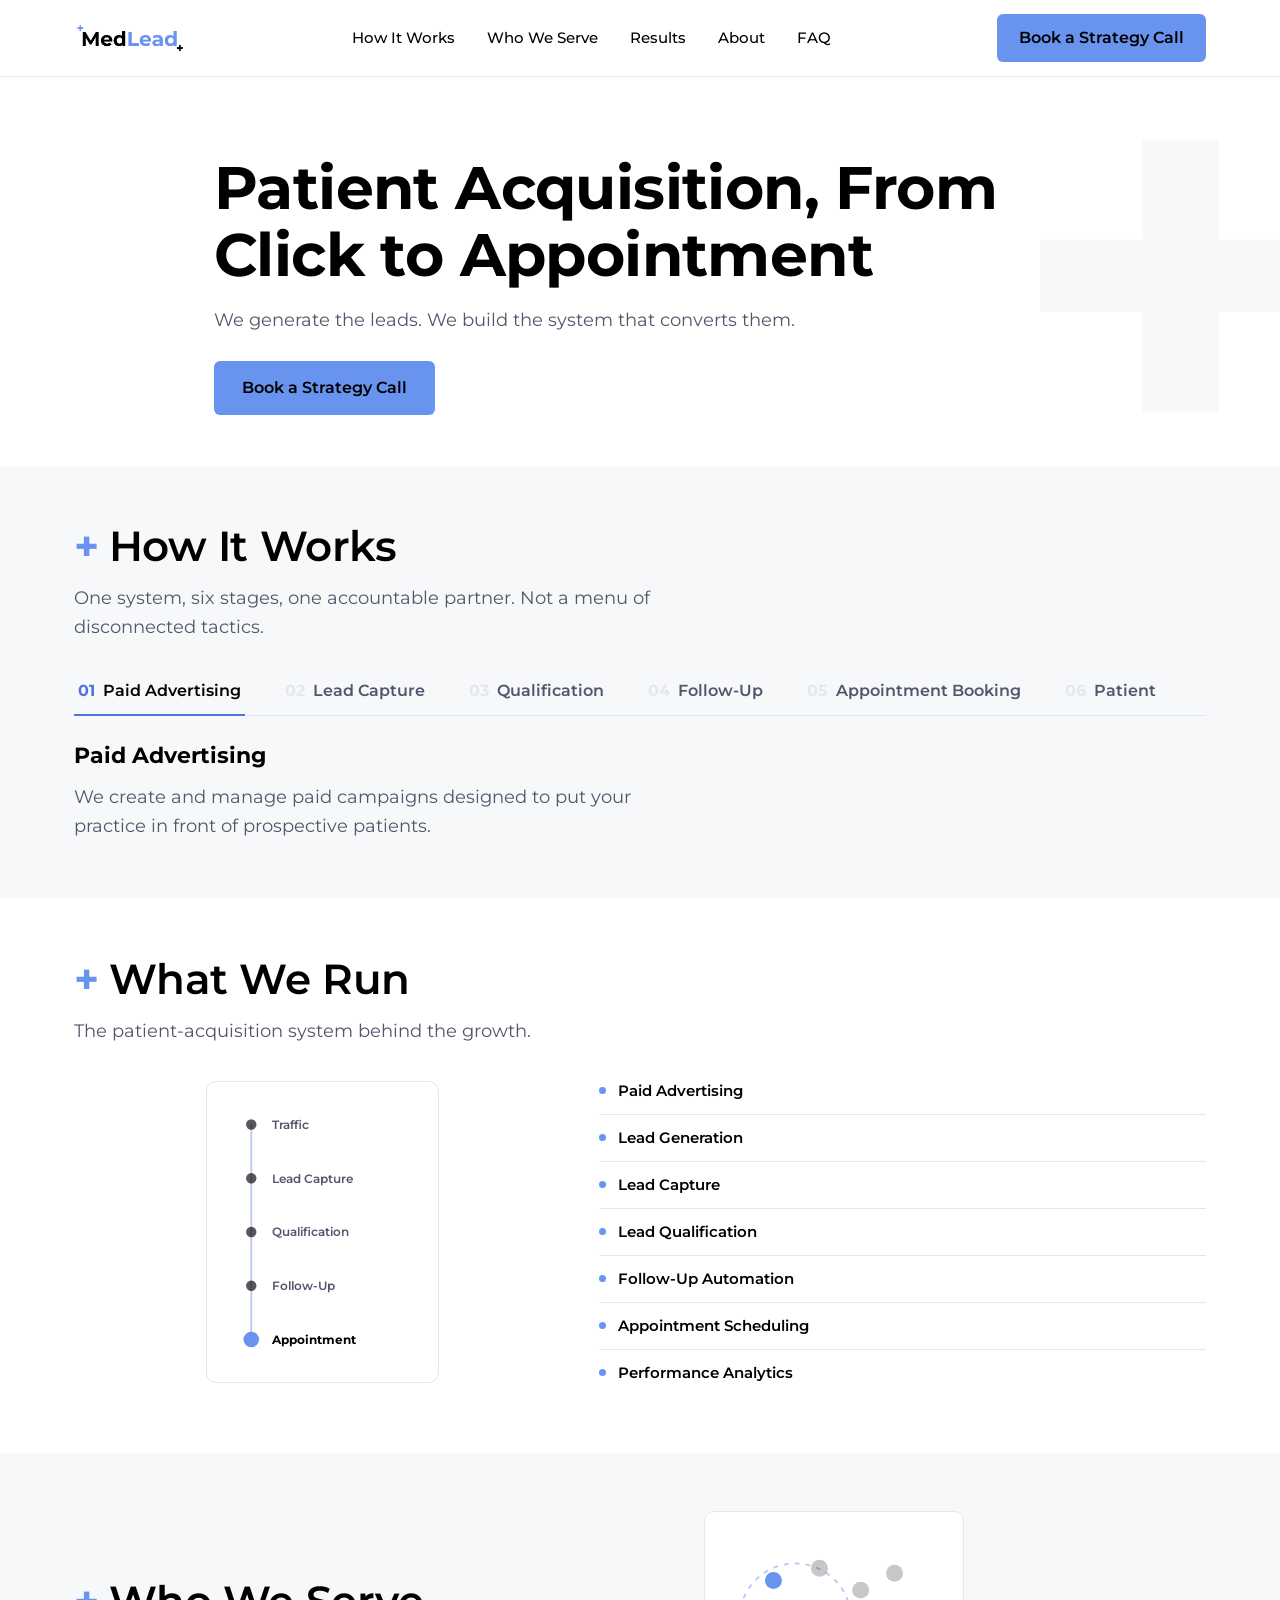
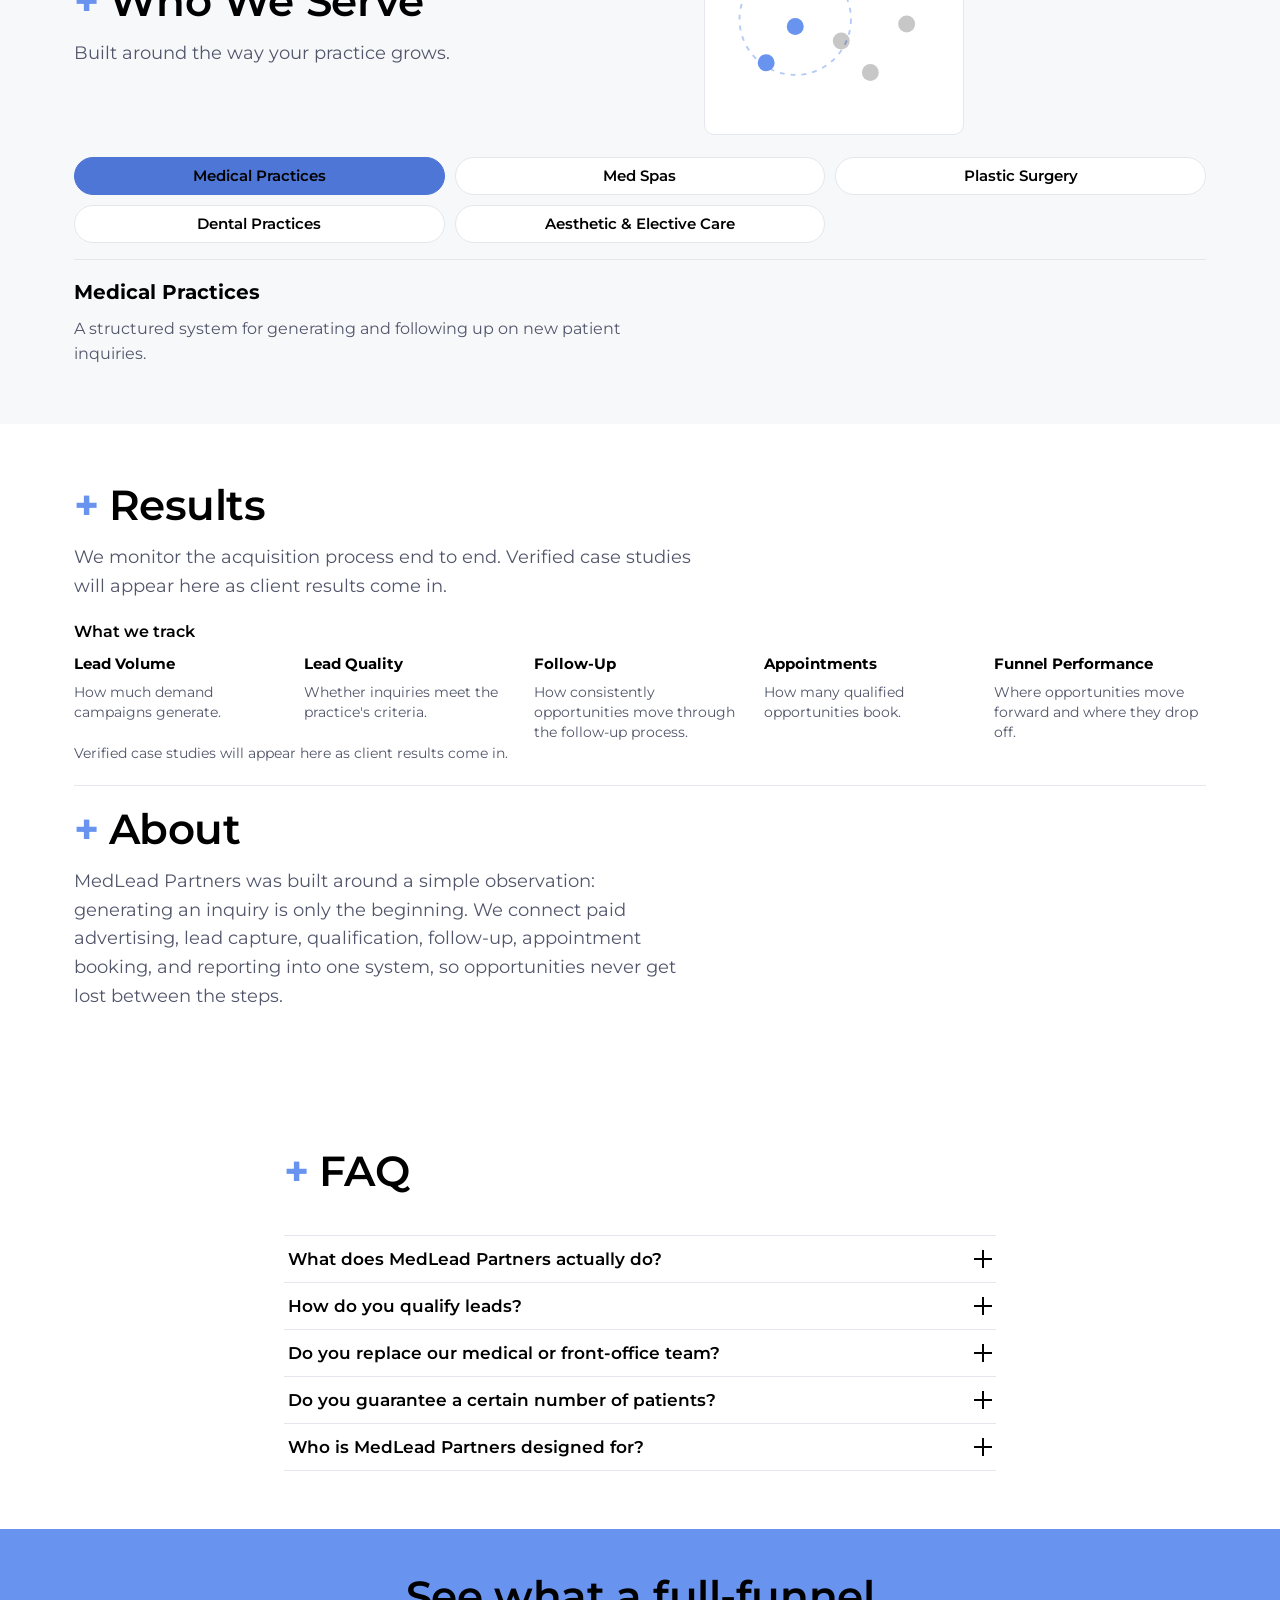
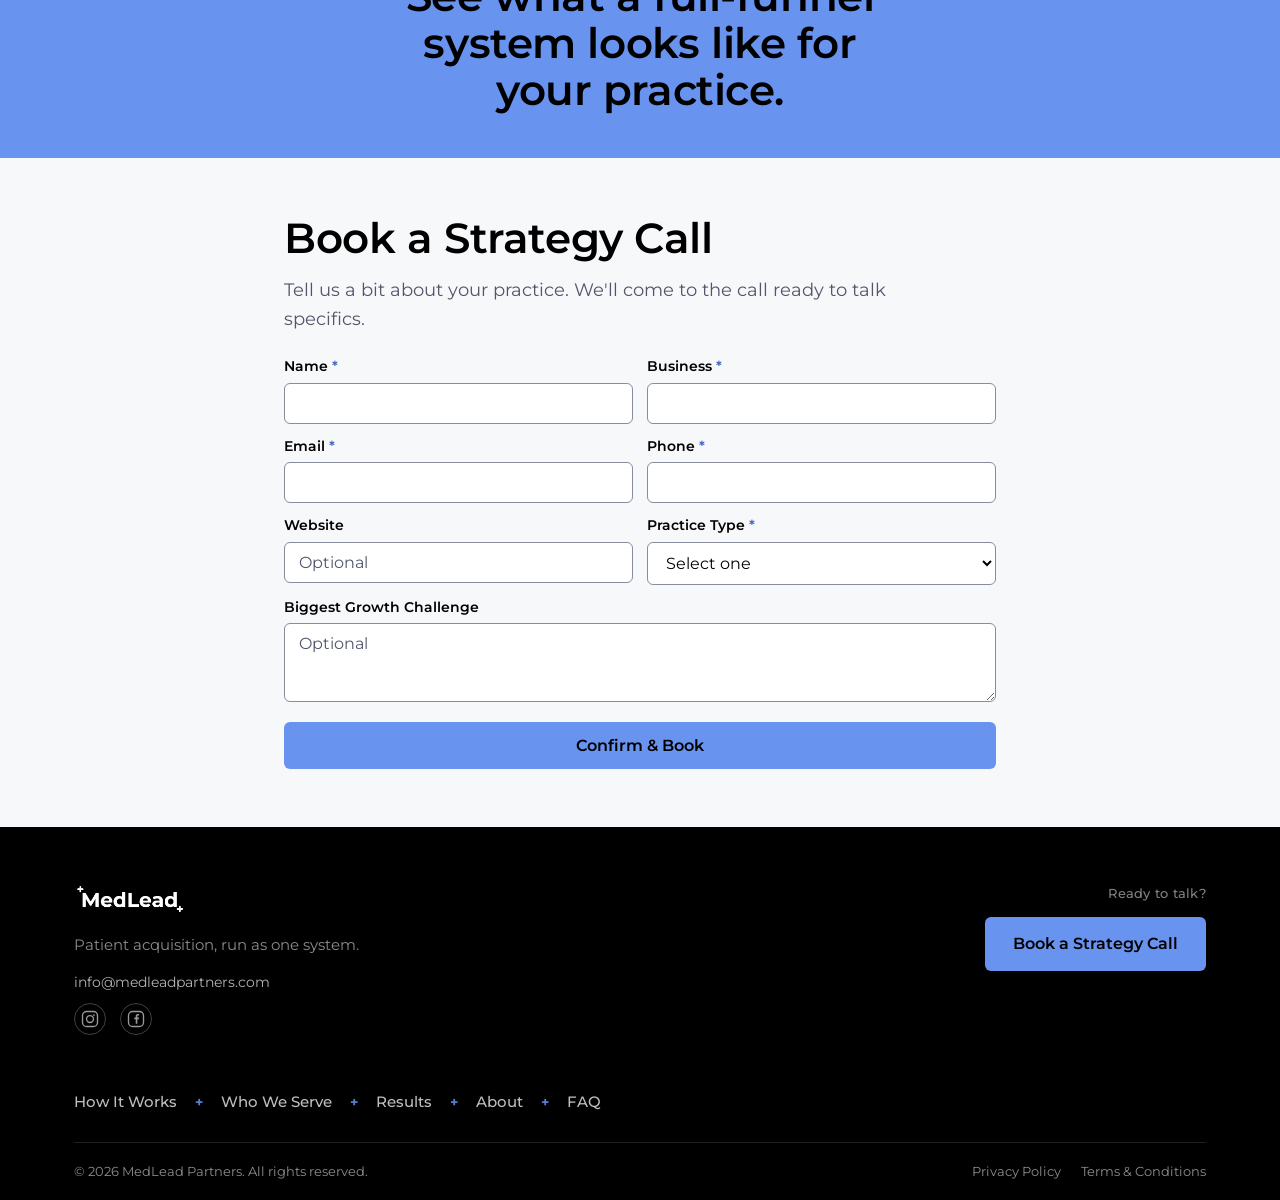
<file: index.html>
<!DOCTYPE html>
<html lang="en">
<head>
<meta charset="UTF-8">
<meta name="viewport" content="width=device-width, initial-scale=1.0, viewport-fit=cover">
<title>MedLead Partners</title>
<meta name="description" content="MedLead Partners generates new patient leads through paid advertising and runs the system that captures, qualifies, follows up with, and moves those leads toward an appointment.">
<meta name="robots" content="index, follow">
<link rel="canonical" href="https://www.medleadpartners.com/">

<!-- Open Graph / social link preview. -->
<meta property="og:type" content="website">
<meta property="og:site_name" content="MedLead Partners">
<meta property="og:url" content="https://www.medleadpartners.com/">
<meta property="og:title" content="MedLead Partners | Patient Acquisition">
<meta property="og:description" content="MedLead Partners generates new patient leads through paid advertising and runs the system that captures, qualifies, follows up with, and moves those leads toward an appointment.">
<meta property="og:image" content="https://www.medleadpartners.com/assets/logo.png">
<meta name="twitter:card" content="summary_large_image">
<meta name="twitter:title" content="MedLead Partners | Patient Acquisition">
<meta name="twitter:description" content="MedLead Partners generates new patient leads through paid advertising and runs the system that captures, qualifies, follows up with, and moves those leads toward an appointment.">
<meta name="twitter:image" content="https://www.medleadpartners.com/assets/logo.png">

<link rel="icon" type="image/png" href="assets/favicon.png">
<link rel="apple-touch-icon" href="assets/apple-touch-icon.png">
<link rel="preconnect" href="https://fonts.googleapis.com">
<link rel="preconnect" href="https://fonts.gstatic.com" crossorigin>
<link href="https://fonts.googleapis.com/css2?family=Montserrat:wght@400;500;600;700;800&display=swap" rel="stylesheet">
<!-- Calendly's stylesheet for the real, inline scheduling widget used in the
     booking flow (see #book section). This is the one additional external
     dependency the real Calendly integration requires. -->
<link href="https://assets.calendly.com/assets/external/widget.css" rel="stylesheet">
<link rel="stylesheet" href="styles.css">
</head>
<body>

  <header class="site-header" id="site-header">
    <div class="container nav-inner">
      <a href="#home" class="logo-link" aria-label="MedLead Partners home">
        <img src="assets/logo.png" alt="MedLead Partners logo" class="logo-img" width="112" height="32">
      </a>
      <nav class="primary-nav" id="primary-nav" aria-label="Primary">
        <a href="#how-it-works" class="">How It Works</a>
        <a href="#who-we-serve" class="">Who We Serve</a>
        <a href="#results" class="">Results</a>
        <a href="#about" class="">About</a>
        <a href="#faq" class="">FAQ</a>
      </nav>
      <a href="#book" class="btn btn-primary nav-cta">Book a Strategy Call</a>
      <button class="menu-toggle" id="menu-toggle" aria-label="Open menu" aria-expanded="false" aria-controls="mobile-menu">
        <span></span><span></span><span></span>
      </button>
    </div>
    <div class="mobile-menu" id="mobile-menu">
      <a href="#how-it-works" class="">How It Works</a>
        <a href="#who-we-serve" class="">Who We Serve</a>
        <a href="#results" class="">Results</a>
        <a href="#about" class="">About</a>
        <a href="#faq" class="">FAQ</a>
      <a href="#book" class="btn btn-primary mobile-cta">Book a Strategy Call</a>
    </div>
  </header>

  <main>
    <section class="hero" id="home" data-nav-section>
      <div class="hero-watermark" aria-hidden="true">+</div>
      <div class="container hero-inner">
        <h1>Patient Acquisition, From Click to Appointment</h1>
        <p class="hero-sub">We generate the leads. We build the system that converts them.</p>
        <div class="hero-actions">
          <!-- CTA target comes from content.py's BOOKING_HREF. It currently points to the
               in-page booking form at #book, which is live and functional now. Update
               BOOKING_HREF in content.py once a real Calendly/booking URL exists. -->
          <a href="#book" class="btn btn-primary">Book a Strategy Call</a>
        </div>
      </div>
    </section>

    <section class="section section-tint" id="how-it-works" data-nav-section>
      <div class="container">
        <div class="section-head">
          <h2 class="marker"><span class="plus">+</span> How It Works</h2>
          <p class="section-intro">One system, six stages, one accountable partner. Not a menu of disconnected tactics.</p>
        </div>

        <div class="stage-tabs" role="tablist" aria-label="Patient acquisition system stages">
          <button class="stage-tab" data-title="Paid Advertising" data-text="We create and manage paid campaigns designed to put your practice in front of prospective patients." role="tab"><span class="num">01</span>Paid Advertising</button>
          <button class="stage-tab" data-title="Lead Capture" data-text="We turn campaign-driven interest into identifiable leads your practice can act on." role="tab"><span class="num">02</span>Lead Capture</button>
          <button class="stage-tab" data-title="Qualification" data-text="We organize and qualify incoming leads according to the criteria established with your practice." role="tab"><span class="num">03</span>Qualification</button>
          <button class="stage-tab" data-title="Follow-Up" data-text="New leads enter a structured follow-up process so opportunities do not get lost after the initial inquiry." role="tab"><span class="num">04</span>Follow-Up</button>
          <button class="stage-tab" data-title="Appointment Booking" data-text="We move qualified leads toward a scheduled consultation through the practice's booking process." role="tab"><span class="num">05</span>Appointment Booking</button>
          <button class="stage-tab" data-title="Patient" data-text="Your practice takes over the patient relationship and delivers the care." role="tab"><span class="num">06</span>Patient</button>
        </div>

        <div class="stage-panel">
          <div class="stage-panel-title" id="stage-panel-title">Paid Advertising</div>
          <p class="stage-panel-text" id="stage-panel-text">We create and manage paid campaigns designed to put your practice in front of prospective patients.</p>
        </div>
      </div>
    </section>

    <section class="section" id="services">
      <div class="container">
        <div class="section-head">
          <h2 class="marker"><span class="plus">+</span> What We Run</h2>
          <p class="section-intro">The patient-acquisition system behind the growth.</p>
        </div>
        <div class="services-system">
          <div class="graphic-panel services-system-visual"><svg viewBox="0 0 220 300" role="img" aria-label="The five stages MedLead Partners runs: traffic, lead capture, qualification, follow-up, and appointment">
        <line x1="28" y1="26" x2="28" y2="274" stroke="#E4E7EE" stroke-width="2"/>
        <line x1="28" y1="26" x2="28" y2="274" stroke="#6893EF" stroke-width="2" opacity="0.35"/>
        <circle cx="28" cy="26" r="6" fill="#000" opacity="0.65"/><text x="52" y="31" font-size="14" font-weight="600" fill="#52566B">Traffic</text><circle cx="28" cy="88" r="6" fill="#000" opacity="0.65"/><text x="52" y="93" font-size="14" font-weight="600" fill="#52566B">Lead Capture</text><circle cx="28" cy="150" r="6" fill="#000" opacity="0.65"/><text x="52" y="155" font-size="14" font-weight="600" fill="#52566B">Qualification</text><circle cx="28" cy="212" r="6" fill="#000" opacity="0.65"/><text x="52" y="217" font-size="14" font-weight="600" fill="#52566B">Follow-Up</text><circle cx="28" cy="274" r="9" fill="#6893EF" opacity="1"/><text x="52" y="279" font-size="14" font-weight="700" fill="#000">Appointment</text>
      </svg></div>
          <ul class="service-pills">
            <li class="service-pill"><span class="service-pill-dot" aria-hidden="true"></span>Paid Advertising</li>
          <li class="service-pill"><span class="service-pill-dot" aria-hidden="true"></span>Lead Generation</li>
          <li class="service-pill"><span class="service-pill-dot" aria-hidden="true"></span>Lead Capture</li>
          <li class="service-pill"><span class="service-pill-dot" aria-hidden="true"></span>Lead Qualification</li>
          <li class="service-pill"><span class="service-pill-dot" aria-hidden="true"></span>Follow-Up Automation</li>
          <li class="service-pill"><span class="service-pill-dot" aria-hidden="true"></span>Appointment Scheduling</li>
          <li class="service-pill"><span class="service-pill-dot" aria-hidden="true"></span>Performance Analytics</li>
          </ul>
        </div>
      </div>
    </section>

    <section class="section section-tint" id="who-we-serve" data-nav-section>
      <div class="container">
        <div class="head-split">
          <div>
            <h2 class="marker"><span class="plus">+</span> Who We Serve</h2>
            <p class="section-intro">Built around the way your practice grows.</p>
          </div>
          <div class="graphic-panel head-split-visual"><svg viewBox="0 0 180 150" role="img" aria-label="Abstract diagram of practice types, with a matched segment highlighted">
        <circle cx="58" cy="72" r="46" fill="none" stroke="#6893EF" stroke-width="1.5" stroke-dasharray="4 5" opacity="0.5"/>
        <circle cx="40" cy="40" r="7" fill="#6893EF" opacity="1"/>
        <circle cx="78" cy="30" r="7" fill="#000" opacity="0.22"/>
        <circle cx="112" cy="48" r="7" fill="#000" opacity="0.22"/>
        <circle cx="58" cy="78" r="7" fill="#6893EF" opacity="1"/>
        <circle cx="96" cy="90" r="7" fill="#000" opacity="0.22"/>
        <circle cx="140" cy="34" r="7" fill="#000" opacity="0.22"/>
        <circle cx="150" cy="76" r="7" fill="#000" opacity="0.22"/>
        <circle cx="34" cy="108" r="7" fill="#6893EF" opacity="1"/>
        <circle cx="120" cy="116" r="7" fill="#000" opacity="0.22"/>
      </svg></div>
        </div>

        <div class="practice-pills" role="tablist" aria-label="Practice types MedLead Partners serves">
          <button class="practice-pill" data-title="Medical Practices" data-text="A structured system for generating and following up on new patient inquiries.">Medical Practices</button>
          <button class="practice-pill" data-title="Med Spas" data-text="High frequency visits where fast follow up fills the calendar.">Med Spas</button>
          <button class="practice-pill" data-title="Plastic Surgery" data-text="Longer decision windows call for structured, ongoing follow up.">Plastic Surgery</button>
          <button class="practice-pill" data-title="Dental Practices" data-text="A more organized system for new patient inquiries.">Dental Practices</button>
          <button class="practice-pill" data-title="Aesthetic &amp; Elective Care" data-text="Any practice where a booked patient has real, defined value.">Aesthetic &amp; Elective Care</button>
        </div>

        <div class="practice-panel">
          <div class="practice-panel-title" id="practice-panel-title">Medical Practices</div>
          <p class="practice-panel-text" id="practice-panel-text">A structured system for generating and following up on new patient inquiries.</p>
        </div>
      </div>
    </section>

    <section class="section">
      <div class="container">
        <div id="results" class="section-head" data-nav-section>
          <h2 class="marker"><span class="plus">+</span> Results</h2>
          <p class="section-intro">We monitor the acquisition process end to end. Verified case studies will appear here as client results come in.</p>
        </div>

        <h3 class="track-heading">What we track</h3>
        <div class="track-grid">
          <div class="track-item"><div class="track-label">Lead Volume</div><p class="track-text">How much demand campaigns generate.</p></div>
          <div class="track-item"><div class="track-label">Lead Quality</div><p class="track-text">Whether inquiries meet the practice's criteria.</p></div>
          <div class="track-item"><div class="track-label">Follow-Up</div><p class="track-text">How consistently opportunities move through the follow-up process.</p></div>
          <div class="track-item"><div class="track-label">Appointments</div><p class="track-text">How many qualified opportunities book.</p></div>
          <div class="track-item"><div class="track-label">Funnel Performance</div><p class="track-text">Where opportunities move forward and where they drop off.</p></div>
        </div>

        <p class="proof-note">Verified case studies will appear here as client results come in.</p>
        <div class="proof-single"></div>

        <div class="results-divider"></div>

        <div id="about" class="section-head" data-nav-section>
          <h2 class="marker"><span class="plus">+</span> About</h2>
          <p class="section-intro">MedLead Partners was built around a simple observation: generating an inquiry is only the beginning. We connect paid advertising, lead capture, qualification, follow-up, appointment booking, and reporting into one system, so opportunities never get lost between the steps.</p>
        </div>
      </div>
    </section>

    <section class="section" id="faq" data-nav-section>
      <div class="container container-narrow">
        <div class="section-head">
          <h2 class="marker"><span class="plus">+</span> FAQ</h2>
        </div>
        <div class="reveal-list no-nums" data-single-open>
          <div class="reveal-item">
            <button class="reveal-trigger" aria-expanded="false"><span class="reveal-label">What does MedLead Partners actually do?</span><span class="reveal-icon" aria-hidden="true"></span></button>
            <div class="reveal-panel"><div class="reveal-panel-inner"><p>We generate new patient leads through paid advertising and run the acquisition system around those leads: lead capture, structural qualification, follow-up, appointment booking, and performance reporting. We are not simply managing leads your practice has already generated.</p></div></div>
          </div>
          <div class="reveal-item">
            <button class="reveal-trigger" aria-expanded="false"><span class="reveal-label">How do you qualify leads?</span><span class="reveal-icon" aria-hidden="true"></span></button>
            <div class="reveal-panel"><div class="reveal-panel-inner"><p>Structurally only. We check location, insurance status, and availability against your practice's own rules. We never apply medical judgment.</p></div></div>
          </div>
          <div class="reveal-item">
            <button class="reveal-trigger" aria-expanded="false"><span class="reveal-label">Do you replace our medical or front-office team?</span><span class="reveal-icon" aria-hidden="true"></span></button>
            <div class="reveal-panel"><div class="reveal-panel-inner"><p>No. Your practice remains responsible for the patient relationship and healthcare delivery. We focus on generating and moving new patient opportunities through the acquisition process.</p></div></div>
          </div>
          <div class="reveal-item">
            <button class="reveal-trigger" aria-expanded="false"><span class="reveal-label">Do you guarantee a certain number of patients?</span><span class="reveal-icon" aria-hidden="true"></span></button>
            <div class="reveal-panel"><div class="reveal-panel-inner"><p>No. We do not promise a specific number of patients or revenue. We focus on building and optimizing the acquisition system and measuring what happens throughout the funnel.</p></div></div>
          </div>
          <div class="reveal-item">
            <button class="reveal-trigger" aria-expanded="false"><span class="reveal-label">Who is MedLead Partners designed for?</span><span class="reveal-icon" aria-hidden="true"></span></button>
            <div class="reveal-panel"><div class="reveal-panel-inner"><p>Medical practices, med spas, plastic surgery, dental practices, and aesthetic or elective care businesses. Practices where a booked patient has clear, defined value.</p></div></div>
          </div>
        </div>
      </div>
    </section>

    <section class="final-cta">
      <div class="container">
        <h2>See what a full-funnel system looks like for your practice.</h2>
      </div>
    </section>

    <!-- Booking flow: three mutually-exclusive steps, one visible at a time.
         Only #booking-step-form is ever a claim-free contact form. Step 2
         opens the REAL Calendly scheduler (content.py CALENDLY_URL) inline;
         opening it is not a booking confirmation. Step 3 (the only step
         that says a call is scheduled) renders only after Calendly itself
         fires "calendly.event_scheduled" — see initBookingFlow() in
         template.js. data-calendly-url is the single source of truth the
         JS reads from, so the URL only has to change in content.py. -->
    <section class="section section-tint" id="book" data-calendly-url="https://calendly.com/medleadpartners">
      <div class="container container-narrow">

        <div class="booking-step" id="booking-step-form">
          <div class="section-head">
            <h2>Book a Strategy Call</h2>
            <p class="section-intro">Tell us a bit about your practice. We'll come to the call ready to talk specifics.</p>
          </div>

          <form class="lead-form" id="lead-form" novalidate>
            <!-- Honeypot spam-protection field: invisible to real visitors (CSS + tabindex="-1"),
                 but a plain, generic-looking form field to automated bots that fill in every
                 input they find. If it comes back non-empty, initBookingFlow() in template.js
                 silently blocks the submission rather than opening the scheduler. -->
            <div class="hp-field" aria-hidden="true">
              <label for="hp-website">Leave this field blank</label>
              <input type="text" id="hp-website" name="hp-website" tabindex="-1" autocomplete="off">
            </div>
            <div class="form-row">
              <div class="field"><label for="name">Name <span class="req">*</span></label><input type="text" id="name" name="name" required autocomplete="name" maxlength="100"></div>
              <div class="field"><label for="business">Business <span class="req">*</span></label><input type="text" id="business" name="business" required autocomplete="organization" maxlength="120"></div>
            </div>
            <div class="form-row">
              <div class="field"><label for="email">Email <span class="req">*</span></label><input type="email" id="email" name="email" required autocomplete="email" maxlength="200"></div>
              <div class="field"><label for="phone">Phone <span class="req">*</span></label><input type="tel" id="phone" name="phone" required autocomplete="tel" inputmode="tel" pattern="[0-9\s\-\+\(\)]{7,20}" maxlength="20"></div>
            </div>
            <div class="form-row">
              <div class="field"><label for="website">Website</label><input type="url" id="website" name="website" placeholder="Optional" autocomplete="url" maxlength="200"></div>
              <div class="field">
                <label for="practice-type">Practice Type <span class="req">*</span></label>
                <select id="practice-type" name="practice-type" required>
                  <option value="" selected disabled>Select one</option>
                  <option value="medical">Medical Practice</option>
                <option value="med-spa">Med Spa</option>
                <option value="plastic-surgery">Plastic Surgery</option>
                <option value="dental">Dental Practice</option>
                <option value="aesthetic-elective">Aesthetic &amp; Elective Care</option>
                <option value="other">Other</option>
                </select>
              </div>
            </div>
            <div class="field"><label for="challenge">Biggest Growth Challenge</label><textarea id="challenge" name="challenge" rows="3" placeholder="Optional" maxlength="1000"></textarea></div>
            <button type="submit" class="btn btn-primary btn-full">Confirm &amp; Book</button>
            <!-- DEV NOTE (not shown to visitors): this form's details currently stay in the
                 browser only (used to prefill Calendly in Step 2). Wire the submit handler in
                 template.js (initBookingFlow) to a real CRM/email endpoint once one exists, so
                 practice details are captured even if a visitor doesn't finish scheduling. -->
          </form>
        </div>

        <div class="booking-step" id="booking-step-schedule" hidden tabindex="-1">
          <div class="section-head">
            <h2>Choose a Time</h2>
            <p class="section-intro">Thanks — your details are saved. Pick a time below to confirm your strategy call.</p>
          </div>
          <div class="calendly-container calendly-inline-widget" id="calendly-container">
            <p class="calendly-loading-note">Loading the scheduler&hellip;</p>
          </div>
          <div class="calendly-fallback" id="calendly-fallback" hidden>
            <p class="calendly-fallback-text">Having trouble loading the scheduler above?</p>
            <a href="https://calendly.com/medleadpartners" target="_blank" rel="noopener noreferrer" class="btn btn-secondary calendly-fallback-btn">Open Scheduler in a New Tab</a>
          </div>
        </div>

        <div class="form-success booking-step" id="booking-step-confirmed" hidden tabindex="-1">
          <h3>Strategy Call Scheduled</h3>
          <p>Your strategy call with MedLead Partners has been scheduled. We'll see you then.</p>
        </div>

      </div>
    </section>
  </main>

<!-- Calendly's widget script powers the real inline scheduler in Step 2 above (initBookingFlow
     in template.js calls window.Calendly.initInlineWidget once the lead form validates).
     onerror sets a flag so initBookingFlow can show the fallback link immediately if the
     script itself is blocked (ad blocker, corporate network) rather than waiting out the
     full timeout meant for "script loaded but the embed still didn't render" cases. -->
<script src="https://assets.calendly.com/assets/external/widget.js" onerror="window.__calendlyLoadFailed = true;"></script>

  <button id="back-to-top" class="back-to-top" aria-label="Back to top">
    <svg viewBox="0 0 24 24" width="18" height="18" fill="none" aria-hidden="true"><path d="M12 19V5M5 12l7-7 7 7" stroke="currentColor" stroke-width="2" stroke-linecap="round" stroke-linejoin="round"/></svg>
  </button>

  <a href="#book" class="floating-cta" id="floating-cta">
    <span>Book a Strategy Call</span>
  </a>

  <footer class="site-footer">
    <div class="container">
      <div class="footer-top">
        <div class="footer-brand-block">
          <img src="assets/logo.png" alt="MedLead Partners logo" class="footer-logo-lg" width="112" height="32">
          <p class="footer-tagline">Patient acquisition, run as one system.</p>
          <div class="footer-contact-line"><a href="mailto:info@medleadpartners.com">info@medleadpartners.com</a></div>
          <div class="footer-social"><a href="https://www.instagram.com/medleadpartners/" class="footer-social-icon" target="_blank" rel="noopener noreferrer" aria-label="MedLead Partners on Instagram"><svg viewBox="0 0 24 24" width="18" height="18" fill="none" aria-hidden="true"><rect x="2" y="2" width="20" height="20" rx="5.5" stroke="currentColor" stroke-width="1.8"/><circle cx="12" cy="12" r="4.6" stroke="currentColor" stroke-width="1.8"/><circle cx="17.3" cy="6.7" r="1.15" fill="currentColor"/></svg></a> <a href="https://www.facebook.com/MedLeadPartners/" class="footer-social-icon" target="_blank" rel="noopener noreferrer" aria-label="MedLead Partners on Facebook"><svg viewBox="0 0 24 24" width="18" height="18" fill="none" aria-hidden="true"><rect x="2" y="2" width="20" height="20" rx="5.5" stroke="currentColor" stroke-width="1.8"/><path d="M13.8 18.2V12.4H15.75L16.05 10.05H13.8V8.55C13.8 7.89 13.98 7.44 14.93 7.44H16.13V5.34C15.93 5.31 15.24 5.25 14.44 5.25C12.77 5.25 11.62 6.27 11.62 8.14V10.05H9.75V12.4H11.62V18.2H13.8Z" fill="currentColor"/></svg></a></div>
        </div>
        <div class="footer-cta-block">
          <span class="footer-cta-label">Ready to talk?</span>
          <a href="#book" class="btn btn-primary">Book a Strategy Call</a>
        </div>
      </div>

      <nav class="footer-nav-row">
        <a href="#how-it-works">How It Works</a> <span class="footer-nav-sep" aria-hidden="true">+</span> <a href="#who-we-serve">Who We Serve</a> <span class="footer-nav-sep" aria-hidden="true">+</span> <a href="#results">Results</a> <span class="footer-nav-sep" aria-hidden="true">+</span> <a href="#about">About</a> <span class="footer-nav-sep" aria-hidden="true">+</span> <a href="#faq">FAQ</a>
      </nav>

      <div class="footer-divider"></div>

      <div class="footer-bottom-row">
        <p>&copy; <span id="year"></span> MedLead Partners. All rights reserved.</p>
        <div class="footer-legal">
          <a href="privacy.html">Privacy Policy</a>
          <a href="terms.html">Terms &amp; Conditions</a>
        </div>
      </div>
    </div>
  </footer>

<script src="script.js"></script>
</body>
</html>
</file>
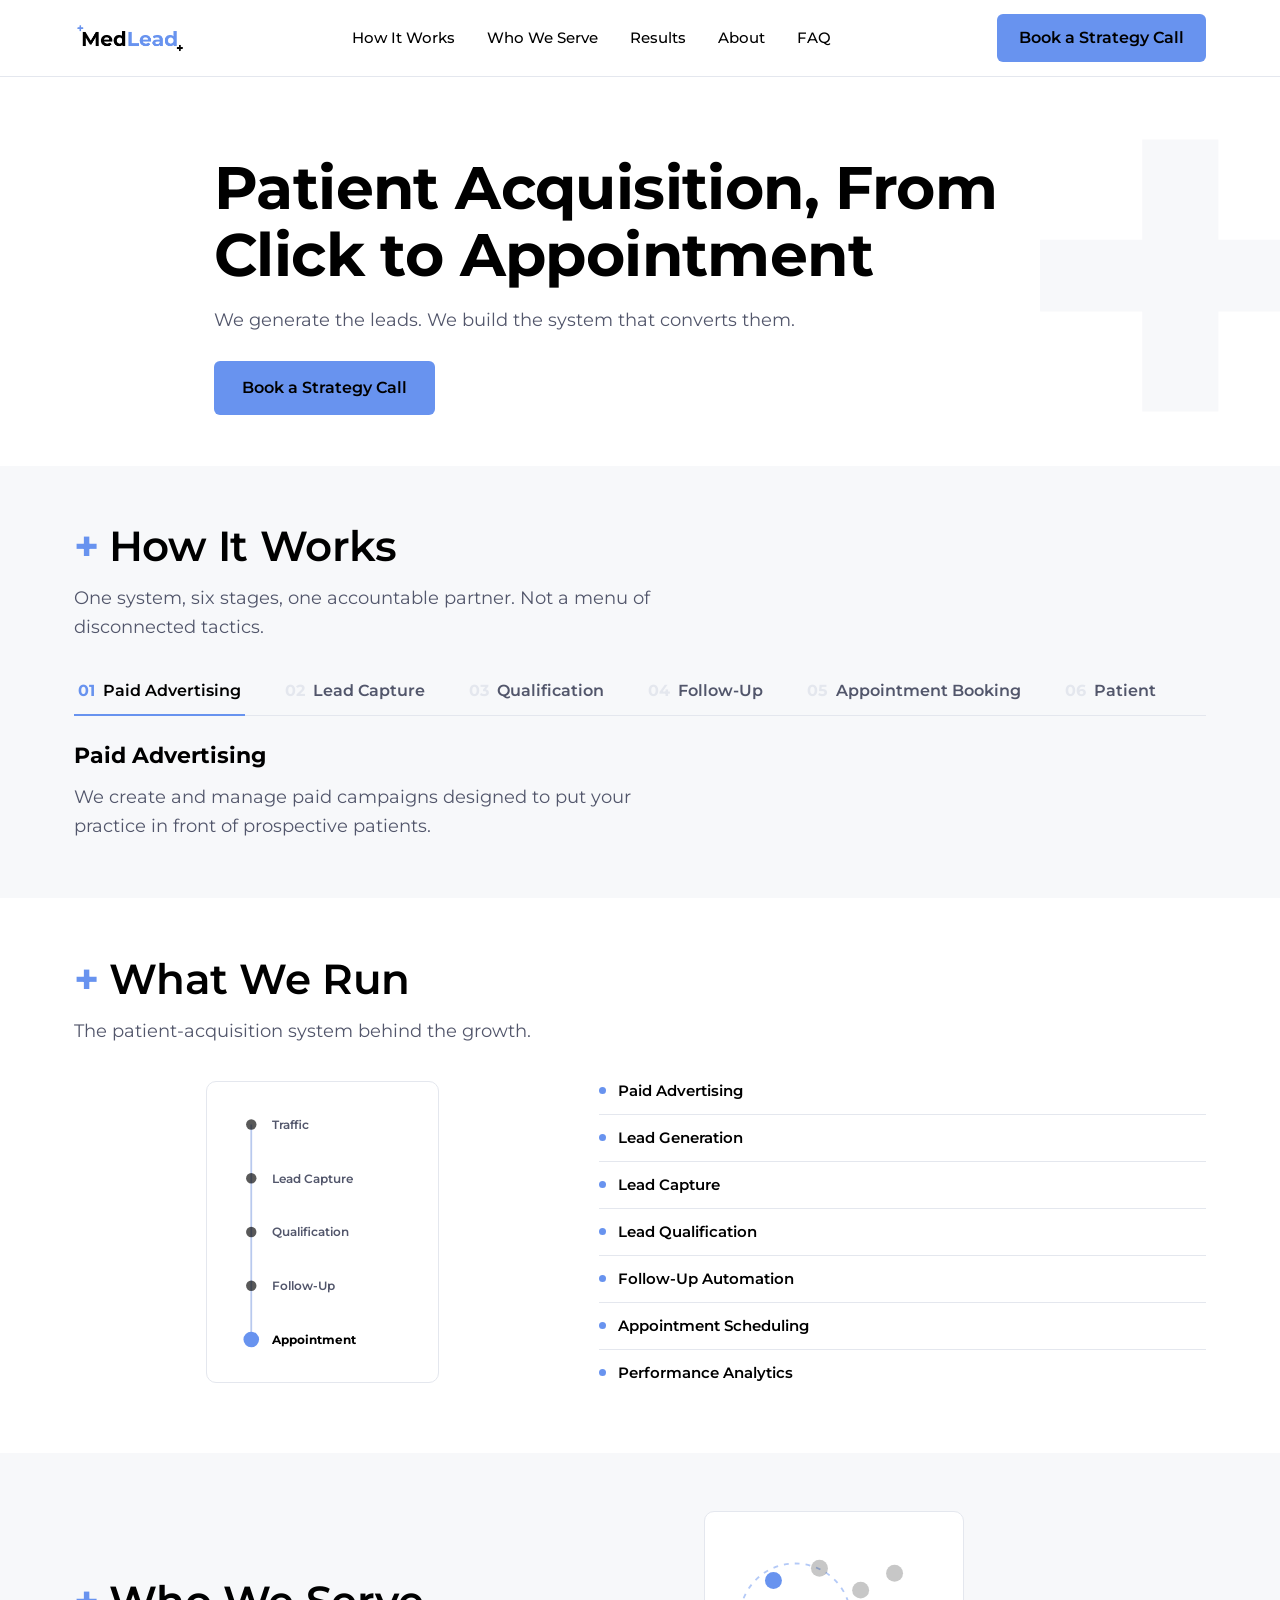
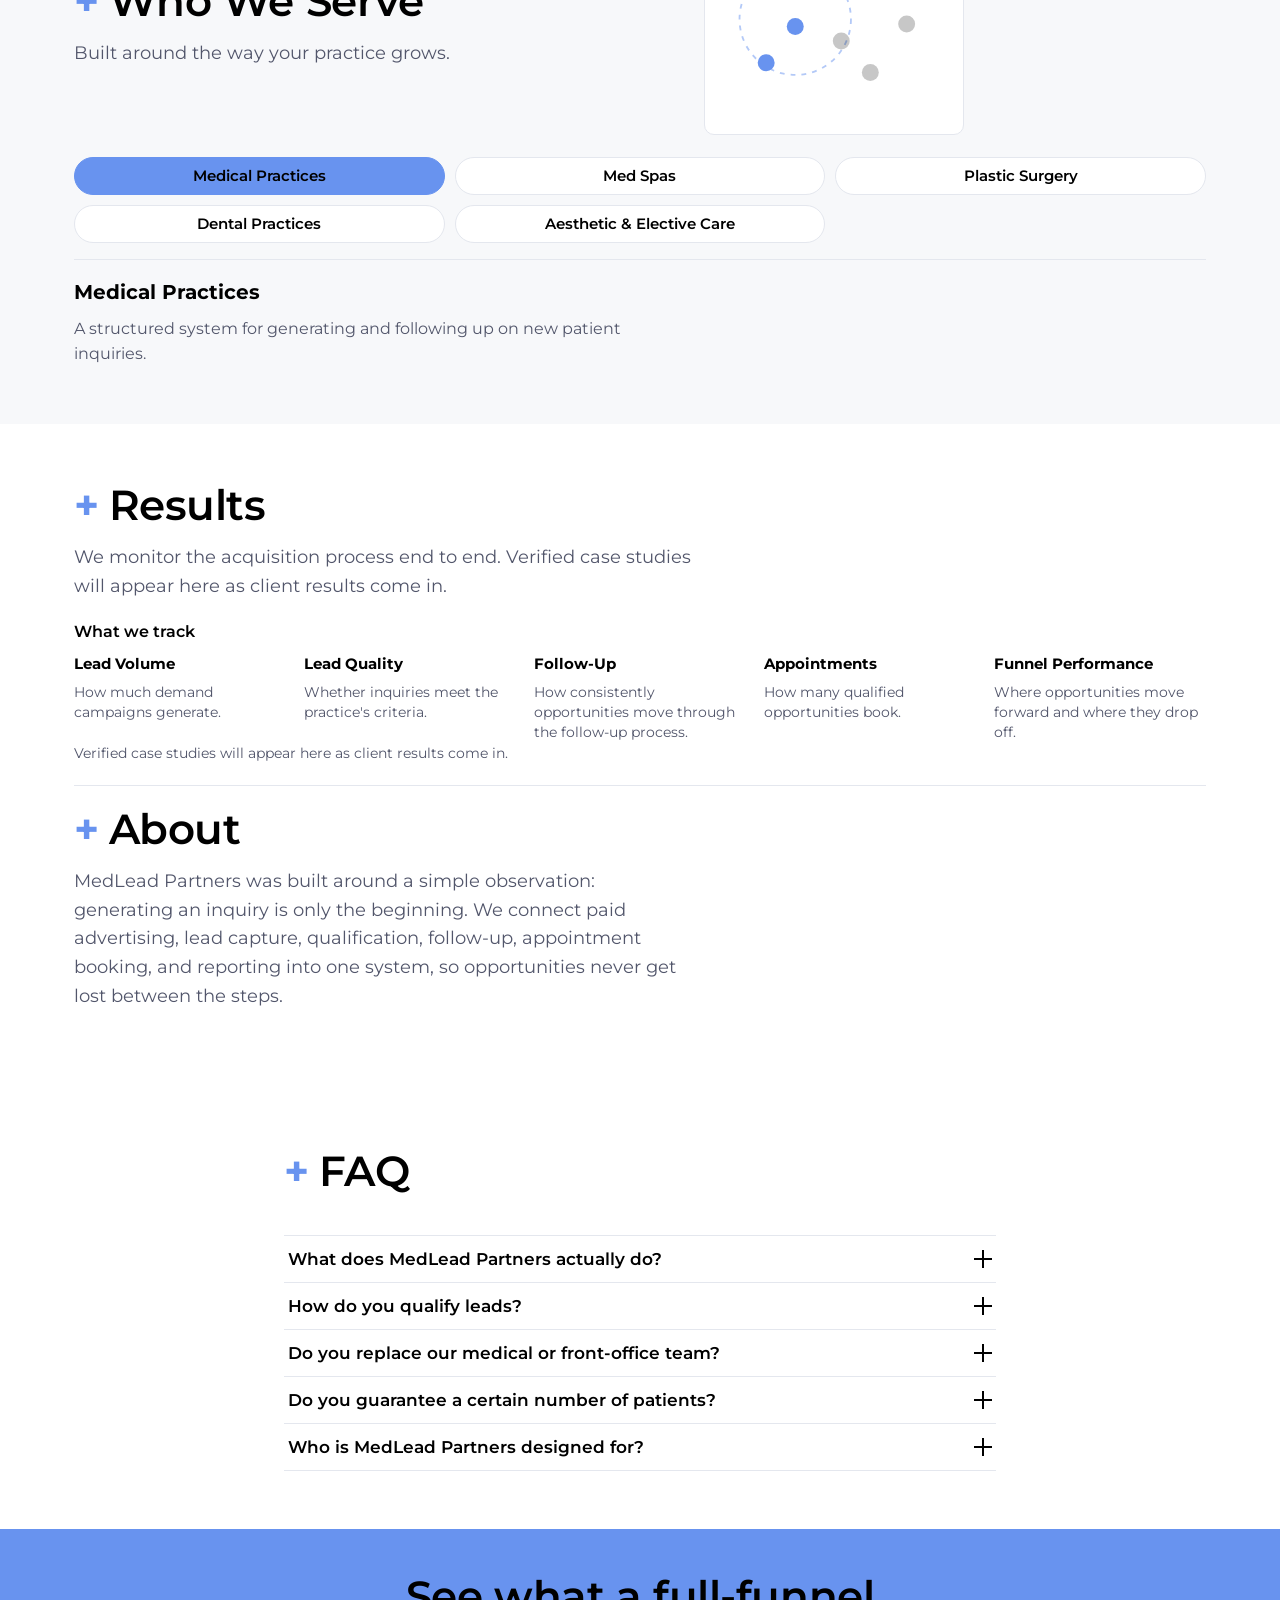
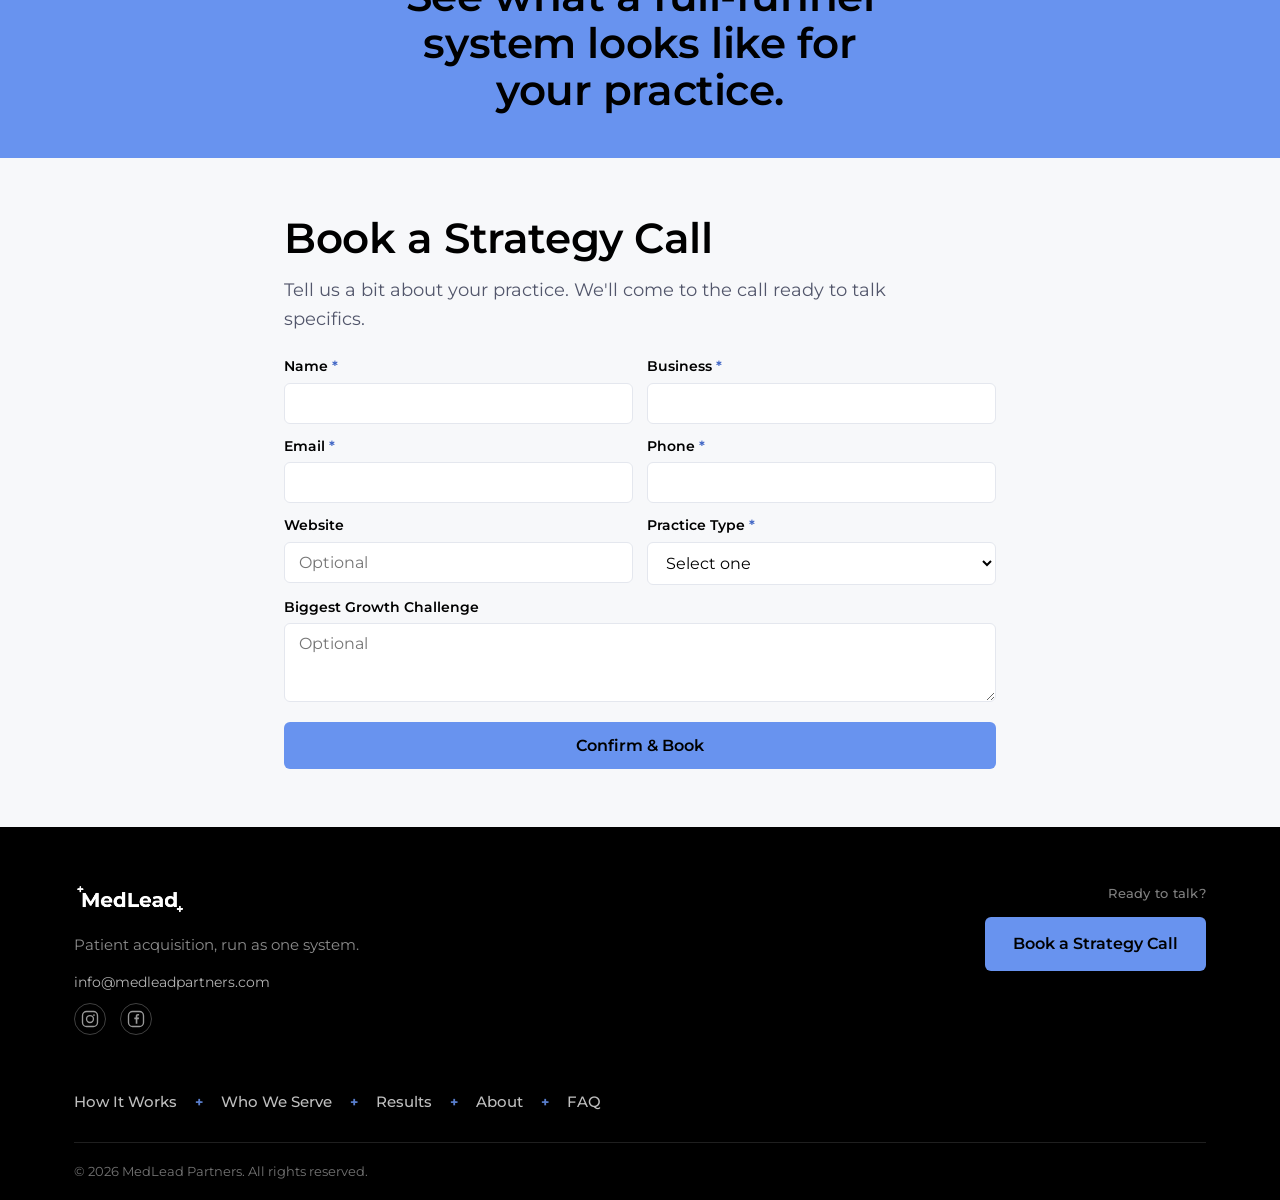
<file: source/index.html>
<!DOCTYPE html>
<html lang="en">
<head>
<meta charset="UTF-8">
<meta name="viewport" content="width=device-width, initial-scale=1.0, viewport-fit=cover">
<title>Home - MedLead Partners</title>
<meta name="description" content="MedLead Partners generates new patient leads through paid advertising and runs the system that captures, qualifies, follows up with, and moves those leads toward an appointment.">

<!-- Open Graph / social link preview foundation.
     og:image is embedded as the actual brand logo (base64) so the foundation works today;
     once the site is hosted, replace it with a hosted absolute image URL. Most link-preview
     crawlers (Slack, iMessage, LinkedIn, etc.) will not fetch a base64 data URI. -->
<meta property="og:type" content="website">
<meta property="og:site_name" content="MedLead Partners">
<meta property="og:title" content="MedLead Partners | Patient Acquisition">
<meta property="og:description" content="MedLead Partners generates new patient leads through paid advertising and runs the system that captures, qualifies, follows up with, and moves those leads toward an appointment.">
<meta property="og:image" content="[data-uri]">
<meta name="twitter:card" content="summary_large_image">
<meta name="twitter:title" content="MedLead Partners | Patient Acquisition">
<meta name="twitter:description" content="MedLead Partners generates new patient leads through paid advertising and runs the system that captures, qualifies, follows up with, and moves those leads toward an appointment.">
<meta name="twitter:image" content="[data-uri]">

<link rel="icon" type="image/png" href="[data-uri]">
<link rel="preconnect" href="https://fonts.googleapis.com">
<link rel="preconnect" href="https://fonts.gstatic.com" crossorigin>
<link href="https://fonts.googleapis.com/css2?family=Montserrat:wght@400;500;600;700;800&display=swap" rel="stylesheet">
<!-- Calendly's stylesheet for the real, inline scheduling widget used in the
     booking flow (see #book section). This is the one additional external
     dependency the real Calendly integration requires. -->
<link href="https://assets.calendly.com/assets/external/widget.css" rel="stylesheet">
<style>
/* ==========================================================================
   MED LEAD PARTNERS — DESIGN SYSTEM v2 (editorial / interactive)
   Brand source of truth: Montserrat / #000000 / #6893EF
   ========================================================================== */

:root {
  --black: #000000;
  --white: #ffffff;
  --off-white: #f7f8fa;
  --blue: #6893ef;
  --blue-dark: #4d76d6;
  --blue-text: #3d63c4;
  --slate: #52566b;
  --border: #e4e7ee;

  --font: "Montserrat", -apple-system, BlinkMacSystemFont, sans-serif;

  --container: 1180px;
  --container-narrow: 760px;

  --radius: 10px;
  --radius-sm: 6px;

  --section-pad: clamp(36px, 4.5vw, 64px);
  --section-pad-mobile: 32px;
}

* { box-sizing: border-box; margin: 0; padding: 0; }
html { scroll-behavior: smooth; }

@media (prefers-reduced-motion: reduce) {
  html { scroll-behavior: auto; }
  *, *::before, *::after { animation-duration: 0.001ms !important; transition-duration: 0.001ms !important; }
}

body {
  font-family: var(--font);
  color: var(--black);
  background: var(--white);
  line-height: 1.6;
  -webkit-font-smoothing: antialiased;
  overflow-x: hidden;
}

img { max-width: 100%; display: block; }
a { color: inherit; text-decoration: none; }
ul, ol { list-style: none; }
button { font-family: inherit; cursor: pointer; background: none; border: none; }
input, select, textarea { font-family: inherit; font-size: 16px; }

:focus-visible { outline: 2px solid var(--blue); outline-offset: 3px; }

.container { width: 100%; max-width: var(--container); margin: 0 auto; padding: 0 24px; }
.container-narrow { max-width: var(--container-narrow); }

/* ==========================================================================
   TYPE
   ========================================================================== */

h1, h2, h3 { font-weight: 700; line-height: 1.12; color: var(--black); }
h1 { font-size: clamp(34px, 5vw, 60px); letter-spacing: -0.01em; }
h2 { font-size: clamp(28px, 3.4vw, 42px); font-weight: 600; letter-spacing: -0.01em; }
h3 { font-size: 19px; font-weight: 600; margin-bottom: 8px; }
p { color: var(--slate); font-size: 17px; }

.section-intro { max-width: 620px; font-size: 18px; margin-top: 14px; }

/* Section marker — echoes the brand's own plus-icon; large scale, part of the headline itself */
.marker { display: inline-flex; align-items: baseline; gap: 10px; }
.marker .plus { color: var(--blue); font-weight: 700; }

/* ==========================================================================
   BUTTONS
   ========================================================================== */

.btn {
  display: inline-flex; align-items: center; justify-content: center;
  padding: 14px 28px; border-radius: var(--radius-sm);
  font-size: 16px; font-weight: 600; white-space: nowrap;
  transition: transform .15s ease, background-color .15s ease, color .15s ease, border-color .15s ease;
}
.btn-primary { background: var(--blue); color: var(--black); }
.btn-primary:hover { background: var(--blue-dark); transform: translateY(-1px); }
.btn-secondary { background: transparent; color: var(--black); border: 1.5px solid var(--black); }
.btn-secondary:hover { background: var(--black); color: var(--white); }
.btn-light { background: var(--white); color: var(--black); }
.btn-light:hover { background: var(--black); color: var(--white); }
.btn-full { width: 100%; }
.text-link { font-weight: 600; color: var(--blue-text); }
.text-link:hover { text-decoration: underline; }

/* ==========================================================================
   HEADER / NAV
   ========================================================================== */

.site-header {
  position: sticky; top: 0; z-index: 100;
  background: rgba(255,255,255,0.94); backdrop-filter: blur(8px);
  border-bottom: 1px solid var(--border);
  transition: background-color .2s ease, box-shadow .2s ease;
}
.site-header.is-scrolled {
  background: rgba(255,255,255,0.98);
  box-shadow: 0 1px 0 rgba(0,0,0,0.06);
}
.nav-inner { display: flex; align-items: center; justify-content: space-between; height: 76px; gap: 24px; }
.logo-link { display: flex; align-items: center; flex-shrink: 0; }
.logo-img { height: 32px; width: auto; }
.primary-nav { display: flex; align-items: center; gap: 32px; flex: 1; justify-content: center; }
.primary-nav a { font-size: 15px; font-weight: 500; color: var(--black); position: relative; }
.primary-nav a::after {
  content: ""; position: absolute; left: 0; bottom: -6px; width: 0; height: 2px;
  background: var(--blue); transition: width .2s ease;
}
.primary-nav a:hover::after { width: 100%; }
.primary-nav a:hover { color: var(--blue-text); }
.primary-nav a.is-current::after { width: 100%; }
.nav-cta { flex-shrink: 0; padding: 11px 22px; }

.menu-toggle { display: none; flex-direction: column; justify-content: center; gap: 5px; width: 32px; height: 32px; flex-shrink: 0; }
.menu-toggle span { display: block; height: 2px; width: 100%; background: var(--black); transition: transform .2s ease, opacity .2s ease; }
.menu-toggle.is-open span:nth-child(1) { transform: translateY(7px) rotate(45deg); }
.menu-toggle.is-open span:nth-child(2) { opacity: 0; }
.menu-toggle.is-open span:nth-child(3) { transform: translateY(-7px) rotate(-45deg); }

.mobile-menu { display: none; flex-direction: column; gap: 4px; padding: 12px 24px 24px; border-top: 1px solid var(--border); }
.mobile-menu a { padding: 14px 0; font-size: 17px; font-weight: 500; border-bottom: 1px solid var(--border); }
.mobile-cta { margin-top: 16px; border-bottom: none; text-align: center; }
.mobile-menu.is-open { display: flex; }

/* ==========================================================================
   HERO (homepage)
   ========================================================================== */

.hero { position: relative; padding: clamp(44px, 6vw, 80px) 0 clamp(32px, 4vw, 56px); overflow: hidden; }
.hero-watermark {
  position: absolute; top: 50%; right: -6%; transform: translateY(-50%);
  font-size: min(46vw, 620px); font-weight: 700; color: var(--off-white);
  line-height: 1; z-index: 0; pointer-events: none; user-select: none;
}
.hero-inner { position: relative; z-index: 1; max-width: 900px; }
.hero h1 { margin-bottom: 18px; }
.hero-sub { font-size: 18px; max-width: 620px; margin-bottom: 26px; }
.hero-actions { display: flex; gap: 16px; flex-wrap: wrap; }

/* ==========================================================================
   SECTIONS (shared)
   ========================================================================== */

.section { padding: var(--section-pad) 0; }
.section-tint { background: var(--off-white); }
.section-head { margin-bottom: 22px; }

/* ==========================================================================
   SYSTEM — interactive stage selector
   ========================================================================== */

.stage-tabs { display: flex; gap: 8px; flex-wrap: wrap; margin-top: 24px; border-bottom: 1px solid var(--border); padding-bottom: 0; }
.stage-tab {
  padding: 14px 4px; margin-right: 28px; font-size: 16px; font-weight: 600;
  color: var(--slate); border-bottom: 2px solid transparent; position: relative; top: 1px;
  transition: color .15s ease, border-color .15s ease;
}
.stage-tab .num { color: var(--border); font-weight: 700; margin-right: 8px; }
.stage-tab.is-active { color: var(--black); border-color: var(--blue); }
.stage-tab.is-active .num { color: var(--blue); }
.stage-tab:hover { color: var(--black); }

.stage-panel { margin-top: 22px; min-height: 90px; }
.stage-panel-title { font-size: 22px; font-weight: 700; margin-bottom: 10px; }
.stage-panel-text { font-size: 18px; max-width: 620px; }
.system-more { margin-top: 32px; display: inline-block; }

/* Shared panel treatment for every custom brand graphic on the site —
   How It Works, Services, Who We Serve, Results all use this same frame
   so the graphics read as one consistent family, not one-off illustrations. */
.graphic-panel {
  border: 1px solid var(--border); border-radius: var(--radius);
  padding: 20px; background: var(--white);
}
.graphic-panel svg { width: 100%; height: auto; display: block; }

/* Generic header-split layout — section intro/heading alongside a small
   custom graphic. Used by Services, Who We Serve, and Results so every
   section-level graphic sits in the same place, at the same size. */
.head-split { display: grid; grid-template-columns: 1.2fr 1fr; gap: 28px; align-items: center; margin-bottom: 20px; }
.head-split-visual { max-width: 260px; }

/* What We Run: acquisition-path graphic beside a stacked column of
   service pills. Both columns are vertical lists of comparable height
   so the two sides read as one balanced composition. */
.services-system {
  margin-top: 22px; display: grid; grid-template-columns: 0.9fr 1.1fr;
  gap: 28px; align-items: center;
}
.services-system-visual { max-width: 240px; margin: 0 auto; }
.services-system-visual svg { max-height: 260px; }

/* Purely informational, not interactive: no border box, no hover state,
   no cursor change. A thin divider between rows (not a box around each
   row) is the only visual separation, so this reads as a plain list a
   visitor scans, never as something clickable. Only sections that are
   actually interactive (e.g. the Who We Serve practice pills) should
   look like they respond to a click. */
.service-pills { display: flex; flex-direction: column; }
.service-pill {
  display: flex; align-items: center; gap: 12px;
  padding: 11px 0;
  border-bottom: 1px solid var(--border);
  color: var(--black);
  font-size: 15px; font-weight: 600;
}
.service-pill:last-child { border-bottom: none; }
.service-pill-dot { width: 7px; height: 7px; border-radius: 50%; background: var(--blue); flex-shrink: 0; }

/* ==========================================================================
   REVEAL LIST — shared accordion pattern (Services / Who We Serve / FAQ)
   ========================================================================== */

.reveal-list { border-top: 1px solid var(--border); margin-top: 40px; }
.reveal-item { border-bottom: 1px solid var(--border); }
.reveal-trigger {
  width: 100%; display: flex; align-items: center; justify-content: space-between;
  padding: 13px 4px; text-align: left; font-size: 17px; font-weight: 600; color: var(--black);
  gap: 20px;
}
.reveal-trigger .num { color: var(--border); font-weight: 700; font-size: 16px; margin-right: 18px; flex-shrink: 0; }
.reveal-trigger.is-open .num { color: var(--blue); }
.reveal-label { flex: 1; }

.reveal-icon { position: relative; width: 18px; height: 18px; flex-shrink: 0; }
.reveal-icon::before, .reveal-icon::after { content: ""; position: absolute; background: var(--black); transition: transform .25s ease; }
.reveal-icon::before { top: 8px; left: 0; width: 18px; height: 2px; }
.reveal-icon::after { top: 0; left: 8px; width: 2px; height: 18px; }
.reveal-trigger.is-open .reveal-icon::after { transform: scaleY(0); }
.reveal-trigger.is-open .reveal-icon::before { background: var(--blue); }

.reveal-panel { max-height: 0; overflow: hidden; transition: max-height .3s ease; }
.reveal-panel-inner { padding: 0 4px 28px; max-width: 640px; }
.reveal-panel-inner p { margin-bottom: 6px; }
.reveal-panel-inner .label { font-size: 12.5px; font-weight: 700; text-transform: uppercase; letter-spacing: .03em; color: var(--black); margin-top: 14px; display: block; }
.reveal-panel-inner .label:first-child { margin-top: 0; }
.reveal-panel-inner a { margin-top: 14px; display: inline-block; }

/* Services list keeps numbers; Who We Serve list omits them via this modifier */
.reveal-list.no-nums .reveal-trigger .num { display: none; }

.section-link { margin-top: 32px; display: inline-block; }

/* ==========================================================================
   RESULTS (homepage compact + inner page)
   ========================================================================== */

.results-compact { margin-top: 40px; display: grid; grid-template-columns: 1fr 1fr; gap: 48px; align-items: center; }.case-card {
  border: 1.5px dashed #c7cddb; border-radius: var(--radius); padding: 28px;
  background: var(--white); max-width: 420px;
}
.case-tag {
  display: inline-block; font-size: 12px; font-weight: 600; color: var(--blue-text);
  background: rgba(104,147,239,0.12); padding: 5px 10px; border-radius: 5px;
  margin-bottom: 16px; line-height: 1.4;
}
.case-fields dt { font-size: 12.5px; font-weight: 700; text-transform: uppercase; letter-spacing: .03em; color: var(--black); margin-top: 12px; }
.case-fields dt:first-child { margin-top: 0; }
.case-fields dd { font-size: 14.5px; margin-top: 3px; color: var(--slate); }
.case-metric { margin-top: 18px; padding-top: 16px; border-top: 1px solid var(--border); font-size: 14px; font-weight: 600; color: var(--slate); }
.case-card-real { border-style: solid; border-color: var(--border); }

/* Testimonials. Dormant until content.py's TESTIMONIALS list has entries.
   Kept here so real testimonials can be added later with no redesign. */
.testimonial-card { border: 1px solid var(--border); border-radius: var(--radius); padding: 32px; }
.testimonial-card blockquote { font-size: 17px; color: var(--black); line-height: 1.55; margin: 0 0 24px; }
.testimonial-card figcaption { display: flex; align-items: center; gap: 12px; }
.testimonial-photo { width: 40px; height: 40px; border-radius: 50%; object-fit: cover; flex-shrink: 0; }
.testimonial-photo-placeholder { background: var(--off-white); border: 1px solid var(--border); }
.testimonial-name { font-size: 14.5px; font-weight: 600; color: var(--black); }
.testimonial-role { font-size: 13.5px; color: var(--slate); }
.testimonial-disclaimer {
  font-size: 12px; font-weight: 700; text-transform: uppercase; letter-spacing: .03em;
  color: var(--blue-text); margin-top: 10px;
}
.testimonial-logo { height: 20px; margin-left: auto; }

/* ==========================================================================
   SAMPLE TESTIMONIAL
   Woven into Results. Not a standalone section.
   ========================================================================== */

.sample-testimonial { border-style: dashed; border-color: #c7cddb; }
.sample-testimonial .case-tag { margin-bottom: 20px; }
.sample-testimonial blockquote { font-style: normal; }

.proof-grid { display: grid; grid-template-columns: repeat(2, 1fr); gap: 24px; margin-top: 40px; }

/* Results: "What we track" is a lightweight, borderless grid, deliberately
   not styled as a case-card so it never competes visually with actual
   proof (case studies, testimonials) below it. */
.track-heading { font-size: 16px; font-weight: 600; margin-top: 16px; margin-bottom: 12px; }
.track-grid { display: grid; grid-template-columns: repeat(5, 1fr); gap: 18px; }
.track-label { font-size: 14.5px; font-weight: 700; color: var(--black); margin-bottom: 6px; }
.track-text { font-size: 13.5px; color: var(--slate); line-height: 1.5; }

.results-divider { border-top: 1px solid var(--border); margin: 20px 0; }

.proof-note { font-size: 14px; color: var(--slate); margin-bottom: 0; }
.proof-single .testimonial-card { max-width: 480px; }

/* Who We Serve: clickable practice-type pills, single shared panel below.
   Same interaction mechanic as the How It Works stage selector (one
   active button, one shared text panel) but styled as rounded pills so
   the two sections still read as visually distinct from one another.
   A 3-column grid (rather than flex-wrap) gives a deliberate 3-then-2
   arrangement for five items instead of an organic, text-length-driven
   wrap, so the layout feels designed rather than incidental. */
.practice-pills { display: grid; grid-template-columns: repeat(3, 1fr); gap: 10px; margin-top: 22px; }
.practice-pill {
  padding: 9px 18px; border-radius: 999px; text-align: center;
  border: 1px solid var(--border); background: var(--white);
  font-size: 14.5px; font-weight: 600; color: var(--black);
  transition: border-color .15s ease, background-color .15s ease, color .15s ease;
}
.practice-pill:hover { border-color: var(--blue); }
.practice-pill.is-active { background: var(--blue); border-color: var(--blue); color: #000; }

.practice-panel { margin-top: 16px; padding-top: 16px; border-top: 1px solid var(--border); min-height: 70px; }
.practice-panel-title { font-size: 20px; font-weight: 700; margin-bottom: 8px; }
.practice-panel-text { font-size: 16px; max-width: 560px; }

/* Services section header — intro text alongside a small custom
   abstract interface graphic. Accordion below stays full width. */

/* ==========================================================================
   FINAL CTA
   ========================================================================== */

.final-cta { background: var(--blue); padding: 44px 0; text-align: center; }
.final-cta h2 { max-width: 540px; margin: 0 auto; }

/* ==========================================================================
   BACK TO TOP
   ========================================================================== */

.back-to-top {
  position: fixed; right: 24px; bottom: 24px; z-index: 90;
  width: 44px; height: 44px; border-radius: 50%;
  background: var(--white); border: 1.5px solid var(--border);
  color: var(--black);
  display: flex; align-items: center; justify-content: center;
  opacity: 0; transform: translateY(8px); pointer-events: none;
  transition: opacity .25s ease, transform .25s ease, border-color .15s ease, background-color .15s ease;
}
.back-to-top.is-visible { opacity: 1; transform: translateY(0); pointer-events: auto; }
.back-to-top:hover { border-color: var(--blue); background: var(--off-white); }

/* ==========================================================================
   FLOATING "BOOK A STRATEGY CALL" CTA
   Small pill, fixed to the viewport, same visual language as .btn-primary.
   Sits directly above #back-to-top so the two never overlap.
   ========================================================================== */

.floating-cta {
  position: fixed; right: 24px; bottom: 88px; z-index: 95;
  display: inline-flex; align-items: center;
  padding: 13px 22px; border-radius: 999px;
  background: var(--blue); color: var(--black);
  font-size: 14.5px; font-weight: 600; white-space: nowrap;
  border: 1px solid rgba(0, 0, 0, 0.06);
  box-shadow: 0 6px 20px rgba(20, 26, 43, 0.18), 0 1px 3px rgba(20, 26, 43, 0.08);
  opacity: 0; transform: translateY(10px) scale(0.96); pointer-events: none;
  transition: opacity .25s ease, transform .25s ease, background-color .15s ease, box-shadow .2s ease;
}
.floating-cta.is-visible { opacity: 1; transform: translateY(0) scale(1); pointer-events: auto; }
.floating-cta:hover { background: var(--blue-dark); box-shadow: 0 10px 26px rgba(20, 26, 43, 0.22), 0 2px 4px rgba(20, 26, 43, 0.1); transform: translateY(-2px); }
.floating-cta:focus-visible { outline: 2px solid var(--black); outline-offset: 3px; }

/* ==========================================================================
   PAGE HEADER (inner pages)
   ========================================================================== */

.page-header { padding: clamp(70px, 10vw, 120px) 0 var(--section-pad); }
.page-header h1 { max-width: 780px; margin-bottom: 20px; }
.page-header .section-intro { font-size: 19px; }

/* ==========================================================================
   PROBLEM / THREE-COL (inner pages)
   ========================================================================== */

.three-col { display: grid; grid-template-columns: repeat(3, 1fr); gap: 40px; margin-top: 48px; }
.point-icon, .vertical-icon { width: 36px; height: 36px; margin-bottom: 18px; }
.point p, .vertical p, .why-list p { font-size: 16px; }

/* ==========================================================================
   DETAILED STAGE CARDS (How It Works)
   ========================================================================== */

.stage-cards { display: grid; grid-template-columns: repeat(3, 1fr); gap: 24px; margin-top: 48px; }
.stage-card { border: 1px solid var(--border); border-radius: var(--radius); padding: 32px 28px; }
.stage-card .stage-marker { width: 32px; height: 32px; border-radius: 50%; background: var(--black); color: var(--white); display: flex; align-items: center; justify-content: center; font-size: 14px; font-weight: 700; margin-bottom: 18px; }
.stage-card.is-final .stage-marker { background: var(--blue); color: var(--black); }
.stage-card p { font-size: 15px; }

/* ==========================================================================
   CARDS (Services detail page)
   ========================================================================== */

.card-grid { display: grid; grid-template-columns: repeat(3, 1fr); gap: 24px; margin-top: 48px; }
.card { border: 1px solid var(--border); border-radius: var(--radius); padding: 32px 28px; transition: border-color .2s ease, transform .2s ease; }
.card:hover { border-color: var(--blue); transform: translateY(-2px); }
.card-icon { width: 30px; height: 30px; margin-bottom: 20px; }
.card p { font-size: 15.5px; }
.card .label { font-size: 12px; font-weight: 700; text-transform: uppercase; letter-spacing: .03em; color: var(--blue-text); display: block; margin-top: 16px; }

/* ==========================================================================
   FORM (Booking page)
   ========================================================================== */

.lead-form { margin-top: 20px; }
.form-row { display: grid; grid-template-columns: 1fr 1fr; gap: 14px; }
.field { margin-bottom: 12px; }
.field label { display: block; font-size: 13.5px; font-weight: 600; margin-bottom: 5px; }
.req { color: var(--blue-text); }
.field input, .field select, .field textarea {
  width: 100%; padding: 10px 14px; border: 1.5px solid var(--border); border-radius: var(--radius-sm);
  background: var(--white); transition: border-color .15s ease;
}
.field input:focus, .field select:focus, .field textarea:focus { border-color: var(--blue); outline: none; }
.field textarea { resize: vertical; min-height: 64px; }

/* ---------- Booking flow: form -> schedule -> confirmed ---------- */
.booking-step[hidden] { display: none; }

.calendly-container {
  margin-top: 32px; min-height: 700px; border: 1px solid var(--border); border-radius: var(--radius);
  background: var(--off-white); overflow: hidden; position: relative;
}
.calendly-loading-note {
  position: absolute; top: 50%; left: 50%; transform: translate(-50%, -50%);
  color: var(--slate); font-size: 14px; text-align: center; width: 100%;
}
.calendly-fallback { margin-top: 20px; text-align: center; }
.calendly-fallback[hidden] { display: none; }
.calendly-fallback-text { font-size: 14px; color: var(--slate); margin-bottom: 12px; }
.calendly-fallback-btn { display: inline-flex; }

.form-success { margin-top: 32px; padding: 28px; border: 1px solid var(--border); border-radius: var(--radius); background: var(--off-white); text-align: center; }
.form-success h3 { margin-bottom: 8px; }

/* ==========================================================================
   FOOTER
   ========================================================================== */

.site-footer { background: var(--black); color: var(--white); padding: 56px 0 0; }

.footer-top {
  display: flex; justify-content: space-between; align-items: flex-start;
  gap: 40px; padding-bottom: 36px;
}
.footer-logo-lg { height: 32px; filter: brightness(0) invert(1); margin-bottom: 18px; }
.footer-tagline { color: rgba(255,255,255,0.55); font-size: 15px; max-width: 300px; }
.footer-contact-line { margin-top: 14px; font-size: 14px; }
.footer-contact-line a { color: rgba(255,255,255,0.7); }
.footer-contact-line a:hover { color: var(--blue); }
.footer-social { margin-top: 10px; display: flex; align-items: center; gap: 14px; }
.footer-social a { font-size: 13.5px; color: rgba(255,255,255,0.6); }
.footer-social a:hover { color: var(--blue); }
.footer-social-icon {
  display: inline-flex; align-items: center; justify-content: center;
  width: 32px; height: 32px; border-radius: 50%;
  border: 1px solid rgba(255,255,255,0.25); color: rgba(255,255,255,0.75);
  transition: color .15s ease, border-color .15s ease;
}
.footer-social-icon:hover { color: var(--blue); border-color: var(--blue); }

.footer-cta-block { text-align: right; flex-shrink: 0; }
.footer-cta-label {
  display: block; color: rgba(255,255,255,0.5); font-size: 13px;
  font-weight: 500; letter-spacing: 0.02em; margin-bottom: 14px;
}

.footer-nav-row {
  display: flex; align-items: center; gap: 18px; flex-wrap: wrap;
  padding: 20px 0 28px;
}
.footer-nav-row a { font-size: 14.5px; font-weight: 500; color: rgba(255,255,255,0.75); }
.footer-nav-row a:hover { color: var(--blue); }
.footer-nav-sep { color: var(--blue); font-weight: 700; font-size: 14px; opacity: 0.85; }

.footer-divider { border-top: 1px solid rgba(255,255,255,0.12); }

.footer-bottom-row {
  display: flex; justify-content: space-between; align-items: center;
  padding: 18px 0; flex-wrap: wrap; gap: 12px;
}
.footer-bottom-row p { color: rgba(255,255,255,0.45); font-size: 13px; }
.footer-legal { display: flex; gap: 20px; }
.footer-legal a { color: rgba(255,255,255,0.45); font-size: 13px; }
.footer-legal a:hover { color: var(--white); }

/* ==========================================================================
   RESPONSIVE — TABLET
   ========================================================================== */

@media (max-width: 1024px) {
  .results-compact { grid-template-columns: 1fr; gap: 36px; }
  .trust-grid { grid-template-columns: 1fr; gap: 36px; }
  .trust-statement { max-width: 100%; }
  .case-card { margin: 0; }
  .three-col, .stage-cards, .card-grid, .proof-grid { grid-template-columns: repeat(2, 1fr); }
  .practice-pills { grid-template-columns: repeat(2, 1fr); }
  .track-grid { grid-template-columns: repeat(3, 1fr); }
  .tech-strip { grid-template-columns: 1fr; gap: 32px; }
  .head-split { grid-template-columns: 1fr; gap: 28px; }
  .head-split-visual { max-width: 280px; }
  .services-system { grid-template-columns: 1fr; gap: 32px; }
  .services-system-visual { max-width: 220px; }
  .footer-top { gap: 32px; }
  .hero-watermark { font-size: min(60vw, 480px); right: -12%; opacity: 0.7; }
}

/* ==========================================================================
   RESPONSIVE — MOBILE
   ========================================================================== */

@media (max-width: 768px) {
  .primary-nav { display: none; }
  .nav-cta { display: none; }
  .menu-toggle { display: flex; }

  .section, .hero, .page-header { padding: var(--section-pad-mobile) 0; }
  .final-cta { padding: 56px 0; }

  .three-col, .stage-cards, .card-grid, .proof-grid { grid-template-columns: 1fr; gap: 32px; }
  .track-grid { grid-template-columns: 1fr; gap: 24px; }

  .floating-cta {
    right: 16px; bottom: calc(76px + env(safe-area-inset-bottom, 0px));
    padding: 11px 18px; font-size: 13.5px;
  }
  .back-to-top { right: 16px; bottom: calc(16px + env(safe-area-inset-bottom, 0px)); width: 40px; height: 40px; }

  .practice-pills {
    grid-template-columns: none; display: flex; gap: 8px;
    overflow-x: auto; -webkit-overflow-scrolling: touch; scrollbar-width: none; padding-bottom: 2px;
  }
  .practice-pills::-webkit-scrollbar { display: none; }
  .practice-pill { flex-shrink: 0; white-space: nowrap; padding: 10px 16px; font-size: 14px; }

  .hero-actions { flex-direction: column; align-items: stretch; }
  .hero-actions .btn { width: 100%; }
  .hero-watermark { display: none; }
  .hero h1 { margin-bottom: 14px; }
  .hero-sub { margin-bottom: 20px; }

  /* Purely decorative illustrations — hidden on mobile only. Every fact they show
     is already in the text beside them (service list / practice pills), so nothing
     is lost; this just removes two more "card" boxes from an already long stack. */
  .services-system-visual, .head-split-visual { display: none; }

  .stage-tabs {
    flex-wrap: nowrap; overflow-x: auto; -webkit-overflow-scrolling: touch;
    scrollbar-width: none; gap: 22px; padding-bottom: 2px;
  }
  .stage-tabs::-webkit-scrollbar { display: none; }
  .stage-tab { margin-right: 0; flex-shrink: 0; white-space: nowrap; }

  .reveal-trigger { font-size: 17px; padding: 20px 2px; }
  .reveal-trigger .num { margin-right: 12px; }

  .form-row { grid-template-columns: 1fr; gap: 0; }
  .calendly-container { min-height: 580px; }

  .site-footer { padding: 40px 0 0; }
  .footer-top { flex-direction: column; align-items: flex-start; gap: 22px; padding-bottom: 28px; }
  .footer-cta-block { text-align: left; width: 100%; }
  .footer-cta-block .btn { width: 100%; }
  .footer-nav-row { gap: 10px 14px; padding: 16px 0 22px; }
  .footer-bottom-row { flex-direction: column; align-items: flex-start; padding: 14px 0; }
}

@media (max-width: 480px) {
  h1 { font-size: 30px; }
  h2 { font-size: 25px; }
  .btn { width: 100%; }
  .nav-inner { height: 68px; }
  .logo-img { height: 26px; }
}

</style>
</head>
<body>

  <header class="site-header" id="site-header">
    <div class="container nav-inner">
      <a href="#home" class="logo-link" aria-label="MedLead Partners home">
        <img src="[data-uri]" alt="MedLead Partners logo" class="logo-img">
      </a>
      <nav class="primary-nav" id="primary-nav" aria-label="Primary">
        <a href="#how-it-works" class="">How It Works</a>
        <a href="#who-we-serve" class="">Who We Serve</a>
        <a href="#results" class="">Results</a>
        <a href="#about" class="">About</a>
        <a href="#faq" class="">FAQ</a>
      </nav>
      <a href="#book" class="btn btn-primary nav-cta">Book a Strategy Call</a>
      <button class="menu-toggle" id="menu-toggle" aria-label="Open menu" aria-expanded="false" aria-controls="mobile-menu">
        <span></span><span></span><span></span>
      </button>
    </div>
    <div class="mobile-menu" id="mobile-menu">
      <a href="#how-it-works" class="">How It Works</a>
        <a href="#who-we-serve" class="">Who We Serve</a>
        <a href="#results" class="">Results</a>
        <a href="#about" class="">About</a>
        <a href="#faq" class="">FAQ</a>
      <a href="#book" class="btn btn-primary mobile-cta">Book a Strategy Call</a>
    </div>
  </header>

  <main>
    <section class="hero" id="home" data-nav-section>
      <div class="hero-watermark" aria-hidden="true">+</div>
      <div class="container hero-inner">
        <h1>Patient Acquisition, From Click to Appointment</h1>
        <p class="hero-sub">We generate the leads. We build the system that converts them.</p>
        <div class="hero-actions">
          <!-- CTA target comes from content.py's BOOKING_HREF. It currently points to the
               in-page booking form at #book, which is live and functional now. Update
               BOOKING_HREF in content.py once a real Calendly/booking URL exists. -->
          <a href="#book" class="btn btn-primary">Book a Strategy Call</a>
        </div>
      </div>
    </section>

    <section class="section section-tint" id="how-it-works" data-nav-section>
      <div class="container">
        <div class="section-head">
          <h2 class="marker"><span class="plus">+</span> How It Works</h2>
          <p class="section-intro">One system, six stages, one accountable partner. Not a menu of disconnected tactics.</p>
        </div>

        <div class="stage-tabs" role="tablist" aria-label="Patient acquisition system stages">
          <button class="stage-tab" data-title="Paid Advertising" data-text="We create and manage paid campaigns designed to put your practice in front of prospective patients." role="tab"><span class="num">01</span>Paid Advertising</button>
          <button class="stage-tab" data-title="Lead Capture" data-text="We turn campaign-driven interest into identifiable leads your practice can act on." role="tab"><span class="num">02</span>Lead Capture</button>
          <button class="stage-tab" data-title="Qualification" data-text="We organize and qualify incoming leads according to the criteria established with your practice." role="tab"><span class="num">03</span>Qualification</button>
          <button class="stage-tab" data-title="Follow-Up" data-text="New leads enter a structured follow-up process so opportunities do not get lost after the initial inquiry." role="tab"><span class="num">04</span>Follow-Up</button>
          <button class="stage-tab" data-title="Appointment Booking" data-text="We move qualified leads toward a scheduled consultation through the practice's booking process." role="tab"><span class="num">05</span>Appointment Booking</button>
          <button class="stage-tab" data-title="Patient" data-text="Your practice takes over the patient relationship and delivers the care." role="tab"><span class="num">06</span>Patient</button>
        </div>

        <div class="stage-panel">
          <div class="stage-panel-title" id="stage-panel-title">Paid Advertising</div>
          <p class="stage-panel-text" id="stage-panel-text">We create and manage paid campaigns designed to put your practice in front of prospective patients.</p>
        </div>
      </div>
    </section>

    <section class="section" id="services">
      <div class="container">
        <div class="section-head">
          <h2 class="marker"><span class="plus">+</span> What We Run</h2>
          <p class="section-intro">The patient-acquisition system behind the growth.</p>
        </div>
        <div class="services-system">
          <div class="graphic-panel services-system-visual"><svg viewBox="0 0 220 300" role="img" aria-label="The five stages MedLead Partners runs: traffic, lead capture, qualification, follow-up, and appointment">
        <line x1="28" y1="26" x2="28" y2="274" stroke="#E4E7EE" stroke-width="2"/>
        <line x1="28" y1="26" x2="28" y2="274" stroke="#6893EF" stroke-width="2" opacity="0.35"/>
        <circle cx="28" cy="26" r="6" fill="#000" opacity="0.65"/><text x="52" y="31" font-size="14" font-weight="600" fill="#52566B">Traffic</text><circle cx="28" cy="88" r="6" fill="#000" opacity="0.65"/><text x="52" y="93" font-size="14" font-weight="600" fill="#52566B">Lead Capture</text><circle cx="28" cy="150" r="6" fill="#000" opacity="0.65"/><text x="52" y="155" font-size="14" font-weight="600" fill="#52566B">Qualification</text><circle cx="28" cy="212" r="6" fill="#000" opacity="0.65"/><text x="52" y="217" font-size="14" font-weight="600" fill="#52566B">Follow-Up</text><circle cx="28" cy="274" r="9" fill="#6893EF" opacity="1"/><text x="52" y="279" font-size="14" font-weight="700" fill="#000">Appointment</text>
      </svg></div>
          <ul class="service-pills">
            <li class="service-pill"><span class="service-pill-dot" aria-hidden="true"></span>Paid Advertising</li>
          <li class="service-pill"><span class="service-pill-dot" aria-hidden="true"></span>Lead Generation</li>
          <li class="service-pill"><span class="service-pill-dot" aria-hidden="true"></span>Lead Capture</li>
          <li class="service-pill"><span class="service-pill-dot" aria-hidden="true"></span>Lead Qualification</li>
          <li class="service-pill"><span class="service-pill-dot" aria-hidden="true"></span>Follow-Up Automation</li>
          <li class="service-pill"><span class="service-pill-dot" aria-hidden="true"></span>Appointment Scheduling</li>
          <li class="service-pill"><span class="service-pill-dot" aria-hidden="true"></span>Performance Analytics</li>
          </ul>
        </div>
      </div>
    </section>

    <section class="section section-tint" id="who-we-serve" data-nav-section>
      <div class="container">
        <div class="head-split">
          <div>
            <h2 class="marker"><span class="plus">+</span> Who We Serve</h2>
            <p class="section-intro">Built around the way your practice grows.</p>
          </div>
          <div class="graphic-panel head-split-visual"><svg viewBox="0 0 180 150" role="img" aria-label="Abstract diagram of practice types, with a matched segment highlighted">
        <circle cx="58" cy="72" r="46" fill="none" stroke="#6893EF" stroke-width="1.5" stroke-dasharray="4 5" opacity="0.5"/>
        <circle cx="40" cy="40" r="7" fill="#6893EF" opacity="1"/>
        <circle cx="78" cy="30" r="7" fill="#000" opacity="0.22"/>
        <circle cx="112" cy="48" r="7" fill="#000" opacity="0.22"/>
        <circle cx="58" cy="78" r="7" fill="#6893EF" opacity="1"/>
        <circle cx="96" cy="90" r="7" fill="#000" opacity="0.22"/>
        <circle cx="140" cy="34" r="7" fill="#000" opacity="0.22"/>
        <circle cx="150" cy="76" r="7" fill="#000" opacity="0.22"/>
        <circle cx="34" cy="108" r="7" fill="#6893EF" opacity="1"/>
        <circle cx="120" cy="116" r="7" fill="#000" opacity="0.22"/>
      </svg></div>
        </div>

        <div class="practice-pills" role="tablist" aria-label="Practice types MedLead Partners serves">
          <button class="practice-pill" data-title="Medical Practices" data-text="A structured system for generating and following up on new patient inquiries.">Medical Practices</button>
          <button class="practice-pill" data-title="Med Spas" data-text="High frequency visits where fast follow up fills the calendar.">Med Spas</button>
          <button class="practice-pill" data-title="Plastic Surgery" data-text="Longer decision windows call for structured, ongoing follow up.">Plastic Surgery</button>
          <button class="practice-pill" data-title="Dental Practices" data-text="A more organized system for new patient inquiries.">Dental Practices</button>
          <button class="practice-pill" data-title="Aesthetic &amp; Elective Care" data-text="Any practice where a booked patient has real, defined value.">Aesthetic &amp; Elective Care</button>
        </div>

        <div class="practice-panel">
          <div class="practice-panel-title" id="practice-panel-title">Medical Practices</div>
          <p class="practice-panel-text" id="practice-panel-text">A structured system for generating and following up on new patient inquiries.</p>
        </div>
      </div>
    </section>

    <section class="section">
      <div class="container">
        <div id="results" class="section-head" data-nav-section>
          <h2 class="marker"><span class="plus">+</span> Results</h2>
          <p class="section-intro">We monitor the acquisition process end to end. Verified case studies will appear here as client results come in.</p>
        </div>

        <h3 class="track-heading">What we track</h3>
        <div class="track-grid">
          <div class="track-item"><div class="track-label">Lead Volume</div><p class="track-text">How much demand campaigns generate.</p></div>
          <div class="track-item"><div class="track-label">Lead Quality</div><p class="track-text">Whether inquiries meet the practice's criteria.</p></div>
          <div class="track-item"><div class="track-label">Follow-Up</div><p class="track-text">How consistently opportunities move through the follow-up process.</p></div>
          <div class="track-item"><div class="track-label">Appointments</div><p class="track-text">How many qualified opportunities book.</p></div>
          <div class="track-item"><div class="track-label">Funnel Performance</div><p class="track-text">Where opportunities move forward and where they drop off.</p></div>
        </div>

        <p class="proof-note">Verified case studies will appear here as client results come in.</p>
        <div class="proof-single"></div>

        <div class="results-divider"></div>

        <div id="about" class="section-head" data-nav-section>
          <h2 class="marker"><span class="plus">+</span> About</h2>
          <p class="section-intro">MedLead Partners was built around a simple observation: generating an inquiry is only the beginning. We connect paid advertising, lead capture, qualification, follow-up, appointment booking, and reporting into one system, so opportunities never get lost between the steps.</p>
        </div>
      </div>
    </section>

    <section class="section" id="faq" data-nav-section>
      <div class="container container-narrow">
        <div class="section-head">
          <h2 class="marker"><span class="plus">+</span> FAQ</h2>
        </div>
        <div class="reveal-list no-nums" data-single-open>
          <div class="reveal-item">
            <button class="reveal-trigger" aria-expanded="false"><span class="reveal-label">What does MedLead Partners actually do?</span><span class="reveal-icon" aria-hidden="true"></span></button>
            <div class="reveal-panel"><div class="reveal-panel-inner"><p>We generate new patient leads through paid advertising and run the acquisition system around those leads: lead capture, structural qualification, follow-up, appointment booking, and performance reporting. We are not simply managing leads your practice has already generated.</p></div></div>
          </div>
          <div class="reveal-item">
            <button class="reveal-trigger" aria-expanded="false"><span class="reveal-label">How do you qualify leads?</span><span class="reveal-icon" aria-hidden="true"></span></button>
            <div class="reveal-panel"><div class="reveal-panel-inner"><p>Structurally only. We check location, insurance status, and availability against your practice's own rules. We never apply medical judgment.</p></div></div>
          </div>
          <div class="reveal-item">
            <button class="reveal-trigger" aria-expanded="false"><span class="reveal-label">Do you replace our medical or front-office team?</span><span class="reveal-icon" aria-hidden="true"></span></button>
            <div class="reveal-panel"><div class="reveal-panel-inner"><p>No. Your practice remains responsible for the patient relationship and healthcare delivery. We focus on generating and moving new patient opportunities through the acquisition process.</p></div></div>
          </div>
          <div class="reveal-item">
            <button class="reveal-trigger" aria-expanded="false"><span class="reveal-label">Do you guarantee a certain number of patients?</span><span class="reveal-icon" aria-hidden="true"></span></button>
            <div class="reveal-panel"><div class="reveal-panel-inner"><p>No. We do not promise a specific number of patients or revenue. We focus on building and optimizing the acquisition system and measuring what happens throughout the funnel.</p></div></div>
          </div>
          <div class="reveal-item">
            <button class="reveal-trigger" aria-expanded="false"><span class="reveal-label">Who is MedLead Partners designed for?</span><span class="reveal-icon" aria-hidden="true"></span></button>
            <div class="reveal-panel"><div class="reveal-panel-inner"><p>Medical practices, med spas, plastic surgery, dental practices, and aesthetic or elective care businesses. Practices where a booked patient has clear, defined value.</p></div></div>
          </div>
        </div>
      </div>
    </section>

    <section class="final-cta">
      <div class="container">
        <h2>See what a full-funnel system looks like for your practice.</h2>
      </div>
    </section>

    <!-- Booking flow: three mutually-exclusive steps, one visible at a time.
         Only #booking-step-form is ever a claim-free contact form. Step 2
         opens the REAL Calendly scheduler (content.py CALENDLY_URL) inline;
         opening it is not a booking confirmation. Step 3 (the only step
         that says a call is scheduled) renders only after Calendly itself
         fires "calendly.event_scheduled" — see initBookingFlow() in
         template.js. data-calendly-url is the single source of truth the
         JS reads from, so the URL only has to change in content.py. -->
    <section class="section section-tint" id="book" data-calendly-url="https://calendly.com/medleadpartners">
      <div class="container container-narrow">

        <div class="booking-step" id="booking-step-form">
          <div class="section-head">
            <h2>Book a Strategy Call</h2>
            <p class="section-intro">Tell us a bit about your practice. We'll come to the call ready to talk specifics.</p>
          </div>

          <form class="lead-form" id="lead-form" novalidate>
            <div class="form-row">
              <div class="field"><label for="name">Name <span class="req">*</span></label><input type="text" id="name" name="name" required autocomplete="name"></div>
              <div class="field"><label for="business">Business <span class="req">*</span></label><input type="text" id="business" name="business" required autocomplete="organization"></div>
            </div>
            <div class="form-row">
              <div class="field"><label for="email">Email <span class="req">*</span></label><input type="email" id="email" name="email" required autocomplete="email"></div>
              <div class="field"><label for="phone">Phone <span class="req">*</span></label><input type="tel" id="phone" name="phone" required autocomplete="tel"></div>
            </div>
            <div class="form-row">
              <div class="field"><label for="website">Website</label><input type="url" id="website" name="website" placeholder="Optional" autocomplete="url"></div>
              <div class="field">
                <label for="practice-type">Practice Type <span class="req">*</span></label>
                <select id="practice-type" name="practice-type" required>
                  <option value="" selected disabled>Select one</option>
                  <option value="medical">Medical Practice</option>
                <option value="med-spa">Med Spa</option>
                <option value="plastic-surgery">Plastic Surgery</option>
                <option value="dental">Dental Practice</option>
                <option value="aesthetic-elective">Aesthetic &amp; Elective Care</option>
                <option value="other">Other</option>
                </select>
              </div>
            </div>
            <div class="field"><label for="challenge">Biggest Growth Challenge</label><textarea id="challenge" name="challenge" rows="3" placeholder="Optional"></textarea></div>
            <button type="submit" class="btn btn-primary btn-full">Confirm &amp; Book</button>
            <!-- DEV NOTE (not shown to visitors): this form's details currently stay in the
                 browser only (used to prefill Calendly in Step 2). Wire the submit handler in
                 template.js (initBookingFlow) to a real CRM/email endpoint once one exists, so
                 practice details are captured even if a visitor doesn't finish scheduling. -->
          </form>
        </div>

        <div class="booking-step" id="booking-step-schedule" hidden tabindex="-1">
          <div class="section-head">
            <h2>Choose a Time</h2>
            <p class="section-intro">Thanks — your details are saved. Pick a time below to confirm your strategy call.</p>
          </div>
          <div class="calendly-container calendly-inline-widget" id="calendly-container">
            <p class="calendly-loading-note">Loading the scheduler&hellip;</p>
          </div>
          <div class="calendly-fallback" id="calendly-fallback" hidden>
            <p class="calendly-fallback-text">Having trouble loading the scheduler above?</p>
            <a href="https://calendly.com/medleadpartners" target="_blank" rel="noopener noreferrer" class="btn btn-secondary calendly-fallback-btn">Open Scheduler in a New Tab</a>
          </div>
        </div>

        <div class="form-success booking-step" id="booking-step-confirmed" hidden tabindex="-1">
          <h3>Strategy Call Scheduled</h3>
          <p>Your strategy call with MedLead Partners has been scheduled. We'll see you then.</p>
        </div>

      </div>
    </section>
  </main>

<!-- Calendly's widget script powers the real inline scheduler in Step 2 above (initBookingFlow
     in template.js calls window.Calendly.initInlineWidget once the lead form validates).
     onerror sets a flag so initBookingFlow can show the fallback link immediately if the
     script itself is blocked (ad blocker, corporate network) rather than waiting out the
     full timeout meant for "script loaded but the embed still didn't render" cases. -->
<script src="https://assets.calendly.com/assets/external/widget.js" onerror="window.__calendlyLoadFailed = true;"></script>

  <button id="back-to-top" class="back-to-top" aria-label="Back to top">
    <svg viewBox="0 0 24 24" width="18" height="18" fill="none" aria-hidden="true"><path d="M12 19V5M5 12l7-7 7 7" stroke="currentColor" stroke-width="2" stroke-linecap="round" stroke-linejoin="round"/></svg>
  </button>

  <a href="#book" class="floating-cta" id="floating-cta">
    <span>Book a Strategy Call</span>
  </a>

  <footer class="site-footer">
    <div class="container">
      <div class="footer-top">
        <div class="footer-brand-block">
          <img src="[data-uri]" alt="MedLead Partners logo" class="footer-logo-lg">
          <p class="footer-tagline">Patient acquisition, run as one system.</p>
          <div class="footer-contact-line"><a href="mailto:info@medleadpartners.com">info@medleadpartners.com</a></div>
          <div class="footer-social"><a href="https://www.instagram.com/medleadpartners/" class="footer-social-icon" target="_blank" rel="noopener noreferrer" aria-label="MedLead Partners on Instagram"><svg viewBox="0 0 24 24" width="18" height="18" fill="none" aria-hidden="true"><rect x="2" y="2" width="20" height="20" rx="5.5" stroke="currentColor" stroke-width="1.8"/><circle cx="12" cy="12" r="4.6" stroke="currentColor" stroke-width="1.8"/><circle cx="17.3" cy="6.7" r="1.15" fill="currentColor"/></svg></a> <a href="https://www.facebook.com/MedLeadPartners/" class="footer-social-icon" target="_blank" rel="noopener noreferrer" aria-label="MedLead Partners on Facebook"><svg viewBox="0 0 24 24" width="18" height="18" fill="none" aria-hidden="true"><rect x="2" y="2" width="20" height="20" rx="5.5" stroke="currentColor" stroke-width="1.8"/><path d="M13.8 18.2V12.4H15.75L16.05 10.05H13.8V8.55C13.8 7.89 13.98 7.44 14.93 7.44H16.13V5.34C15.93 5.31 15.24 5.25 14.44 5.25C12.77 5.25 11.62 6.27 11.62 8.14V10.05H9.75V12.4H11.62V18.2H13.8Z" fill="currentColor"/></svg></a></div>
        </div>
        <div class="footer-cta-block">
          <span class="footer-cta-label">Ready to talk?</span>
          <a href="#book" class="btn btn-primary">Book a Strategy Call</a>
        </div>
      </div>

      <nav class="footer-nav-row">
        <a href="#how-it-works">How It Works</a> <span class="footer-nav-sep" aria-hidden="true">+</span> <a href="#who-we-serve">Who We Serve</a> <span class="footer-nav-sep" aria-hidden="true">+</span> <a href="#results">Results</a> <span class="footer-nav-sep" aria-hidden="true">+</span> <a href="#about">About</a> <span class="footer-nav-sep" aria-hidden="true">+</span> <a href="#faq">FAQ</a>
      </nav>

      <div class="footer-divider"></div>

      <div class="footer-bottom-row">
        <p>&copy; <span id="year"></span> MedLead Partners. All rights reserved.</p>
        
      </div>
    </div>
  </footer>

<script>
/* ==========================================================================
   MED LEAD PARTNERS — INTERACTIONS v2
   Shared across every page. Small, dependency-free.
   ========================================================================== */

document.addEventListener("DOMContentLoaded", () => {
  initMobileMenu();
  initRevealLists();
  initStageTabs();
  initPracticePills();
  initBookingFlow();
  initFooterYear();
  initHeaderShadowOnScroll();
  initBackToTop();
  initFloatingCta();
  initLogoHome();
});

/* ---------- Logo: always returns exactly to the top of the page ---------- */
function initLogoHome() {
  const logo = document.querySelector(".logo-link");
  if (!logo) return;

  logo.addEventListener("click", (e) => {
    e.preventDefault();
    window.scrollTo({ top: 0, behavior: "smooth" });
  });
}

/* ---------- Mobile menu ---------- */
function initMobileMenu() {
  const toggle = document.getElementById("menu-toggle");
  const menu = document.getElementById("mobile-menu");
  if (!toggle || !menu) return;

  toggle.addEventListener("click", () => {
    const isOpen = menu.classList.toggle("is-open");
    toggle.classList.toggle("is-open", isOpen);
    toggle.setAttribute("aria-expanded", String(isOpen));
  });

  menu.querySelectorAll("a").forEach((link) => {
    link.addEventListener("click", () => {
      menu.classList.remove("is-open");
      toggle.classList.remove("is-open");
      toggle.setAttribute("aria-expanded", "false");
    });
  });
}

/* ---------- Generic reveal / accordion lists (Services, Who We Serve, FAQ) ---------- */
function initRevealLists() {
  const triggers = document.querySelectorAll(".reveal-trigger");

  triggers.forEach((trigger) => {
    const panel = trigger.nextElementSibling;

    trigger.addEventListener("click", () => {
      const isOpen = trigger.classList.contains("is-open");
      const list = trigger.closest(".reveal-list");
      const singleOpen = list && list.hasAttribute("data-single-open");

      if (singleOpen && !isOpen) {
        list.querySelectorAll(".reveal-trigger.is-open").forEach((openTrigger) => {
          if (openTrigger !== trigger) {
            openTrigger.classList.remove("is-open");
            openTrigger.setAttribute("aria-expanded", "false");
            openTrigger.nextElementSibling.style.maxHeight = "0px";
          }
        });
      }

      trigger.classList.toggle("is-open", !isOpen);
      trigger.setAttribute("aria-expanded", String(!isOpen));
      panel.style.maxHeight = isOpen ? "0px" : panel.scrollHeight + "px";
    });
  });
}

/* ---------- System stage tabs (single shared description panel) ---------- */
/* ---------- Generic tab group: N buttons, one shared text panel ----------
   Used by both the How It Works stage selector and the Who We Serve
   practice pills. Each button carries its text in data-title/data-text;
   clicking one swaps the shared panel's content and marks that button
   active. Defaults to the first button so the panel is never empty. */
function initTabGroup(tabSelector, titleId, textId) {
  const tabs = document.querySelectorAll(tabSelector);
  const titleEl = document.getElementById(titleId);
  const textEl = document.getElementById(textId);
  if (!tabs.length || !titleEl || !textEl) return;

  function activate(tab) {
    tabs.forEach((t) => t.classList.remove("is-active"));
    tab.classList.add("is-active");
    titleEl.textContent = tab.dataset.title;
    textEl.textContent = tab.dataset.text;
  }

  tabs.forEach((tab) => {
    tab.addEventListener("click", () => activate(tab));
  });

  activate(tabs[0]);
}

function initStageTabs() {
  initTabGroup(".stage-tab", "stage-panel-title", "stage-panel-text");
}

function initPracticePills() {
  initTabGroup(".practice-pill", "practice-panel-title", "practice-panel-text");
}

/* ---------- Booking flow: lead form -> real Calendly scheduler -> confirmation ----------
   Three states, one visible at a time:
     1. #booking-step-form      the contact form (always the first thing shown)
     2. #booking-step-schedule  the REAL Calendly inline widget (opened only after the
                                 form validates — this is NOT a booking confirmation)
     3. #booking-step-confirmed shown ONLY after Calendly fires "calendly.event_scheduled"
   The Calendly URL is read from data-calendly-url on #book (set from content.py
   CALENDLY_URL in build.py) so this file has no hardcoded scheduling link. */
function initBookingFlow() {
  const bookSection = document.getElementById("book");
  const form = document.getElementById("lead-form");
  const stepForm = document.getElementById("booking-step-form");
  const stepSchedule = document.getElementById("booking-step-schedule");
  const stepConfirmed = document.getElementById("booking-step-confirmed");
  const calendlyContainer = document.getElementById("calendly-container");
  const calendlyFallback = document.getElementById("calendly-fallback");
  if (!bookSection || !form || !stepForm || !stepSchedule || !stepConfirmed || !calendlyContainer) return;

  const calendlyUrl = bookSection.dataset.calendlyUrl;
  let widgetInitialized = false;
  let fallbackTimer = null;

  function showStep(step) {
    [stepForm, stepSchedule, stepConfirmed].forEach((el) => {
      el.hidden = el !== step;
    });
    if (step !== stepForm) {
      // Move focus/scroll to the new step so screen reader and sighted users
      // alike land on the right content instead of the page jumping silently.
      step.scrollIntoView({ behavior: "smooth", block: "start" });
      step.focus({ preventScroll: true });
    }
  }

  function showFallback() {
    if (fallbackTimer) {
      window.clearTimeout(fallbackTimer);
      fallbackTimer = null;
    }
    if (calendlyFallback) calendlyFallback.hidden = false;
  }

  function clearFallbackTimer() {
    if (fallbackTimer) {
      window.clearTimeout(fallbackTimer);
      fallbackTimer = null;
    }
    // Widget is actually rendering — no need for the fallback link anymore
    // even if it was already shown (e.g. it loaded slowly rather than failed).
    if (calendlyFallback) calendlyFallback.hidden = true;
  }

  function openScheduler(details) {
    showStep(stepSchedule);

    if (widgetInitialized || !calendlyUrl) return;
    widgetInitialized = true;

    // A hard script-load failure (blocked by an ad blocker, corporate network, etc. —
    // see the onerror handler on the widget.js <script> tag) is detectable immediately;
    // no reason to make the visitor wait out a timeout for something we already know
    // isn't going to work.
    if (
      window.__calendlyLoadFailed ||
      !(window.Calendly && typeof window.Calendly.initInlineWidget === "function")
    ) {
      showFallback();
      return;
    }

    // Script loaded, but the embed can still fail silently in the browser itself —
    // most commonly when third-party cookies are blocked (Safari's tracking
    // prevention, many ad blockers, some corporate networks), which Calendly's
    // inline widget depends on. If we haven't heard a "page_height" message back
    // (see the message listener below) within a few seconds, the calendar isn't
    // rendering, so surface the direct link rather than leaving a permanent
    // "Loading the scheduler…" box with no way forward.
    fallbackTimer = window.setTimeout(showFallback, 5000);

    window.Calendly.initInlineWidget({
      url: calendlyUrl,
      parentElement: calendlyContainer,
      prefill: {
        name: details.name,
        email: details.email,
      },
      utm: {
        utmSource: "website",
        utmMedium: "strategy_call_form",
      },
    });
  }

  form.addEventListener("submit", (e) => {
    e.preventDefault();

    if (!form.checkValidity()) {
      form.reportValidity();
      return;
    }

    // DEV NOTE (not shown to visitors): wire this to a real CRM/email endpoint once one
    // exists, so practice details are captured even if a visitor doesn't finish scheduling.
    const details = {
      name: (form.elements["name"].value || "").trim(),
      email: (form.elements["email"].value || "").trim(),
    };

    openScheduler(details);
  });

  // Calendly posts a window message for every step of the scheduling flow. We handle two:
  // "calendly.page_height" resizes the embed to fit its actual content (Calendly's own
  // auto-resize only covers widgets it auto-scans on page load, not ones created dynamically
  // via initInlineWidget as we do here, so we size it ourselves) and confirms the widget is
  // actually rendering, which cancels the fallback timer above. "calendly.event_scheduled"
  // is the sole signal the site treats as an actual booked meeting — opening the widget above
  // is never enough on its own.
  window.addEventListener("message", (e) => {
    if (!isCalendlyEvent(e)) return;

    if (e.data.event === "calendly.page_height") {
      clearFallbackTimer();
      const height = parseInt(e.data.payload && e.data.payload.height, 10);
      if (!isNaN(height)) {
        const iframe = calendlyContainer.querySelector("iframe");
        const target = Math.max(height, 420) + "px";
        if (iframe) iframe.style.height = target;
        calendlyContainer.style.minHeight = target;
        const note = calendlyContainer.querySelector(".calendly-loading-note");
        if (note) note.style.display = "none";
      }
      return;
    }

    if (e.data.event === "calendly.event_scheduled") {
      clearFallbackTimer();
      showStep(stepConfirmed);
    }
  });

  function isCalendlyEvent(e) {
    return (
      e.origin === "https://calendly.com" &&
      e.data &&
      typeof e.data.event === "string" &&
      e.data.event.indexOf("calendly.") === 0
    );
  }
}

/* ---------- Footer year ---------- */
function initFooterYear() {
  const yearEl = document.getElementById("year");
  if (yearEl) yearEl.textContent = new Date().getFullYear();
}

/* ---------- Header: becomes slightly more solid + subtle shadow once scrolled ---------- */
function initHeaderShadowOnScroll() {
  const header = document.querySelector(".site-header");
  if (!header) return;

  const setState = () => {
    header.classList.toggle("is-scrolled", window.scrollY > 4);
  };

  setState();
  window.addEventListener("scroll", setState, { passive: true });
}

/* ---------- Back to top ---------- */
function initBackToTop() {
  const btn = document.getElementById("back-to-top");
  if (!btn) return;

  const setVisibility = () => {
    btn.classList.toggle("is-visible", window.scrollY > 700);
  };

  setVisibility();
  window.addEventListener("scroll", setVisibility, { passive: true });

  btn.addEventListener("click", () => {
    window.scrollTo({ top: 0, behavior: "smooth" });
  });
}

/* ---------- Floating "Book a Strategy Call" pill ----------
   Visible once the visitor scrolls past the hero; hidden again once the
   final-CTA/booking area scrolls into view so it never sits alongside the
   "Book a Strategy Call" buttons already there (nav CTA excluded — that
   one lives in the fixed header, not the scrolling page). Uses
   IntersectionObserver rather than scroll-position math so it stays
   correct regardless of how content above it changes length. */
function initFloatingCta() {
  const cta = document.getElementById("floating-cta");
  const hero = document.getElementById("home");
  const bookingArea = document.querySelector(".final-cta");
  if (!cta || !hero || !bookingArea) return;

  let pastHero = false;
  let inOrPastBookingArea = false;

  const update = () => {
    cta.classList.toggle("is-visible", pastHero && !inOrPastBookingArea);
  };

  const heroObserver = new IntersectionObserver(
    (entries) => {
      entries.forEach((entry) => {
        pastHero = !entry.isIntersecting;
        update();
      });
    },
    { threshold: 0 }
  );
  heroObserver.observe(hero);

  // Once the visitor reaches the final-CTA band, keep the pill hidden for the rest of
  // the page (through the booking form and the footer), not just while that one band
  // happens to be on screen — a plain intersection check would let it reappear once the
  // band scrolls out of view above (e.g. down at the footer), sitting on top of footer
  // content.
  let ticking = false;
  const checkBookingArea = () => {
    ticking = false;
    const bandTop = bookingArea.getBoundingClientRect().top + window.scrollY;
    inOrPastBookingArea = window.scrollY + window.innerHeight > bandTop;
    update();
  };
  const onScroll = () => {
    if (!ticking) {
      ticking = true;
      requestAnimationFrame(checkBookingArea);
    }
  };

  window.addEventListener("scroll", onScroll, { passive: true });
  window.addEventListener("resize", checkBookingArea);
  checkBookingArea();
}

/* ---------- Scroll-spy: highlight the current section's nav link ----------
   Uses direct geometry rather than raw IntersectionObserver batching, so that
   when multiple sections briefly overlap the trigger band, the one that is
   actually most visible (closest to just below the header) always wins —
   IntersectionObserver's per-entry callbacks can otherwise let a stale
   section "win" on a fast/instant scroll. */
function initScrollSpy() {
  const sections = Array.from(document.querySelectorAll("main [data-nav-section]"));
  const navLinks = document.querySelectorAll(".primary-nav a, .mobile-menu a");
  if (!sections.length || !navLinks.length) return;

  const setActive = (id) => {
    navLinks.forEach((link) => {
      const isMatch = link.getAttribute("href") === `#${id}`;
      link.classList.toggle("is-current", isMatch);
      if (isMatch) {
        link.setAttribute("aria-current", "true");
      } else {
        link.removeAttribute("aria-current");
      }
    });
  };

  const referenceLine = () => Math.min(window.innerHeight * 0.35, 220);

  let ticking = false;
  const update = () => {
    ticking = false;
    const line = referenceLine();
    let current = null;
    for (const section of sections) {
      const rect = section.getBoundingClientRect();
      if (rect.top <= line) {
        current = section;
      }
    }
    if (current) setActive(current.id);
  };

  window.addEventListener(
    "scroll",
    () => {
      if (!ticking) {
        ticking = true;
        requestAnimationFrame(update);
      }
    },
    { passive: true }
  );

  update();
}

document.addEventListener("DOMContentLoaded", initScrollSpy);

</script>
</body>
</html>
</file>
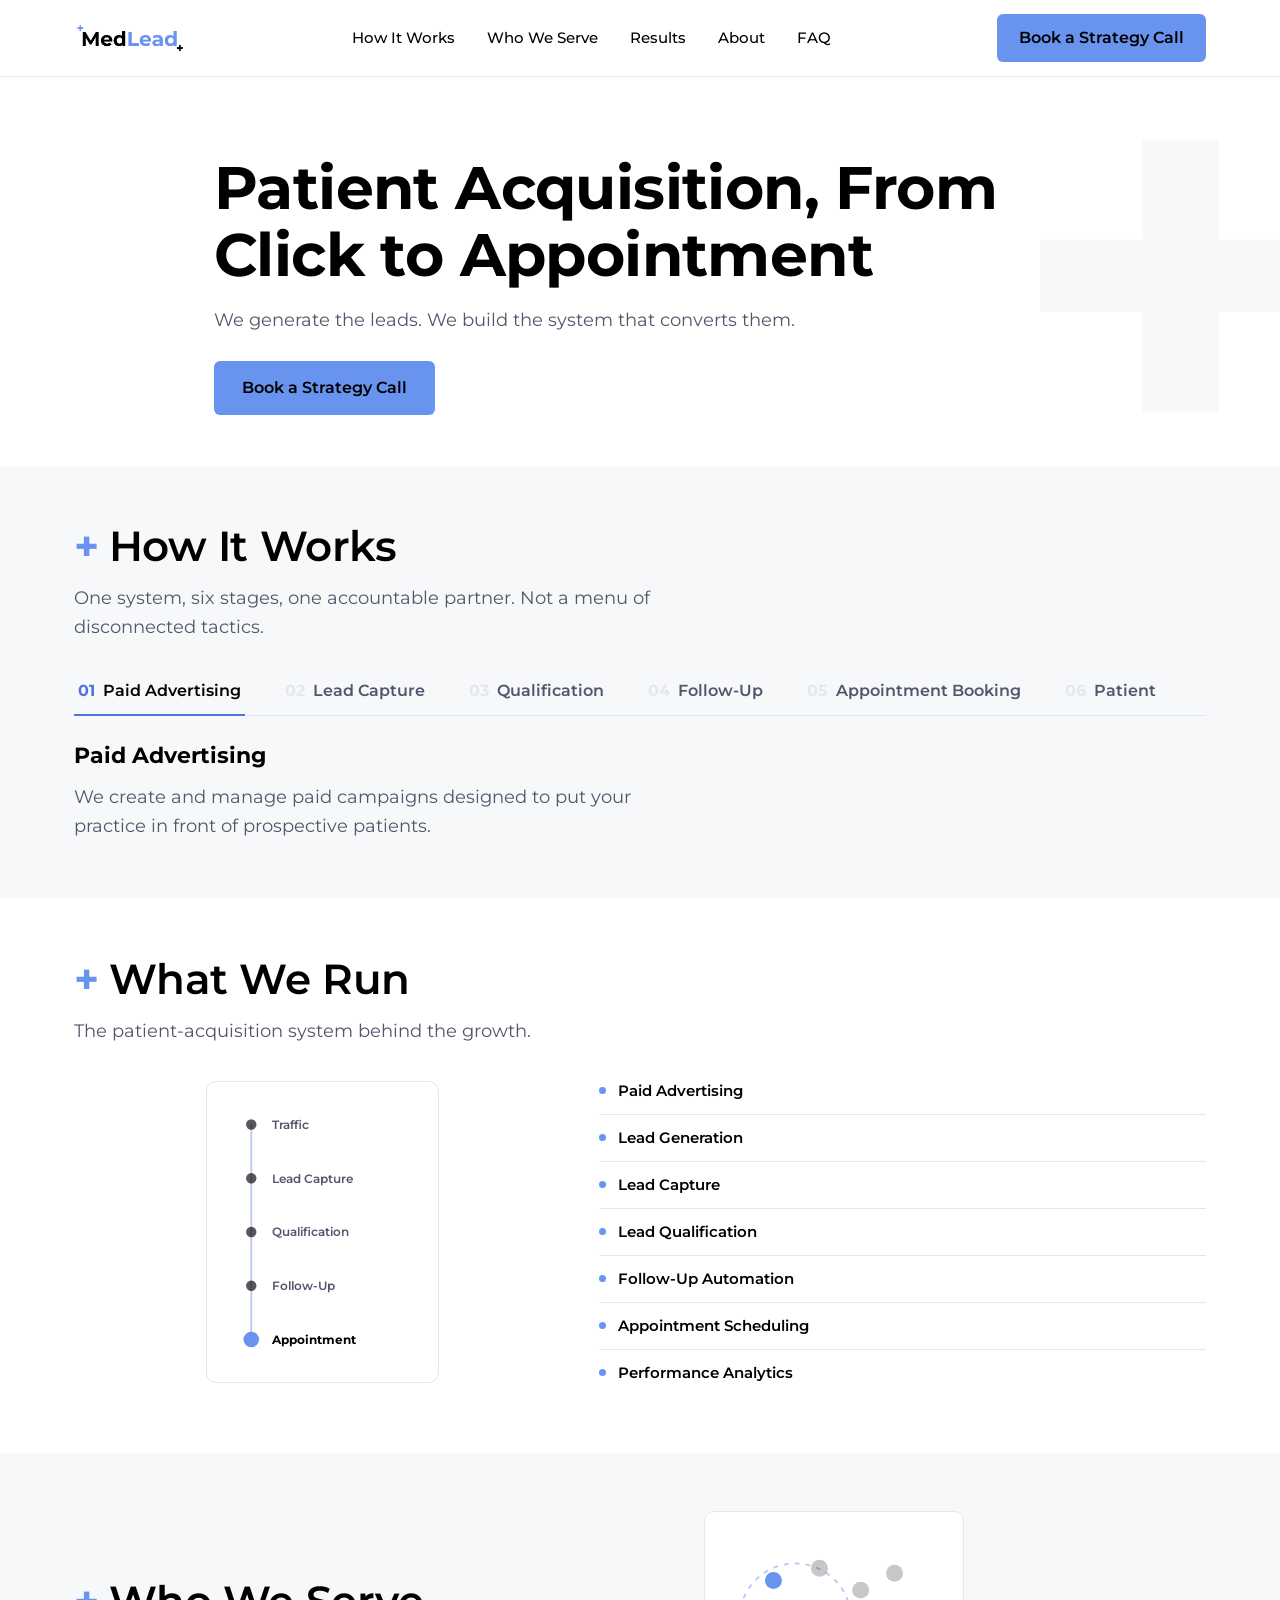
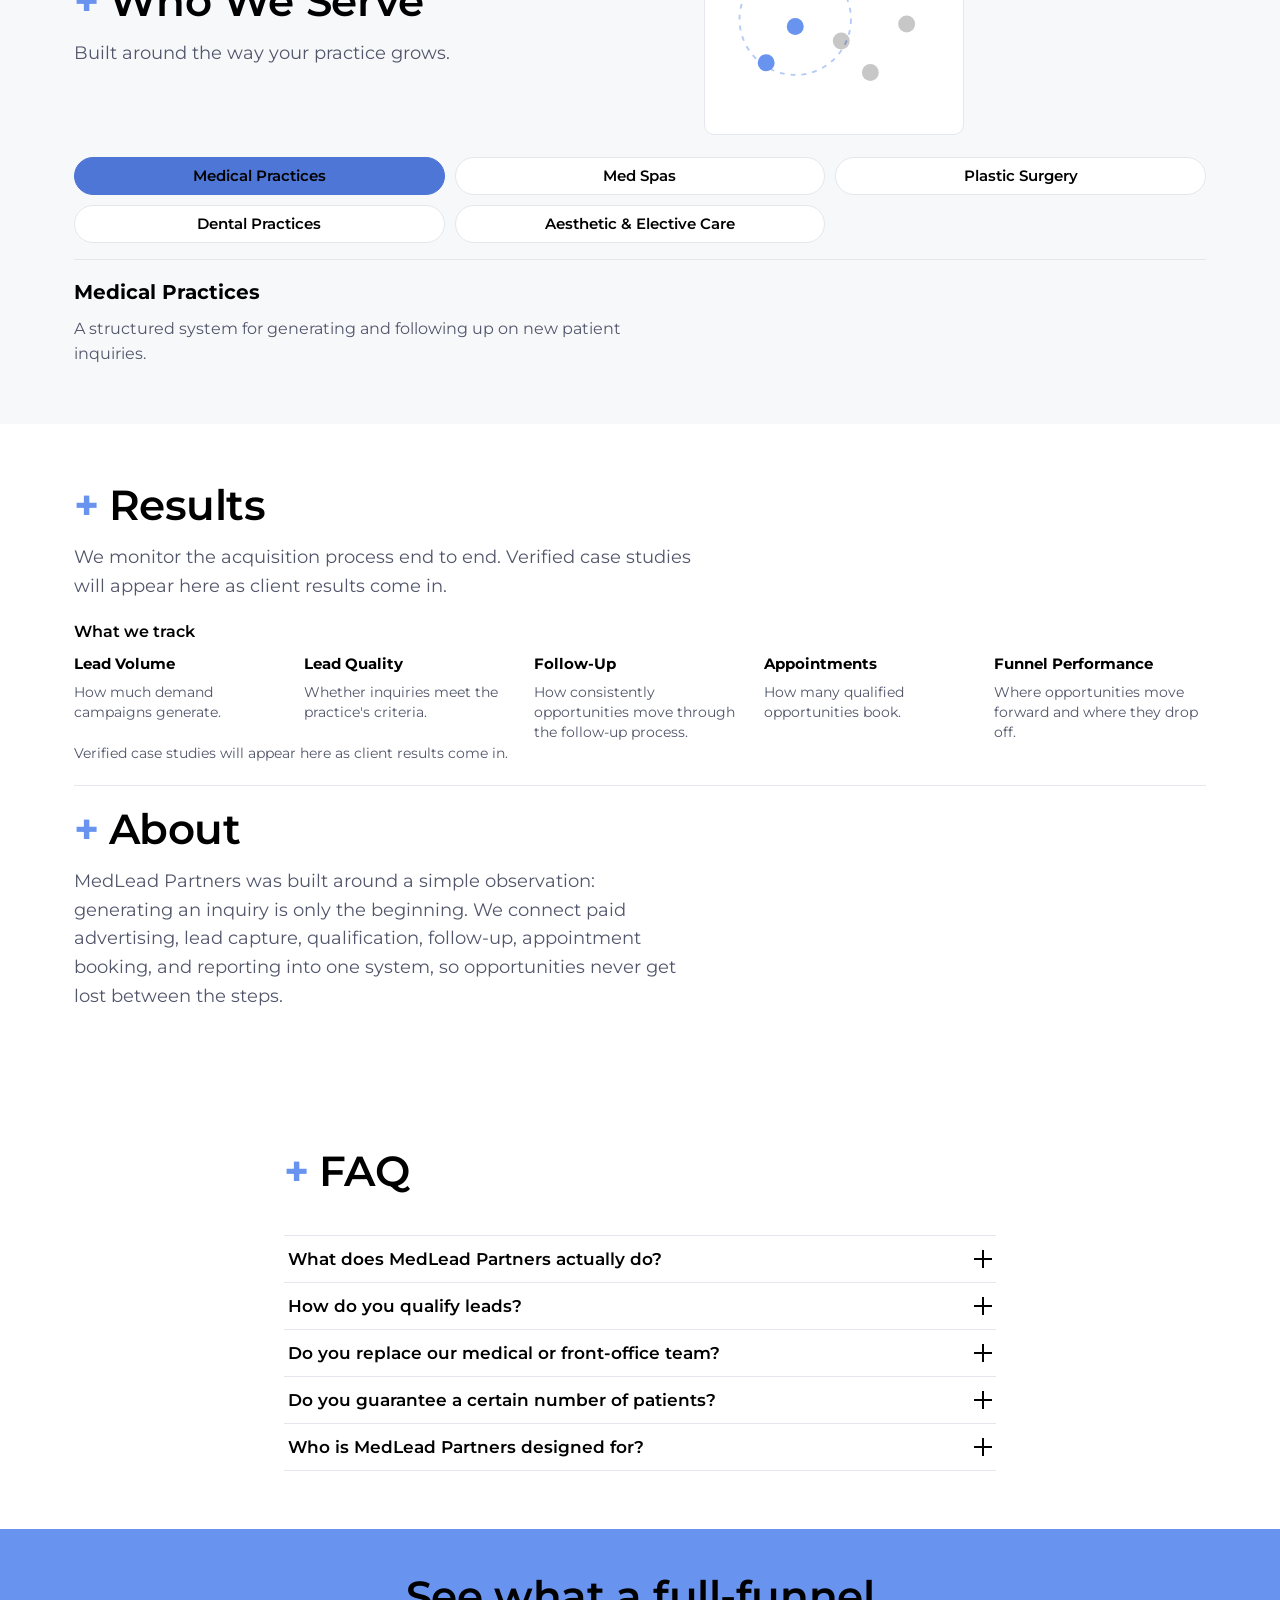
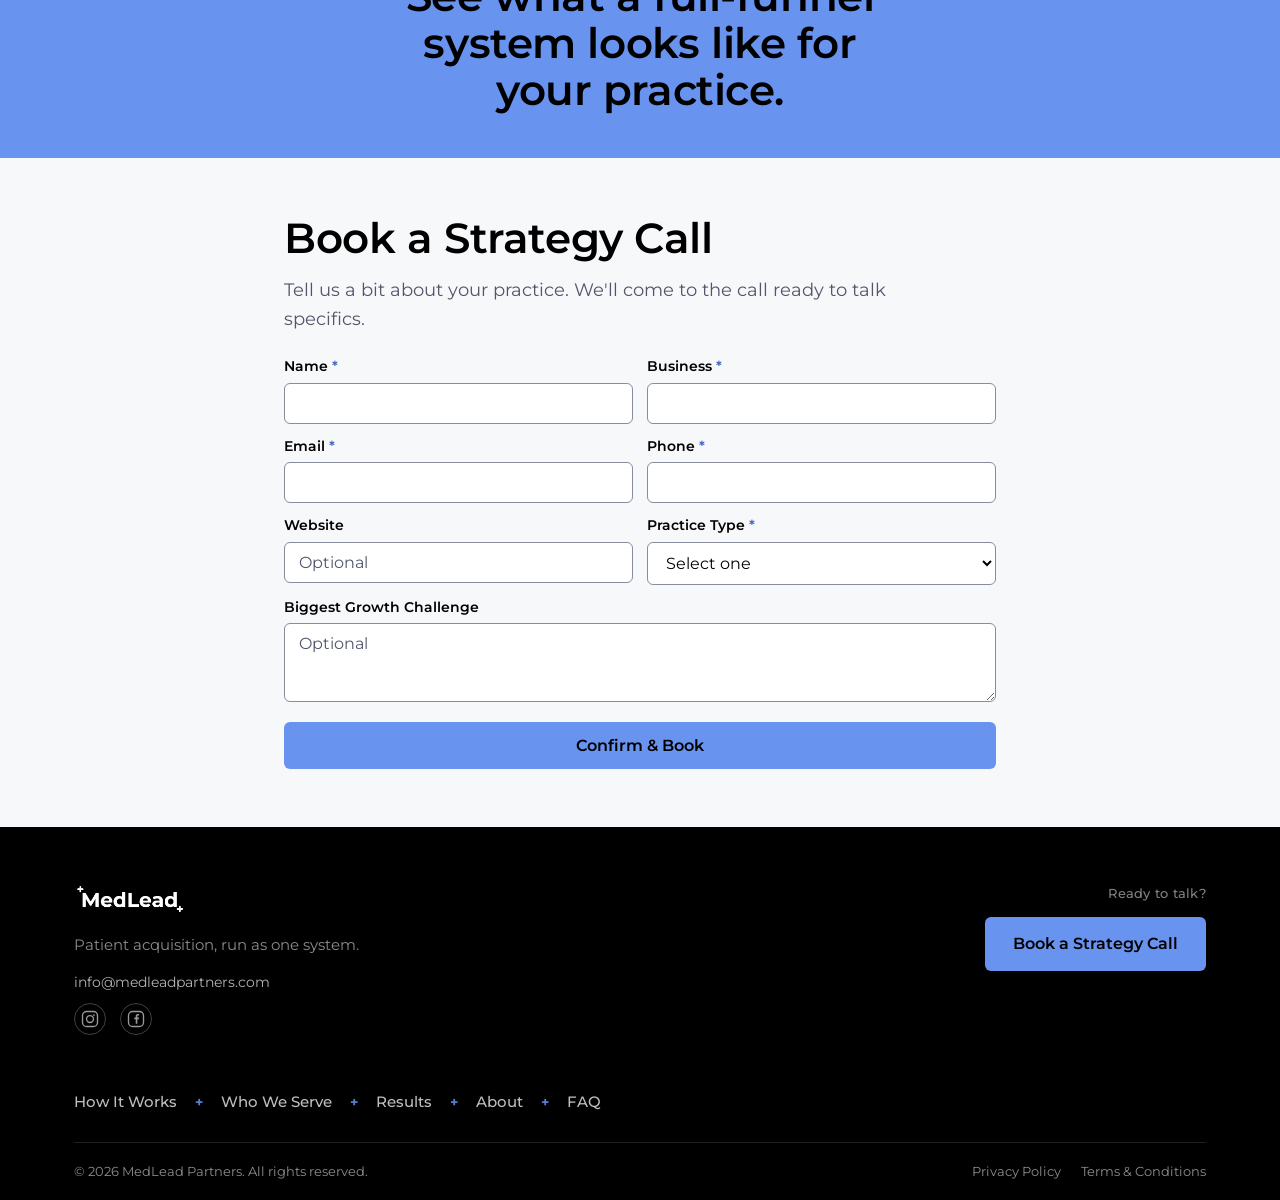
<file: medleadpartners-deploy/source/index.html>
<!DOCTYPE html>
<html lang="en">
<head>
<meta charset="UTF-8">
<meta name="viewport" content="width=device-width, initial-scale=1.0, viewport-fit=cover">
<title>MedLead Partners</title>
<meta name="description" content="MedLead Partners generates new patient leads through paid advertising and runs the system that captures, qualifies, follows up with, and moves those leads toward an appointment.">
<meta name="robots" content="index, follow">
<link rel="canonical" href="https://www.medleadpartners.com/">

<!-- Open Graph / social link preview. -->
<meta property="og:type" content="website">
<meta property="og:site_name" content="MedLead Partners">
<meta property="og:url" content="https://www.medleadpartners.com/">
<meta property="og:title" content="MedLead Partners | Patient Acquisition">
<meta property="og:description" content="MedLead Partners generates new patient leads through paid advertising and runs the system that captures, qualifies, follows up with, and moves those leads toward an appointment.">
<meta property="og:image" content="[data-uri]">
<meta name="twitter:card" content="summary_large_image">
<meta name="twitter:title" content="MedLead Partners | Patient Acquisition">
<meta name="twitter:description" content="MedLead Partners generates new patient leads through paid advertising and runs the system that captures, qualifies, follows up with, and moves those leads toward an appointment.">
<meta name="twitter:image" content="[data-uri]">

<link rel="icon" type="image/png" href="[data-uri]">
<link rel="apple-touch-icon" href="[data-uri]">
<link rel="preconnect" href="https://fonts.googleapis.com">
<link rel="preconnect" href="https://fonts.gstatic.com" crossorigin>
<link href="https://fonts.googleapis.com/css2?family=Montserrat:wght@400;500;600;700;800&display=swap" rel="stylesheet">
<!-- Calendly's stylesheet for the real, inline scheduling widget used in the
     booking flow (see #book section). This is the one additional external
     dependency the real Calendly integration requires. -->
<link href="https://assets.calendly.com/assets/external/widget.css" rel="stylesheet">
<style>
/* ==========================================================================
   MED LEAD PARTNERS — DESIGN SYSTEM v2 (editorial / interactive)
   Brand source of truth: Montserrat / #000000 / #6893EF
   ========================================================================== */

:root {
  --black: #000000;
  --white: #ffffff;
  --off-white: #f7f8fa;
  --blue: #6893ef;
  --blue-dark: #4d76d6;
  --blue-text: #3d63c4;
  --slate: #52566b;
  --border: #e4e7ee;
  --border-interactive: #878d9f; /* darker than --border specifically for input/select/textarea
                                     boundaries — WCAG 1.4.11 requires ~3:1 for perceivable UI
                                     component boundaries; --border alone is only ~1.2:1 on white. */

  --font: "Montserrat", -apple-system, BlinkMacSystemFont, sans-serif;

  --container: 1180px;
  --container-narrow: 760px;

  --radius: 10px;
  --radius-sm: 6px;

  --section-pad: clamp(36px, 4.5vw, 64px);
  --section-pad-mobile: 32px;
}

* { box-sizing: border-box; margin: 0; padding: 0; }
html { scroll-behavior: smooth; }

@media (prefers-reduced-motion: reduce) {
  html { scroll-behavior: auto; }
  *, *::before, *::after { animation-duration: 0.001ms !important; transition-duration: 0.001ms !important; }
}

body {
  font-family: var(--font);
  color: var(--black);
  background: var(--white);
  line-height: 1.6;
  -webkit-font-smoothing: antialiased;
  overflow-x: hidden;
}

img { max-width: 100%; display: block; }
a { color: inherit; text-decoration: none; }
ul, ol { list-style: none; }
button { font-family: inherit; cursor: pointer; background: none; border: none; }
input, select, textarea { font-family: inherit; font-size: 16px; }

:focus-visible { outline: 2px solid var(--blue); outline-offset: 3px; }

.container { width: 100%; max-width: var(--container); margin: 0 auto; padding: 0 24px; }
.container-narrow { max-width: var(--container-narrow); }

/* ==========================================================================
   TYPE
   ========================================================================== */

h1, h2, h3 { font-weight: 700; line-height: 1.12; color: var(--black); }
h1 { font-size: clamp(34px, 5vw, 60px); letter-spacing: -0.01em; }
h2 { font-size: clamp(28px, 3.4vw, 42px); font-weight: 600; letter-spacing: -0.01em; }
h3 { font-size: 19px; font-weight: 600; margin-bottom: 8px; }
p { color: var(--slate); font-size: 17px; }

.section-intro { max-width: 620px; font-size: 18px; margin-top: 14px; }

/* Section marker — echoes the brand's own plus-icon; large scale, part of the headline itself */
.marker { display: inline-flex; align-items: baseline; gap: 10px; }
.marker .plus { color: var(--blue); font-weight: 700; }

/* ==========================================================================
   BUTTONS
   ========================================================================== */

.btn {
  display: inline-flex; align-items: center; justify-content: center;
  padding: 14px 28px; border-radius: var(--radius-sm);
  font-size: 16px; font-weight: 600; white-space: nowrap;
  transition: transform .15s ease, background-color .15s ease, color .15s ease, border-color .15s ease;
}
.btn-primary { background: var(--blue); color: var(--black); }
.btn-primary:hover { background: var(--blue-dark); transform: translateY(-1px); }
.btn-secondary { background: transparent; color: var(--black); border: 1.5px solid var(--black); }
.btn-secondary:hover { background: var(--black); color: var(--white); }
.btn-light { background: var(--white); color: var(--black); }
.btn-light:hover { background: var(--black); color: var(--white); }
.btn-full { width: 100%; }
.text-link { font-weight: 600; color: var(--blue-text); }
.text-link:hover { text-decoration: underline; }

/* ==========================================================================
   HEADER / NAV
   ========================================================================== */

.site-header {
  position: sticky; top: 0; z-index: 100;
  background: rgba(255,255,255,0.94); backdrop-filter: blur(8px);
  border-bottom: 1px solid var(--border);
  transition: background-color .2s ease, box-shadow .2s ease;
}
.site-header.is-scrolled {
  background: rgba(255,255,255,0.98);
  box-shadow: 0 1px 0 rgba(0,0,0,0.06);
}
.nav-inner { display: flex; align-items: center; justify-content: space-between; height: 76px; gap: 24px; }
.logo-link { display: flex; align-items: center; flex-shrink: 0; }
.logo-img { height: 32px; width: auto; }
.primary-nav { display: flex; align-items: center; gap: 32px; flex: 1; justify-content: center; }
.primary-nav a { font-size: 15px; font-weight: 500; color: var(--black); position: relative; }
.primary-nav a::after {
  content: ""; position: absolute; left: 0; bottom: -6px; width: 0; height: 2px;
  background: var(--blue); transition: width .2s ease;
}
.primary-nav a:hover::after { width: 100%; }
.primary-nav a:hover { color: var(--blue-text); }
.primary-nav a.is-current::after { width: 100%; }
.nav-cta { flex-shrink: 0; padding: 11px 22px; }

.menu-toggle { display: none; flex-direction: column; justify-content: center; gap: 5px; width: 32px; height: 32px; flex-shrink: 0; }
.menu-toggle span { display: block; height: 2px; width: 100%; background: var(--black); transition: transform .2s ease, opacity .2s ease; }
.menu-toggle.is-open span:nth-child(1) { transform: translateY(7px) rotate(45deg); }
.menu-toggle.is-open span:nth-child(2) { opacity: 0; }
.menu-toggle.is-open span:nth-child(3) { transform: translateY(-7px) rotate(-45deg); }

.mobile-menu { display: none; flex-direction: column; gap: 4px; padding: 12px 24px 24px; border-top: 1px solid var(--border); }
.mobile-menu a { padding: 14px 0; font-size: 17px; font-weight: 500; border-bottom: 1px solid var(--border); }
.mobile-cta { margin-top: 16px; border-bottom: none; text-align: center; }
.mobile-menu.is-open { display: flex; }

/* ==========================================================================
   HERO (homepage)
   ========================================================================== */

.hero { position: relative; padding: clamp(44px, 6vw, 80px) 0 clamp(32px, 4vw, 56px); overflow: hidden; }
.hero-watermark {
  position: absolute; top: 50%; right: -6%; transform: translateY(-50%);
  font-size: min(46vw, 620px); font-weight: 700; color: var(--off-white);
  line-height: 1; z-index: 0; pointer-events: none; user-select: none;
}
.hero-inner { position: relative; z-index: 1; max-width: 900px; }
.hero h1 { margin-bottom: 18px; }
.hero-sub { font-size: 18px; max-width: 620px; margin-bottom: 26px; }
.hero-actions { display: flex; gap: 16px; flex-wrap: wrap; }

/* ==========================================================================
   SECTIONS (shared)
   ========================================================================== */

.section { padding: var(--section-pad) 0; }
.section-tint { background: var(--off-white); }
.section-head { margin-bottom: 22px; }

/* ==========================================================================
   SYSTEM — interactive stage selector
   ========================================================================== */

.stage-tabs { display: flex; gap: 8px; flex-wrap: wrap; margin-top: 24px; border-bottom: 1px solid var(--border); padding-bottom: 0; }
.stage-tab {
  padding: 14px 4px; margin-right: 28px; font-size: 16px; font-weight: 600;
  color: var(--slate); border-bottom: 2px solid transparent; position: relative; top: 1px;
  transition: color .15s ease, border-color .15s ease;
}
.stage-tab .num { color: var(--border); font-weight: 700; margin-right: 8px; }
.stage-tab.is-active { color: var(--black); border-color: var(--blue-dark); }
.stage-tab.is-active .num { color: var(--blue-dark); }
.stage-tab:hover { color: var(--black); }

.stage-panel { margin-top: 22px; min-height: 90px; }
.stage-panel-title { font-size: 22px; font-weight: 700; margin-bottom: 10px; }
.stage-panel-text { font-size: 18px; max-width: 620px; }
.system-more { margin-top: 32px; display: inline-block; }

/* Shared panel treatment for every custom brand graphic on the site —
   How It Works, Services, Who We Serve, Results all use this same frame
   so the graphics read as one consistent family, not one-off illustrations. */
.graphic-panel {
  border: 1px solid var(--border); border-radius: var(--radius);
  padding: 20px; background: var(--white);
}
.graphic-panel svg { width: 100%; height: auto; display: block; }

/* Generic header-split layout — section intro/heading alongside a small
   custom graphic. Used by Services, Who We Serve, and Results so every
   section-level graphic sits in the same place, at the same size. */
.head-split { display: grid; grid-template-columns: 1.2fr 1fr; gap: 28px; align-items: center; margin-bottom: 20px; }
.head-split-visual { max-width: 260px; }

/* What We Run: acquisition-path graphic beside a stacked column of
   service pills. Both columns are vertical lists of comparable height
   so the two sides read as one balanced composition. */
.services-system {
  margin-top: 22px; display: grid; grid-template-columns: 0.9fr 1.1fr;
  gap: 28px; align-items: center;
}
.services-system-visual { max-width: 240px; margin: 0 auto; }
.services-system-visual svg { max-height: 260px; }

/* Purely informational, not interactive: no border box, no hover state,
   no cursor change. A thin divider between rows (not a box around each
   row) is the only visual separation, so this reads as a plain list a
   visitor scans, never as something clickable. Only sections that are
   actually interactive (e.g. the Who We Serve practice pills) should
   look like they respond to a click. */
.service-pills { display: flex; flex-direction: column; }
.service-pill {
  display: flex; align-items: center; gap: 12px;
  padding: 11px 0;
  border-bottom: 1px solid var(--border);
  color: var(--black);
  font-size: 15px; font-weight: 600;
}
.service-pill:last-child { border-bottom: none; }
.service-pill-dot { width: 7px; height: 7px; border-radius: 50%; background: var(--blue); flex-shrink: 0; }

/* ==========================================================================
   REVEAL LIST — shared accordion pattern (Services / Who We Serve / FAQ)
   ========================================================================== */

.reveal-list { border-top: 1px solid var(--border); margin-top: 40px; }
.reveal-item { border-bottom: 1px solid var(--border); }
.reveal-trigger {
  width: 100%; display: flex; align-items: center; justify-content: space-between;
  padding: 13px 4px; text-align: left; font-size: 17px; font-weight: 600; color: var(--black);
  gap: 20px;
}
.reveal-trigger .num { color: var(--border); font-weight: 700; font-size: 16px; margin-right: 18px; flex-shrink: 0; }
.reveal-trigger.is-open .num { color: var(--blue); }
.reveal-label { flex: 1; }

.reveal-icon { position: relative; width: 18px; height: 18px; flex-shrink: 0; }
.reveal-icon::before, .reveal-icon::after { content: ""; position: absolute; background: var(--black); transition: transform .25s ease; }
.reveal-icon::before { top: 8px; left: 0; width: 18px; height: 2px; }
.reveal-icon::after { top: 0; left: 8px; width: 2px; height: 18px; }
.reveal-trigger.is-open .reveal-icon::after { transform: scaleY(0); }
.reveal-trigger.is-open .reveal-icon::before { background: var(--blue); }

.reveal-panel { max-height: 0; overflow: hidden; transition: max-height .3s ease; }
.reveal-panel-inner { padding: 0 4px 28px; max-width: 640px; }
.reveal-panel-inner p { margin-bottom: 6px; }
.reveal-panel-inner .label { font-size: 12.5px; font-weight: 700; text-transform: uppercase; letter-spacing: .03em; color: var(--black); margin-top: 14px; display: block; }
.reveal-panel-inner .label:first-child { margin-top: 0; }
.reveal-panel-inner a { margin-top: 14px; display: inline-block; }

/* Services list keeps numbers; Who We Serve list omits them via this modifier */
.reveal-list.no-nums .reveal-trigger .num { display: none; }

.section-link { margin-top: 32px; display: inline-block; }

/* ==========================================================================
   RESULTS (homepage compact + inner page)
   ========================================================================== */

.results-compact { margin-top: 40px; display: grid; grid-template-columns: 1fr 1fr; gap: 48px; align-items: center; }.case-card {
  border: 1.5px dashed #c7cddb; border-radius: var(--radius); padding: 28px;
  background: var(--white); max-width: 420px;
}
.case-tag {
  display: inline-block; font-size: 12px; font-weight: 600; color: var(--blue-text);
  background: rgba(104,147,239,0.12); padding: 5px 10px; border-radius: 5px;
  margin-bottom: 16px; line-height: 1.4;
}
.case-fields dt { font-size: 12.5px; font-weight: 700; text-transform: uppercase; letter-spacing: .03em; color: var(--black); margin-top: 12px; }
.case-fields dt:first-child { margin-top: 0; }
.case-fields dd { font-size: 14.5px; margin-top: 3px; color: var(--slate); }
.case-metric { margin-top: 18px; padding-top: 16px; border-top: 1px solid var(--border); font-size: 14px; font-weight: 600; color: var(--slate); }
.case-card-real { border-style: solid; border-color: var(--border); }

/* Testimonials. Dormant until content.py's TESTIMONIALS list has entries.
   Kept here so real testimonials can be added later with no redesign. */
.testimonial-card { border: 1px solid var(--border); border-radius: var(--radius); padding: 32px; }
.testimonial-card blockquote { font-size: 17px; color: var(--black); line-height: 1.55; margin: 0 0 24px; }
.testimonial-card figcaption { display: flex; align-items: center; gap: 12px; }
.testimonial-photo { width: 40px; height: 40px; border-radius: 50%; object-fit: cover; flex-shrink: 0; }
.testimonial-photo-placeholder { background: var(--off-white); border: 1px solid var(--border); }
.testimonial-name { font-size: 14.5px; font-weight: 600; color: var(--black); }
.testimonial-role { font-size: 13.5px; color: var(--slate); }
.testimonial-disclaimer {
  font-size: 12px; font-weight: 700; text-transform: uppercase; letter-spacing: .03em;
  color: var(--blue-text); margin-top: 10px;
}
.testimonial-logo { height: 20px; margin-left: auto; }

/* ==========================================================================
   SAMPLE TESTIMONIAL
   Woven into Results. Not a standalone section.
   ========================================================================== */

.sample-testimonial { border-style: dashed; border-color: #c7cddb; }
.sample-testimonial .case-tag { margin-bottom: 20px; }
.sample-testimonial blockquote { font-style: normal; }

.proof-grid { display: grid; grid-template-columns: repeat(2, 1fr); gap: 24px; margin-top: 40px; }

/* Results: "What we track" is a lightweight, borderless grid, deliberately
   not styled as a case-card so it never competes visually with actual
   proof (case studies, testimonials) below it. */
.track-heading { font-size: 16px; font-weight: 600; margin-top: 16px; margin-bottom: 12px; }
.track-grid { display: grid; grid-template-columns: repeat(5, 1fr); gap: 18px; }
.track-label { font-size: 14.5px; font-weight: 700; color: var(--black); margin-bottom: 6px; }
.track-text { font-size: 13.5px; color: var(--slate); line-height: 1.5; }

.results-divider { border-top: 1px solid var(--border); margin: 20px 0; }

.proof-note { font-size: 14px; color: var(--slate); margin-bottom: 0; }
.proof-single .testimonial-card { max-width: 480px; }

/* Who We Serve: clickable practice-type pills, single shared panel below.
   Same interaction mechanic as the How It Works stage selector (one
   active button, one shared text panel) but styled as rounded pills so
   the two sections still read as visually distinct from one another.
   A 3-column grid (rather than flex-wrap) gives a deliberate 3-then-2
   arrangement for five items instead of an organic, text-length-driven
   wrap, so the layout feels designed rather than incidental. */
.practice-pills { display: grid; grid-template-columns: repeat(3, 1fr); gap: 10px; margin-top: 22px; }
.practice-pill {
  padding: 9px 18px; border-radius: 999px; text-align: center;
  border: 1px solid var(--border); background: var(--white);
  font-size: 14.5px; font-weight: 600; color: var(--black);
  transition: border-color .15s ease, background-color .15s ease, color .15s ease;
}
.practice-pill:hover { border-color: var(--blue); }
.practice-pill.is-active { background: var(--blue-dark); border-color: var(--blue-dark); color: #000; }

.practice-panel { margin-top: 16px; padding-top: 16px; border-top: 1px solid var(--border); min-height: 70px; }
.practice-panel-title { font-size: 20px; font-weight: 700; margin-bottom: 8px; }
.practice-panel-text { font-size: 16px; max-width: 560px; }

/* Services section header — intro text alongside a small custom
   abstract interface graphic. Accordion below stays full width. */

/* ==========================================================================
   FINAL CTA
   ========================================================================== */

.final-cta { background: var(--blue); padding: 44px 0; text-align: center; }
.final-cta h2 { max-width: 540px; margin: 0 auto; }

/* ==========================================================================
   BACK TO TOP
   ========================================================================== */

.back-to-top {
  position: fixed; right: 24px; bottom: 24px; z-index: 90;
  width: 44px; height: 44px; border-radius: 50%;
  background: var(--white); border: 1.5px solid var(--border);
  color: var(--black);
  display: flex; align-items: center; justify-content: center;
  opacity: 0; transform: translateY(8px); pointer-events: none;
  transition: opacity .25s ease, transform .25s ease, border-color .15s ease, background-color .15s ease;
}
.back-to-top.is-visible { opacity: 1; transform: translateY(0); pointer-events: auto; }
.back-to-top:hover { border-color: var(--blue); background: var(--off-white); }

/* ==========================================================================
   FLOATING "BOOK A STRATEGY CALL" CTA
   Small pill, fixed to the viewport, same visual language as .btn-primary.
   Sits directly above #back-to-top so the two never overlap.
   ========================================================================== */

.floating-cta {
  position: fixed; right: 24px; bottom: 88px; z-index: 95;
  display: inline-flex; align-items: center;
  padding: 13px 22px; border-radius: 999px;
  background: var(--blue); color: var(--black);
  font-size: 14.5px; font-weight: 600; white-space: nowrap;
  border: 1px solid rgba(0, 0, 0, 0.06);
  box-shadow: 0 6px 20px rgba(20, 26, 43, 0.18), 0 1px 3px rgba(20, 26, 43, 0.08);
  opacity: 0; transform: translateY(10px) scale(0.96); pointer-events: none;
  transition: opacity .25s ease, transform .25s ease, background-color .15s ease, box-shadow .2s ease;
}
.floating-cta.is-visible { opacity: 1; transform: translateY(0) scale(1); pointer-events: auto; }
.floating-cta:hover { background: var(--blue-dark); box-shadow: 0 10px 26px rgba(20, 26, 43, 0.22), 0 2px 4px rgba(20, 26, 43, 0.1); transform: translateY(-2px); }
.floating-cta:focus-visible { outline: 2px solid var(--black); outline-offset: 3px; }

/* ==========================================================================
   PAGE HEADER (inner pages)
   ========================================================================== */

.page-header { padding: clamp(70px, 10vw, 120px) 0 var(--section-pad); }
.page-header h1 { max-width: 780px; margin-bottom: 20px; }
.page-header .section-intro { font-size: 19px; }

/* ==========================================================================
   PROBLEM / THREE-COL (inner pages)
   ========================================================================== */

.three-col { display: grid; grid-template-columns: repeat(3, 1fr); gap: 40px; margin-top: 48px; }
.point-icon, .vertical-icon { width: 36px; height: 36px; margin-bottom: 18px; }
.point p, .vertical p, .why-list p { font-size: 16px; }

/* ==========================================================================
   DETAILED STAGE CARDS (How It Works)
   ========================================================================== */

.stage-cards { display: grid; grid-template-columns: repeat(3, 1fr); gap: 24px; margin-top: 48px; }
.stage-card { border: 1px solid var(--border); border-radius: var(--radius); padding: 32px 28px; }
.stage-card .stage-marker { width: 32px; height: 32px; border-radius: 50%; background: var(--black); color: var(--white); display: flex; align-items: center; justify-content: center; font-size: 14px; font-weight: 700; margin-bottom: 18px; }
.stage-card.is-final .stage-marker { background: var(--blue); color: var(--black); }
.stage-card p { font-size: 15px; }

/* ==========================================================================
   CARDS (Services detail page)
   ========================================================================== */

.card-grid { display: grid; grid-template-columns: repeat(3, 1fr); gap: 24px; margin-top: 48px; }
.card { border: 1px solid var(--border); border-radius: var(--radius); padding: 32px 28px; transition: border-color .2s ease, transform .2s ease; }
.card:hover { border-color: var(--blue); transform: translateY(-2px); }
.card-icon { width: 30px; height: 30px; margin-bottom: 20px; }
.card p { font-size: 15.5px; }
.card .label { font-size: 12px; font-weight: 700; text-transform: uppercase; letter-spacing: .03em; color: var(--blue-text); display: block; margin-top: 16px; }

/* ==========================================================================
   FORM (Booking page)
   ========================================================================== */

.lead-form { margin-top: 20px; }
.form-row { display: grid; grid-template-columns: 1fr 1fr; gap: 14px; }
.field { margin-bottom: 12px; }
.field label { display: block; font-size: 13.5px; font-weight: 600; margin-bottom: 5px; }
.req { color: var(--blue-text); }
.field input, .field select, .field textarea {
  width: 100%; padding: 10px 14px; border: 1.5px solid var(--border-interactive); border-radius: var(--radius-sm);
  background: var(--white); transition: border-color .15s ease;
}
.field input:focus, .field select:focus, .field textarea:focus { border-color: var(--blue); outline: none; }
.field textarea { resize: vertical; min-height: 64px; }
.field input::placeholder, .field textarea::placeholder { color: var(--slate); opacity: 1; }
/* Invalid-field styling only applies after a real failed submit attempt
   (form.js adds "was-validated" then) — never on initial page load, or
   every empty required field would show as an error before the visitor
   has typed anything. */
.was-validated .field input:invalid, .was-validated .field select:invalid { border-color: #c0392b; }

/* Honeypot spam-protection field: visually hidden and untabbable for real visitors,
   but present in the DOM (not display:none) so an automated bot filling every field
   it finds still fills it in — see the check in initBookingFlow (template.js). */
.hp-field {
  position: absolute; left: -9999px; top: auto; width: 1px; height: 1px; overflow: hidden;
}

/* ---------- Booking flow: form -> schedule -> confirmed ---------- */
.booking-step[hidden] { display: none; }

.calendly-container {
  margin-top: 32px; min-height: 700px; border: 1px solid var(--border); border-radius: var(--radius);
  background: var(--off-white); overflow: hidden; position: relative;
}
.calendly-loading-note {
  position: absolute; top: 50%; left: 50%; transform: translate(-50%, -50%);
  color: var(--slate); font-size: 14px; text-align: center; width: 100%;
}
.calendly-fallback { margin-top: 20px; text-align: center; }
.calendly-fallback[hidden] { display: none; }
.calendly-fallback-text { font-size: 14px; color: var(--slate); margin-bottom: 12px; }
.calendly-fallback-btn { display: inline-flex; }

.form-success { margin-top: 32px; padding: 28px; border: 1px solid var(--border); border-radius: var(--radius); background: var(--off-white); text-align: center; }
.form-success h3 { margin-bottom: 8px; }

/* ==========================================================================
   FOOTER
   ========================================================================== */

.site-footer { background: var(--black); color: var(--white); padding: 56px 0 0; }

.footer-top {
  display: flex; justify-content: space-between; align-items: flex-start;
  gap: 40px; padding-bottom: 36px;
}
.footer-logo-lg { height: 32px; filter: brightness(0) invert(1); margin-bottom: 18px; }
.footer-tagline { color: rgba(255,255,255,0.55); font-size: 15px; max-width: 300px; }
.footer-contact-line { margin-top: 14px; font-size: 14px; }
.footer-contact-line a { color: rgba(255,255,255,0.7); }
.footer-contact-line a:hover { color: var(--blue); }
.footer-social { margin-top: 10px; display: flex; align-items: center; gap: 14px; }
.footer-social a { font-size: 13.5px; color: rgba(255,255,255,0.6); }
.footer-social a:hover { color: var(--blue); }
.footer-social-icon {
  display: inline-flex; align-items: center; justify-content: center;
  width: 32px; height: 32px; border-radius: 50%;
  border: 1px solid rgba(255,255,255,0.25); color: rgba(255,255,255,0.75);
  transition: color .15s ease, border-color .15s ease;
}
.footer-social-icon:hover { color: var(--blue); border-color: var(--blue); }

.footer-cta-block { text-align: right; flex-shrink: 0; }
.footer-cta-label {
  display: block; color: rgba(255,255,255,0.5); font-size: 13px;
  font-weight: 500; letter-spacing: 0.02em; margin-bottom: 14px;
}

.footer-nav-row {
  display: flex; align-items: center; gap: 18px; flex-wrap: wrap;
  padding: 20px 0 28px;
}
.footer-nav-row a { font-size: 14.5px; font-weight: 500; color: rgba(255,255,255,0.75); }
.footer-nav-row a:hover { color: var(--blue); }
.footer-nav-sep { color: var(--blue); font-weight: 700; font-size: 14px; opacity: 0.85; }

.footer-divider { border-top: 1px solid rgba(255,255,255,0.12); }

.footer-bottom-row {
  display: flex; justify-content: space-between; align-items: center;
  padding: 18px 0; flex-wrap: wrap; gap: 12px;
}
.footer-bottom-row p { color: rgba(255,255,255,0.55); font-size: 13px; }
.footer-legal { display: flex; gap: 20px; }
.footer-legal a { color: rgba(255,255,255,0.55); font-size: 13px; }
.footer-legal a:hover { color: var(--white); }

/* ==========================================================================
   RESPONSIVE — TABLET
   ========================================================================== */

@media (max-width: 1024px) {
  .results-compact { grid-template-columns: 1fr; gap: 36px; }
  .trust-grid { grid-template-columns: 1fr; gap: 36px; }
  .trust-statement { max-width: 100%; }
  .case-card { margin: 0; }
  .three-col, .stage-cards, .card-grid, .proof-grid { grid-template-columns: repeat(2, 1fr); }
  .practice-pills { grid-template-columns: repeat(2, 1fr); }
  .track-grid { grid-template-columns: repeat(3, 1fr); }
  .tech-strip { grid-template-columns: 1fr; gap: 32px; }
  .head-split { grid-template-columns: 1fr; gap: 28px; }
  .head-split-visual { max-width: 280px; }
  .services-system { grid-template-columns: 1fr; gap: 32px; }
  .services-system-visual { max-width: 220px; }
  .footer-top { gap: 32px; }
  .hero-watermark { font-size: min(60vw, 480px); right: -12%; opacity: 0.7; }
}

/* ==========================================================================
   RESPONSIVE — MOBILE
   ========================================================================== */

@media (max-width: 768px) {
  .primary-nav { display: none; }
  .nav-cta { display: none; }
  .menu-toggle { display: flex; }

  .section, .hero, .page-header { padding: var(--section-pad-mobile) 0; }
  .final-cta { padding: 56px 0; }

  .three-col, .stage-cards, .card-grid, .proof-grid { grid-template-columns: 1fr; gap: 32px; }
  .track-grid { grid-template-columns: 1fr; gap: 24px; }

  .floating-cta {
    right: 16px; bottom: calc(76px + env(safe-area-inset-bottom, 0px));
    padding: 11px 18px; font-size: 13.5px;
  }
  .back-to-top { right: 16px; bottom: calc(16px + env(safe-area-inset-bottom, 0px)); width: 40px; height: 40px; }

  .practice-pills {
    grid-template-columns: none; display: flex; gap: 8px;
    overflow-x: auto; -webkit-overflow-scrolling: touch; scrollbar-width: none; padding-bottom: 2px;
  }
  .practice-pills::-webkit-scrollbar { display: none; }
  .practice-pill { flex-shrink: 0; white-space: nowrap; padding: 10px 16px; font-size: 14px; }

  .hero-actions { flex-direction: column; align-items: stretch; }
  .hero-actions .btn { width: 100%; }
  .hero-watermark { display: none; }
  .hero h1 { margin-bottom: 14px; }
  .hero-sub { margin-bottom: 20px; }

  /* Purely decorative illustrations — hidden on mobile only. Every fact they show
     is already in the text beside them (service list / practice pills), so nothing
     is lost; this just removes two more "card" boxes from an already long stack. */
  .services-system-visual, .head-split-visual { display: none; }

  .stage-tabs {
    flex-wrap: nowrap; overflow-x: auto; -webkit-overflow-scrolling: touch;
    scrollbar-width: none; gap: 22px; padding-bottom: 2px;
  }
  .stage-tabs::-webkit-scrollbar { display: none; }
  .stage-tab { margin-right: 0; flex-shrink: 0; white-space: nowrap; }

  .reveal-trigger { font-size: 17px; padding: 20px 2px; }
  .reveal-trigger .num { margin-right: 12px; }

  .form-row { grid-template-columns: 1fr; gap: 0; }
  .calendly-container { min-height: 580px; }

  .site-footer { padding: 40px 0 0; }
  .footer-top { flex-direction: column; align-items: flex-start; gap: 22px; padding-bottom: 28px; }
  .footer-cta-block { text-align: left; width: 100%; }
  .footer-cta-block .btn { width: 100%; }
  .footer-nav-row { gap: 10px 14px; padding: 16px 0 22px; }
  .footer-bottom-row { flex-direction: column; align-items: flex-start; padding: 14px 0; }
}

@media (max-width: 480px) {
  h1 { font-size: 30px; }
  h2 { font-size: 25px; }
  .btn { width: 100%; }
  .nav-inner { height: 68px; }
  .logo-img { height: 26px; }
}

/* ==========================================================================
   LEGAL PAGES (Privacy Policy, Terms & Conditions)
   Same typographic system as the rest of the site — no new visual language.
   ========================================================================== */

.legal-page h1 { margin-bottom: 8px; }
.legal-section { margin-top: 36px; padding-top: 28px; border-top: 1px solid var(--border); }
.legal-section:first-of-type { margin-top: 44px; }
.legal-section h2 { font-size: 21px; font-weight: 700; margin-bottom: 10px; }
.legal-section p { max-width: 720px; }
.legal-section a { color: var(--blue-text); font-weight: 600; }
.legal-section a:hover { text-decoration: underline; }

/* ==========================================================================
   404 PAGE
   ========================================================================== */

.not-found { padding: clamp(80px, 12vw, 140px) 0; text-align: center; }
.not-found-code {
  font-size: clamp(56px, 9vw, 96px); font-weight: 800; color: var(--border);
  line-height: 1; margin-bottom: 8px;
}
.not-found h1 { margin-bottom: 14px; }
.not-found .section-intro { margin-left: auto; margin-right: auto; margin-bottom: 32px; }
.not-found-actions { display: flex; gap: 16px; justify-content: center; flex-wrap: wrap; }

@media (max-width: 480px) {
  .not-found-actions { flex-direction: column; align-items: stretch; }
}

</style>
</head>
<body>

  <header class="site-header" id="site-header">
    <div class="container nav-inner">
      <a href="#home" class="logo-link" aria-label="MedLead Partners home">
        <img src="[data-uri]" alt="MedLead Partners logo" class="logo-img" width="112" height="32">
      </a>
      <nav class="primary-nav" id="primary-nav" aria-label="Primary">
        <a href="#how-it-works" class="">How It Works</a>
        <a href="#who-we-serve" class="">Who We Serve</a>
        <a href="#results" class="">Results</a>
        <a href="#about" class="">About</a>
        <a href="#faq" class="">FAQ</a>
      </nav>
      <a href="#book" class="btn btn-primary nav-cta">Book a Strategy Call</a>
      <button class="menu-toggle" id="menu-toggle" aria-label="Open menu" aria-expanded="false" aria-controls="mobile-menu">
        <span></span><span></span><span></span>
      </button>
    </div>
    <div class="mobile-menu" id="mobile-menu">
      <a href="#how-it-works" class="">How It Works</a>
        <a href="#who-we-serve" class="">Who We Serve</a>
        <a href="#results" class="">Results</a>
        <a href="#about" class="">About</a>
        <a href="#faq" class="">FAQ</a>
      <a href="#book" class="btn btn-primary mobile-cta">Book a Strategy Call</a>
    </div>
  </header>

  <main>
    <section class="hero" id="home" data-nav-section>
      <div class="hero-watermark" aria-hidden="true">+</div>
      <div class="container hero-inner">
        <h1>Patient Acquisition, From Click to Appointment</h1>
        <p class="hero-sub">We generate the leads. We build the system that converts them.</p>
        <div class="hero-actions">
          <!-- CTA target comes from content.py's BOOKING_HREF. It currently points to the
               in-page booking form at #book, which is live and functional now. Update
               BOOKING_HREF in content.py once a real Calendly/booking URL exists. -->
          <a href="#book" class="btn btn-primary">Book a Strategy Call</a>
        </div>
      </div>
    </section>

    <section class="section section-tint" id="how-it-works" data-nav-section>
      <div class="container">
        <div class="section-head">
          <h2 class="marker"><span class="plus">+</span> How It Works</h2>
          <p class="section-intro">One system, six stages, one accountable partner. Not a menu of disconnected tactics.</p>
        </div>

        <div class="stage-tabs" role="tablist" aria-label="Patient acquisition system stages">
          <button class="stage-tab" data-title="Paid Advertising" data-text="We create and manage paid campaigns designed to put your practice in front of prospective patients." role="tab"><span class="num">01</span>Paid Advertising</button>
          <button class="stage-tab" data-title="Lead Capture" data-text="We turn campaign-driven interest into identifiable leads your practice can act on." role="tab"><span class="num">02</span>Lead Capture</button>
          <button class="stage-tab" data-title="Qualification" data-text="We organize and qualify incoming leads according to the criteria established with your practice." role="tab"><span class="num">03</span>Qualification</button>
          <button class="stage-tab" data-title="Follow-Up" data-text="New leads enter a structured follow-up process so opportunities do not get lost after the initial inquiry." role="tab"><span class="num">04</span>Follow-Up</button>
          <button class="stage-tab" data-title="Appointment Booking" data-text="We move qualified leads toward a scheduled consultation through the practice's booking process." role="tab"><span class="num">05</span>Appointment Booking</button>
          <button class="stage-tab" data-title="Patient" data-text="Your practice takes over the patient relationship and delivers the care." role="tab"><span class="num">06</span>Patient</button>
        </div>

        <div class="stage-panel">
          <div class="stage-panel-title" id="stage-panel-title">Paid Advertising</div>
          <p class="stage-panel-text" id="stage-panel-text">We create and manage paid campaigns designed to put your practice in front of prospective patients.</p>
        </div>
      </div>
    </section>

    <section class="section" id="services">
      <div class="container">
        <div class="section-head">
          <h2 class="marker"><span class="plus">+</span> What We Run</h2>
          <p class="section-intro">The patient-acquisition system behind the growth.</p>
        </div>
        <div class="services-system">
          <div class="graphic-panel services-system-visual"><svg viewBox="0 0 220 300" role="img" aria-label="The five stages MedLead Partners runs: traffic, lead capture, qualification, follow-up, and appointment">
        <line x1="28" y1="26" x2="28" y2="274" stroke="#E4E7EE" stroke-width="2"/>
        <line x1="28" y1="26" x2="28" y2="274" stroke="#6893EF" stroke-width="2" opacity="0.35"/>
        <circle cx="28" cy="26" r="6" fill="#000" opacity="0.65"/><text x="52" y="31" font-size="14" font-weight="600" fill="#52566B">Traffic</text><circle cx="28" cy="88" r="6" fill="#000" opacity="0.65"/><text x="52" y="93" font-size="14" font-weight="600" fill="#52566B">Lead Capture</text><circle cx="28" cy="150" r="6" fill="#000" opacity="0.65"/><text x="52" y="155" font-size="14" font-weight="600" fill="#52566B">Qualification</text><circle cx="28" cy="212" r="6" fill="#000" opacity="0.65"/><text x="52" y="217" font-size="14" font-weight="600" fill="#52566B">Follow-Up</text><circle cx="28" cy="274" r="9" fill="#6893EF" opacity="1"/><text x="52" y="279" font-size="14" font-weight="700" fill="#000">Appointment</text>
      </svg></div>
          <ul class="service-pills">
            <li class="service-pill"><span class="service-pill-dot" aria-hidden="true"></span>Paid Advertising</li>
          <li class="service-pill"><span class="service-pill-dot" aria-hidden="true"></span>Lead Generation</li>
          <li class="service-pill"><span class="service-pill-dot" aria-hidden="true"></span>Lead Capture</li>
          <li class="service-pill"><span class="service-pill-dot" aria-hidden="true"></span>Lead Qualification</li>
          <li class="service-pill"><span class="service-pill-dot" aria-hidden="true"></span>Follow-Up Automation</li>
          <li class="service-pill"><span class="service-pill-dot" aria-hidden="true"></span>Appointment Scheduling</li>
          <li class="service-pill"><span class="service-pill-dot" aria-hidden="true"></span>Performance Analytics</li>
          </ul>
        </div>
      </div>
    </section>

    <section class="section section-tint" id="who-we-serve" data-nav-section>
      <div class="container">
        <div class="head-split">
          <div>
            <h2 class="marker"><span class="plus">+</span> Who We Serve</h2>
            <p class="section-intro">Built around the way your practice grows.</p>
          </div>
          <div class="graphic-panel head-split-visual"><svg viewBox="0 0 180 150" role="img" aria-label="Abstract diagram of practice types, with a matched segment highlighted">
        <circle cx="58" cy="72" r="46" fill="none" stroke="#6893EF" stroke-width="1.5" stroke-dasharray="4 5" opacity="0.5"/>
        <circle cx="40" cy="40" r="7" fill="#6893EF" opacity="1"/>
        <circle cx="78" cy="30" r="7" fill="#000" opacity="0.22"/>
        <circle cx="112" cy="48" r="7" fill="#000" opacity="0.22"/>
        <circle cx="58" cy="78" r="7" fill="#6893EF" opacity="1"/>
        <circle cx="96" cy="90" r="7" fill="#000" opacity="0.22"/>
        <circle cx="140" cy="34" r="7" fill="#000" opacity="0.22"/>
        <circle cx="150" cy="76" r="7" fill="#000" opacity="0.22"/>
        <circle cx="34" cy="108" r="7" fill="#6893EF" opacity="1"/>
        <circle cx="120" cy="116" r="7" fill="#000" opacity="0.22"/>
      </svg></div>
        </div>

        <div class="practice-pills" role="tablist" aria-label="Practice types MedLead Partners serves">
          <button class="practice-pill" data-title="Medical Practices" data-text="A structured system for generating and following up on new patient inquiries.">Medical Practices</button>
          <button class="practice-pill" data-title="Med Spas" data-text="High frequency visits where fast follow up fills the calendar.">Med Spas</button>
          <button class="practice-pill" data-title="Plastic Surgery" data-text="Longer decision windows call for structured, ongoing follow up.">Plastic Surgery</button>
          <button class="practice-pill" data-title="Dental Practices" data-text="A more organized system for new patient inquiries.">Dental Practices</button>
          <button class="practice-pill" data-title="Aesthetic &amp; Elective Care" data-text="Any practice where a booked patient has real, defined value.">Aesthetic &amp; Elective Care</button>
        </div>

        <div class="practice-panel">
          <div class="practice-panel-title" id="practice-panel-title">Medical Practices</div>
          <p class="practice-panel-text" id="practice-panel-text">A structured system for generating and following up on new patient inquiries.</p>
        </div>
      </div>
    </section>

    <section class="section">
      <div class="container">
        <div id="results" class="section-head" data-nav-section>
          <h2 class="marker"><span class="plus">+</span> Results</h2>
          <p class="section-intro">We monitor the acquisition process end to end. Verified case studies will appear here as client results come in.</p>
        </div>

        <h3 class="track-heading">What we track</h3>
        <div class="track-grid">
          <div class="track-item"><div class="track-label">Lead Volume</div><p class="track-text">How much demand campaigns generate.</p></div>
          <div class="track-item"><div class="track-label">Lead Quality</div><p class="track-text">Whether inquiries meet the practice's criteria.</p></div>
          <div class="track-item"><div class="track-label">Follow-Up</div><p class="track-text">How consistently opportunities move through the follow-up process.</p></div>
          <div class="track-item"><div class="track-label">Appointments</div><p class="track-text">How many qualified opportunities book.</p></div>
          <div class="track-item"><div class="track-label">Funnel Performance</div><p class="track-text">Where opportunities move forward and where they drop off.</p></div>
        </div>

        <p class="proof-note">Verified case studies will appear here as client results come in.</p>
        <div class="proof-single"></div>

        <div class="results-divider"></div>

        <div id="about" class="section-head" data-nav-section>
          <h2 class="marker"><span class="plus">+</span> About</h2>
          <p class="section-intro">MedLead Partners was built around a simple observation: generating an inquiry is only the beginning. We connect paid advertising, lead capture, qualification, follow-up, appointment booking, and reporting into one system, so opportunities never get lost between the steps.</p>
        </div>
      </div>
    </section>

    <section class="section" id="faq" data-nav-section>
      <div class="container container-narrow">
        <div class="section-head">
          <h2 class="marker"><span class="plus">+</span> FAQ</h2>
        </div>
        <div class="reveal-list no-nums" data-single-open>
          <div class="reveal-item">
            <button class="reveal-trigger" aria-expanded="false"><span class="reveal-label">What does MedLead Partners actually do?</span><span class="reveal-icon" aria-hidden="true"></span></button>
            <div class="reveal-panel"><div class="reveal-panel-inner"><p>We generate new patient leads through paid advertising and run the acquisition system around those leads: lead capture, structural qualification, follow-up, appointment booking, and performance reporting. We are not simply managing leads your practice has already generated.</p></div></div>
          </div>
          <div class="reveal-item">
            <button class="reveal-trigger" aria-expanded="false"><span class="reveal-label">How do you qualify leads?</span><span class="reveal-icon" aria-hidden="true"></span></button>
            <div class="reveal-panel"><div class="reveal-panel-inner"><p>Structurally only. We check location, insurance status, and availability against your practice's own rules. We never apply medical judgment.</p></div></div>
          </div>
          <div class="reveal-item">
            <button class="reveal-trigger" aria-expanded="false"><span class="reveal-label">Do you replace our medical or front-office team?</span><span class="reveal-icon" aria-hidden="true"></span></button>
            <div class="reveal-panel"><div class="reveal-panel-inner"><p>No. Your practice remains responsible for the patient relationship and healthcare delivery. We focus on generating and moving new patient opportunities through the acquisition process.</p></div></div>
          </div>
          <div class="reveal-item">
            <button class="reveal-trigger" aria-expanded="false"><span class="reveal-label">Do you guarantee a certain number of patients?</span><span class="reveal-icon" aria-hidden="true"></span></button>
            <div class="reveal-panel"><div class="reveal-panel-inner"><p>No. We do not promise a specific number of patients or revenue. We focus on building and optimizing the acquisition system and measuring what happens throughout the funnel.</p></div></div>
          </div>
          <div class="reveal-item">
            <button class="reveal-trigger" aria-expanded="false"><span class="reveal-label">Who is MedLead Partners designed for?</span><span class="reveal-icon" aria-hidden="true"></span></button>
            <div class="reveal-panel"><div class="reveal-panel-inner"><p>Medical practices, med spas, plastic surgery, dental practices, and aesthetic or elective care businesses. Practices where a booked patient has clear, defined value.</p></div></div>
          </div>
        </div>
      </div>
    </section>

    <section class="final-cta">
      <div class="container">
        <h2>See what a full-funnel system looks like for your practice.</h2>
      </div>
    </section>

    <!-- Booking flow: three mutually-exclusive steps, one visible at a time.
         Only #booking-step-form is ever a claim-free contact form. Step 2
         opens the REAL Calendly scheduler (content.py CALENDLY_URL) inline;
         opening it is not a booking confirmation. Step 3 (the only step
         that says a call is scheduled) renders only after Calendly itself
         fires "calendly.event_scheduled" — see initBookingFlow() in
         template.js. data-calendly-url is the single source of truth the
         JS reads from, so the URL only has to change in content.py. -->
    <section class="section section-tint" id="book" data-calendly-url="https://calendly.com/medleadpartners">
      <div class="container container-narrow">

        <div class="booking-step" id="booking-step-form">
          <div class="section-head">
            <h2>Book a Strategy Call</h2>
            <p class="section-intro">Tell us a bit about your practice. We'll come to the call ready to talk specifics.</p>
          </div>

          <form class="lead-form" id="lead-form" novalidate>
            <!-- Honeypot spam-protection field: invisible to real visitors (CSS + tabindex="-1"),
                 but a plain, generic-looking form field to automated bots that fill in every
                 input they find. If it comes back non-empty, initBookingFlow() in template.js
                 silently blocks the submission rather than opening the scheduler. -->
            <div class="hp-field" aria-hidden="true">
              <label for="hp-website">Leave this field blank</label>
              <input type="text" id="hp-website" name="hp-website" tabindex="-1" autocomplete="off">
            </div>
            <div class="form-row">
              <div class="field"><label for="name">Name <span class="req">*</span></label><input type="text" id="name" name="name" required autocomplete="name" maxlength="100"></div>
              <div class="field"><label for="business">Business <span class="req">*</span></label><input type="text" id="business" name="business" required autocomplete="organization" maxlength="120"></div>
            </div>
            <div class="form-row">
              <div class="field"><label for="email">Email <span class="req">*</span></label><input type="email" id="email" name="email" required autocomplete="email" maxlength="200"></div>
              <div class="field"><label for="phone">Phone <span class="req">*</span></label><input type="tel" id="phone" name="phone" required autocomplete="tel" inputmode="tel" pattern="[0-9\s\-\+\(\)]{7,20}" maxlength="20"></div>
            </div>
            <div class="form-row">
              <div class="field"><label for="website">Website</label><input type="url" id="website" name="website" placeholder="Optional" autocomplete="url" maxlength="200"></div>
              <div class="field">
                <label for="practice-type">Practice Type <span class="req">*</span></label>
                <select id="practice-type" name="practice-type" required>
                  <option value="" selected disabled>Select one</option>
                  <option value="medical">Medical Practice</option>
                <option value="med-spa">Med Spa</option>
                <option value="plastic-surgery">Plastic Surgery</option>
                <option value="dental">Dental Practice</option>
                <option value="aesthetic-elective">Aesthetic &amp; Elective Care</option>
                <option value="other">Other</option>
                </select>
              </div>
            </div>
            <div class="field"><label for="challenge">Biggest Growth Challenge</label><textarea id="challenge" name="challenge" rows="3" placeholder="Optional" maxlength="1000"></textarea></div>
            <button type="submit" class="btn btn-primary btn-full">Confirm &amp; Book</button>
            <!-- DEV NOTE (not shown to visitors): this form's details currently stay in the
                 browser only (used to prefill Calendly in Step 2). Wire the submit handler in
                 template.js (initBookingFlow) to a real CRM/email endpoint once one exists, so
                 practice details are captured even if a visitor doesn't finish scheduling. -->
          </form>
        </div>

        <div class="booking-step" id="booking-step-schedule" hidden tabindex="-1">
          <div class="section-head">
            <h2>Choose a Time</h2>
            <p class="section-intro">Thanks — your details are saved. Pick a time below to confirm your strategy call.</p>
          </div>
          <div class="calendly-container calendly-inline-widget" id="calendly-container">
            <p class="calendly-loading-note">Loading the scheduler&hellip;</p>
          </div>
          <div class="calendly-fallback" id="calendly-fallback" hidden>
            <p class="calendly-fallback-text">Having trouble loading the scheduler above?</p>
            <a href="https://calendly.com/medleadpartners" target="_blank" rel="noopener noreferrer" class="btn btn-secondary calendly-fallback-btn">Open Scheduler in a New Tab</a>
          </div>
        </div>

        <div class="form-success booking-step" id="booking-step-confirmed" hidden tabindex="-1">
          <h3>Strategy Call Scheduled</h3>
          <p>Your strategy call with MedLead Partners has been scheduled. We'll see you then.</p>
        </div>

      </div>
    </section>
  </main>

<!-- Calendly's widget script powers the real inline scheduler in Step 2 above (initBookingFlow
     in template.js calls window.Calendly.initInlineWidget once the lead form validates).
     onerror sets a flag so initBookingFlow can show the fallback link immediately if the
     script itself is blocked (ad blocker, corporate network) rather than waiting out the
     full timeout meant for "script loaded but the embed still didn't render" cases. -->
<script src="https://assets.calendly.com/assets/external/widget.js" onerror="window.__calendlyLoadFailed = true;"></script>

  <button id="back-to-top" class="back-to-top" aria-label="Back to top">
    <svg viewBox="0 0 24 24" width="18" height="18" fill="none" aria-hidden="true"><path d="M12 19V5M5 12l7-7 7 7" stroke="currentColor" stroke-width="2" stroke-linecap="round" stroke-linejoin="round"/></svg>
  </button>

  <a href="#book" class="floating-cta" id="floating-cta">
    <span>Book a Strategy Call</span>
  </a>

  <footer class="site-footer">
    <div class="container">
      <div class="footer-top">
        <div class="footer-brand-block">
          <img src="[data-uri]" alt="MedLead Partners logo" class="footer-logo-lg" width="112" height="32">
          <p class="footer-tagline">Patient acquisition, run as one system.</p>
          <div class="footer-contact-line"><a href="mailto:info@medleadpartners.com">info@medleadpartners.com</a></div>
          <div class="footer-social"><a href="https://www.instagram.com/medleadpartners/" class="footer-social-icon" target="_blank" rel="noopener noreferrer" aria-label="MedLead Partners on Instagram"><svg viewBox="0 0 24 24" width="18" height="18" fill="none" aria-hidden="true"><rect x="2" y="2" width="20" height="20" rx="5.5" stroke="currentColor" stroke-width="1.8"/><circle cx="12" cy="12" r="4.6" stroke="currentColor" stroke-width="1.8"/><circle cx="17.3" cy="6.7" r="1.15" fill="currentColor"/></svg></a> <a href="https://www.facebook.com/MedLeadPartners/" class="footer-social-icon" target="_blank" rel="noopener noreferrer" aria-label="MedLead Partners on Facebook"><svg viewBox="0 0 24 24" width="18" height="18" fill="none" aria-hidden="true"><rect x="2" y="2" width="20" height="20" rx="5.5" stroke="currentColor" stroke-width="1.8"/><path d="M13.8 18.2V12.4H15.75L16.05 10.05H13.8V8.55C13.8 7.89 13.98 7.44 14.93 7.44H16.13V5.34C15.93 5.31 15.24 5.25 14.44 5.25C12.77 5.25 11.62 6.27 11.62 8.14V10.05H9.75V12.4H11.62V18.2H13.8Z" fill="currentColor"/></svg></a></div>
        </div>
        <div class="footer-cta-block">
          <span class="footer-cta-label">Ready to talk?</span>
          <a href="#book" class="btn btn-primary">Book a Strategy Call</a>
        </div>
      </div>

      <nav class="footer-nav-row">
        <a href="#how-it-works">How It Works</a> <span class="footer-nav-sep" aria-hidden="true">+</span> <a href="#who-we-serve">Who We Serve</a> <span class="footer-nav-sep" aria-hidden="true">+</span> <a href="#results">Results</a> <span class="footer-nav-sep" aria-hidden="true">+</span> <a href="#about">About</a> <span class="footer-nav-sep" aria-hidden="true">+</span> <a href="#faq">FAQ</a>
      </nav>

      <div class="footer-divider"></div>

      <div class="footer-bottom-row">
        <p>&copy; <span id="year"></span> MedLead Partners. All rights reserved.</p>
        <div class="footer-legal">
          <a href="privacy.html">Privacy Policy</a>
          <a href="terms.html">Terms &amp; Conditions</a>
        </div>
      </div>
    </div>
  </footer>

<script>
/* ==========================================================================
   MED LEAD PARTNERS — INTERACTIONS v2
   Shared across every page. Small, dependency-free.
   ========================================================================== */

document.addEventListener("DOMContentLoaded", () => {
  initMobileMenu();
  initRevealLists();
  initStageTabs();
  initPracticePills();
  initBookingFlow();
  initFooterYear();
  initHeaderShadowOnScroll();
  initBackToTop();
  initFloatingCta();
  initLogoHome();
});

/* ---------- Logo: always returns exactly to the top of the page ---------- */
function initLogoHome() {
  const logo = document.querySelector(".logo-link");
  if (!logo) return;

  logo.addEventListener("click", (e) => {
    // Only intercept for an in-page scroll when the link points at this
    // same page's own #home (i.e. we're already on the homepage). On any
    // other page the href points elsewhere (build.py renders it as
    // "index.html#home"), so let the browser navigate there normally
    // instead of just scrolling the current page to the top.
    if (logo.getAttribute("href") !== "#home") return;
    e.preventDefault();
    window.scrollTo({ top: 0, behavior: "smooth" });
  });
}

/* ---------- Mobile menu ---------- */
function initMobileMenu() {
  const toggle = document.getElementById("menu-toggle");
  const menu = document.getElementById("mobile-menu");
  if (!toggle || !menu) return;

  toggle.addEventListener("click", () => {
    const isOpen = menu.classList.toggle("is-open");
    toggle.classList.toggle("is-open", isOpen);
    toggle.setAttribute("aria-expanded", String(isOpen));
  });

  menu.querySelectorAll("a").forEach((link) => {
    link.addEventListener("click", () => {
      menu.classList.remove("is-open");
      toggle.classList.remove("is-open");
      toggle.setAttribute("aria-expanded", "false");
    });
  });
}

/* ---------- Generic reveal / accordion lists (Services, Who We Serve, FAQ) ---------- */
function initRevealLists() {
  const triggers = document.querySelectorAll(".reveal-trigger");

  triggers.forEach((trigger) => {
    const panel = trigger.nextElementSibling;

    trigger.addEventListener("click", () => {
      const isOpen = trigger.classList.contains("is-open");
      const list = trigger.closest(".reveal-list");
      const singleOpen = list && list.hasAttribute("data-single-open");

      if (singleOpen && !isOpen) {
        list.querySelectorAll(".reveal-trigger.is-open").forEach((openTrigger) => {
          if (openTrigger !== trigger) {
            openTrigger.classList.remove("is-open");
            openTrigger.setAttribute("aria-expanded", "false");
            openTrigger.nextElementSibling.style.maxHeight = "0px";
          }
        });
      }

      trigger.classList.toggle("is-open", !isOpen);
      trigger.setAttribute("aria-expanded", String(!isOpen));
      panel.style.maxHeight = isOpen ? "0px" : panel.scrollHeight + "px";
    });
  });
}

/* ---------- System stage tabs (single shared description panel) ---------- */
/* ---------- Generic tab group: N buttons, one shared text panel ----------
   Used by both the How It Works stage selector and the Who We Serve
   practice pills. Each button carries its text in data-title/data-text;
   clicking one swaps the shared panel's content and marks that button
   active. Defaults to the first button so the panel is never empty. */
function initTabGroup(tabSelector, titleId, textId) {
  const tabs = document.querySelectorAll(tabSelector);
  const titleEl = document.getElementById(titleId);
  const textEl = document.getElementById(textId);
  if (!tabs.length || !titleEl || !textEl) return;

  function activate(tab) {
    tabs.forEach((t) => t.classList.remove("is-active"));
    tab.classList.add("is-active");
    titleEl.textContent = tab.dataset.title;
    textEl.textContent = tab.dataset.text;
  }

  tabs.forEach((tab) => {
    tab.addEventListener("click", () => activate(tab));
  });

  activate(tabs[0]);
}

function initStageTabs() {
  initTabGroup(".stage-tab", "stage-panel-title", "stage-panel-text");
}

function initPracticePills() {
  initTabGroup(".practice-pill", "practice-panel-title", "practice-panel-text");
}

/* ---------- Booking flow: lead form -> real Calendly scheduler -> confirmation ----------
   Three states, one visible at a time:
     1. #booking-step-form      the contact form (always the first thing shown)
     2. #booking-step-schedule  the REAL Calendly inline widget (opened only after the
                                 form validates — this is NOT a booking confirmation)
     3. #booking-step-confirmed shown ONLY after Calendly fires "calendly.event_scheduled"
   The Calendly URL is read from data-calendly-url on #book (set from content.py
   CALENDLY_URL in build.py) so this file has no hardcoded scheduling link. */
function initBookingFlow() {
  const bookSection = document.getElementById("book");
  const form = document.getElementById("lead-form");
  const stepForm = document.getElementById("booking-step-form");
  const stepSchedule = document.getElementById("booking-step-schedule");
  const stepConfirmed = document.getElementById("booking-step-confirmed");
  const calendlyContainer = document.getElementById("calendly-container");
  const calendlyFallback = document.getElementById("calendly-fallback");
  if (!bookSection || !form || !stepForm || !stepSchedule || !stepConfirmed || !calendlyContainer) return;

  const calendlyUrl = bookSection.dataset.calendlyUrl;
  let widgetInitialized = false;
  let fallbackTimer = null;

  function showStep(step) {
    [stepForm, stepSchedule, stepConfirmed].forEach((el) => {
      el.hidden = el !== step;
    });
    if (step !== stepForm) {
      // Move focus/scroll to the new step so screen reader and sighted users
      // alike land on the right content instead of the page jumping silently.
      step.scrollIntoView({ behavior: "smooth", block: "start" });
      step.focus({ preventScroll: true });
    }
  }

  function showFallback() {
    if (fallbackTimer) {
      window.clearTimeout(fallbackTimer);
      fallbackTimer = null;
    }
    if (calendlyFallback) calendlyFallback.hidden = false;
  }

  function clearFallbackTimer() {
    if (fallbackTimer) {
      window.clearTimeout(fallbackTimer);
      fallbackTimer = null;
    }
    // Widget is actually rendering — no need for the fallback link anymore
    // even if it was already shown (e.g. it loaded slowly rather than failed).
    if (calendlyFallback) calendlyFallback.hidden = true;
  }

  function openScheduler(details) {
    showStep(stepSchedule);

    if (widgetInitialized || !calendlyUrl) return;
    widgetInitialized = true;

    // A hard script-load failure (blocked by an ad blocker, corporate network, etc. —
    // see the onerror handler on the widget.js <script> tag) is detectable immediately;
    // no reason to make the visitor wait out a timeout for something we already know
    // isn't going to work.
    if (
      window.__calendlyLoadFailed ||
      !(window.Calendly && typeof window.Calendly.initInlineWidget === "function")
    ) {
      showFallback();
      return;
    }

    // Script loaded, but the embed can still fail silently in the browser itself —
    // most commonly when third-party cookies are blocked (Safari's tracking
    // prevention, many ad blockers, some corporate networks), which Calendly's
    // inline widget depends on. If we haven't heard a "page_height" message back
    // (see the message listener below) within a few seconds, the calendar isn't
    // rendering, so surface the direct link rather than leaving a permanent
    // "Loading the scheduler…" box with no way forward.
    fallbackTimer = window.setTimeout(showFallback, 5000);

    window.Calendly.initInlineWidget({
      url: calendlyUrl,
      parentElement: calendlyContainer,
      prefill: {
        name: details.name,
        email: details.email,
      },
      utm: {
        utmSource: "website",
        utmMedium: "strategy_call_form",
      },
    });
  }

  form.addEventListener("submit", (e) => {
    e.preventDefault();

    if (!form.checkValidity()) {
      // Only now do empty/invalid required fields get a red border (see the
      // .was-validated CSS rule) — never on initial page load, only after a
      // real failed submit attempt, same as the native validity bubble.
      form.classList.add("was-validated");
      form.reportValidity();
      return;
    }

    // Honeypot spam check: this field is invisible and untabbable for real visitors
    // (see the CSS + tabindex="-1" on #hp-website), so anything filling it in is almost
    // certainly an automated bot. Silently drop the submission rather than opening the
    // real Calendly scheduler for it — no error shown, since a real visitor never
    // triggers this path in the first place.
    const honeypot = form.elements["hp-website"];
    if (honeypot && honeypot.value.trim() !== "") return;

    // DEV NOTE (not shown to visitors): wire this to a real CRM/email endpoint once one
    // exists, so practice details are captured even if a visitor doesn't finish scheduling.
    const details = {
      name: (form.elements["name"].value || "").trim(),
      email: (form.elements["email"].value || "").trim(),
    };

    openScheduler(details);
  });

  // Calendly posts a window message for every step of the scheduling flow. We handle two:
  // "calendly.page_height" resizes the embed to fit its actual content (Calendly's own
  // auto-resize only covers widgets it auto-scans on page load, not ones created dynamically
  // via initInlineWidget as we do here, so we size it ourselves) and confirms the widget is
  // actually rendering, which cancels the fallback timer above. "calendly.event_scheduled"
  // is the sole signal the site treats as an actual booked meeting — opening the widget above
  // is never enough on its own.
  window.addEventListener("message", (e) => {
    if (!isCalendlyEvent(e)) return;

    if (e.data.event === "calendly.page_height") {
      clearFallbackTimer();
      const height = parseInt(e.data.payload && e.data.payload.height, 10);
      if (!isNaN(height)) {
        const iframe = calendlyContainer.querySelector("iframe");
        const target = Math.max(height, 420) + "px";
        if (iframe) iframe.style.height = target;
        calendlyContainer.style.minHeight = target;
        const note = calendlyContainer.querySelector(".calendly-loading-note");
        if (note) note.style.display = "none";
      }
      return;
    }

    if (e.data.event === "calendly.event_scheduled") {
      clearFallbackTimer();
      showStep(stepConfirmed);
    }
  });

  function isCalendlyEvent(e) {
    return (
      e.origin === "https://calendly.com" &&
      e.data &&
      typeof e.data.event === "string" &&
      e.data.event.indexOf("calendly.") === 0
    );
  }
}

/* ---------- Footer year ---------- */
function initFooterYear() {
  const yearEl = document.getElementById("year");
  if (yearEl) yearEl.textContent = new Date().getFullYear();
}

/* ---------- Header: becomes slightly more solid + subtle shadow once scrolled ---------- */
function initHeaderShadowOnScroll() {
  const header = document.querySelector(".site-header");
  if (!header) return;

  const setState = () => {
    header.classList.toggle("is-scrolled", window.scrollY > 4);
  };

  setState();
  window.addEventListener("scroll", setState, { passive: true });
}

/* ---------- Back to top ---------- */
function initBackToTop() {
  const btn = document.getElementById("back-to-top");
  if (!btn) return;

  const setVisibility = () => {
    btn.classList.toggle("is-visible", window.scrollY > 700);
  };

  setVisibility();
  window.addEventListener("scroll", setVisibility, { passive: true });

  btn.addEventListener("click", () => {
    window.scrollTo({ top: 0, behavior: "smooth" });
  });
}

/* ---------- Floating "Book a Strategy Call" pill ----------
   Visible once the visitor scrolls past the hero; hidden again once the
   final-CTA/booking area scrolls into view so it never sits alongside the
   "Book a Strategy Call" buttons already there (nav CTA excluded — that
   one lives in the fixed header, not the scrolling page). Uses
   IntersectionObserver rather than scroll-position math so it stays
   correct regardless of how content above it changes length. */
function initFloatingCta() {
  const cta = document.getElementById("floating-cta");
  const hero = document.getElementById("home");
  const bookingArea = document.querySelector(".final-cta");
  if (!cta || !hero || !bookingArea) return;

  let pastHero = false;
  let inOrPastBookingArea = false;

  const update = () => {
    cta.classList.toggle("is-visible", pastHero && !inOrPastBookingArea);
  };

  const heroObserver = new IntersectionObserver(
    (entries) => {
      entries.forEach((entry) => {
        pastHero = !entry.isIntersecting;
        update();
      });
    },
    { threshold: 0 }
  );
  heroObserver.observe(hero);

  // Once the visitor reaches the final-CTA band, keep the pill hidden for the rest of
  // the page (through the booking form and the footer), not just while that one band
  // happens to be on screen — a plain intersection check would let it reappear once the
  // band scrolls out of view above (e.g. down at the footer), sitting on top of footer
  // content.
  let ticking = false;
  const checkBookingArea = () => {
    ticking = false;
    const bandTop = bookingArea.getBoundingClientRect().top + window.scrollY;
    inOrPastBookingArea = window.scrollY + window.innerHeight > bandTop;
    update();
  };
  const onScroll = () => {
    if (!ticking) {
      ticking = true;
      requestAnimationFrame(checkBookingArea);
    }
  };

  window.addEventListener("scroll", onScroll, { passive: true });
  window.addEventListener("resize", checkBookingArea);
  checkBookingArea();
}

/* ---------- Scroll-spy: highlight the current section's nav link ----------
   Uses direct geometry rather than raw IntersectionObserver batching, so that
   when multiple sections briefly overlap the trigger band, the one that is
   actually most visible (closest to just below the header) always wins —
   IntersectionObserver's per-entry callbacks can otherwise let a stale
   section "win" on a fast/instant scroll. */
function initScrollSpy() {
  const sections = Array.from(document.querySelectorAll("main [data-nav-section]"));
  const navLinks = document.querySelectorAll(".primary-nav a, .mobile-menu a");
  if (!sections.length || !navLinks.length) return;

  const setActive = (id) => {
    navLinks.forEach((link) => {
      const isMatch = link.getAttribute("href") === `#${id}`;
      link.classList.toggle("is-current", isMatch);
      if (isMatch) {
        link.setAttribute("aria-current", "true");
      } else {
        link.removeAttribute("aria-current");
      }
    });
  };

  const referenceLine = () => Math.min(window.innerHeight * 0.35, 220);

  let ticking = false;
  const update = () => {
    ticking = false;
    const line = referenceLine();
    let current = null;
    for (const section of sections) {
      const rect = section.getBoundingClientRect();
      if (rect.top <= line) {
        current = section;
      }
    }
    if (current) setActive(current.id);
  };

  window.addEventListener(
    "scroll",
    () => {
      if (!ticking) {
        ticking = true;
        requestAnimationFrame(update);
      }
    },
    { passive: true }
  );

  update();
}

document.addEventListener("DOMContentLoaded", initScrollSpy);

</script>
</body>
</html>
</file>
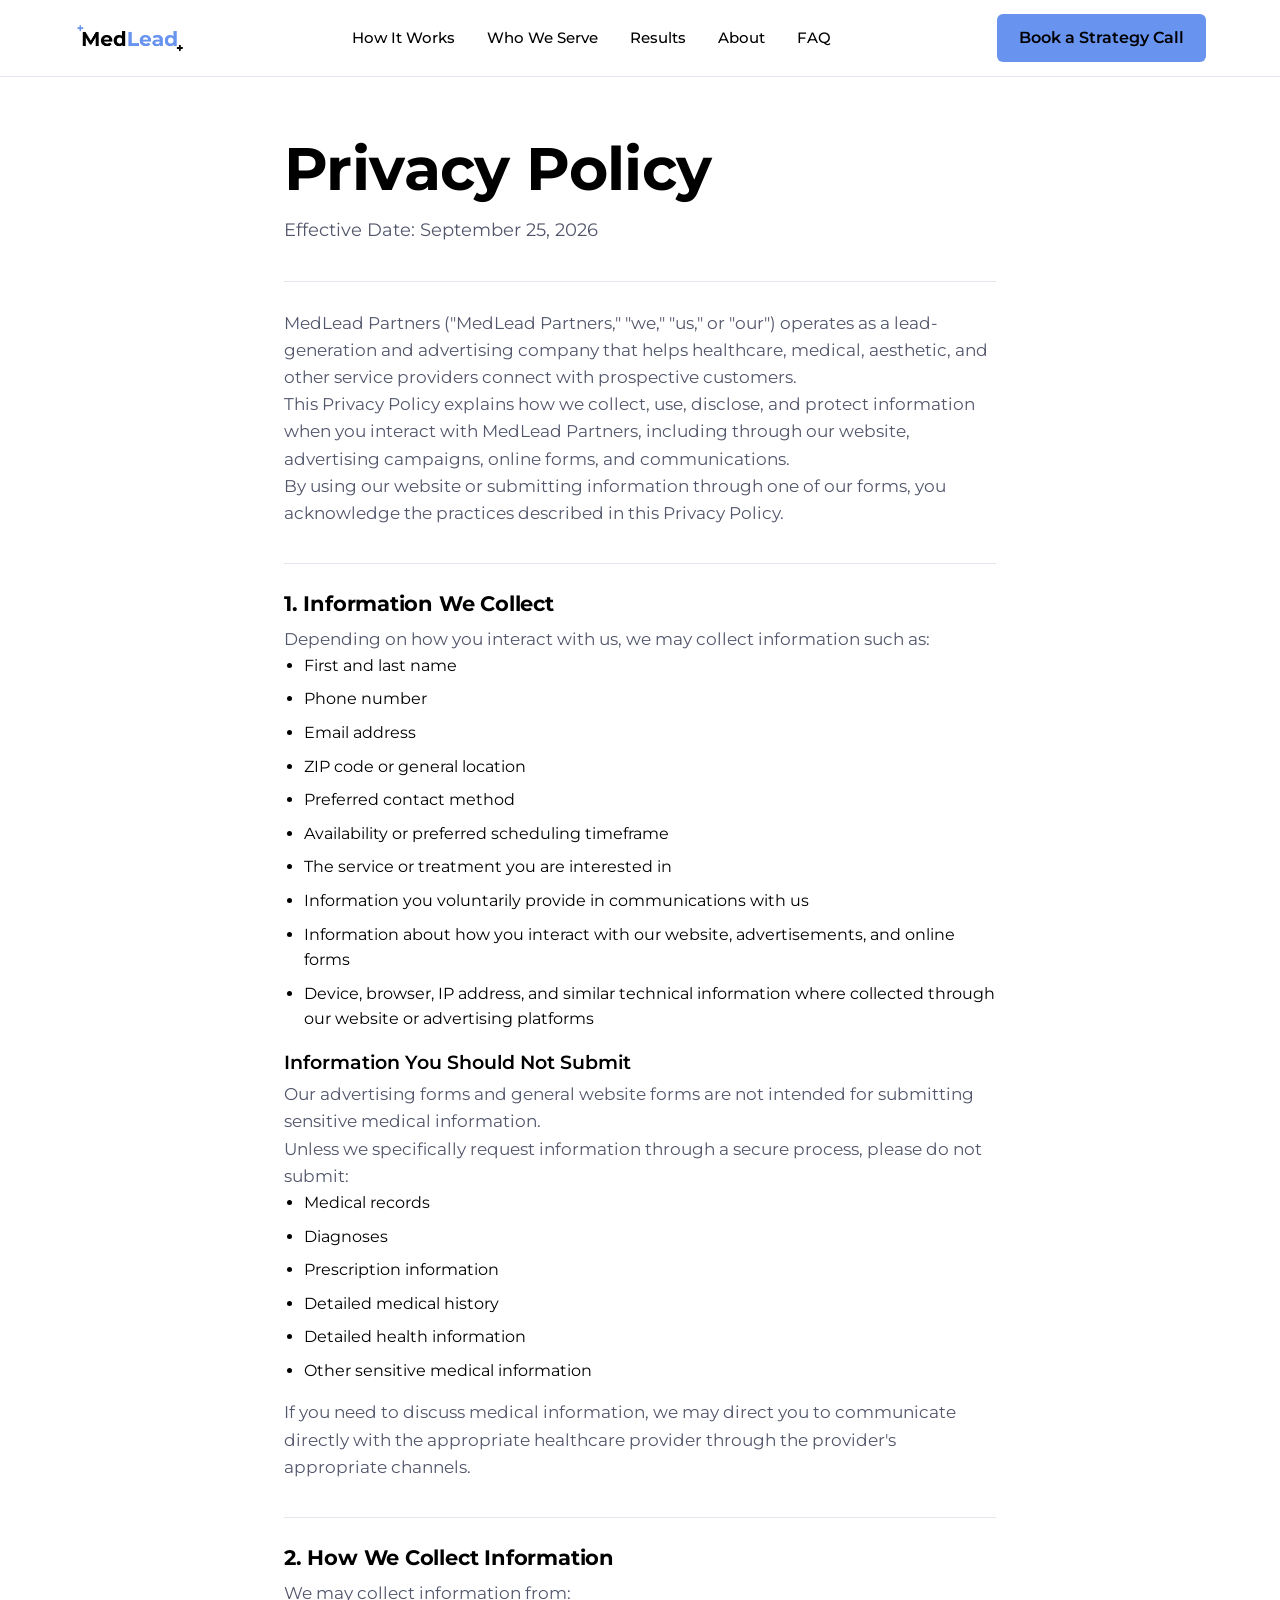
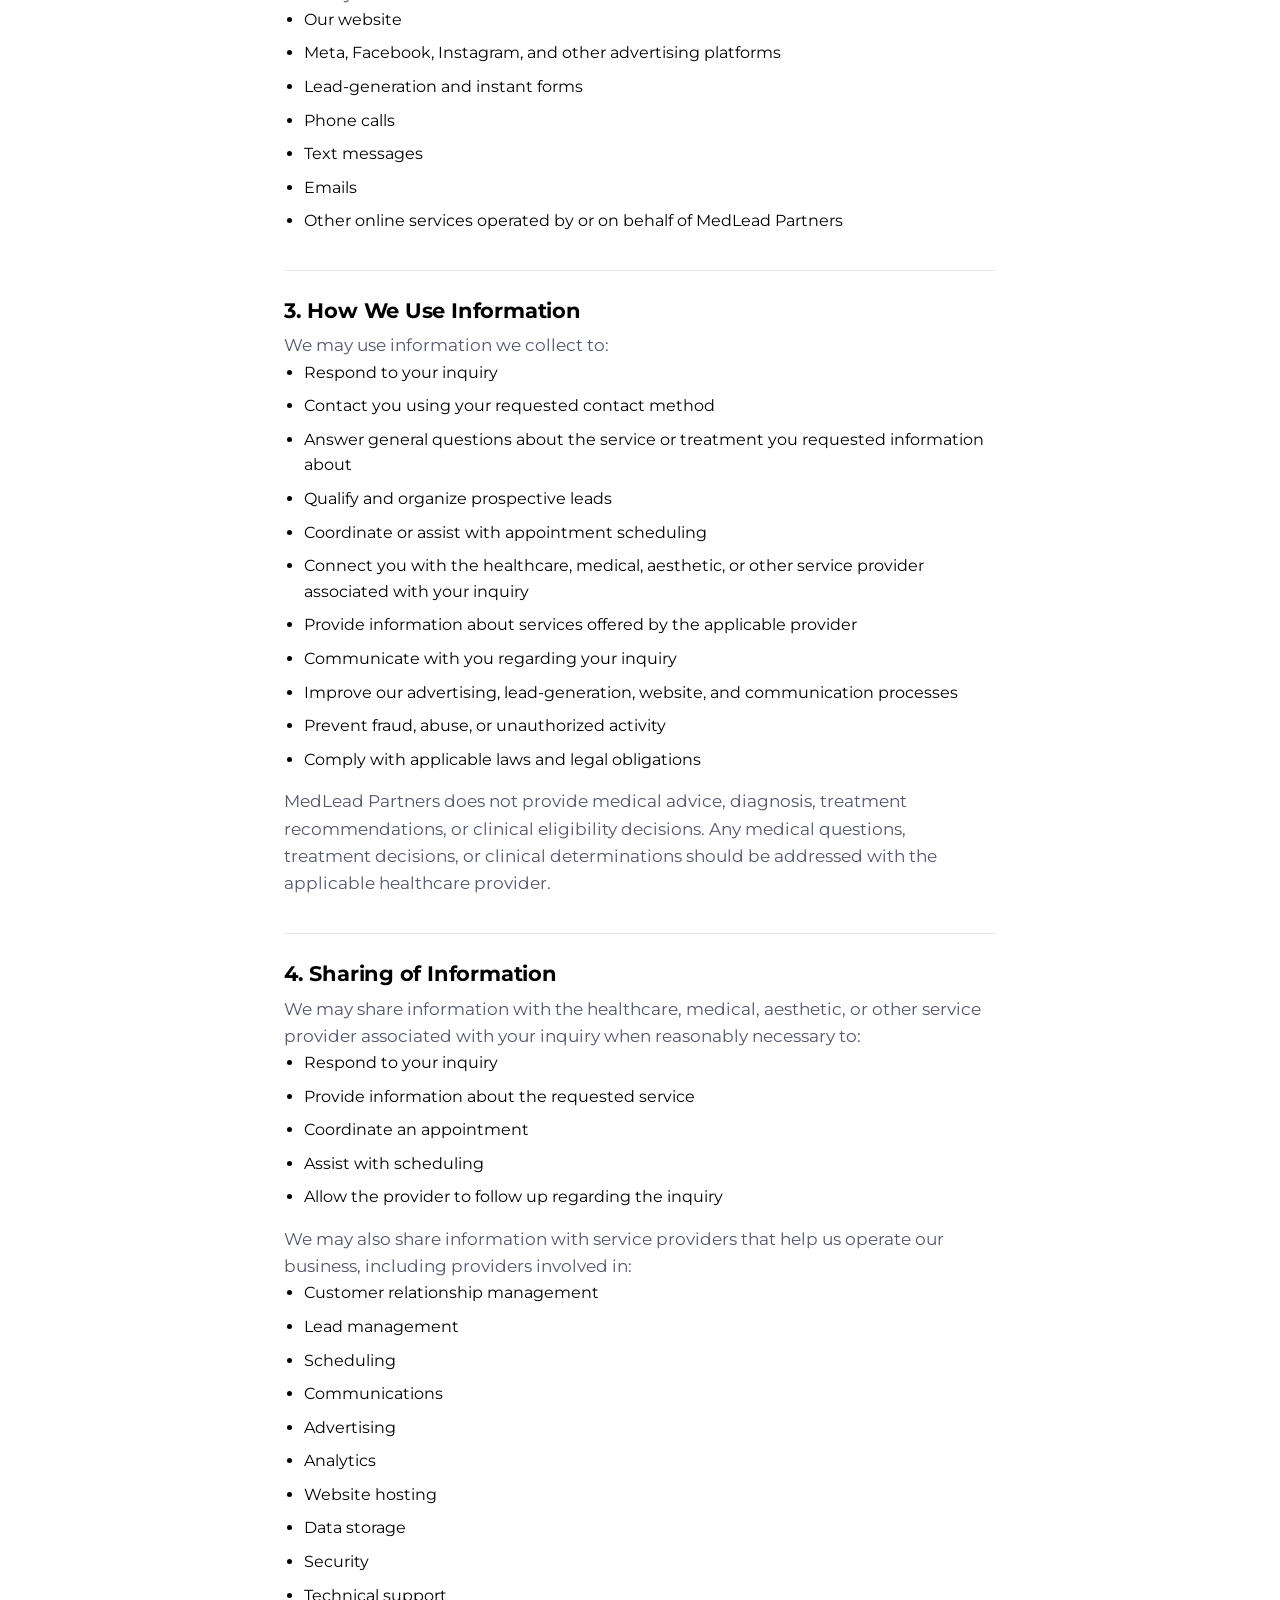
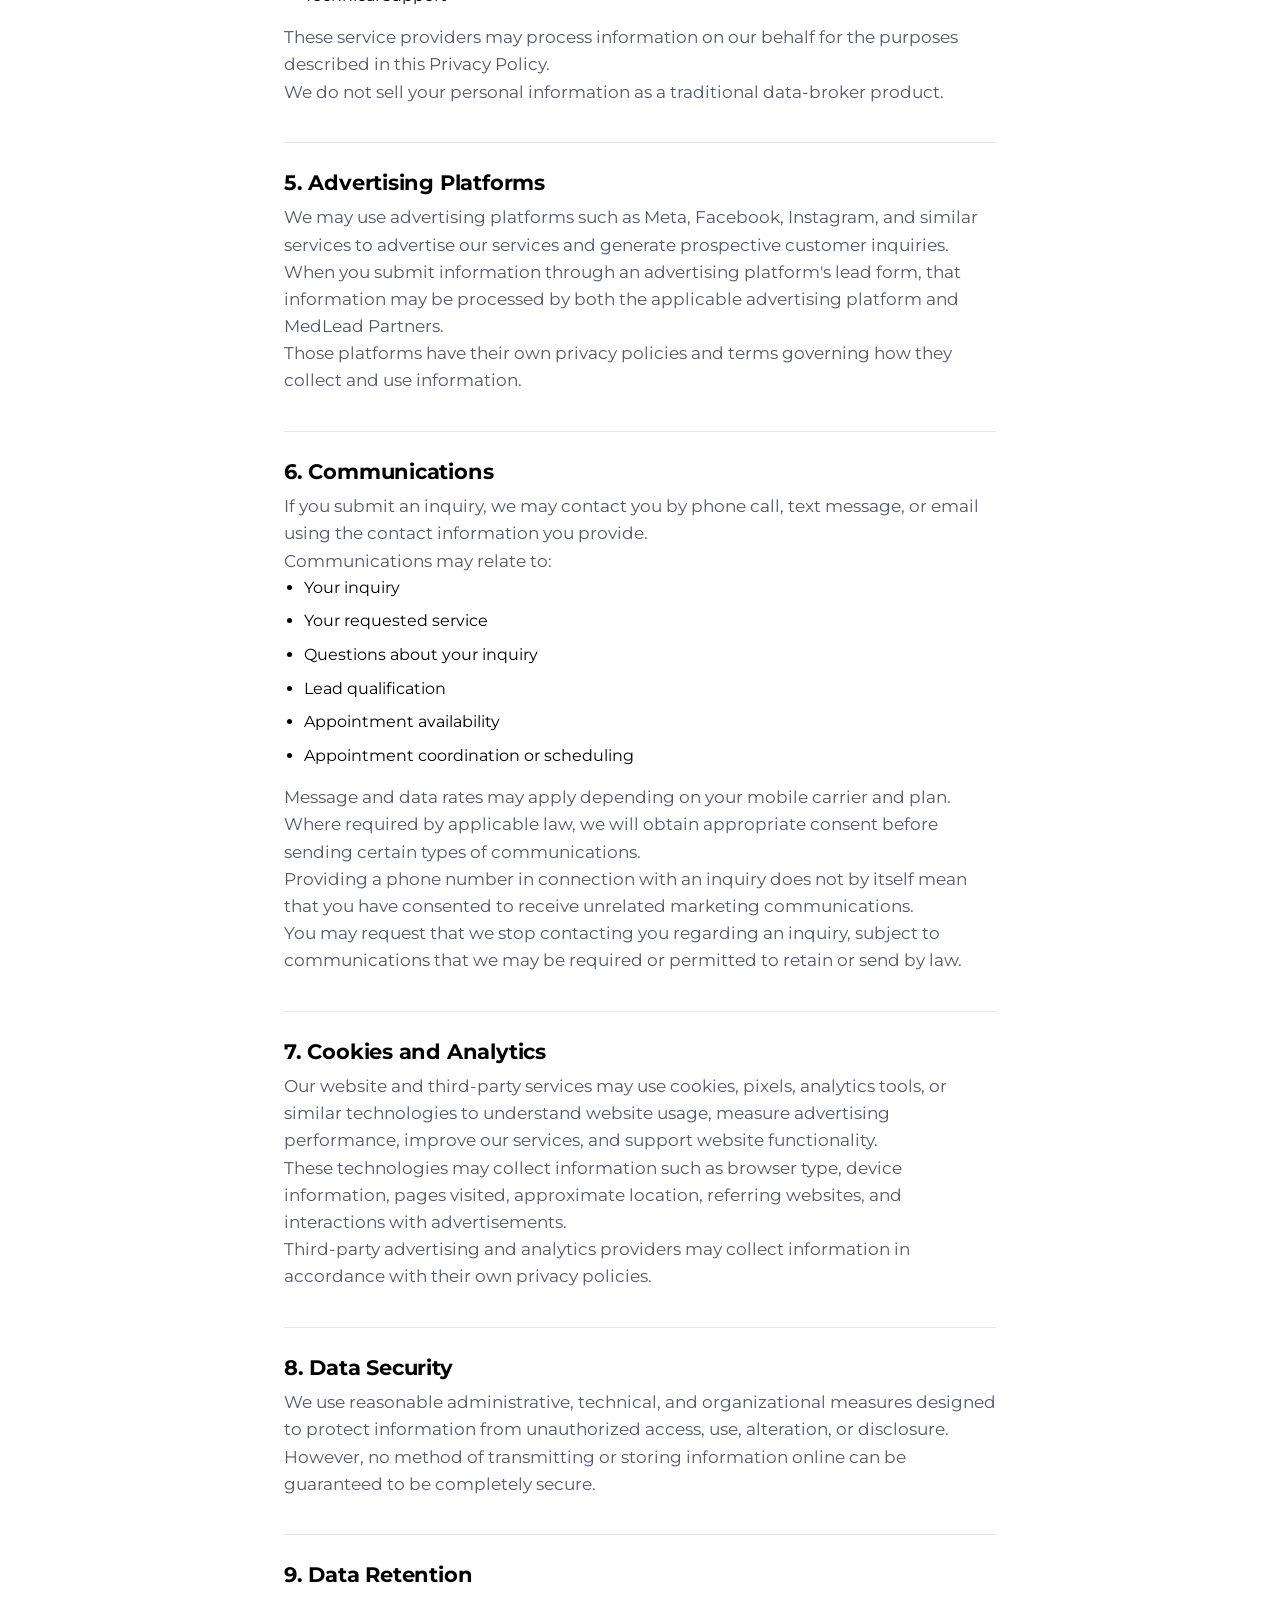
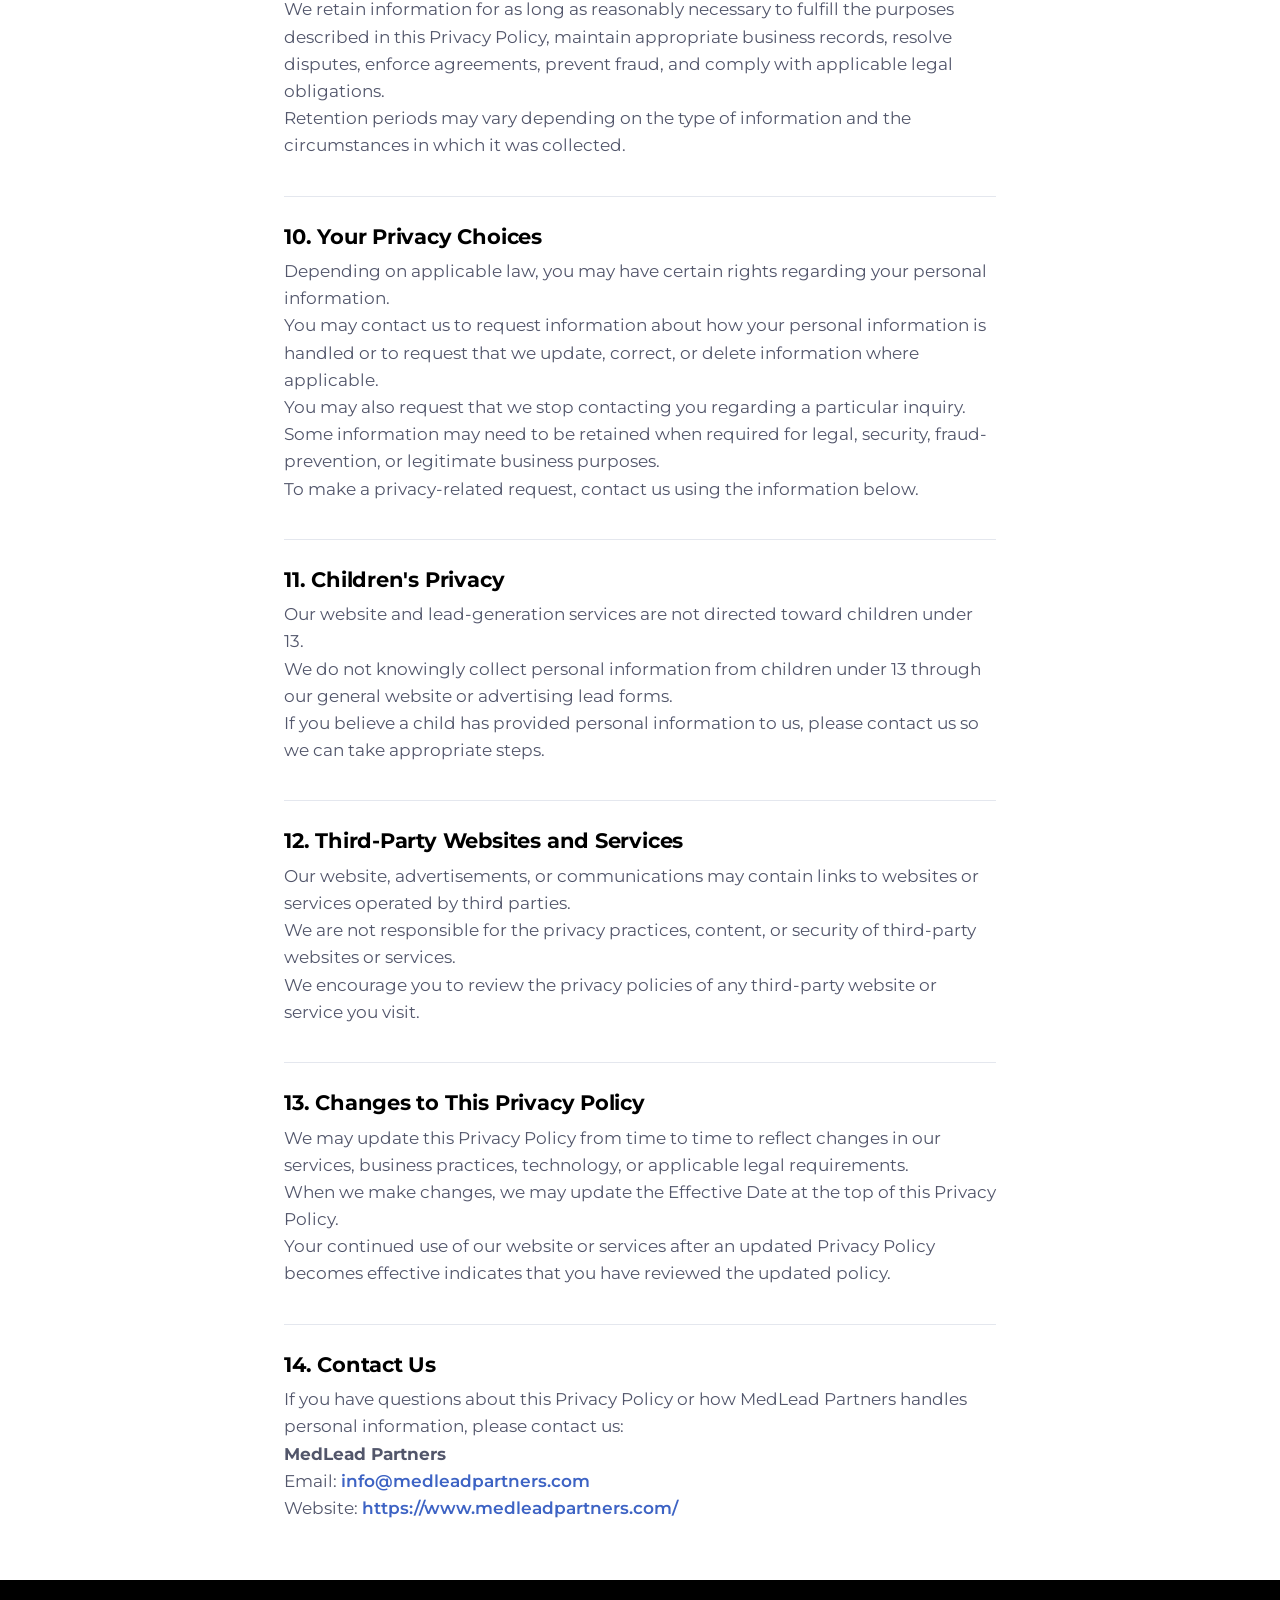
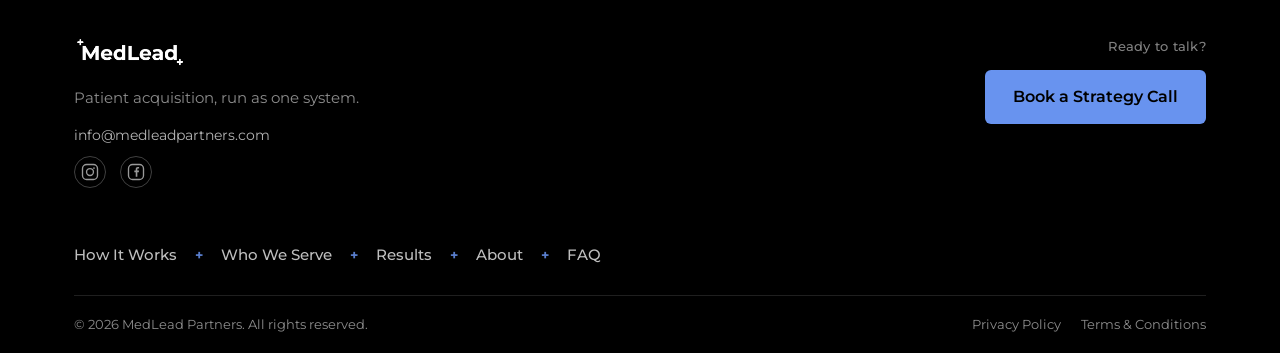
<file: privacy (1).html>
<!DOCTYPE html>
<html lang="en">
<head>
<meta charset="UTF-8">
<meta name="viewport" content="width=device-width, initial-scale=1.0, viewport-fit=cover">
<title>Privacy Policy - MedLead Partners</title>
<meta name="description" content="How MedLead Partners collects, uses, and protects information submitted through this website.">
<meta name="robots" content="index, follow">
<link rel="canonical" href="https://www.medleadpartners.com/privacy.html">

<!-- Open Graph / social link preview. -->
<meta property="og:type" content="website">
<meta property="og:site_name" content="MedLead Partners">
<meta property="og:url" content="https://www.medleadpartners.com/privacy.html">
<meta property="og:title" content="Privacy Policy - MedLead Partners">
<meta property="og:description" content="How MedLead Partners collects, uses, and protects information submitted through this website.">
<meta property="og:image" content="https://www.medleadpartners.com/assets/logo.png">
<meta name="twitter:card" content="summary_large_image">
<meta name="twitter:title" content="Privacy Policy - MedLead Partners">
<meta name="twitter:description" content="How MedLead Partners collects, uses, and protects information submitted through this website.">
<meta name="twitter:image" content="https://www.medleadpartners.com/assets/logo.png">

<link rel="icon" type="image/png" href="assets/favicon.png">
<link rel="apple-touch-icon" href="assets/apple-touch-icon.png">
<link rel="preconnect" href="https://fonts.googleapis.com">
<link rel="preconnect" href="https://fonts.gstatic.com" crossorigin>
<link href="https://fonts.googleapis.com/css2?family=Montserrat:wght@400;500;600;700;800&display=swap" rel="stylesheet">
<link rel="stylesheet" href="styles.css">
<style>
  /* Scoped list styling for privacy-policy content only.
     Base stylesheet resets ul/ol to list-style: none for nav components;
     this restores readable bullet lists inside legal-section body copy
     without touching styles.css or any other site file. */
  .legal-section ul { list-style: disc; max-width: 720px; margin: 0 0 16px 20px; }
  .legal-section ul:last-child { margin-bottom: 0; }
  .legal-section li { margin-bottom: 8px; line-height: 1.6; }
  .legal-section li:last-child { margin-bottom: 0; }
  .legal-section h3 { margin-top: 20px; margin-bottom: 8px; }
  .legal-section p + h3 { margin-top: 24px; }
</style>
</head>
<body>

  <header class="site-header" id="site-header">
    <div class="container nav-inner">
      <a href="index.html#home" class="logo-link" aria-label="MedLead Partners home">
        <img src="assets/logo.png" alt="MedLead Partners logo" class="logo-img" width="112" height="32">
      </a>
      <nav class="primary-nav" id="primary-nav" aria-label="Primary">
        <a href="index.html#how-it-works" class="">How It Works</a>
        <a href="index.html#who-we-serve" class="">Who We Serve</a>
        <a href="index.html#results" class="">Results</a>
        <a href="index.html#about" class="">About</a>
        <a href="index.html#faq" class="">FAQ</a>
      </nav>
      <a href="index.html#book" class="btn btn-primary nav-cta">Book a Strategy Call</a>
      <button class="menu-toggle" id="menu-toggle" aria-label="Open menu" aria-expanded="false" aria-controls="mobile-menu">
        <span></span><span></span><span></span>
      </button>
    </div>
    <div class="mobile-menu" id="mobile-menu">
      <a href="index.html#how-it-works" class="">How It Works</a>
        <a href="index.html#who-we-serve" class="">Who We Serve</a>
        <a href="index.html#results" class="">Results</a>
        <a href="index.html#about" class="">About</a>
        <a href="index.html#faq" class="">FAQ</a>
      <a href="index.html#book" class="btn btn-primary mobile-cta">Book a Strategy Call</a>
    </div>
  </header>

  <main>
    <section class="section legal-page" id="top">
      <div class="container container-narrow">
        <div class="section-head">
          <h1>Privacy Policy</h1>
          <p class="section-intro">Effective Date: September 25, 2026</p>
        </div>

        <div class="legal-section">
          <p>MedLead Partners ("MedLead Partners," "we," "us," or "our") operates as a lead-generation and advertising company that helps healthcare, medical, aesthetic, and other service providers connect with prospective customers.</p>
          <p>This Privacy Policy explains how we collect, use, disclose, and protect information when you interact with MedLead Partners, including through our website, advertising campaigns, online forms, and communications.</p>
          <p>By using our website or submitting information through one of our forms, you acknowledge the practices described in this Privacy Policy.</p>
        </div>

        <div class="legal-section">
          <h2>1. Information We Collect</h2>
          <p>Depending on how you interact with us, we may collect information such as:</p>
          <ul>
            <li>First and last name</li>
            <li>Phone number</li>
            <li>Email address</li>
            <li>ZIP code or general location</li>
            <li>Preferred contact method</li>
            <li>Availability or preferred scheduling timeframe</li>
            <li>The service or treatment you are interested in</li>
            <li>Information you voluntarily provide in communications with us</li>
            <li>Information about how you interact with our website, advertisements, and online forms</li>
            <li>Device, browser, IP address, and similar technical information where collected through our website or advertising platforms</li>
          </ul>
          <h3>Information You Should Not Submit</h3>
          <p>Our advertising forms and general website forms are not intended for submitting sensitive medical information.</p>
          <p>Unless we specifically request information through a secure process, please do not submit:</p>
          <ul>
            <li>Medical records</li>
            <li>Diagnoses</li>
            <li>Prescription information</li>
            <li>Detailed medical history</li>
            <li>Detailed health information</li>
            <li>Other sensitive medical information</li>
          </ul>
          <p>If you need to discuss medical information, we may direct you to communicate directly with the appropriate healthcare provider through the provider's appropriate channels.</p>
        </div>

        <div class="legal-section">
          <h2>2. How We Collect Information</h2>
          <p>We may collect information from:</p>
          <ul>
            <li>Our website</li>
            <li>Meta, Facebook, Instagram, and other advertising platforms</li>
            <li>Lead-generation and instant forms</li>
            <li>Phone calls</li>
            <li>Text messages</li>
            <li>Emails</li>
            <li>Other online services operated by or on behalf of MedLead Partners</li>
          </ul>
        </div>

        <div class="legal-section">
          <h2>3. How We Use Information</h2>
          <p>We may use information we collect to:</p>
          <ul>
            <li>Respond to your inquiry</li>
            <li>Contact you using your requested contact method</li>
            <li>Answer general questions about the service or treatment you requested information about</li>
            <li>Qualify and organize prospective leads</li>
            <li>Coordinate or assist with appointment scheduling</li>
            <li>Connect you with the healthcare, medical, aesthetic, or other service provider associated with your inquiry</li>
            <li>Provide information about services offered by the applicable provider</li>
            <li>Communicate with you regarding your inquiry</li>
            <li>Improve our advertising, lead-generation, website, and communication processes</li>
            <li>Prevent fraud, abuse, or unauthorized activity</li>
            <li>Comply with applicable laws and legal obligations</li>
          </ul>
          <p>MedLead Partners does not provide medical advice, diagnosis, treatment recommendations, or clinical eligibility decisions. Any medical questions, treatment decisions, or clinical determinations should be addressed with the applicable healthcare provider.</p>
        </div>

        <div class="legal-section">
          <h2>4. Sharing of Information</h2>
          <p>We may share information with the healthcare, medical, aesthetic, or other service provider associated with your inquiry when reasonably necessary to:</p>
          <ul>
            <li>Respond to your inquiry</li>
            <li>Provide information about the requested service</li>
            <li>Coordinate an appointment</li>
            <li>Assist with scheduling</li>
            <li>Allow the provider to follow up regarding the inquiry</li>
          </ul>
          <p>We may also share information with service providers that help us operate our business, including providers involved in:</p>
          <ul>
            <li>Customer relationship management</li>
            <li>Lead management</li>
            <li>Scheduling</li>
            <li>Communications</li>
            <li>Advertising</li>
            <li>Analytics</li>
            <li>Website hosting</li>
            <li>Data storage</li>
            <li>Security</li>
            <li>Technical support</li>
          </ul>
          <p>These service providers may process information on our behalf for the purposes described in this Privacy Policy.</p>
          <p>We do not sell your personal information as a traditional data-broker product.</p>
        </div>

        <div class="legal-section">
          <h2>5. Advertising Platforms</h2>
          <p>We may use advertising platforms such as Meta, Facebook, Instagram, and similar services to advertise our services and generate prospective customer inquiries.</p>
          <p>When you submit information through an advertising platform's lead form, that information may be processed by both the applicable advertising platform and MedLead Partners.</p>
          <p>Those platforms have their own privacy policies and terms governing how they collect and use information.</p>
        </div>

        <div class="legal-section">
          <h2>6. Communications</h2>
          <p>If you submit an inquiry, we may contact you by phone call, text message, or email using the contact information you provide.</p>
          <p>Communications may relate to:</p>
          <ul>
            <li>Your inquiry</li>
            <li>Your requested service</li>
            <li>Questions about your inquiry</li>
            <li>Lead qualification</li>
            <li>Appointment availability</li>
            <li>Appointment coordination or scheduling</li>
          </ul>
          <p>Message and data rates may apply depending on your mobile carrier and plan.</p>
          <p>Where required by applicable law, we will obtain appropriate consent before sending certain types of communications.</p>
          <p>Providing a phone number in connection with an inquiry does not by itself mean that you have consented to receive unrelated marketing communications.</p>
          <p>You may request that we stop contacting you regarding an inquiry, subject to communications that we may be required or permitted to retain or send by law.</p>
        </div>

        <div class="legal-section">
          <h2>7. Cookies and Analytics</h2>
          <p>Our website and third-party services may use cookies, pixels, analytics tools, or similar technologies to understand website usage, measure advertising performance, improve our services, and support website functionality.</p>
          <p>These technologies may collect information such as browser type, device information, pages visited, approximate location, referring websites, and interactions with advertisements.</p>
          <p>Third-party advertising and analytics providers may collect information in accordance with their own privacy policies.</p>
        </div>

        <div class="legal-section">
          <h2>8. Data Security</h2>
          <p>We use reasonable administrative, technical, and organizational measures designed to protect information from unauthorized access, use, alteration, or disclosure.</p>
          <p>However, no method of transmitting or storing information online can be guaranteed to be completely secure.</p>
        </div>

        <div class="legal-section">
          <h2>9. Data Retention</h2>
          <p>We retain information for as long as reasonably necessary to fulfill the purposes described in this Privacy Policy, maintain appropriate business records, resolve disputes, enforce agreements, prevent fraud, and comply with applicable legal obligations.</p>
          <p>Retention periods may vary depending on the type of information and the circumstances in which it was collected.</p>
        </div>

        <div class="legal-section">
          <h2>10. Your Privacy Choices</h2>
          <p>Depending on applicable law, you may have certain rights regarding your personal information.</p>
          <p>You may contact us to request information about how your personal information is handled or to request that we update, correct, or delete information where applicable.</p>
          <p>You may also request that we stop contacting you regarding a particular inquiry.</p>
          <p>Some information may need to be retained when required for legal, security, fraud-prevention, or legitimate business purposes.</p>
          <p>To make a privacy-related request, contact us using the information below.</p>
        </div>

        <div class="legal-section">
          <h2>11. Children's Privacy</h2>
          <p>Our website and lead-generation services are not directed toward children under 13.</p>
          <p>We do not knowingly collect personal information from children under 13 through our general website or advertising lead forms.</p>
          <p>If you believe a child has provided personal information to us, please contact us so we can take appropriate steps.</p>
        </div>

        <div class="legal-section">
          <h2>12. Third-Party Websites and Services</h2>
          <p>Our website, advertisements, or communications may contain links to websites or services operated by third parties.</p>
          <p>We are not responsible for the privacy practices, content, or security of third-party websites or services.</p>
          <p>We encourage you to review the privacy policies of any third-party website or service you visit.</p>
        </div>

        <div class="legal-section">
          <h2>13. Changes to This Privacy Policy</h2>
          <p>We may update this Privacy Policy from time to time to reflect changes in our services, business practices, technology, or applicable legal requirements.</p>
          <p>When we make changes, we may update the Effective Date at the top of this Privacy Policy.</p>
          <p>Your continued use of our website or services after an updated Privacy Policy becomes effective indicates that you have reviewed the updated policy.</p>
        </div>

        <div class="legal-section">
          <h2>14. Contact Us</h2>
          <p>If you have questions about this Privacy Policy or how MedLead Partners handles personal information, please contact us:</p>
          <p><strong>MedLead Partners</strong><br>
          Email: <a href="mailto:info@medleadpartners.com">info@medleadpartners.com</a><br>
          Website: <a href="https://www.medleadpartners.com/">https://www.medleadpartners.com/</a></p>
        </div>

      </div>
    </section>
  </main>

  <footer class="site-footer">
    <div class="container">
      <div class="footer-top">
        <div class="footer-brand-block">
          <img src="assets/logo.png" alt="MedLead Partners logo" class="footer-logo-lg" width="112" height="32">
          <p class="footer-tagline">Patient acquisition, run as one system.</p>
          <div class="footer-contact-line"><a href="mailto:info@medleadpartners.com">info@medleadpartners.com</a></div>
          <div class="footer-social"><a href="https://www.instagram.com/medleadpartners/" class="footer-social-icon" target="_blank" rel="noopener noreferrer" aria-label="MedLead Partners on Instagram"><svg viewBox="0 0 24 24" width="18" height="18" fill="none" aria-hidden="true"><rect x="2" y="2" width="20" height="20" rx="5.5" stroke="currentColor" stroke-width="1.8"/><circle cx="12" cy="12" r="4.6" stroke="currentColor" stroke-width="1.8"/><circle cx="17.3" cy="6.7" r="1.15" fill="currentColor"/></svg></a> <a href="https://www.facebook.com/MedLeadPartners/" class="footer-social-icon" target="_blank" rel="noopener noreferrer" aria-label="MedLead Partners on Facebook"><svg viewBox="0 0 24 24" width="18" height="18" fill="none" aria-hidden="true"><rect x="2" y="2" width="20" height="20" rx="5.5" stroke="currentColor" stroke-width="1.8"/><path d="M13.8 18.2V12.4H15.75L16.05 10.05H13.8V8.55C13.8 7.89 13.98 7.44 14.93 7.44H16.13V5.34C15.93 5.31 15.24 5.25 14.44 5.25C12.77 5.25 11.62 6.27 11.62 8.14V10.05H9.75V12.4H11.62V18.2H13.8Z" fill="currentColor"/></svg></a></div>
        </div>
        <div class="footer-cta-block">
          <span class="footer-cta-label">Ready to talk?</span>
          <a href="index.html#book" class="btn btn-primary">Book a Strategy Call</a>
        </div>
      </div>

      <nav class="footer-nav-row">
        <a href="index.html#how-it-works">How It Works</a> <span class="footer-nav-sep" aria-hidden="true">+</span> <a href="index.html#who-we-serve">Who We Serve</a> <span class="footer-nav-sep" aria-hidden="true">+</span> <a href="index.html#results">Results</a> <span class="footer-nav-sep" aria-hidden="true">+</span> <a href="index.html#about">About</a> <span class="footer-nav-sep" aria-hidden="true">+</span> <a href="index.html#faq">FAQ</a>
      </nav>

      <div class="footer-divider"></div>

      <div class="footer-bottom-row">
        <p>&copy; <span id="year"></span> MedLead Partners. All rights reserved.</p>
        <div class="footer-legal">
          <a href="privacy.html">Privacy Policy</a>
          <a href="terms.html">Terms &amp; Conditions</a>
        </div>
      </div>
    </div>
  </footer>

<script src="script.js"></script>
</body>
</html>
</file>
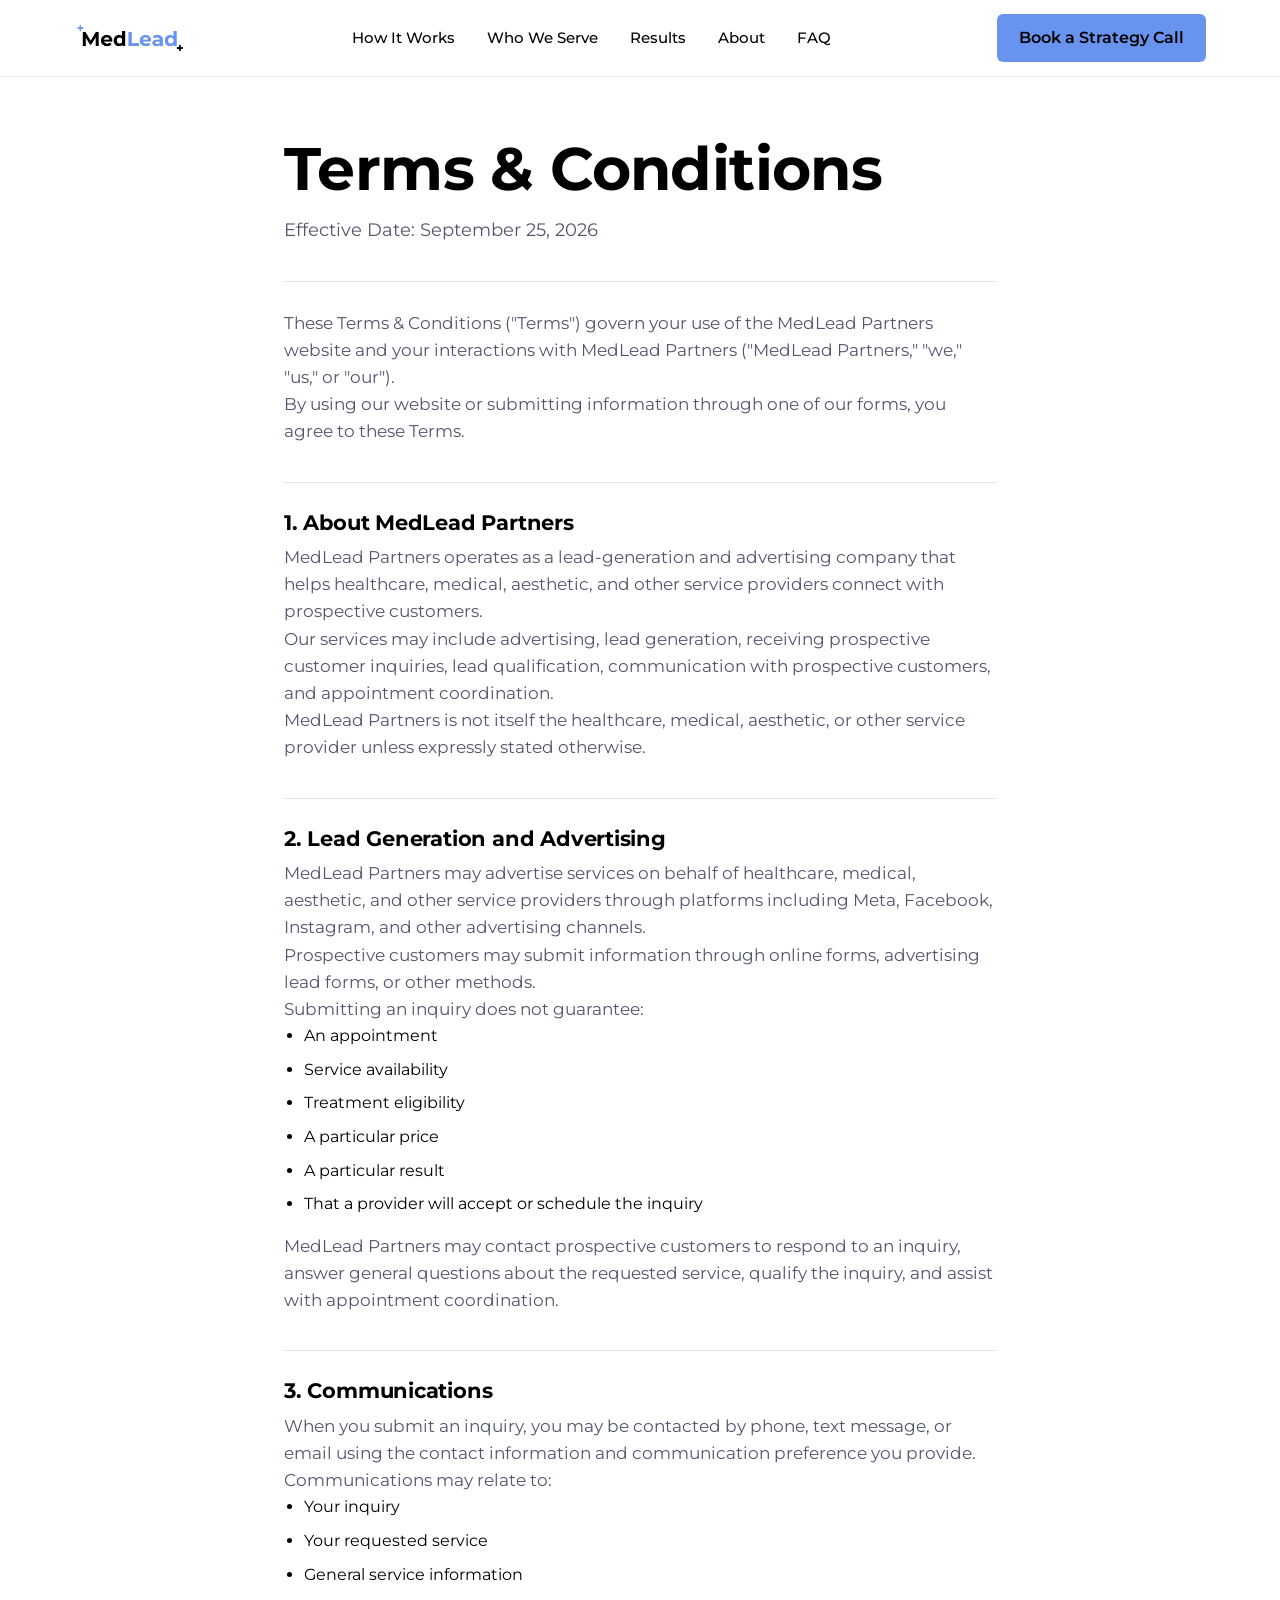
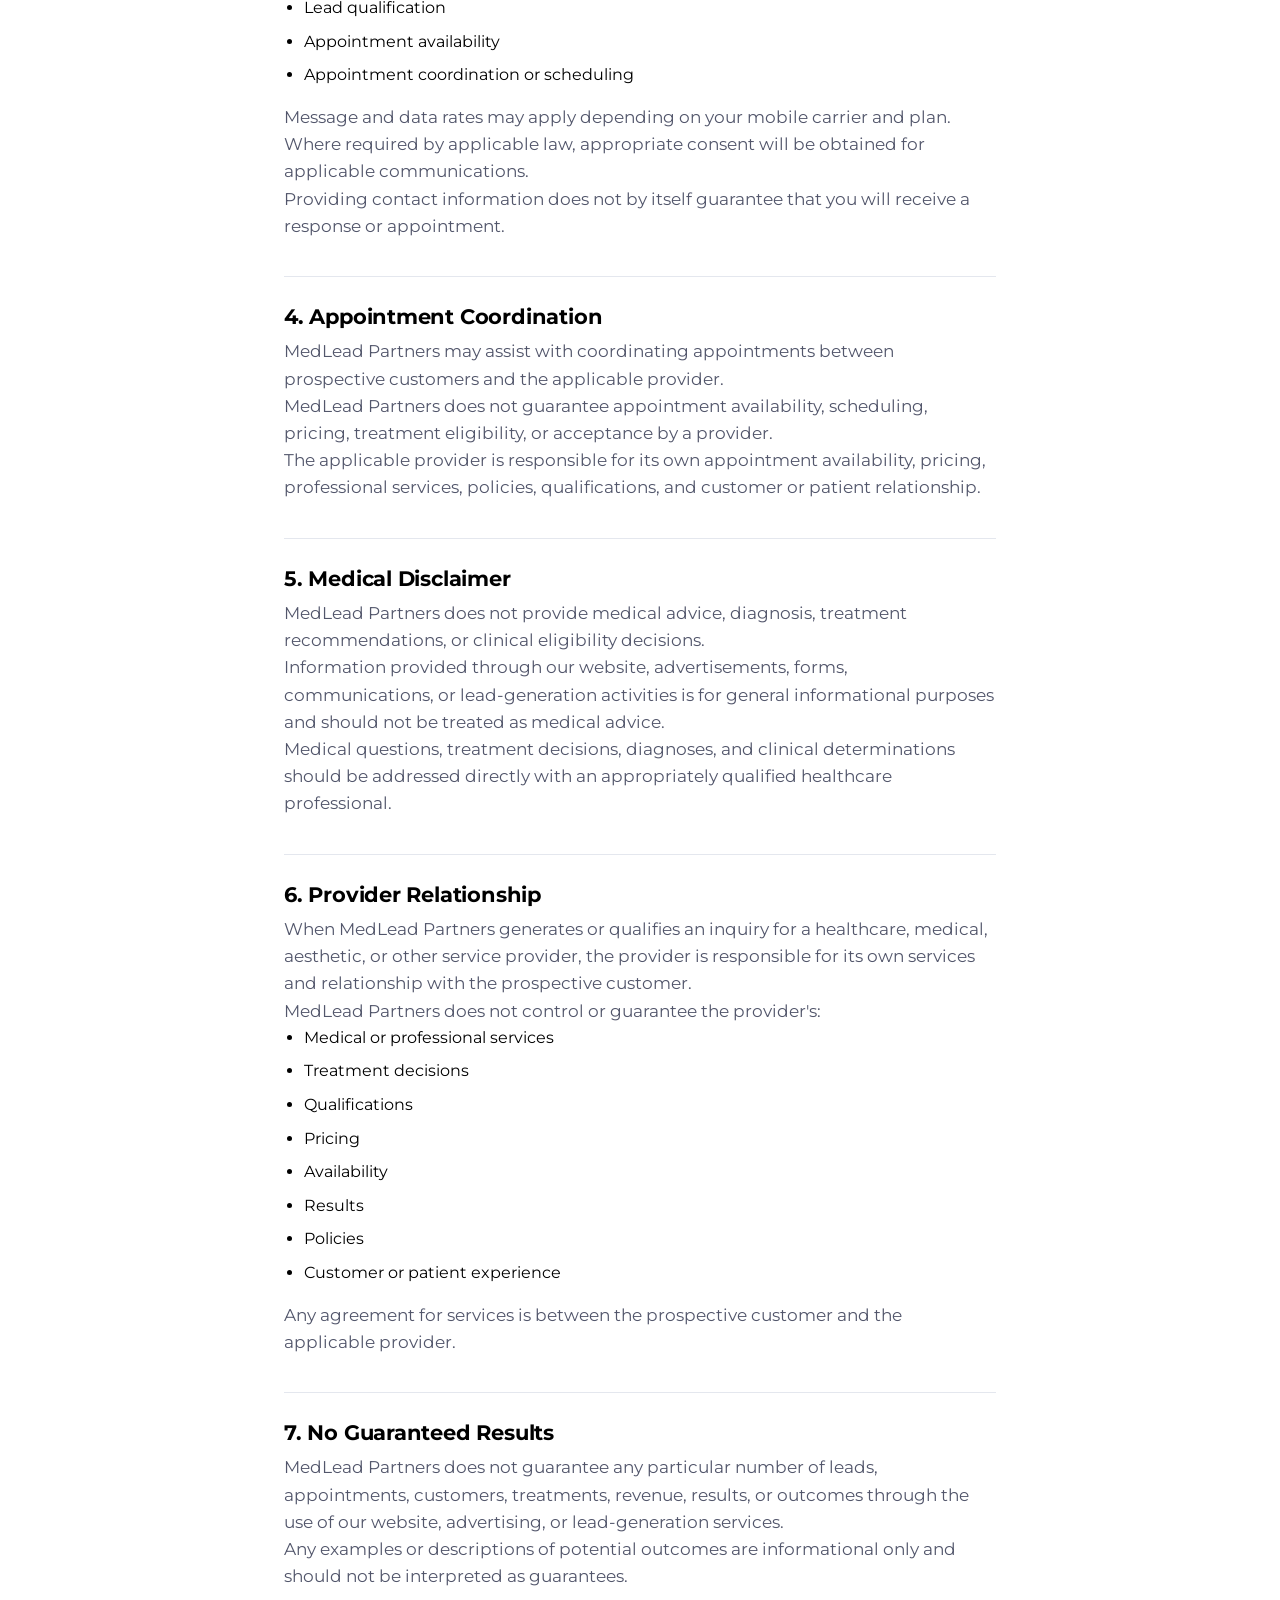
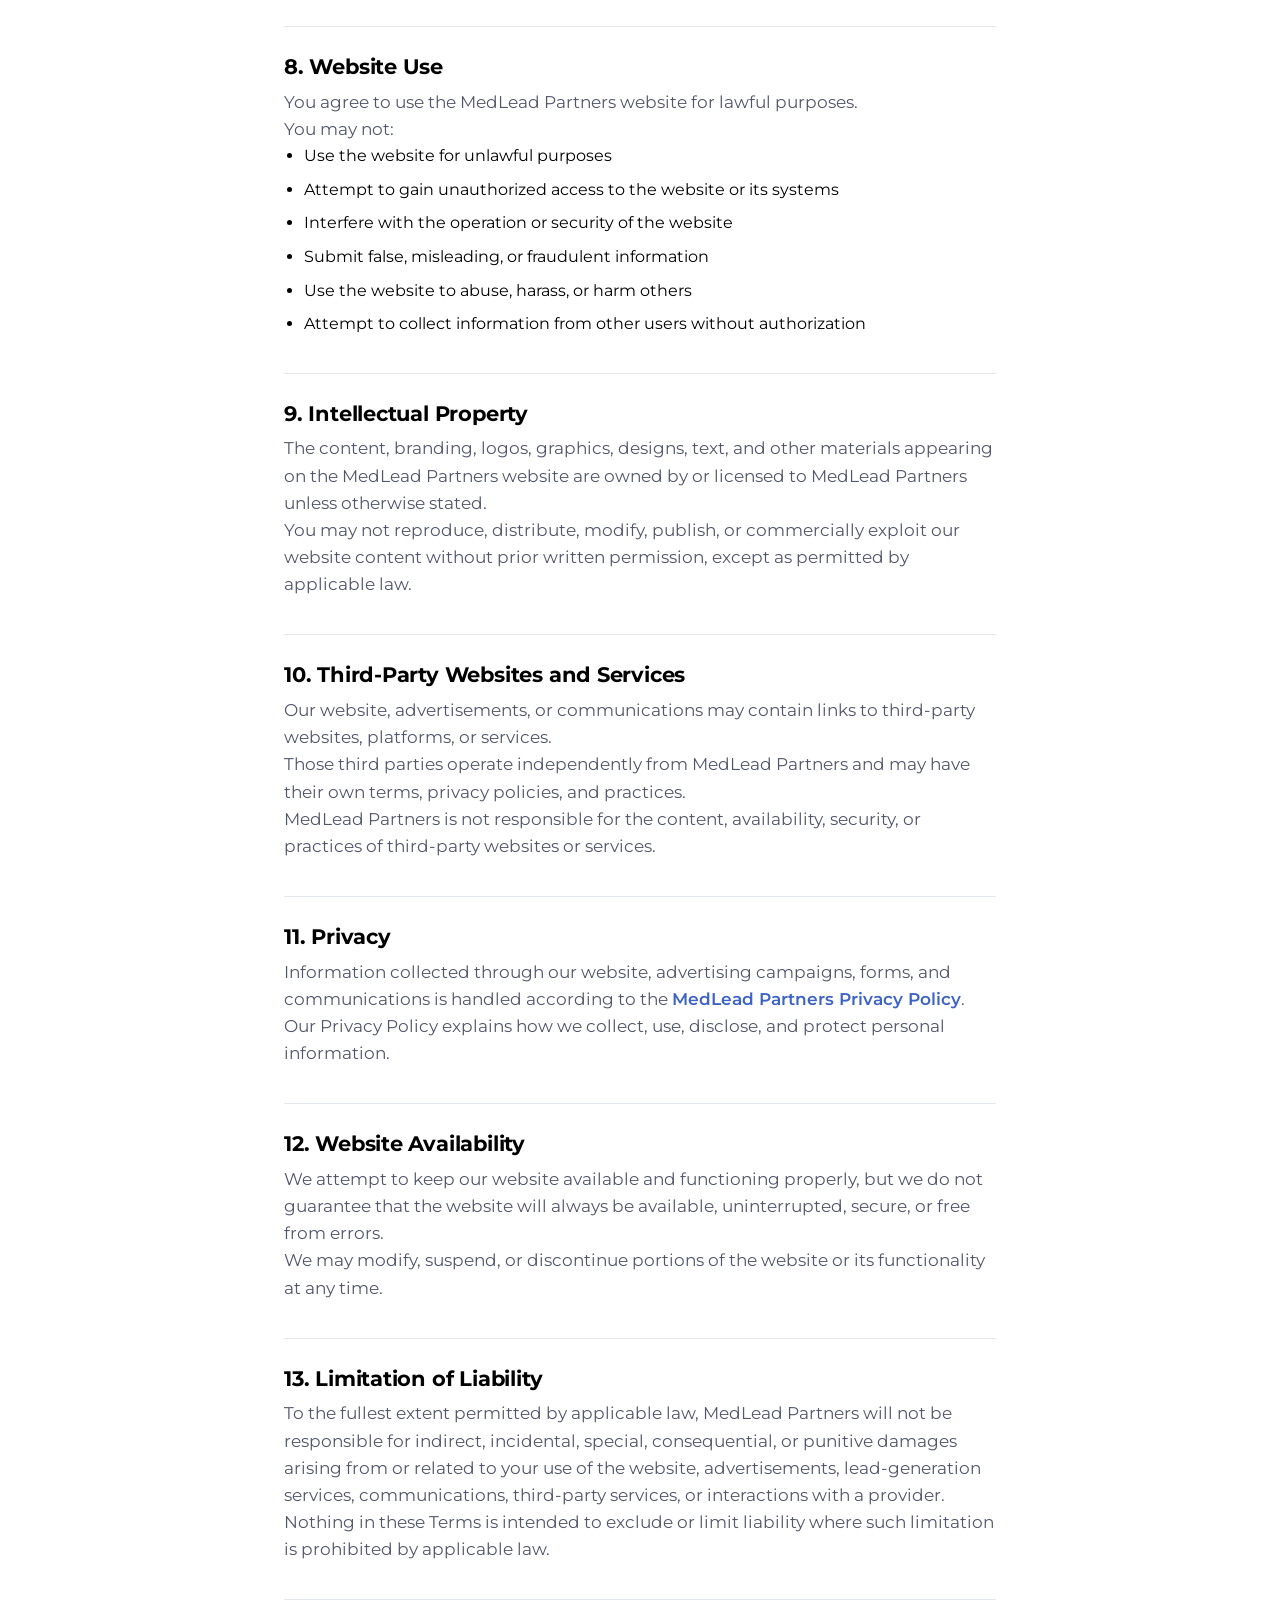
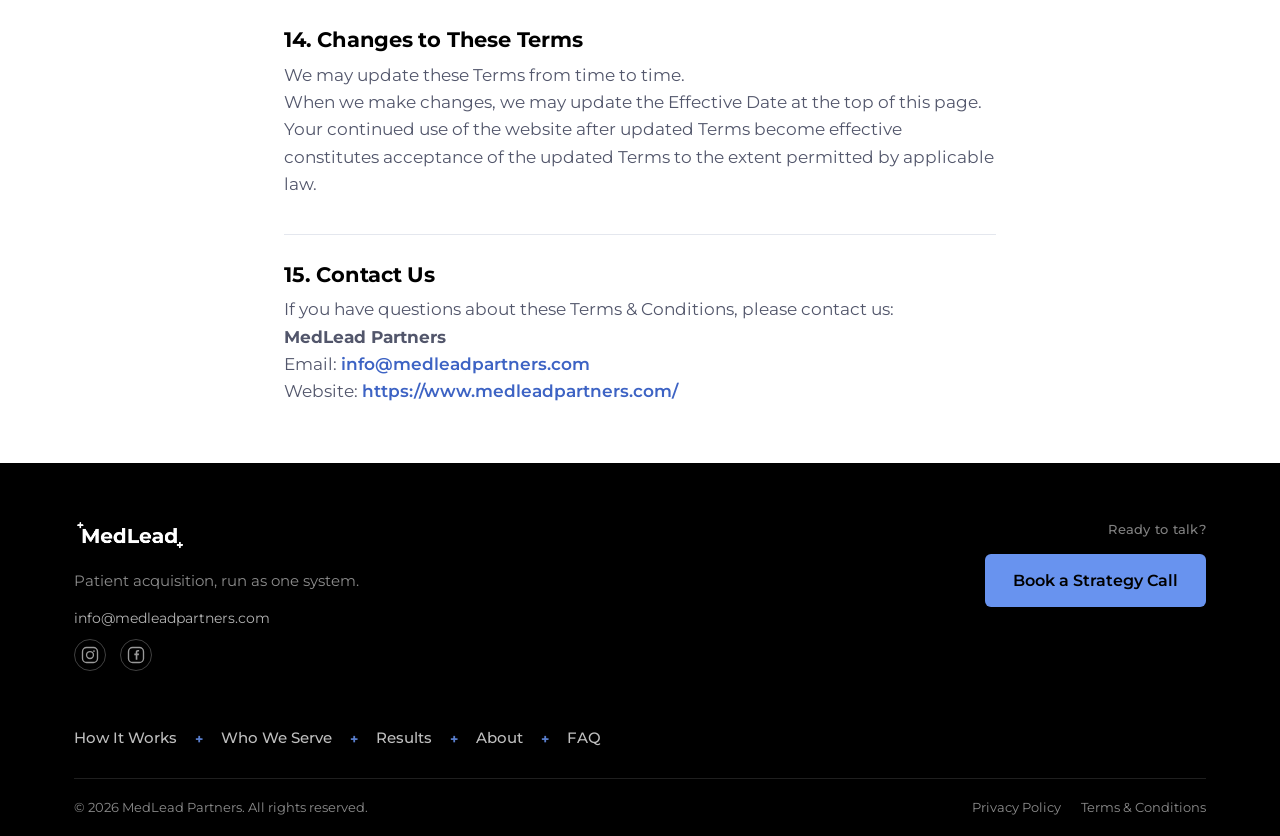
<file: terms.html>
<!DOCTYPE html>
<html lang="en">
<head>
<meta charset="UTF-8">
<meta name="viewport" content="width=device-width, initial-scale=1.0, viewport-fit=cover">
<title>Terms &amp; Conditions - MedLead Partners</title>
<meta name="description" content="The terms that govern use of the MedLead Partners website and services.">
<meta name="robots" content="index, follow">
<link rel="canonical" href="https://www.medleadpartners.com/terms.html">

<!-- Open Graph / social link preview. -->
<meta property="og:type" content="website">
<meta property="og:site_name" content="MedLead Partners">
<meta property="og:url" content="https://www.medleadpartners.com/terms.html">
<meta property="og:title" content="Terms &amp; Conditions - MedLead Partners">
<meta property="og:description" content="The terms that govern use of the MedLead Partners website and services.">
<meta property="og:image" content="https://www.medleadpartners.com/assets/logo.png">
<meta name="twitter:card" content="summary_large_image">
<meta name="twitter:title" content="Terms &amp; Conditions - MedLead Partners">
<meta name="twitter:description" content="The terms that govern use of the MedLead Partners website and services.">
<meta name="twitter:image" content="https://www.medleadpartners.com/assets/logo.png">

<link rel="icon" type="image/png" href="assets/favicon.png">
<link rel="apple-touch-icon" href="assets/apple-touch-icon.png">
<link rel="preconnect" href="https://fonts.googleapis.com">
<link rel="preconnect" href="https://fonts.gstatic.com" crossorigin>
<link href="https://fonts.googleapis.com/css2?family=Montserrat:wght@400;500;600;700;800&display=swap" rel="stylesheet">
<link rel="stylesheet" href="styles.css">
<style>
  /* Scoped list styling for legal-page content only.
     Base stylesheet resets ul/ol to list-style: none for nav components;
     this restores readable bullet lists inside legal-section body copy
     without touching styles.css or any other site file. */
  .legal-section ul { list-style: disc; max-width: 720px; margin: 0 0 16px 20px; }
  .legal-section ul:last-child { margin-bottom: 0; }
  .legal-section li { margin-bottom: 8px; line-height: 1.6; }
  .legal-section li:last-child { margin-bottom: 0; }
</style>
</head>
<body>

  <header class="site-header" id="site-header">
    <div class="container nav-inner">
      <a href="index.html#home" class="logo-link" aria-label="MedLead Partners home">
        <img src="assets/logo.png" alt="MedLead Partners logo" class="logo-img" width="112" height="32">
      </a>
      <nav class="primary-nav" id="primary-nav" aria-label="Primary">
        <a href="index.html#how-it-works" class="">How It Works</a>
        <a href="index.html#who-we-serve" class="">Who We Serve</a>
        <a href="index.html#results" class="">Results</a>
        <a href="index.html#about" class="">About</a>
        <a href="index.html#faq" class="">FAQ</a>
      </nav>
      <a href="index.html#book" class="btn btn-primary nav-cta">Book a Strategy Call</a>
      <button class="menu-toggle" id="menu-toggle" aria-label="Open menu" aria-expanded="false" aria-controls="mobile-menu">
        <span></span><span></span><span></span>
      </button>
    </div>
    <div class="mobile-menu" id="mobile-menu">
      <a href="index.html#how-it-works" class="">How It Works</a>
        <a href="index.html#who-we-serve" class="">Who We Serve</a>
        <a href="index.html#results" class="">Results</a>
        <a href="index.html#about" class="">About</a>
        <a href="index.html#faq" class="">FAQ</a>
      <a href="index.html#book" class="btn btn-primary mobile-cta">Book a Strategy Call</a>
    </div>
  </header>

  <main>
    <section class="section legal-page" id="top">
      <div class="container container-narrow">
        <div class="section-head">
          <h1>Terms &amp; Conditions</h1>
          <p class="section-intro">Effective Date: September 25, 2026</p>
        </div>

        <div class="legal-section">
          <p>These Terms &amp; Conditions ("Terms") govern your use of the MedLead Partners website and your interactions with MedLead Partners ("MedLead Partners," "we," "us," or "our").</p>
          <p>By using our website or submitting information through one of our forms, you agree to these Terms.</p>
        </div>

        <div class="legal-section">
          <h2>1. About MedLead Partners</h2>
          <p>MedLead Partners operates as a lead-generation and advertising company that helps healthcare, medical, aesthetic, and other service providers connect with prospective customers.</p>
          <p>Our services may include advertising, lead generation, receiving prospective customer inquiries, lead qualification, communication with prospective customers, and appointment coordination.</p>
          <p>MedLead Partners is not itself the healthcare, medical, aesthetic, or other service provider unless expressly stated otherwise.</p>
        </div>

        <div class="legal-section">
          <h2>2. Lead Generation and Advertising</h2>
          <p>MedLead Partners may advertise services on behalf of healthcare, medical, aesthetic, and other service providers through platforms including Meta, Facebook, Instagram, and other advertising channels.</p>
          <p>Prospective customers may submit information through online forms, advertising lead forms, or other methods.</p>
          <p>Submitting an inquiry does not guarantee:</p>
          <ul>
            <li>An appointment</li>
            <li>Service availability</li>
            <li>Treatment eligibility</li>
            <li>A particular price</li>
            <li>A particular result</li>
            <li>That a provider will accept or schedule the inquiry</li>
          </ul>
          <p>MedLead Partners may contact prospective customers to respond to an inquiry, answer general questions about the requested service, qualify the inquiry, and assist with appointment coordination.</p>
        </div>

        <div class="legal-section">
          <h2>3. Communications</h2>
          <p>When you submit an inquiry, you may be contacted by phone, text message, or email using the contact information and communication preference you provide.</p>
          <p>Communications may relate to:</p>
          <ul>
            <li>Your inquiry</li>
            <li>Your requested service</li>
            <li>General service information</li>
            <li>Lead qualification</li>
            <li>Appointment availability</li>
            <li>Appointment coordination or scheduling</li>
          </ul>
          <p>Message and data rates may apply depending on your mobile carrier and plan.</p>
          <p>Where required by applicable law, appropriate consent will be obtained for applicable communications.</p>
          <p>Providing contact information does not by itself guarantee that you will receive a response or appointment.</p>
        </div>

        <div class="legal-section">
          <h2>4. Appointment Coordination</h2>
          <p>MedLead Partners may assist with coordinating appointments between prospective customers and the applicable provider.</p>
          <p>MedLead Partners does not guarantee appointment availability, scheduling, pricing, treatment eligibility, or acceptance by a provider.</p>
          <p>The applicable provider is responsible for its own appointment availability, pricing, professional services, policies, qualifications, and customer or patient relationship.</p>
        </div>

        <div class="legal-section">
          <h2>5. Medical Disclaimer</h2>
          <p>MedLead Partners does not provide medical advice, diagnosis, treatment recommendations, or clinical eligibility decisions.</p>
          <p>Information provided through our website, advertisements, forms, communications, or lead-generation activities is for general informational purposes and should not be treated as medical advice.</p>
          <p>Medical questions, treatment decisions, diagnoses, and clinical determinations should be addressed directly with an appropriately qualified healthcare professional.</p>
        </div>

        <div class="legal-section">
          <h2>6. Provider Relationship</h2>
          <p>When MedLead Partners generates or qualifies an inquiry for a healthcare, medical, aesthetic, or other service provider, the provider is responsible for its own services and relationship with the prospective customer.</p>
          <p>MedLead Partners does not control or guarantee the provider's:</p>
          <ul>
            <li>Medical or professional services</li>
            <li>Treatment decisions</li>
            <li>Qualifications</li>
            <li>Pricing</li>
            <li>Availability</li>
            <li>Results</li>
            <li>Policies</li>
            <li>Customer or patient experience</li>
          </ul>
          <p>Any agreement for services is between the prospective customer and the applicable provider.</p>
        </div>

        <div class="legal-section">
          <h2>7. No Guaranteed Results</h2>
          <p>MedLead Partners does not guarantee any particular number of leads, appointments, customers, treatments, revenue, results, or outcomes through the use of our website, advertising, or lead-generation services.</p>
          <p>Any examples or descriptions of potential outcomes are informational only and should not be interpreted as guarantees.</p>
        </div>

        <div class="legal-section">
          <h2>8. Website Use</h2>
          <p>You agree to use the MedLead Partners website for lawful purposes.</p>
          <p>You may not:</p>
          <ul>
            <li>Use the website for unlawful purposes</li>
            <li>Attempt to gain unauthorized access to the website or its systems</li>
            <li>Interfere with the operation or security of the website</li>
            <li>Submit false, misleading, or fraudulent information</li>
            <li>Use the website to abuse, harass, or harm others</li>
            <li>Attempt to collect information from other users without authorization</li>
          </ul>
        </div>

        <div class="legal-section">
          <h2>9. Intellectual Property</h2>
          <p>The content, branding, logos, graphics, designs, text, and other materials appearing on the MedLead Partners website are owned by or licensed to MedLead Partners unless otherwise stated.</p>
          <p>You may not reproduce, distribute, modify, publish, or commercially exploit our website content without prior written permission, except as permitted by applicable law.</p>
        </div>

        <div class="legal-section">
          <h2>10. Third-Party Websites and Services</h2>
          <p>Our website, advertisements, or communications may contain links to third-party websites, platforms, or services.</p>
          <p>Those third parties operate independently from MedLead Partners and may have their own terms, privacy policies, and practices.</p>
          <p>MedLead Partners is not responsible for the content, availability, security, or practices of third-party websites or services.</p>
        </div>

        <div class="legal-section">
          <h2>11. Privacy</h2>
          <p>Information collected through our website, advertising campaigns, forms, and communications is handled according to the <a href="privacy.html">MedLead Partners Privacy Policy</a>.</p>
          <p>Our Privacy Policy explains how we collect, use, disclose, and protect personal information.</p>
        </div>

        <div class="legal-section">
          <h2>12. Website Availability</h2>
          <p>We attempt to keep our website available and functioning properly, but we do not guarantee that the website will always be available, uninterrupted, secure, or free from errors.</p>
          <p>We may modify, suspend, or discontinue portions of the website or its functionality at any time.</p>
        </div>

        <div class="legal-section">
          <h2>13. Limitation of Liability</h2>
          <p>To the fullest extent permitted by applicable law, MedLead Partners will not be responsible for indirect, incidental, special, consequential, or punitive damages arising from or related to your use of the website, advertisements, lead-generation services, communications, third-party services, or interactions with a provider.</p>
          <p>Nothing in these Terms is intended to exclude or limit liability where such limitation is prohibited by applicable law.</p>
        </div>

        <div class="legal-section">
          <h2>14. Changes to These Terms</h2>
          <p>We may update these Terms from time to time.</p>
          <p>When we make changes, we may update the Effective Date at the top of this page.</p>
          <p>Your continued use of the website after updated Terms become effective constitutes acceptance of the updated Terms to the extent permitted by applicable law.</p>
        </div>

        <div class="legal-section">
          <h2>15. Contact Us</h2>
          <p>If you have questions about these Terms &amp; Conditions, please contact us:</p>
          <p><strong>MedLead Partners</strong><br>
          Email: <a href="mailto:info@medleadpartners.com">info@medleadpartners.com</a><br>
          Website: <a href="https://www.medleadpartners.com/">https://www.medleadpartners.com/</a></p>
        </div>

      </div>
    </section>
  </main>

  <footer class="site-footer">
    <div class="container">
      <div class="footer-top">
        <div class="footer-brand-block">
          <img src="assets/logo.png" alt="MedLead Partners logo" class="footer-logo-lg" width="112" height="32">
          <p class="footer-tagline">Patient acquisition, run as one system.</p>
          <div class="footer-contact-line"><a href="mailto:info@medleadpartners.com">info@medleadpartners.com</a></div>
          <div class="footer-social"><a href="https://www.instagram.com/medleadpartners/" class="footer-social-icon" target="_blank" rel="noopener noreferrer" aria-label="MedLead Partners on Instagram"><svg viewBox="0 0 24 24" width="18" height="18" fill="none" aria-hidden="true"><rect x="2" y="2" width="20" height="20" rx="5.5" stroke="currentColor" stroke-width="1.8"/><circle cx="12" cy="12" r="4.6" stroke="currentColor" stroke-width="1.8"/><circle cx="17.3" cy="6.7" r="1.15" fill="currentColor"/></svg></a> <a href="https://www.facebook.com/MedLeadPartners/" class="footer-social-icon" target="_blank" rel="noopener noreferrer" aria-label="MedLead Partners on Facebook"><svg viewBox="0 0 24 24" width="18" height="18" fill="none" aria-hidden="true"><rect x="2" y="2" width="20" height="20" rx="5.5" stroke="currentColor" stroke-width="1.8"/><path d="M13.8 18.2V12.4H15.75L16.05 10.05H13.8V8.55C13.8 7.89 13.98 7.44 14.93 7.44H16.13V5.34C15.93 5.31 15.24 5.25 14.44 5.25C12.77 5.25 11.62 6.27 11.62 8.14V10.05H9.75V12.4H11.62V18.2H13.8Z" fill="currentColor"/></svg></a></div>
        </div>
        <div class="footer-cta-block">
          <span class="footer-cta-label">Ready to talk?</span>
          <a href="index.html#book" class="btn btn-primary">Book a Strategy Call</a>
        </div>
      </div>

      <nav class="footer-nav-row">
        <a href="index.html#how-it-works">How It Works</a> <span class="footer-nav-sep" aria-hidden="true">+</span> <a href="index.html#who-we-serve">Who We Serve</a> <span class="footer-nav-sep" aria-hidden="true">+</span> <a href="index.html#results">Results</a> <span class="footer-nav-sep" aria-hidden="true">+</span> <a href="index.html#about">About</a> <span class="footer-nav-sep" aria-hidden="true">+</span> <a href="index.html#faq">FAQ</a>
      </nav>

      <div class="footer-divider"></div>

      <div class="footer-bottom-row">
        <p>&copy; <span id="year"></span> MedLead Partners. All rights reserved.</p>
        <div class="footer-legal">
          <a href="privacy.html">Privacy Policy</a>
          <a href="terms.html">Terms &amp; Conditions</a>
        </div>
      </div>
    </div>
  </footer>

<script src="script.js"></script>
</body>
</html>
</file>
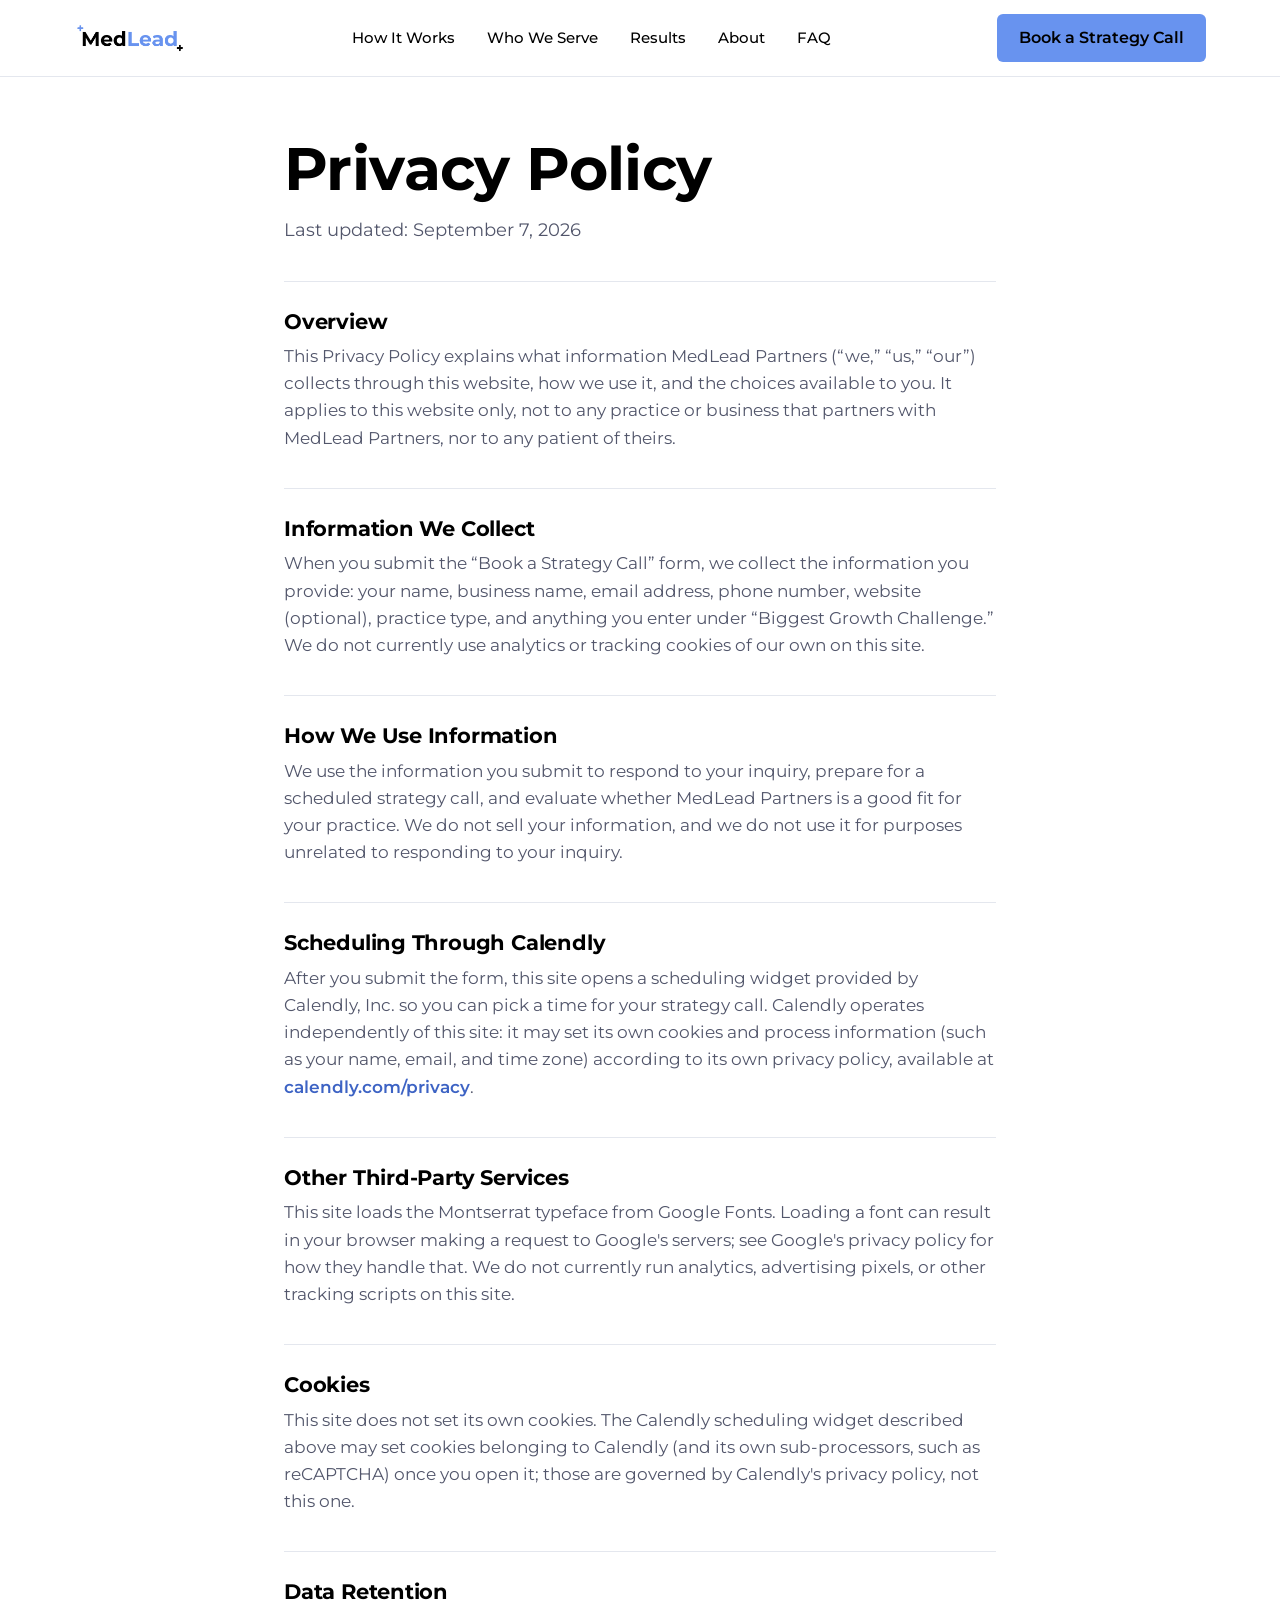
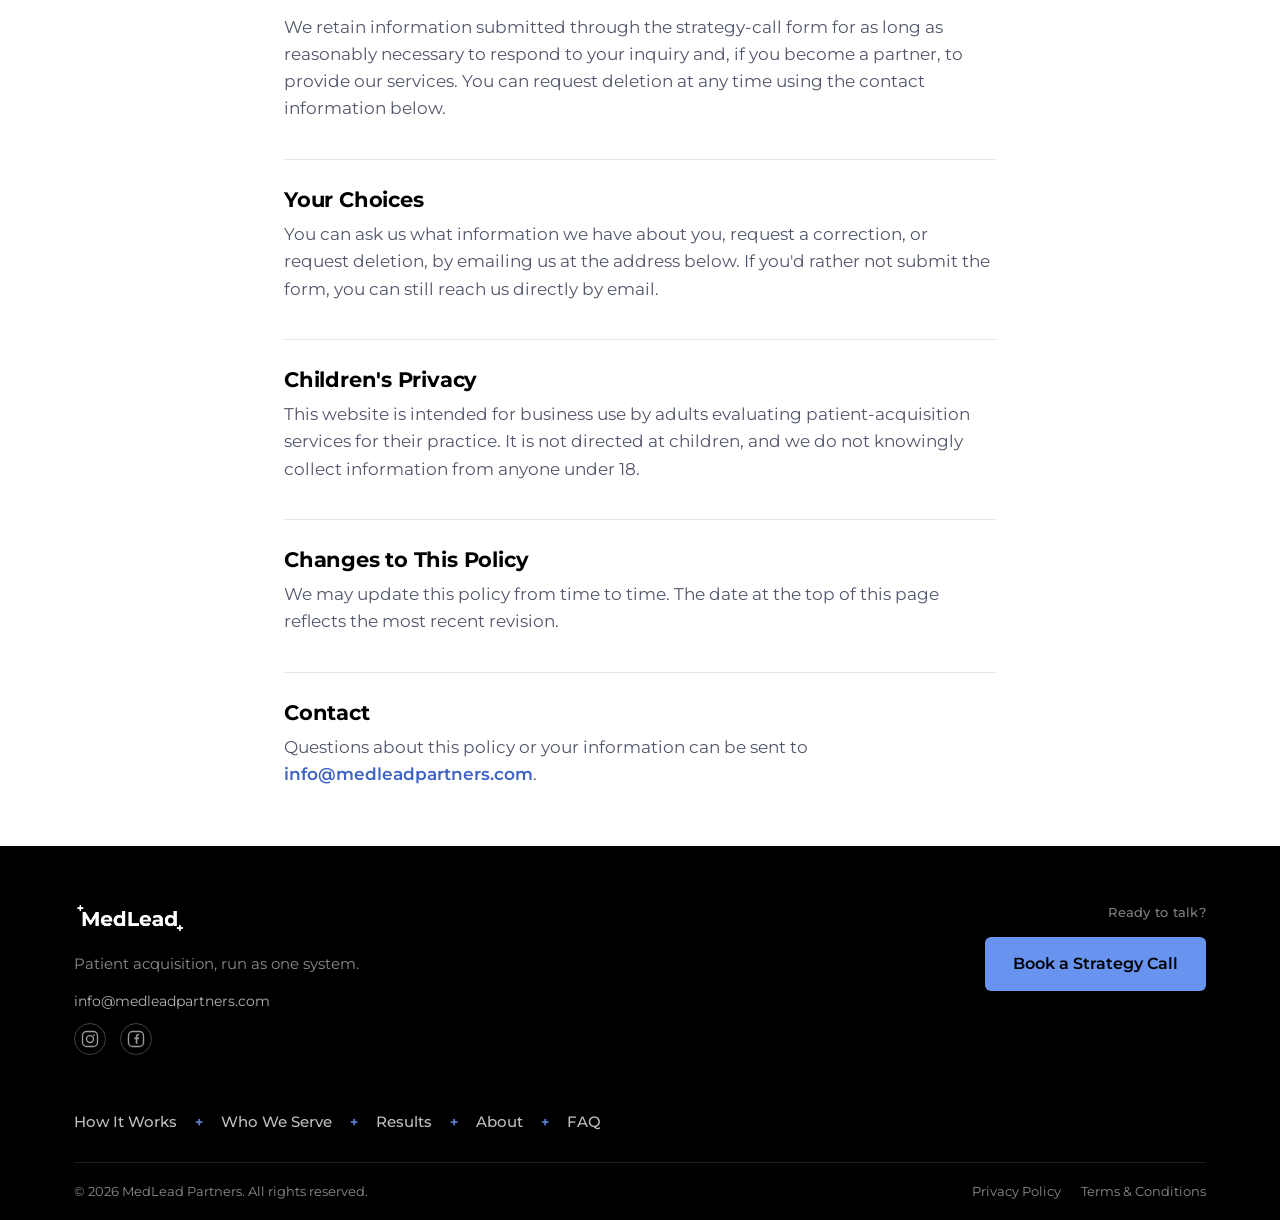
<file: medleadpartners-deploy/privacy.html>
<!DOCTYPE html>
<html lang="en">
<head>
<meta charset="UTF-8">
<meta name="viewport" content="width=device-width, initial-scale=1.0, viewport-fit=cover">
<title>Privacy Policy - MedLead Partners</title>
<meta name="description" content="How MedLead Partners collects, uses, and protects information submitted through this website.">
<meta name="robots" content="index, follow">
<link rel="canonical" href="https://www.medleadpartners.com/privacy.html">

<!-- Open Graph / social link preview. -->
<meta property="og:type" content="website">
<meta property="og:site_name" content="MedLead Partners">
<meta property="og:url" content="https://www.medleadpartners.com/privacy.html">
<meta property="og:title" content="Privacy Policy - MedLead Partners">
<meta property="og:description" content="How MedLead Partners collects, uses, and protects information submitted through this website.">
<meta property="og:image" content="https://www.medleadpartners.com/assets/logo.png">
<meta name="twitter:card" content="summary_large_image">
<meta name="twitter:title" content="Privacy Policy - MedLead Partners">
<meta name="twitter:description" content="How MedLead Partners collects, uses, and protects information submitted through this website.">
<meta name="twitter:image" content="https://www.medleadpartners.com/assets/logo.png">

<link rel="icon" type="image/png" href="assets/favicon.png">
<link rel="apple-touch-icon" href="assets/apple-touch-icon.png">
<link rel="preconnect" href="https://fonts.googleapis.com">
<link rel="preconnect" href="https://fonts.gstatic.com" crossorigin>
<link href="https://fonts.googleapis.com/css2?family=Montserrat:wght@400;500;600;700;800&display=swap" rel="stylesheet">
<link rel="stylesheet" href="styles.css">
</head>
<body>

  <header class="site-header" id="site-header">
    <div class="container nav-inner">
      <a href="index.html#home" class="logo-link" aria-label="MedLead Partners home">
        <img src="assets/logo.png" alt="MedLead Partners logo" class="logo-img" width="112" height="32">
      </a>
      <nav class="primary-nav" id="primary-nav" aria-label="Primary">
        <a href="index.html#how-it-works" class="">How It Works</a>
        <a href="index.html#who-we-serve" class="">Who We Serve</a>
        <a href="index.html#results" class="">Results</a>
        <a href="index.html#about" class="">About</a>
        <a href="index.html#faq" class="">FAQ</a>
      </nav>
      <a href="index.html#book" class="btn btn-primary nav-cta">Book a Strategy Call</a>
      <button class="menu-toggle" id="menu-toggle" aria-label="Open menu" aria-expanded="false" aria-controls="mobile-menu">
        <span></span><span></span><span></span>
      </button>
    </div>
    <div class="mobile-menu" id="mobile-menu">
      <a href="index.html#how-it-works" class="">How It Works</a>
        <a href="index.html#who-we-serve" class="">Who We Serve</a>
        <a href="index.html#results" class="">Results</a>
        <a href="index.html#about" class="">About</a>
        <a href="index.html#faq" class="">FAQ</a>
      <a href="index.html#book" class="btn btn-primary mobile-cta">Book a Strategy Call</a>
    </div>
  </header>

  <main>
    <section class="section legal-page" id="top">
      <div class="container container-narrow">
        <div class="section-head">
          <h1>Privacy Policy</h1>
          <p class="section-intro">Last updated: September 7, 2026</p>
        </div>
        <div class="legal-section"><h2>Overview</h2><p>This Privacy Policy explains what information MedLead Partners (“we,” “us,” “our”) collects through this website, how we use it, and the choices available to you. It applies to this website only, not to any practice or business that partners with MedLead Partners, nor to any patient of theirs.</p></div>
        <div class="legal-section"><h2>Information We Collect</h2><p>When you submit the “Book a Strategy Call” form, we collect the information you provide: your name, business name, email address, phone number, website (optional), practice type, and anything you enter under “Biggest Growth Challenge.” We do not currently use analytics or tracking cookies of our own on this site.</p></div>
        <div class="legal-section"><h2>How We Use Information</h2><p>We use the information you submit to respond to your inquiry, prepare for a scheduled strategy call, and evaluate whether MedLead Partners is a good fit for your practice. We do not sell your information, and we do not use it for purposes unrelated to responding to your inquiry.</p></div>
        <div class="legal-section"><h2>Scheduling Through Calendly</h2><p>After you submit the form, this site opens a scheduling widget provided by Calendly, Inc. so you can pick a time for your strategy call. Calendly operates independently of this site: it may set its own cookies and process information (such as your name, email, and time zone) according to its own privacy policy, available at <a href="https://calendly.com/privacy" target="_blank" rel="noopener noreferrer">calendly.com/privacy</a>.</p></div>
        <div class="legal-section"><h2>Other Third-Party Services</h2><p>This site loads the Montserrat typeface from Google Fonts. Loading a font can result in your browser making a request to Google's servers; see Google's privacy policy for how they handle that. We do not currently run analytics, advertising pixels, or other tracking scripts on this site.</p></div>
        <div class="legal-section"><h2>Cookies</h2><p>This site does not set its own cookies. The Calendly scheduling widget described above may set cookies belonging to Calendly (and its own sub-processors, such as reCAPTCHA) once you open it; those are governed by Calendly's privacy policy, not this one.</p></div>
        <div class="legal-section"><h2>Data Retention</h2><p>We retain information submitted through the strategy-call form for as long as reasonably necessary to respond to your inquiry and, if you become a partner, to provide our services. You can request deletion at any time using the contact information below.</p></div>
        <div class="legal-section"><h2>Your Choices</h2><p>You can ask us what information we have about you, request a correction, or request deletion, by emailing us at the address below. If you'd rather not submit the form, you can still reach us directly by email.</p></div>
        <div class="legal-section"><h2>Children's Privacy</h2><p>This website is intended for business use by adults evaluating patient-acquisition services for their practice. It is not directed at children, and we do not knowingly collect information from anyone under 18.</p></div>
        <div class="legal-section"><h2>Changes to This Policy</h2><p>We may update this policy from time to time. The date at the top of this page reflects the most recent revision.</p></div>
        <div class="legal-section"><h2>Contact</h2><p>Questions about this policy or your information can be sent to <a href="mailto:info@medleadpartners.com">info@medleadpartners.com</a>.</p></div>
      </div>
    </section>
  </main>

  <footer class="site-footer">
    <div class="container">
      <div class="footer-top">
        <div class="footer-brand-block">
          <img src="assets/logo.png" alt="MedLead Partners logo" class="footer-logo-lg" width="112" height="32">
          <p class="footer-tagline">Patient acquisition, run as one system.</p>
          <div class="footer-contact-line"><a href="mailto:info@medleadpartners.com">info@medleadpartners.com</a></div>
          <div class="footer-social"><a href="https://www.instagram.com/medleadpartners/" class="footer-social-icon" target="_blank" rel="noopener noreferrer" aria-label="MedLead Partners on Instagram"><svg viewBox="0 0 24 24" width="18" height="18" fill="none" aria-hidden="true"><rect x="2" y="2" width="20" height="20" rx="5.5" stroke="currentColor" stroke-width="1.8"/><circle cx="12" cy="12" r="4.6" stroke="currentColor" stroke-width="1.8"/><circle cx="17.3" cy="6.7" r="1.15" fill="currentColor"/></svg></a> <a href="https://www.facebook.com/MedLeadPartners/" class="footer-social-icon" target="_blank" rel="noopener noreferrer" aria-label="MedLead Partners on Facebook"><svg viewBox="0 0 24 24" width="18" height="18" fill="none" aria-hidden="true"><rect x="2" y="2" width="20" height="20" rx="5.5" stroke="currentColor" stroke-width="1.8"/><path d="M13.8 18.2V12.4H15.75L16.05 10.05H13.8V8.55C13.8 7.89 13.98 7.44 14.93 7.44H16.13V5.34C15.93 5.31 15.24 5.25 14.44 5.25C12.77 5.25 11.62 6.27 11.62 8.14V10.05H9.75V12.4H11.62V18.2H13.8Z" fill="currentColor"/></svg></a></div>
        </div>
        <div class="footer-cta-block">
          <span class="footer-cta-label">Ready to talk?</span>
          <a href="index.html#book" class="btn btn-primary">Book a Strategy Call</a>
        </div>
      </div>

      <nav class="footer-nav-row">
        <a href="index.html#how-it-works">How It Works</a> <span class="footer-nav-sep" aria-hidden="true">+</span> <a href="index.html#who-we-serve">Who We Serve</a> <span class="footer-nav-sep" aria-hidden="true">+</span> <a href="index.html#results">Results</a> <span class="footer-nav-sep" aria-hidden="true">+</span> <a href="index.html#about">About</a> <span class="footer-nav-sep" aria-hidden="true">+</span> <a href="index.html#faq">FAQ</a>
      </nav>

      <div class="footer-divider"></div>

      <div class="footer-bottom-row">
        <p>&copy; <span id="year"></span> MedLead Partners. All rights reserved.</p>
        <div class="footer-legal">
          <a href="privacy.html">Privacy Policy</a>
          <a href="terms.html">Terms &amp; Conditions</a>
        </div>
      </div>
    </div>
  </footer>

<script src="script.js"></script>
</body>
</html>
</file>
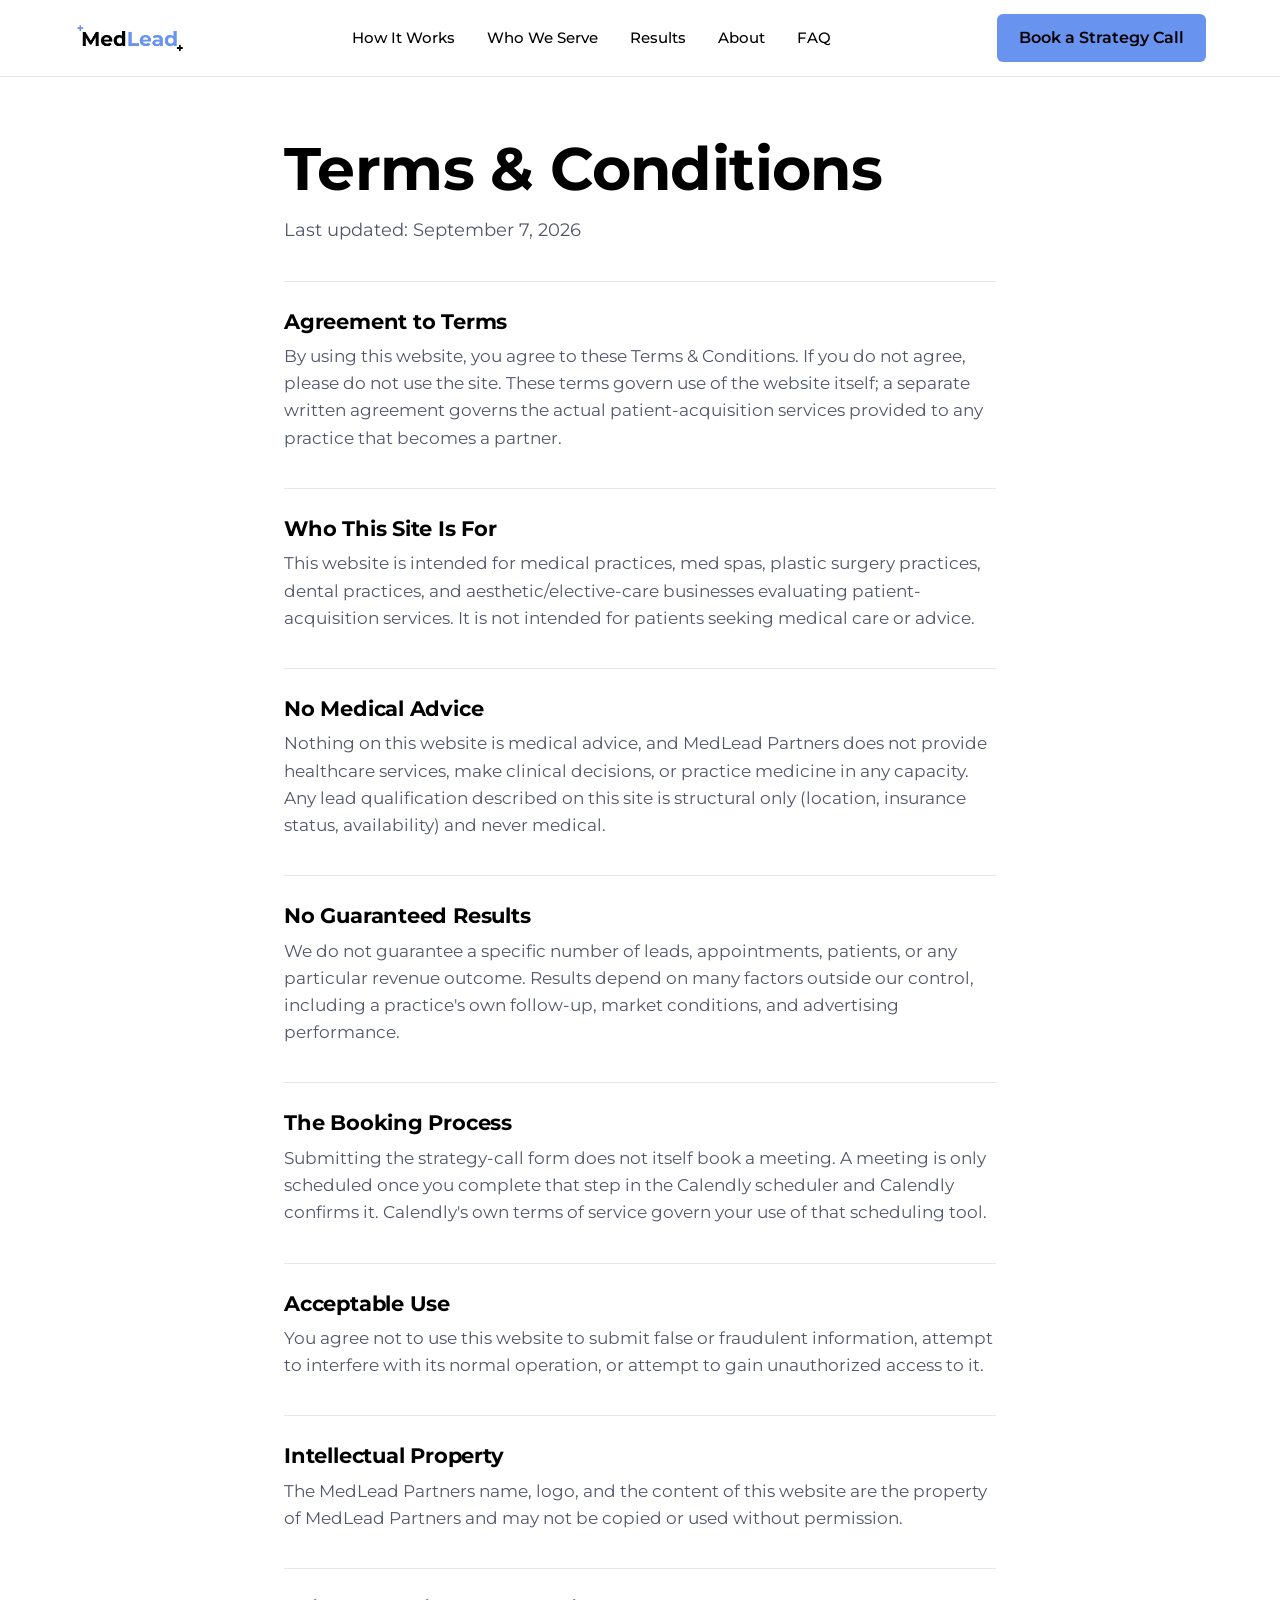
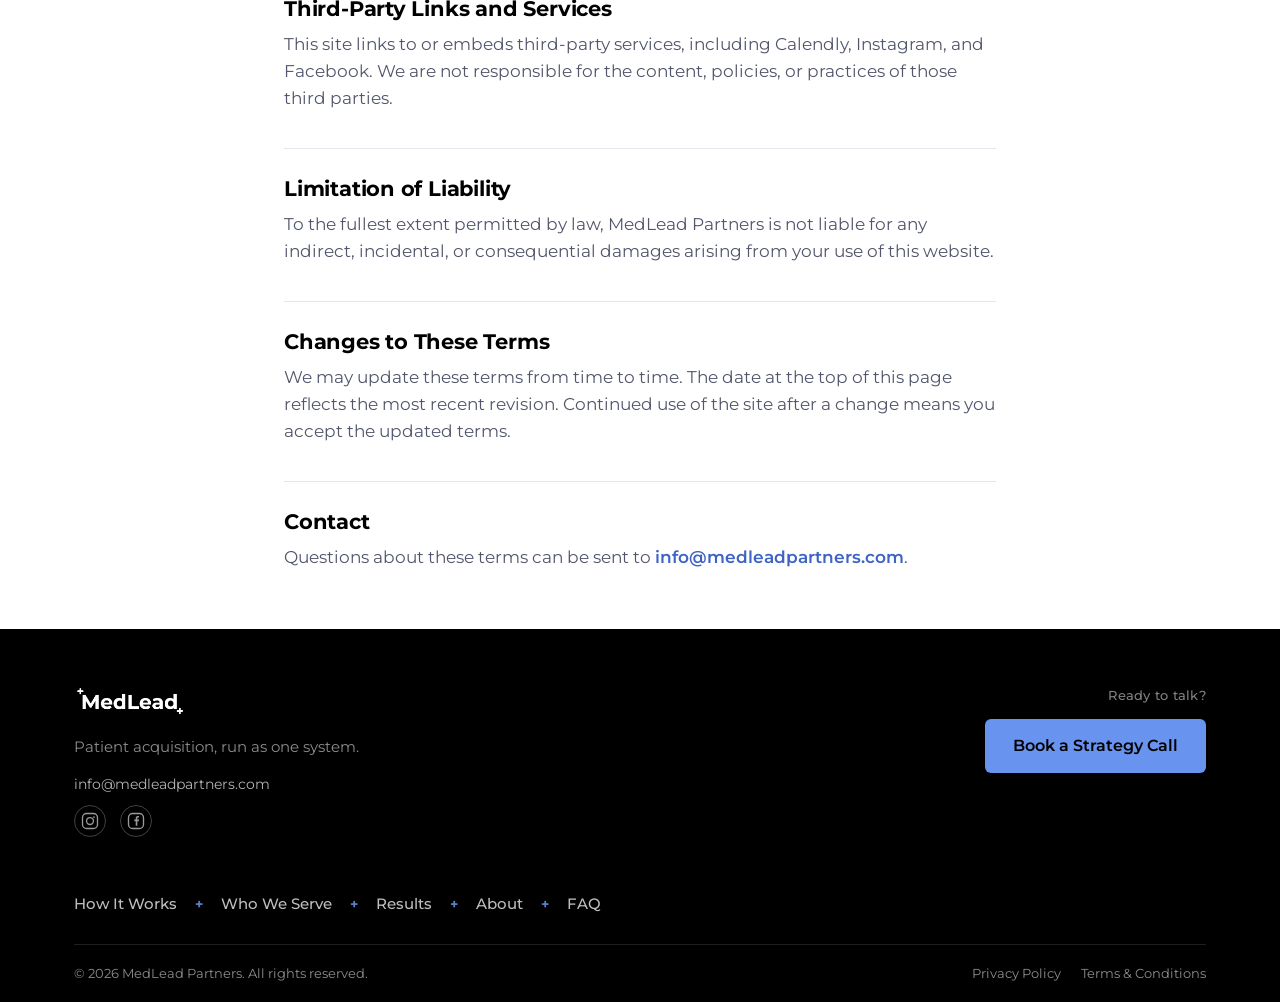
<file: medleadpartners-deploy/terms.html>
<!DOCTYPE html>
<html lang="en">
<head>
<meta charset="UTF-8">
<meta name="viewport" content="width=device-width, initial-scale=1.0, viewport-fit=cover">
<title>Terms &amp; Conditions - MedLead Partners</title>
<meta name="description" content="The terms that govern use of the MedLead Partners website and strategy-call booking process.">
<meta name="robots" content="index, follow">
<link rel="canonical" href="https://www.medleadpartners.com/terms.html">

<!-- Open Graph / social link preview. -->
<meta property="og:type" content="website">
<meta property="og:site_name" content="MedLead Partners">
<meta property="og:url" content="https://www.medleadpartners.com/terms.html">
<meta property="og:title" content="Terms &amp; Conditions - MedLead Partners">
<meta property="og:description" content="The terms that govern use of the MedLead Partners website and strategy-call booking process.">
<meta property="og:image" content="https://www.medleadpartners.com/assets/logo.png">
<meta name="twitter:card" content="summary_large_image">
<meta name="twitter:title" content="Terms &amp; Conditions - MedLead Partners">
<meta name="twitter:description" content="The terms that govern use of the MedLead Partners website and strategy-call booking process.">
<meta name="twitter:image" content="https://www.medleadpartners.com/assets/logo.png">

<link rel="icon" type="image/png" href="assets/favicon.png">
<link rel="apple-touch-icon" href="assets/apple-touch-icon.png">
<link rel="preconnect" href="https://fonts.googleapis.com">
<link rel="preconnect" href="https://fonts.gstatic.com" crossorigin>
<link href="https://fonts.googleapis.com/css2?family=Montserrat:wght@400;500;600;700;800&display=swap" rel="stylesheet">
<link rel="stylesheet" href="styles.css">
</head>
<body>

  <header class="site-header" id="site-header">
    <div class="container nav-inner">
      <a href="index.html#home" class="logo-link" aria-label="MedLead Partners home">
        <img src="assets/logo.png" alt="MedLead Partners logo" class="logo-img" width="112" height="32">
      </a>
      <nav class="primary-nav" id="primary-nav" aria-label="Primary">
        <a href="index.html#how-it-works" class="">How It Works</a>
        <a href="index.html#who-we-serve" class="">Who We Serve</a>
        <a href="index.html#results" class="">Results</a>
        <a href="index.html#about" class="">About</a>
        <a href="index.html#faq" class="">FAQ</a>
      </nav>
      <a href="index.html#book" class="btn btn-primary nav-cta">Book a Strategy Call</a>
      <button class="menu-toggle" id="menu-toggle" aria-label="Open menu" aria-expanded="false" aria-controls="mobile-menu">
        <span></span><span></span><span></span>
      </button>
    </div>
    <div class="mobile-menu" id="mobile-menu">
      <a href="index.html#how-it-works" class="">How It Works</a>
        <a href="index.html#who-we-serve" class="">Who We Serve</a>
        <a href="index.html#results" class="">Results</a>
        <a href="index.html#about" class="">About</a>
        <a href="index.html#faq" class="">FAQ</a>
      <a href="index.html#book" class="btn btn-primary mobile-cta">Book a Strategy Call</a>
    </div>
  </header>

  <main>
    <section class="section legal-page" id="top">
      <div class="container container-narrow">
        <div class="section-head">
          <h1>Terms & Conditions</h1>
          <p class="section-intro">Last updated: September 7, 2026</p>
        </div>
        <div class="legal-section"><h2>Agreement to Terms</h2><p>By using this website, you agree to these Terms &amp; Conditions. If you do not agree, please do not use the site. These terms govern use of the website itself; a separate written agreement governs the actual patient-acquisition services provided to any practice that becomes a partner.</p></div>
        <div class="legal-section"><h2>Who This Site Is For</h2><p>This website is intended for medical practices, med spas, plastic surgery practices, dental practices, and aesthetic/elective-care businesses evaluating patient-acquisition services. It is not intended for patients seeking medical care or advice.</p></div>
        <div class="legal-section"><h2>No Medical Advice</h2><p>Nothing on this website is medical advice, and MedLead Partners does not provide healthcare services, make clinical decisions, or practice medicine in any capacity. Any lead qualification described on this site is structural only (location, insurance status, availability) and never medical.</p></div>
        <div class="legal-section"><h2>No Guaranteed Results</h2><p>We do not guarantee a specific number of leads, appointments, patients, or any particular revenue outcome. Results depend on many factors outside our control, including a practice's own follow-up, market conditions, and advertising performance.</p></div>
        <div class="legal-section"><h2>The Booking Process</h2><p>Submitting the strategy-call form does not itself book a meeting. A meeting is only scheduled once you complete that step in the Calendly scheduler and Calendly confirms it. Calendly's own terms of service govern your use of that scheduling tool.</p></div>
        <div class="legal-section"><h2>Acceptable Use</h2><p>You agree not to use this website to submit false or fraudulent information, attempt to interfere with its normal operation, or attempt to gain unauthorized access to it.</p></div>
        <div class="legal-section"><h2>Intellectual Property</h2><p>The MedLead Partners name, logo, and the content of this website are the property of MedLead Partners and may not be copied or used without permission.</p></div>
        <div class="legal-section"><h2>Third-Party Links and Services</h2><p>This site links to or embeds third-party services, including Calendly, Instagram, and Facebook. We are not responsible for the content, policies, or practices of those third parties.</p></div>
        <div class="legal-section"><h2>Limitation of Liability</h2><p>To the fullest extent permitted by law, MedLead Partners is not liable for any indirect, incidental, or consequential damages arising from your use of this website.</p></div>
        <div class="legal-section"><h2>Changes to These Terms</h2><p>We may update these terms from time to time. The date at the top of this page reflects the most recent revision. Continued use of the site after a change means you accept the updated terms.</p></div>
        <div class="legal-section"><h2>Contact</h2><p>Questions about these terms can be sent to <a href="mailto:info@medleadpartners.com">info@medleadpartners.com</a>.</p></div>
      </div>
    </section>
  </main>

  <footer class="site-footer">
    <div class="container">
      <div class="footer-top">
        <div class="footer-brand-block">
          <img src="assets/logo.png" alt="MedLead Partners logo" class="footer-logo-lg" width="112" height="32">
          <p class="footer-tagline">Patient acquisition, run as one system.</p>
          <div class="footer-contact-line"><a href="mailto:info@medleadpartners.com">info@medleadpartners.com</a></div>
          <div class="footer-social"><a href="https://www.instagram.com/medleadpartners/" class="footer-social-icon" target="_blank" rel="noopener noreferrer" aria-label="MedLead Partners on Instagram"><svg viewBox="0 0 24 24" width="18" height="18" fill="none" aria-hidden="true"><rect x="2" y="2" width="20" height="20" rx="5.5" stroke="currentColor" stroke-width="1.8"/><circle cx="12" cy="12" r="4.6" stroke="currentColor" stroke-width="1.8"/><circle cx="17.3" cy="6.7" r="1.15" fill="currentColor"/></svg></a> <a href="https://www.facebook.com/MedLeadPartners/" class="footer-social-icon" target="_blank" rel="noopener noreferrer" aria-label="MedLead Partners on Facebook"><svg viewBox="0 0 24 24" width="18" height="18" fill="none" aria-hidden="true"><rect x="2" y="2" width="20" height="20" rx="5.5" stroke="currentColor" stroke-width="1.8"/><path d="M13.8 18.2V12.4H15.75L16.05 10.05H13.8V8.55C13.8 7.89 13.98 7.44 14.93 7.44H16.13V5.34C15.93 5.31 15.24 5.25 14.44 5.25C12.77 5.25 11.62 6.27 11.62 8.14V10.05H9.75V12.4H11.62V18.2H13.8Z" fill="currentColor"/></svg></a></div>
        </div>
        <div class="footer-cta-block">
          <span class="footer-cta-label">Ready to talk?</span>
          <a href="index.html#book" class="btn btn-primary">Book a Strategy Call</a>
        </div>
      </div>

      <nav class="footer-nav-row">
        <a href="index.html#how-it-works">How It Works</a> <span class="footer-nav-sep" aria-hidden="true">+</span> <a href="index.html#who-we-serve">Who We Serve</a> <span class="footer-nav-sep" aria-hidden="true">+</span> <a href="index.html#results">Results</a> <span class="footer-nav-sep" aria-hidden="true">+</span> <a href="index.html#about">About</a> <span class="footer-nav-sep" aria-hidden="true">+</span> <a href="index.html#faq">FAQ</a>
      </nav>

      <div class="footer-divider"></div>

      <div class="footer-bottom-row">
        <p>&copy; <span id="year"></span> MedLead Partners. All rights reserved.</p>
        <div class="footer-legal">
          <a href="privacy.html">Privacy Policy</a>
          <a href="terms.html">Terms &amp; Conditions</a>
        </div>
      </div>
    </div>
  </footer>

<script src="script.js"></script>
</body>
</html>
</file>
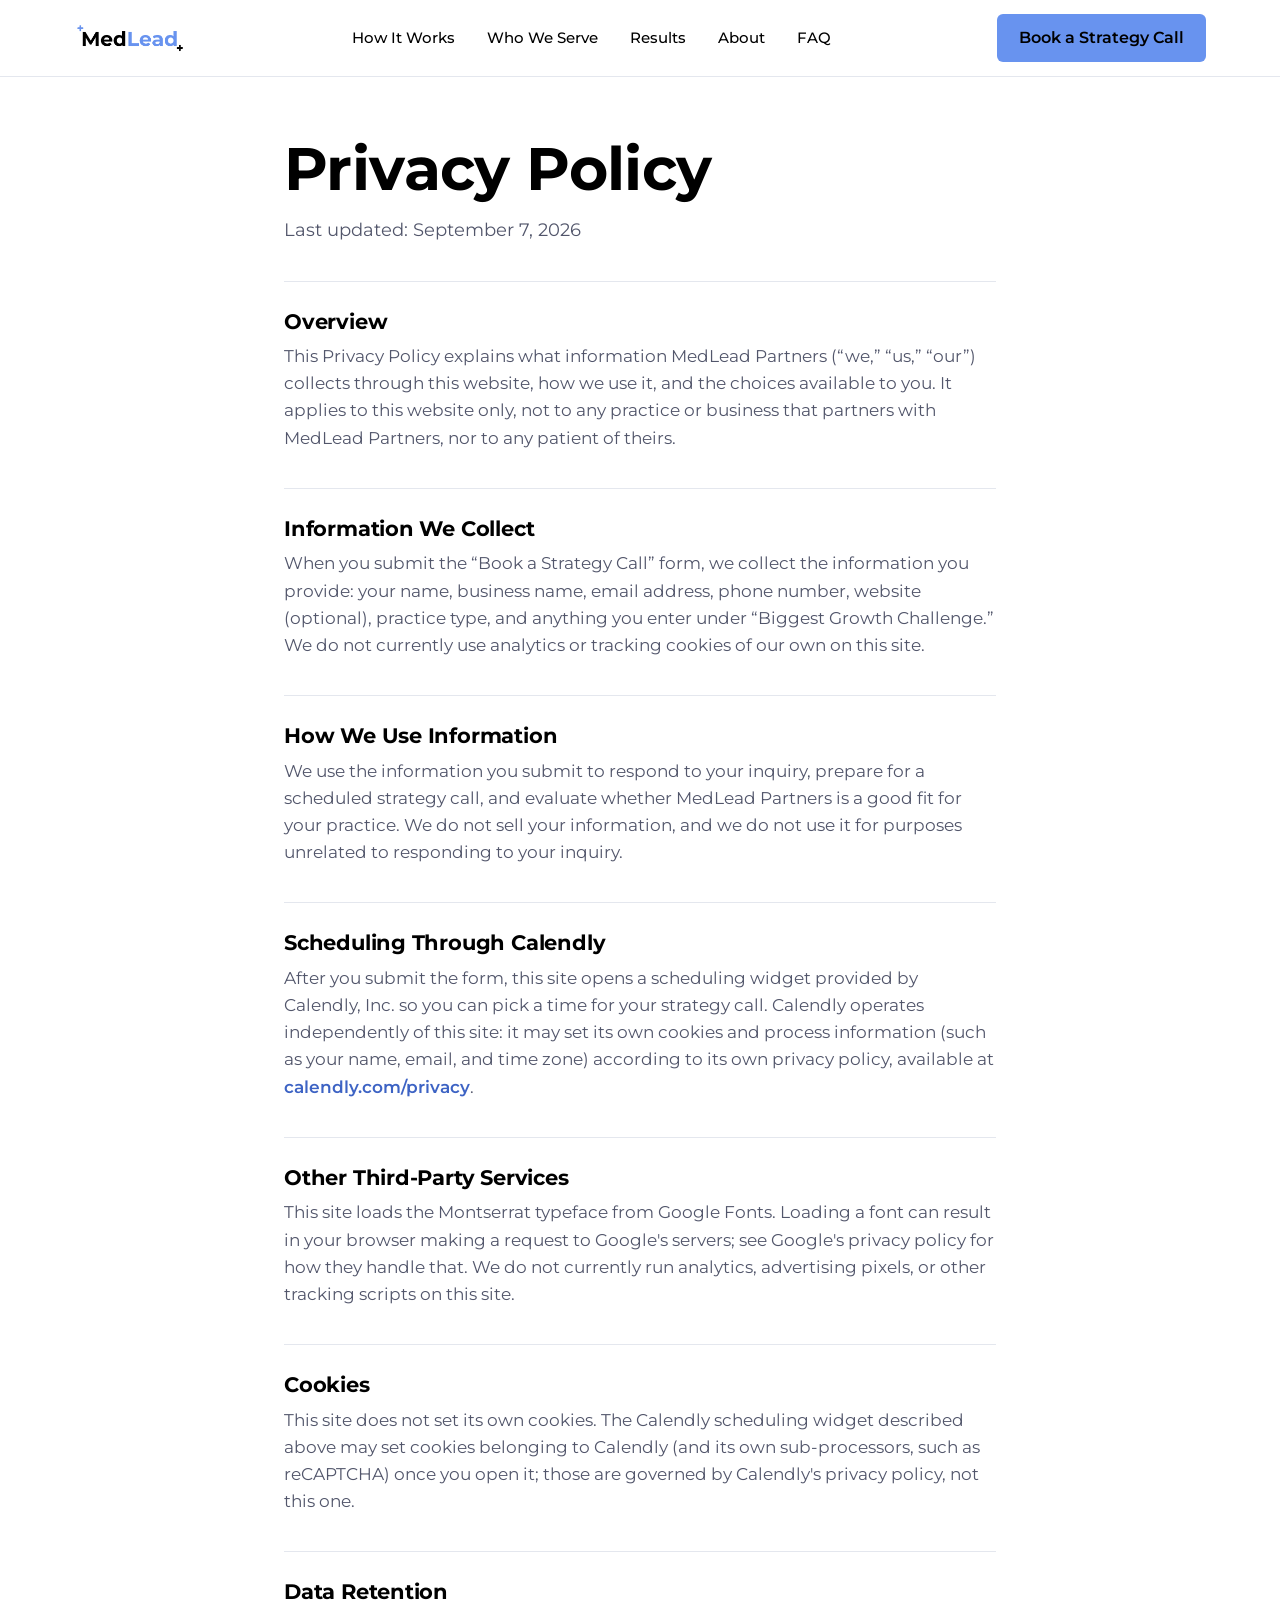
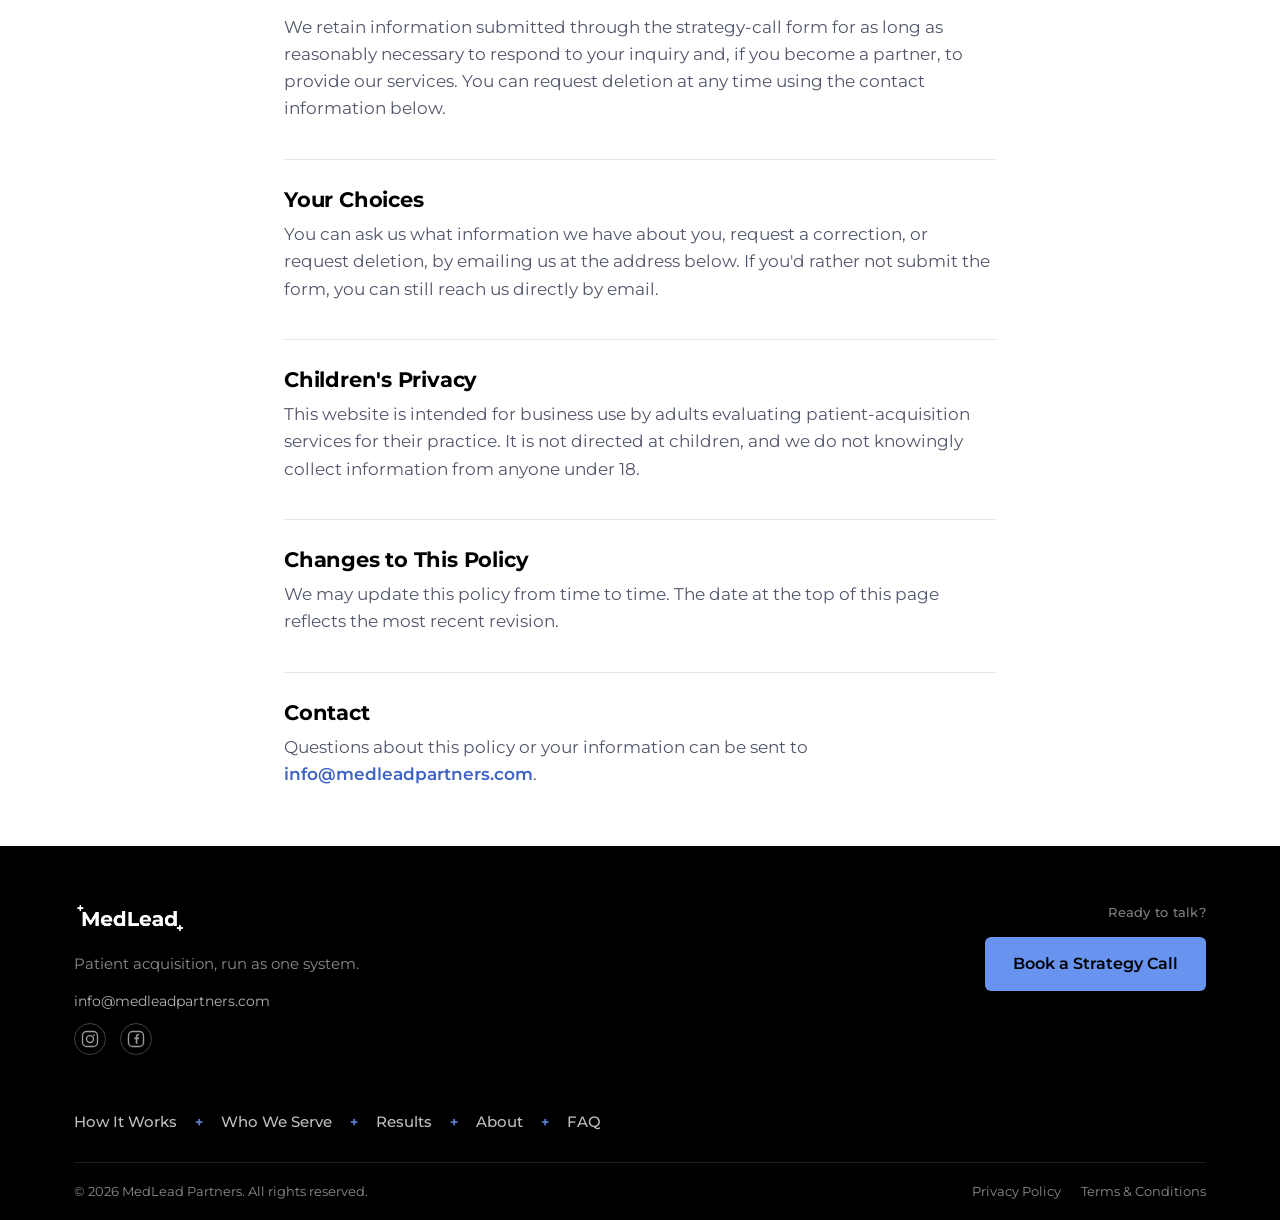
<file: source/privacy.html>
<!DOCTYPE html>
<html lang="en">
<head>
<meta charset="UTF-8">
<meta name="viewport" content="width=device-width, initial-scale=1.0, viewport-fit=cover">
<title>Privacy Policy - MedLead Partners</title>
<meta name="description" content="How MedLead Partners collects, uses, and protects information submitted through this website.">
<meta name="robots" content="index, follow">
<link rel="canonical" href="https://www.medleadpartners.com/privacy.html">

<!-- Open Graph / social link preview. -->
<meta property="og:type" content="website">
<meta property="og:site_name" content="MedLead Partners">
<meta property="og:url" content="https://www.medleadpartners.com/privacy.html">
<meta property="og:title" content="Privacy Policy - MedLead Partners">
<meta property="og:description" content="How MedLead Partners collects, uses, and protects information submitted through this website.">
<meta property="og:image" content="[data-uri]">
<meta name="twitter:card" content="summary_large_image">
<meta name="twitter:title" content="Privacy Policy - MedLead Partners">
<meta name="twitter:description" content="How MedLead Partners collects, uses, and protects information submitted through this website.">
<meta name="twitter:image" content="[data-uri]">

<link rel="icon" type="image/png" href="[data-uri]">
<link rel="apple-touch-icon" href="[data-uri]">
<link rel="preconnect" href="https://fonts.googleapis.com">
<link rel="preconnect" href="https://fonts.gstatic.com" crossorigin>
<link href="https://fonts.googleapis.com/css2?family=Montserrat:wght@400;500;600;700;800&display=swap" rel="stylesheet">
<style>
/* ==========================================================================
   MED LEAD PARTNERS — DESIGN SYSTEM v2 (editorial / interactive)
   Brand source of truth: Montserrat / #000000 / #6893EF
   ========================================================================== */

:root {
  --black: #000000;
  --white: #ffffff;
  --off-white: #f7f8fa;
  --blue: #6893ef;
  --blue-dark: #4d76d6;
  --blue-text: #3d63c4;
  --slate: #52566b;
  --border: #e4e7ee;
  --border-interactive: #878d9f; /* darker than --border specifically for input/select/textarea
                                     boundaries — WCAG 1.4.11 requires ~3:1 for perceivable UI
                                     component boundaries; --border alone is only ~1.2:1 on white. */

  --font: "Montserrat", -apple-system, BlinkMacSystemFont, sans-serif;

  --container: 1180px;
  --container-narrow: 760px;

  --radius: 10px;
  --radius-sm: 6px;

  --section-pad: clamp(36px, 4.5vw, 64px);
  --section-pad-mobile: 32px;
}

* { box-sizing: border-box; margin: 0; padding: 0; }
html { scroll-behavior: smooth; }

@media (prefers-reduced-motion: reduce) {
  html { scroll-behavior: auto; }
  *, *::before, *::after { animation-duration: 0.001ms !important; transition-duration: 0.001ms !important; }
}

body {
  font-family: var(--font);
  color: var(--black);
  background: var(--white);
  line-height: 1.6;
  -webkit-font-smoothing: antialiased;
  overflow-x: hidden;
}

img { max-width: 100%; display: block; }
a { color: inherit; text-decoration: none; }
ul, ol { list-style: none; }
button { font-family: inherit; cursor: pointer; background: none; border: none; }
input, select, textarea { font-family: inherit; font-size: 16px; }

:focus-visible { outline: 2px solid var(--blue); outline-offset: 3px; }

.container { width: 100%; max-width: var(--container); margin: 0 auto; padding: 0 24px; }
.container-narrow { max-width: var(--container-narrow); }

/* ==========================================================================
   TYPE
   ========================================================================== */

h1, h2, h3 { font-weight: 700; line-height: 1.12; color: var(--black); }
h1 { font-size: clamp(34px, 5vw, 60px); letter-spacing: -0.01em; }
h2 { font-size: clamp(28px, 3.4vw, 42px); font-weight: 600; letter-spacing: -0.01em; }
h3 { font-size: 19px; font-weight: 600; margin-bottom: 8px; }
p { color: var(--slate); font-size: 17px; }

.section-intro { max-width: 620px; font-size: 18px; margin-top: 14px; }

/* Section marker — echoes the brand's own plus-icon; large scale, part of the headline itself */
.marker { display: inline-flex; align-items: baseline; gap: 10px; }
.marker .plus { color: var(--blue); font-weight: 700; }

/* ==========================================================================
   BUTTONS
   ========================================================================== */

.btn {
  display: inline-flex; align-items: center; justify-content: center;
  padding: 14px 28px; border-radius: var(--radius-sm);
  font-size: 16px; font-weight: 600; white-space: nowrap;
  transition: transform .15s ease, background-color .15s ease, color .15s ease, border-color .15s ease;
}
.btn-primary { background: var(--blue); color: var(--black); }
.btn-primary:hover { background: var(--blue-dark); transform: translateY(-1px); }
.btn-secondary { background: transparent; color: var(--black); border: 1.5px solid var(--black); }
.btn-secondary:hover { background: var(--black); color: var(--white); }
.btn-light { background: var(--white); color: var(--black); }
.btn-light:hover { background: var(--black); color: var(--white); }
.btn-full { width: 100%; }
.text-link { font-weight: 600; color: var(--blue-text); }
.text-link:hover { text-decoration: underline; }

/* ==========================================================================
   HEADER / NAV
   ========================================================================== */

.site-header {
  position: sticky; top: 0; z-index: 100;
  background: rgba(255,255,255,0.94); backdrop-filter: blur(8px);
  border-bottom: 1px solid var(--border);
  transition: background-color .2s ease, box-shadow .2s ease;
}
.site-header.is-scrolled {
  background: rgba(255,255,255,0.98);
  box-shadow: 0 1px 0 rgba(0,0,0,0.06);
}
.nav-inner { display: flex; align-items: center; justify-content: space-between; height: 76px; gap: 24px; }
.logo-link { display: flex; align-items: center; flex-shrink: 0; }
.logo-img { height: 32px; width: auto; }
.primary-nav { display: flex; align-items: center; gap: 32px; flex: 1; justify-content: center; }
.primary-nav a { font-size: 15px; font-weight: 500; color: var(--black); position: relative; }
.primary-nav a::after {
  content: ""; position: absolute; left: 0; bottom: -6px; width: 0; height: 2px;
  background: var(--blue); transition: width .2s ease;
}
.primary-nav a:hover::after { width: 100%; }
.primary-nav a:hover { color: var(--blue-text); }
.primary-nav a.is-current::after { width: 100%; }
.nav-cta { flex-shrink: 0; padding: 11px 22px; }

.menu-toggle { display: none; flex-direction: column; justify-content: center; gap: 5px; width: 32px; height: 32px; flex-shrink: 0; }
.menu-toggle span { display: block; height: 2px; width: 100%; background: var(--black); transition: transform .2s ease, opacity .2s ease; }
.menu-toggle.is-open span:nth-child(1) { transform: translateY(7px) rotate(45deg); }
.menu-toggle.is-open span:nth-child(2) { opacity: 0; }
.menu-toggle.is-open span:nth-child(3) { transform: translateY(-7px) rotate(-45deg); }

.mobile-menu { display: none; flex-direction: column; gap: 4px; padding: 12px 24px 24px; border-top: 1px solid var(--border); }
.mobile-menu a { padding: 14px 0; font-size: 17px; font-weight: 500; border-bottom: 1px solid var(--border); }
.mobile-cta { margin-top: 16px; border-bottom: none; text-align: center; }
.mobile-menu.is-open { display: flex; }

/* ==========================================================================
   HERO (homepage)
   ========================================================================== */

.hero { position: relative; padding: clamp(44px, 6vw, 80px) 0 clamp(32px, 4vw, 56px); overflow: hidden; }
.hero-watermark {
  position: absolute; top: 50%; right: -6%; transform: translateY(-50%);
  font-size: min(46vw, 620px); font-weight: 700; color: var(--off-white);
  line-height: 1; z-index: 0; pointer-events: none; user-select: none;
}
.hero-inner { position: relative; z-index: 1; max-width: 900px; }
.hero h1 { margin-bottom: 18px; }
.hero-sub { font-size: 18px; max-width: 620px; margin-bottom: 26px; }
.hero-actions { display: flex; gap: 16px; flex-wrap: wrap; }

/* ==========================================================================
   SECTIONS (shared)
   ========================================================================== */

.section { padding: var(--section-pad) 0; }
.section-tint { background: var(--off-white); }
.section-head { margin-bottom: 22px; }

/* ==========================================================================
   SYSTEM — interactive stage selector
   ========================================================================== */

.stage-tabs { display: flex; gap: 8px; flex-wrap: wrap; margin-top: 24px; border-bottom: 1px solid var(--border); padding-bottom: 0; }
.stage-tab {
  padding: 14px 4px; margin-right: 28px; font-size: 16px; font-weight: 600;
  color: var(--slate); border-bottom: 2px solid transparent; position: relative; top: 1px;
  transition: color .15s ease, border-color .15s ease;
}
.stage-tab .num { color: var(--border); font-weight: 700; margin-right: 8px; }
.stage-tab.is-active { color: var(--black); border-color: var(--blue-dark); }
.stage-tab.is-active .num { color: var(--blue-dark); }
.stage-tab:hover { color: var(--black); }

.stage-panel { margin-top: 22px; min-height: 90px; }
.stage-panel-title { font-size: 22px; font-weight: 700; margin-bottom: 10px; }
.stage-panel-text { font-size: 18px; max-width: 620px; }
.system-more { margin-top: 32px; display: inline-block; }

/* Shared panel treatment for every custom brand graphic on the site —
   How It Works, Services, Who We Serve, Results all use this same frame
   so the graphics read as one consistent family, not one-off illustrations. */
.graphic-panel {
  border: 1px solid var(--border); border-radius: var(--radius);
  padding: 20px; background: var(--white);
}
.graphic-panel svg { width: 100%; height: auto; display: block; }

/* Generic header-split layout — section intro/heading alongside a small
   custom graphic. Used by Services, Who We Serve, and Results so every
   section-level graphic sits in the same place, at the same size. */
.head-split { display: grid; grid-template-columns: 1.2fr 1fr; gap: 28px; align-items: center; margin-bottom: 20px; }
.head-split-visual { max-width: 260px; }

/* What We Run: acquisition-path graphic beside a stacked column of
   service pills. Both columns are vertical lists of comparable height
   so the two sides read as one balanced composition. */
.services-system {
  margin-top: 22px; display: grid; grid-template-columns: 0.9fr 1.1fr;
  gap: 28px; align-items: center;
}
.services-system-visual { max-width: 240px; margin: 0 auto; }
.services-system-visual svg { max-height: 260px; }

/* Purely informational, not interactive: no border box, no hover state,
   no cursor change. A thin divider between rows (not a box around each
   row) is the only visual separation, so this reads as a plain list a
   visitor scans, never as something clickable. Only sections that are
   actually interactive (e.g. the Who We Serve practice pills) should
   look like they respond to a click. */
.service-pills { display: flex; flex-direction: column; }
.service-pill {
  display: flex; align-items: center; gap: 12px;
  padding: 11px 0;
  border-bottom: 1px solid var(--border);
  color: var(--black);
  font-size: 15px; font-weight: 600;
}
.service-pill:last-child { border-bottom: none; }
.service-pill-dot { width: 7px; height: 7px; border-radius: 50%; background: var(--blue); flex-shrink: 0; }

/* ==========================================================================
   REVEAL LIST — shared accordion pattern (Services / Who We Serve / FAQ)
   ========================================================================== */

.reveal-list { border-top: 1px solid var(--border); margin-top: 40px; }
.reveal-item { border-bottom: 1px solid var(--border); }
.reveal-trigger {
  width: 100%; display: flex; align-items: center; justify-content: space-between;
  padding: 13px 4px; text-align: left; font-size: 17px; font-weight: 600; color: var(--black);
  gap: 20px;
}
.reveal-trigger .num { color: var(--border); font-weight: 700; font-size: 16px; margin-right: 18px; flex-shrink: 0; }
.reveal-trigger.is-open .num { color: var(--blue); }
.reveal-label { flex: 1; }

.reveal-icon { position: relative; width: 18px; height: 18px; flex-shrink: 0; }
.reveal-icon::before, .reveal-icon::after { content: ""; position: absolute; background: var(--black); transition: transform .25s ease; }
.reveal-icon::before { top: 8px; left: 0; width: 18px; height: 2px; }
.reveal-icon::after { top: 0; left: 8px; width: 2px; height: 18px; }
.reveal-trigger.is-open .reveal-icon::after { transform: scaleY(0); }
.reveal-trigger.is-open .reveal-icon::before { background: var(--blue); }

.reveal-panel { max-height: 0; overflow: hidden; transition: max-height .3s ease; }
.reveal-panel-inner { padding: 0 4px 28px; max-width: 640px; }
.reveal-panel-inner p { margin-bottom: 6px; }
.reveal-panel-inner .label { font-size: 12.5px; font-weight: 700; text-transform: uppercase; letter-spacing: .03em; color: var(--black); margin-top: 14px; display: block; }
.reveal-panel-inner .label:first-child { margin-top: 0; }
.reveal-panel-inner a { margin-top: 14px; display: inline-block; }

/* Services list keeps numbers; Who We Serve list omits them via this modifier */
.reveal-list.no-nums .reveal-trigger .num { display: none; }

.section-link { margin-top: 32px; display: inline-block; }

/* ==========================================================================
   RESULTS (homepage compact + inner page)
   ========================================================================== */

.results-compact { margin-top: 40px; display: grid; grid-template-columns: 1fr 1fr; gap: 48px; align-items: center; }.case-card {
  border: 1.5px dashed #c7cddb; border-radius: var(--radius); padding: 28px;
  background: var(--white); max-width: 420px;
}
.case-tag {
  display: inline-block; font-size: 12px; font-weight: 600; color: var(--blue-text);
  background: rgba(104,147,239,0.12); padding: 5px 10px; border-radius: 5px;
  margin-bottom: 16px; line-height: 1.4;
}
.case-fields dt { font-size: 12.5px; font-weight: 700; text-transform: uppercase; letter-spacing: .03em; color: var(--black); margin-top: 12px; }
.case-fields dt:first-child { margin-top: 0; }
.case-fields dd { font-size: 14.5px; margin-top: 3px; color: var(--slate); }
.case-metric { margin-top: 18px; padding-top: 16px; border-top: 1px solid var(--border); font-size: 14px; font-weight: 600; color: var(--slate); }
.case-card-real { border-style: solid; border-color: var(--border); }

/* Testimonials. Dormant until content.py's TESTIMONIALS list has entries.
   Kept here so real testimonials can be added later with no redesign. */
.testimonial-card { border: 1px solid var(--border); border-radius: var(--radius); padding: 32px; }
.testimonial-card blockquote { font-size: 17px; color: var(--black); line-height: 1.55; margin: 0 0 24px; }
.testimonial-card figcaption { display: flex; align-items: center; gap: 12px; }
.testimonial-photo { width: 40px; height: 40px; border-radius: 50%; object-fit: cover; flex-shrink: 0; }
.testimonial-photo-placeholder { background: var(--off-white); border: 1px solid var(--border); }
.testimonial-name { font-size: 14.5px; font-weight: 600; color: var(--black); }
.testimonial-role { font-size: 13.5px; color: var(--slate); }
.testimonial-disclaimer {
  font-size: 12px; font-weight: 700; text-transform: uppercase; letter-spacing: .03em;
  color: var(--blue-text); margin-top: 10px;
}
.testimonial-logo { height: 20px; margin-left: auto; }

/* ==========================================================================
   SAMPLE TESTIMONIAL
   Woven into Results. Not a standalone section.
   ========================================================================== */

.sample-testimonial { border-style: dashed; border-color: #c7cddb; }
.sample-testimonial .case-tag { margin-bottom: 20px; }
.sample-testimonial blockquote { font-style: normal; }

.proof-grid { display: grid; grid-template-columns: repeat(2, 1fr); gap: 24px; margin-top: 40px; }

/* Results: "What we track" is a lightweight, borderless grid, deliberately
   not styled as a case-card so it never competes visually with actual
   proof (case studies, testimonials) below it. */
.track-heading { font-size: 16px; font-weight: 600; margin-top: 16px; margin-bottom: 12px; }
.track-grid { display: grid; grid-template-columns: repeat(5, 1fr); gap: 18px; }
.track-label { font-size: 14.5px; font-weight: 700; color: var(--black); margin-bottom: 6px; }
.track-text { font-size: 13.5px; color: var(--slate); line-height: 1.5; }

.results-divider { border-top: 1px solid var(--border); margin: 20px 0; }

.proof-note { font-size: 14px; color: var(--slate); margin-bottom: 0; }
.proof-single .testimonial-card { max-width: 480px; }

/* Who We Serve: clickable practice-type pills, single shared panel below.
   Same interaction mechanic as the How It Works stage selector (one
   active button, one shared text panel) but styled as rounded pills so
   the two sections still read as visually distinct from one another.
   A 3-column grid (rather than flex-wrap) gives a deliberate 3-then-2
   arrangement for five items instead of an organic, text-length-driven
   wrap, so the layout feels designed rather than incidental. */
.practice-pills { display: grid; grid-template-columns: repeat(3, 1fr); gap: 10px; margin-top: 22px; }
.practice-pill {
  padding: 9px 18px; border-radius: 999px; text-align: center;
  border: 1px solid var(--border); background: var(--white);
  font-size: 14.5px; font-weight: 600; color: var(--black);
  transition: border-color .15s ease, background-color .15s ease, color .15s ease;
}
.practice-pill:hover { border-color: var(--blue); }
.practice-pill.is-active { background: var(--blue-dark); border-color: var(--blue-dark); color: #000; }

.practice-panel { margin-top: 16px; padding-top: 16px; border-top: 1px solid var(--border); min-height: 70px; }
.practice-panel-title { font-size: 20px; font-weight: 700; margin-bottom: 8px; }
.practice-panel-text { font-size: 16px; max-width: 560px; }

/* Services section header — intro text alongside a small custom
   abstract interface graphic. Accordion below stays full width. */

/* ==========================================================================
   FINAL CTA
   ========================================================================== */

.final-cta { background: var(--blue); padding: 44px 0; text-align: center; }
.final-cta h2 { max-width: 540px; margin: 0 auto; }

/* ==========================================================================
   BACK TO TOP
   ========================================================================== */

.back-to-top {
  position: fixed; right: 24px; bottom: 24px; z-index: 90;
  width: 44px; height: 44px; border-radius: 50%;
  background: var(--white); border: 1.5px solid var(--border);
  color: var(--black);
  display: flex; align-items: center; justify-content: center;
  opacity: 0; transform: translateY(8px); pointer-events: none;
  transition: opacity .25s ease, transform .25s ease, border-color .15s ease, background-color .15s ease;
}
.back-to-top.is-visible { opacity: 1; transform: translateY(0); pointer-events: auto; }
.back-to-top:hover { border-color: var(--blue); background: var(--off-white); }

/* ==========================================================================
   FLOATING "BOOK A STRATEGY CALL" CTA
   Small pill, fixed to the viewport, same visual language as .btn-primary.
   Sits directly above #back-to-top so the two never overlap.
   ========================================================================== */

.floating-cta {
  position: fixed; right: 24px; bottom: 88px; z-index: 95;
  display: inline-flex; align-items: center;
  padding: 13px 22px; border-radius: 999px;
  background: var(--blue); color: var(--black);
  font-size: 14.5px; font-weight: 600; white-space: nowrap;
  border: 1px solid rgba(0, 0, 0, 0.06);
  box-shadow: 0 6px 20px rgba(20, 26, 43, 0.18), 0 1px 3px rgba(20, 26, 43, 0.08);
  opacity: 0; transform: translateY(10px) scale(0.96); pointer-events: none;
  transition: opacity .25s ease, transform .25s ease, background-color .15s ease, box-shadow .2s ease;
}
.floating-cta.is-visible { opacity: 1; transform: translateY(0) scale(1); pointer-events: auto; }
.floating-cta:hover { background: var(--blue-dark); box-shadow: 0 10px 26px rgba(20, 26, 43, 0.22), 0 2px 4px rgba(20, 26, 43, 0.1); transform: translateY(-2px); }
.floating-cta:focus-visible { outline: 2px solid var(--black); outline-offset: 3px; }

/* ==========================================================================
   PAGE HEADER (inner pages)
   ========================================================================== */

.page-header { padding: clamp(70px, 10vw, 120px) 0 var(--section-pad); }
.page-header h1 { max-width: 780px; margin-bottom: 20px; }
.page-header .section-intro { font-size: 19px; }

/* ==========================================================================
   PROBLEM / THREE-COL (inner pages)
   ========================================================================== */

.three-col { display: grid; grid-template-columns: repeat(3, 1fr); gap: 40px; margin-top: 48px; }
.point-icon, .vertical-icon { width: 36px; height: 36px; margin-bottom: 18px; }
.point p, .vertical p, .why-list p { font-size: 16px; }

/* ==========================================================================
   DETAILED STAGE CARDS (How It Works)
   ========================================================================== */

.stage-cards { display: grid; grid-template-columns: repeat(3, 1fr); gap: 24px; margin-top: 48px; }
.stage-card { border: 1px solid var(--border); border-radius: var(--radius); padding: 32px 28px; }
.stage-card .stage-marker { width: 32px; height: 32px; border-radius: 50%; background: var(--black); color: var(--white); display: flex; align-items: center; justify-content: center; font-size: 14px; font-weight: 700; margin-bottom: 18px; }
.stage-card.is-final .stage-marker { background: var(--blue); color: var(--black); }
.stage-card p { font-size: 15px; }

/* ==========================================================================
   CARDS (Services detail page)
   ========================================================================== */

.card-grid { display: grid; grid-template-columns: repeat(3, 1fr); gap: 24px; margin-top: 48px; }
.card { border: 1px solid var(--border); border-radius: var(--radius); padding: 32px 28px; transition: border-color .2s ease, transform .2s ease; }
.card:hover { border-color: var(--blue); transform: translateY(-2px); }
.card-icon { width: 30px; height: 30px; margin-bottom: 20px; }
.card p { font-size: 15.5px; }
.card .label { font-size: 12px; font-weight: 700; text-transform: uppercase; letter-spacing: .03em; color: var(--blue-text); display: block; margin-top: 16px; }

/* ==========================================================================
   FORM (Booking page)
   ========================================================================== */

.lead-form { margin-top: 20px; }
.form-row { display: grid; grid-template-columns: 1fr 1fr; gap: 14px; }
.field { margin-bottom: 12px; }
.field label { display: block; font-size: 13.5px; font-weight: 600; margin-bottom: 5px; }
.req { color: var(--blue-text); }
.field input, .field select, .field textarea {
  width: 100%; padding: 10px 14px; border: 1.5px solid var(--border-interactive); border-radius: var(--radius-sm);
  background: var(--white); transition: border-color .15s ease;
}
.field input:focus, .field select:focus, .field textarea:focus { border-color: var(--blue); outline: none; }
.field textarea { resize: vertical; min-height: 64px; }
.field input::placeholder, .field textarea::placeholder { color: var(--slate); opacity: 1; }
/* Invalid-field styling only applies after a real failed submit attempt
   (form.js adds "was-validated" then) — never on initial page load, or
   every empty required field would show as an error before the visitor
   has typed anything. */
.was-validated .field input:invalid, .was-validated .field select:invalid { border-color: #c0392b; }

/* Honeypot spam-protection field: visually hidden and untabbable for real visitors,
   but present in the DOM (not display:none) so an automated bot filling every field
   it finds still fills it in — see the check in initBookingFlow (template.js). */
.hp-field {
  position: absolute; left: -9999px; top: auto; width: 1px; height: 1px; overflow: hidden;
}

/* ---------- Booking flow: form -> schedule -> confirmed ---------- */
.booking-step[hidden] { display: none; }

.calendly-container {
  margin-top: 32px; min-height: 700px; border: 1px solid var(--border); border-radius: var(--radius);
  background: var(--off-white); overflow: hidden; position: relative;
}
.calendly-loading-note {
  position: absolute; top: 50%; left: 50%; transform: translate(-50%, -50%);
  color: var(--slate); font-size: 14px; text-align: center; width: 100%;
}
.calendly-fallback { margin-top: 20px; text-align: center; }
.calendly-fallback[hidden] { display: none; }
.calendly-fallback-text { font-size: 14px; color: var(--slate); margin-bottom: 12px; }
.calendly-fallback-btn { display: inline-flex; }

.form-success { margin-top: 32px; padding: 28px; border: 1px solid var(--border); border-radius: var(--radius); background: var(--off-white); text-align: center; }
.form-success h3 { margin-bottom: 8px; }

/* ==========================================================================
   FOOTER
   ========================================================================== */

.site-footer { background: var(--black); color: var(--white); padding: 56px 0 0; }

.footer-top {
  display: flex; justify-content: space-between; align-items: flex-start;
  gap: 40px; padding-bottom: 36px;
}
.footer-logo-lg { height: 32px; filter: brightness(0) invert(1); margin-bottom: 18px; }
.footer-tagline { color: rgba(255,255,255,0.55); font-size: 15px; max-width: 300px; }
.footer-contact-line { margin-top: 14px; font-size: 14px; }
.footer-contact-line a { color: rgba(255,255,255,0.7); }
.footer-contact-line a:hover { color: var(--blue); }
.footer-social { margin-top: 10px; display: flex; align-items: center; gap: 14px; }
.footer-social a { font-size: 13.5px; color: rgba(255,255,255,0.6); }
.footer-social a:hover { color: var(--blue); }
.footer-social-icon {
  display: inline-flex; align-items: center; justify-content: center;
  width: 32px; height: 32px; border-radius: 50%;
  border: 1px solid rgba(255,255,255,0.25); color: rgba(255,255,255,0.75);
  transition: color .15s ease, border-color .15s ease;
}
.footer-social-icon:hover { color: var(--blue); border-color: var(--blue); }

.footer-cta-block { text-align: right; flex-shrink: 0; }
.footer-cta-label {
  display: block; color: rgba(255,255,255,0.5); font-size: 13px;
  font-weight: 500; letter-spacing: 0.02em; margin-bottom: 14px;
}

.footer-nav-row {
  display: flex; align-items: center; gap: 18px; flex-wrap: wrap;
  padding: 20px 0 28px;
}
.footer-nav-row a { font-size: 14.5px; font-weight: 500; color: rgba(255,255,255,0.75); }
.footer-nav-row a:hover { color: var(--blue); }
.footer-nav-sep { color: var(--blue); font-weight: 700; font-size: 14px; opacity: 0.85; }

.footer-divider { border-top: 1px solid rgba(255,255,255,0.12); }

.footer-bottom-row {
  display: flex; justify-content: space-between; align-items: center;
  padding: 18px 0; flex-wrap: wrap; gap: 12px;
}
.footer-bottom-row p { color: rgba(255,255,255,0.55); font-size: 13px; }
.footer-legal { display: flex; gap: 20px; }
.footer-legal a { color: rgba(255,255,255,0.55); font-size: 13px; }
.footer-legal a:hover { color: var(--white); }

/* ==========================================================================
   RESPONSIVE — TABLET
   ========================================================================== */

@media (max-width: 1024px) {
  .results-compact { grid-template-columns: 1fr; gap: 36px; }
  .trust-grid { grid-template-columns: 1fr; gap: 36px; }
  .trust-statement { max-width: 100%; }
  .case-card { margin: 0; }
  .three-col, .stage-cards, .card-grid, .proof-grid { grid-template-columns: repeat(2, 1fr); }
  .practice-pills { grid-template-columns: repeat(2, 1fr); }
  .track-grid { grid-template-columns: repeat(3, 1fr); }
  .tech-strip { grid-template-columns: 1fr; gap: 32px; }
  .head-split { grid-template-columns: 1fr; gap: 28px; }
  .head-split-visual { max-width: 280px; }
  .services-system { grid-template-columns: 1fr; gap: 32px; }
  .services-system-visual { max-width: 220px; }
  .footer-top { gap: 32px; }
  .hero-watermark { font-size: min(60vw, 480px); right: -12%; opacity: 0.7; }
}

/* ==========================================================================
   RESPONSIVE — MOBILE
   ========================================================================== */

@media (max-width: 768px) {
  .primary-nav { display: none; }
  .nav-cta { display: none; }
  .menu-toggle { display: flex; }

  .section, .hero, .page-header { padding: var(--section-pad-mobile) 0; }
  .final-cta { padding: 56px 0; }

  .three-col, .stage-cards, .card-grid, .proof-grid { grid-template-columns: 1fr; gap: 32px; }
  .track-grid { grid-template-columns: 1fr; gap: 24px; }

  .floating-cta {
    right: 16px; bottom: calc(76px + env(safe-area-inset-bottom, 0px));
    padding: 11px 18px; font-size: 13.5px;
  }
  .back-to-top { right: 16px; bottom: calc(16px + env(safe-area-inset-bottom, 0px)); width: 40px; height: 40px; }

  .practice-pills {
    grid-template-columns: none; display: flex; gap: 8px;
    overflow-x: auto; -webkit-overflow-scrolling: touch; scrollbar-width: none; padding-bottom: 2px;
  }
  .practice-pills::-webkit-scrollbar { display: none; }
  .practice-pill { flex-shrink: 0; white-space: nowrap; padding: 10px 16px; font-size: 14px; }

  .hero-actions { flex-direction: column; align-items: stretch; }
  .hero-actions .btn { width: 100%; }
  .hero-watermark { display: none; }
  .hero h1 { margin-bottom: 14px; }
  .hero-sub { margin-bottom: 20px; }

  /* Purely decorative illustrations — hidden on mobile only. Every fact they show
     is already in the text beside them (service list / practice pills), so nothing
     is lost; this just removes two more "card" boxes from an already long stack. */
  .services-system-visual, .head-split-visual { display: none; }

  .stage-tabs {
    flex-wrap: nowrap; overflow-x: auto; -webkit-overflow-scrolling: touch;
    scrollbar-width: none; gap: 22px; padding-bottom: 2px;
  }
  .stage-tabs::-webkit-scrollbar { display: none; }
  .stage-tab { margin-right: 0; flex-shrink: 0; white-space: nowrap; }

  .reveal-trigger { font-size: 17px; padding: 20px 2px; }
  .reveal-trigger .num { margin-right: 12px; }

  .form-row { grid-template-columns: 1fr; gap: 0; }
  .calendly-container { min-height: 580px; }

  .site-footer { padding: 40px 0 0; }
  .footer-top { flex-direction: column; align-items: flex-start; gap: 22px; padding-bottom: 28px; }
  .footer-cta-block { text-align: left; width: 100%; }
  .footer-cta-block .btn { width: 100%; }
  .footer-nav-row { gap: 10px 14px; padding: 16px 0 22px; }
  .footer-bottom-row { flex-direction: column; align-items: flex-start; padding: 14px 0; }
}

@media (max-width: 480px) {
  h1 { font-size: 30px; }
  h2 { font-size: 25px; }
  .btn { width: 100%; }
  .nav-inner { height: 68px; }
  .logo-img { height: 26px; }
}

/* ==========================================================================
   LEGAL PAGES (Privacy Policy, Terms & Conditions)
   Same typographic system as the rest of the site — no new visual language.
   ========================================================================== */

.legal-page h1 { margin-bottom: 8px; }
.legal-section { margin-top: 36px; padding-top: 28px; border-top: 1px solid var(--border); }
.legal-section:first-of-type { margin-top: 44px; }
.legal-section h2 { font-size: 21px; font-weight: 700; margin-bottom: 10px; }
.legal-section p { max-width: 720px; }
.legal-section a { color: var(--blue-text); font-weight: 600; }
.legal-section a:hover { text-decoration: underline; }

/* ==========================================================================
   404 PAGE
   ========================================================================== */

.not-found { padding: clamp(80px, 12vw, 140px) 0; text-align: center; }
.not-found-code {
  font-size: clamp(56px, 9vw, 96px); font-weight: 800; color: var(--border);
  line-height: 1; margin-bottom: 8px;
}
.not-found h1 { margin-bottom: 14px; }
.not-found .section-intro { margin-left: auto; margin-right: auto; margin-bottom: 32px; }
.not-found-actions { display: flex; gap: 16px; justify-content: center; flex-wrap: wrap; }

@media (max-width: 480px) {
  .not-found-actions { flex-direction: column; align-items: stretch; }
}

</style>
</head>
<body>

  <header class="site-header" id="site-header">
    <div class="container nav-inner">
      <a href="index.html#home" class="logo-link" aria-label="MedLead Partners home">
        <img src="[data-uri]" alt="MedLead Partners logo" class="logo-img" width="112" height="32">
      </a>
      <nav class="primary-nav" id="primary-nav" aria-label="Primary">
        <a href="index.html#how-it-works" class="">How It Works</a>
        <a href="index.html#who-we-serve" class="">Who We Serve</a>
        <a href="index.html#results" class="">Results</a>
        <a href="index.html#about" class="">About</a>
        <a href="index.html#faq" class="">FAQ</a>
      </nav>
      <a href="index.html#book" class="btn btn-primary nav-cta">Book a Strategy Call</a>
      <button class="menu-toggle" id="menu-toggle" aria-label="Open menu" aria-expanded="false" aria-controls="mobile-menu">
        <span></span><span></span><span></span>
      </button>
    </div>
    <div class="mobile-menu" id="mobile-menu">
      <a href="index.html#how-it-works" class="">How It Works</a>
        <a href="index.html#who-we-serve" class="">Who We Serve</a>
        <a href="index.html#results" class="">Results</a>
        <a href="index.html#about" class="">About</a>
        <a href="index.html#faq" class="">FAQ</a>
      <a href="index.html#book" class="btn btn-primary mobile-cta">Book a Strategy Call</a>
    </div>
  </header>

  <main>
    <section class="section legal-page" id="top">
      <div class="container container-narrow">
        <div class="section-head">
          <h1>Privacy Policy</h1>
          <p class="section-intro">Last updated: September 7, 2026</p>
        </div>
        <div class="legal-section"><h2>Overview</h2><p>This Privacy Policy explains what information MedLead Partners (“we,” “us,” “our”) collects through this website, how we use it, and the choices available to you. It applies to this website only, not to any practice or business that partners with MedLead Partners, nor to any patient of theirs.</p></div>
        <div class="legal-section"><h2>Information We Collect</h2><p>When you submit the “Book a Strategy Call” form, we collect the information you provide: your name, business name, email address, phone number, website (optional), practice type, and anything you enter under “Biggest Growth Challenge.” We do not currently use analytics or tracking cookies of our own on this site.</p></div>
        <div class="legal-section"><h2>How We Use Information</h2><p>We use the information you submit to respond to your inquiry, prepare for a scheduled strategy call, and evaluate whether MedLead Partners is a good fit for your practice. We do not sell your information, and we do not use it for purposes unrelated to responding to your inquiry.</p></div>
        <div class="legal-section"><h2>Scheduling Through Calendly</h2><p>After you submit the form, this site opens a scheduling widget provided by Calendly, Inc. so you can pick a time for your strategy call. Calendly operates independently of this site: it may set its own cookies and process information (such as your name, email, and time zone) according to its own privacy policy, available at <a href="https://calendly.com/privacy" target="_blank" rel="noopener noreferrer">calendly.com/privacy</a>.</p></div>
        <div class="legal-section"><h2>Other Third-Party Services</h2><p>This site loads the Montserrat typeface from Google Fonts. Loading a font can result in your browser making a request to Google's servers; see Google's privacy policy for how they handle that. We do not currently run analytics, advertising pixels, or other tracking scripts on this site.</p></div>
        <div class="legal-section"><h2>Cookies</h2><p>This site does not set its own cookies. The Calendly scheduling widget described above may set cookies belonging to Calendly (and its own sub-processors, such as reCAPTCHA) once you open it; those are governed by Calendly's privacy policy, not this one.</p></div>
        <div class="legal-section"><h2>Data Retention</h2><p>We retain information submitted through the strategy-call form for as long as reasonably necessary to respond to your inquiry and, if you become a partner, to provide our services. You can request deletion at any time using the contact information below.</p></div>
        <div class="legal-section"><h2>Your Choices</h2><p>You can ask us what information we have about you, request a correction, or request deletion, by emailing us at the address below. If you'd rather not submit the form, you can still reach us directly by email.</p></div>
        <div class="legal-section"><h2>Children's Privacy</h2><p>This website is intended for business use by adults evaluating patient-acquisition services for their practice. It is not directed at children, and we do not knowingly collect information from anyone under 18.</p></div>
        <div class="legal-section"><h2>Changes to This Policy</h2><p>We may update this policy from time to time. The date at the top of this page reflects the most recent revision.</p></div>
        <div class="legal-section"><h2>Contact</h2><p>Questions about this policy or your information can be sent to <a href="mailto:info@medleadpartners.com">info@medleadpartners.com</a>.</p></div>
      </div>
    </section>
  </main>

  <footer class="site-footer">
    <div class="container">
      <div class="footer-top">
        <div class="footer-brand-block">
          <img src="[data-uri]" alt="MedLead Partners logo" class="footer-logo-lg" width="112" height="32">
          <p class="footer-tagline">Patient acquisition, run as one system.</p>
          <div class="footer-contact-line"><a href="mailto:info@medleadpartners.com">info@medleadpartners.com</a></div>
          <div class="footer-social"><a href="https://www.instagram.com/medleadpartners/" class="footer-social-icon" target="_blank" rel="noopener noreferrer" aria-label="MedLead Partners on Instagram"><svg viewBox="0 0 24 24" width="18" height="18" fill="none" aria-hidden="true"><rect x="2" y="2" width="20" height="20" rx="5.5" stroke="currentColor" stroke-width="1.8"/><circle cx="12" cy="12" r="4.6" stroke="currentColor" stroke-width="1.8"/><circle cx="17.3" cy="6.7" r="1.15" fill="currentColor"/></svg></a> <a href="https://www.facebook.com/MedLeadPartners/" class="footer-social-icon" target="_blank" rel="noopener noreferrer" aria-label="MedLead Partners on Facebook"><svg viewBox="0 0 24 24" width="18" height="18" fill="none" aria-hidden="true"><rect x="2" y="2" width="20" height="20" rx="5.5" stroke="currentColor" stroke-width="1.8"/><path d="M13.8 18.2V12.4H15.75L16.05 10.05H13.8V8.55C13.8 7.89 13.98 7.44 14.93 7.44H16.13V5.34C15.93 5.31 15.24 5.25 14.44 5.25C12.77 5.25 11.62 6.27 11.62 8.14V10.05H9.75V12.4H11.62V18.2H13.8Z" fill="currentColor"/></svg></a></div>
        </div>
        <div class="footer-cta-block">
          <span class="footer-cta-label">Ready to talk?</span>
          <a href="index.html#book" class="btn btn-primary">Book a Strategy Call</a>
        </div>
      </div>

      <nav class="footer-nav-row">
        <a href="index.html#how-it-works">How It Works</a> <span class="footer-nav-sep" aria-hidden="true">+</span> <a href="index.html#who-we-serve">Who We Serve</a> <span class="footer-nav-sep" aria-hidden="true">+</span> <a href="index.html#results">Results</a> <span class="footer-nav-sep" aria-hidden="true">+</span> <a href="index.html#about">About</a> <span class="footer-nav-sep" aria-hidden="true">+</span> <a href="index.html#faq">FAQ</a>
      </nav>

      <div class="footer-divider"></div>

      <div class="footer-bottom-row">
        <p>&copy; <span id="year"></span> MedLead Partners. All rights reserved.</p>
        <div class="footer-legal">
          <a href="privacy.html">Privacy Policy</a>
          <a href="terms.html">Terms &amp; Conditions</a>
        </div>
      </div>
    </div>
  </footer>

<script>
/* ==========================================================================
   MED LEAD PARTNERS — INTERACTIONS v2
   Shared across every page. Small, dependency-free.
   ========================================================================== */

document.addEventListener("DOMContentLoaded", () => {
  initMobileMenu();
  initRevealLists();
  initStageTabs();
  initPracticePills();
  initBookingFlow();
  initFooterYear();
  initHeaderShadowOnScroll();
  initBackToTop();
  initFloatingCta();
  initLogoHome();
});

/* ---------- Logo: always returns exactly to the top of the page ---------- */
function initLogoHome() {
  const logo = document.querySelector(".logo-link");
  if (!logo) return;

  logo.addEventListener("click", (e) => {
    // Only intercept for an in-page scroll when the link points at this
    // same page's own #home (i.e. we're already on the homepage). On any
    // other page the href points elsewhere (build.py renders it as
    // "index.html#home"), so let the browser navigate there normally
    // instead of just scrolling the current page to the top.
    if (logo.getAttribute("href") !== "#home") return;
    e.preventDefault();
    window.scrollTo({ top: 0, behavior: "smooth" });
  });
}

/* ---------- Mobile menu ---------- */
function initMobileMenu() {
  const toggle = document.getElementById("menu-toggle");
  const menu = document.getElementById("mobile-menu");
  if (!toggle || !menu) return;

  toggle.addEventListener("click", () => {
    const isOpen = menu.classList.toggle("is-open");
    toggle.classList.toggle("is-open", isOpen);
    toggle.setAttribute("aria-expanded", String(isOpen));
  });

  menu.querySelectorAll("a").forEach((link) => {
    link.addEventListener("click", () => {
      menu.classList.remove("is-open");
      toggle.classList.remove("is-open");
      toggle.setAttribute("aria-expanded", "false");
    });
  });
}

/* ---------- Generic reveal / accordion lists (Services, Who We Serve, FAQ) ---------- */
function initRevealLists() {
  const triggers = document.querySelectorAll(".reveal-trigger");

  triggers.forEach((trigger) => {
    const panel = trigger.nextElementSibling;

    trigger.addEventListener("click", () => {
      const isOpen = trigger.classList.contains("is-open");
      const list = trigger.closest(".reveal-list");
      const singleOpen = list && list.hasAttribute("data-single-open");

      if (singleOpen && !isOpen) {
        list.querySelectorAll(".reveal-trigger.is-open").forEach((openTrigger) => {
          if (openTrigger !== trigger) {
            openTrigger.classList.remove("is-open");
            openTrigger.setAttribute("aria-expanded", "false");
            openTrigger.nextElementSibling.style.maxHeight = "0px";
          }
        });
      }

      trigger.classList.toggle("is-open", !isOpen);
      trigger.setAttribute("aria-expanded", String(!isOpen));
      panel.style.maxHeight = isOpen ? "0px" : panel.scrollHeight + "px";
    });
  });
}

/* ---------- System stage tabs (single shared description panel) ---------- */
/* ---------- Generic tab group: N buttons, one shared text panel ----------
   Used by both the How It Works stage selector and the Who We Serve
   practice pills. Each button carries its text in data-title/data-text;
   clicking one swaps the shared panel's content and marks that button
   active. Defaults to the first button so the panel is never empty. */
function initTabGroup(tabSelector, titleId, textId) {
  const tabs = document.querySelectorAll(tabSelector);
  const titleEl = document.getElementById(titleId);
  const textEl = document.getElementById(textId);
  if (!tabs.length || !titleEl || !textEl) return;

  function activate(tab) {
    tabs.forEach((t) => t.classList.remove("is-active"));
    tab.classList.add("is-active");
    titleEl.textContent = tab.dataset.title;
    textEl.textContent = tab.dataset.text;
  }

  tabs.forEach((tab) => {
    tab.addEventListener("click", () => activate(tab));
  });

  activate(tabs[0]);
}

function initStageTabs() {
  initTabGroup(".stage-tab", "stage-panel-title", "stage-panel-text");
}

function initPracticePills() {
  initTabGroup(".practice-pill", "practice-panel-title", "practice-panel-text");
}

/* ---------- Booking flow: lead form -> real Calendly scheduler -> confirmation ----------
   Three states, one visible at a time:
     1. #booking-step-form      the contact form (always the first thing shown)
     2. #booking-step-schedule  the REAL Calendly inline widget (opened only after the
                                 form validates — this is NOT a booking confirmation)
     3. #booking-step-confirmed shown ONLY after Calendly fires "calendly.event_scheduled"
   The Calendly URL is read from data-calendly-url on #book (set from content.py
   CALENDLY_URL in build.py) so this file has no hardcoded scheduling link. */
function initBookingFlow() {
  const bookSection = document.getElementById("book");
  const form = document.getElementById("lead-form");
  const stepForm = document.getElementById("booking-step-form");
  const stepSchedule = document.getElementById("booking-step-schedule");
  const stepConfirmed = document.getElementById("booking-step-confirmed");
  const calendlyContainer = document.getElementById("calendly-container");
  const calendlyFallback = document.getElementById("calendly-fallback");
  if (!bookSection || !form || !stepForm || !stepSchedule || !stepConfirmed || !calendlyContainer) return;

  const calendlyUrl = bookSection.dataset.calendlyUrl;
  let widgetInitialized = false;
  let fallbackTimer = null;

  function showStep(step) {
    [stepForm, stepSchedule, stepConfirmed].forEach((el) => {
      el.hidden = el !== step;
    });
    if (step !== stepForm) {
      // Move focus/scroll to the new step so screen reader and sighted users
      // alike land on the right content instead of the page jumping silently.
      step.scrollIntoView({ behavior: "smooth", block: "start" });
      step.focus({ preventScroll: true });
    }
  }

  function showFallback() {
    if (fallbackTimer) {
      window.clearTimeout(fallbackTimer);
      fallbackTimer = null;
    }
    if (calendlyFallback) calendlyFallback.hidden = false;
  }

  function clearFallbackTimer() {
    if (fallbackTimer) {
      window.clearTimeout(fallbackTimer);
      fallbackTimer = null;
    }
    // Widget is actually rendering — no need for the fallback link anymore
    // even if it was already shown (e.g. it loaded slowly rather than failed).
    if (calendlyFallback) calendlyFallback.hidden = true;
  }

  function openScheduler(details) {
    showStep(stepSchedule);

    if (widgetInitialized || !calendlyUrl) return;
    widgetInitialized = true;

    // A hard script-load failure (blocked by an ad blocker, corporate network, etc. —
    // see the onerror handler on the widget.js <script> tag) is detectable immediately;
    // no reason to make the visitor wait out a timeout for something we already know
    // isn't going to work.
    if (
      window.__calendlyLoadFailed ||
      !(window.Calendly && typeof window.Calendly.initInlineWidget === "function")
    ) {
      showFallback();
      return;
    }

    // Script loaded, but the embed can still fail silently in the browser itself —
    // most commonly when third-party cookies are blocked (Safari's tracking
    // prevention, many ad blockers, some corporate networks), which Calendly's
    // inline widget depends on. If we haven't heard a "page_height" message back
    // (see the message listener below) within a few seconds, the calendar isn't
    // rendering, so surface the direct link rather than leaving a permanent
    // "Loading the scheduler…" box with no way forward.
    fallbackTimer = window.setTimeout(showFallback, 5000);

    window.Calendly.initInlineWidget({
      url: calendlyUrl,
      parentElement: calendlyContainer,
      prefill: {
        name: details.name,
        email: details.email,
      },
      utm: {
        utmSource: "website",
        utmMedium: "strategy_call_form",
      },
    });
  }

  form.addEventListener("submit", (e) => {
    e.preventDefault();

    if (!form.checkValidity()) {
      // Only now do empty/invalid required fields get a red border (see the
      // .was-validated CSS rule) — never on initial page load, only after a
      // real failed submit attempt, same as the native validity bubble.
      form.classList.add("was-validated");
      form.reportValidity();
      return;
    }

    // Honeypot spam check: this field is invisible and untabbable for real visitors
    // (see the CSS + tabindex="-1" on #hp-website), so anything filling it in is almost
    // certainly an automated bot. Silently drop the submission rather than opening the
    // real Calendly scheduler for it — no error shown, since a real visitor never
    // triggers this path in the first place.
    const honeypot = form.elements["hp-website"];
    if (honeypot && honeypot.value.trim() !== "") return;

    // DEV NOTE (not shown to visitors): wire this to a real CRM/email endpoint once one
    // exists, so practice details are captured even if a visitor doesn't finish scheduling.
    const details = {
      name: (form.elements["name"].value || "").trim(),
      email: (form.elements["email"].value || "").trim(),
    };

    openScheduler(details);
  });

  // Calendly posts a window message for every step of the scheduling flow. We handle two:
  // "calendly.page_height" resizes the embed to fit its actual content (Calendly's own
  // auto-resize only covers widgets it auto-scans on page load, not ones created dynamically
  // via initInlineWidget as we do here, so we size it ourselves) and confirms the widget is
  // actually rendering, which cancels the fallback timer above. "calendly.event_scheduled"
  // is the sole signal the site treats as an actual booked meeting — opening the widget above
  // is never enough on its own.
  window.addEventListener("message", (e) => {
    if (!isCalendlyEvent(e)) return;

    if (e.data.event === "calendly.page_height") {
      clearFallbackTimer();
      const height = parseInt(e.data.payload && e.data.payload.height, 10);
      if (!isNaN(height)) {
        const iframe = calendlyContainer.querySelector("iframe");
        const target = Math.max(height, 420) + "px";
        if (iframe) iframe.style.height = target;
        calendlyContainer.style.minHeight = target;
        const note = calendlyContainer.querySelector(".calendly-loading-note");
        if (note) note.style.display = "none";
      }
      return;
    }

    if (e.data.event === "calendly.event_scheduled") {
      clearFallbackTimer();
      showStep(stepConfirmed);
    }
  });

  function isCalendlyEvent(e) {
    return (
      e.origin === "https://calendly.com" &&
      e.data &&
      typeof e.data.event === "string" &&
      e.data.event.indexOf("calendly.") === 0
    );
  }
}

/* ---------- Footer year ---------- */
function initFooterYear() {
  const yearEl = document.getElementById("year");
  if (yearEl) yearEl.textContent = new Date().getFullYear();
}

/* ---------- Header: becomes slightly more solid + subtle shadow once scrolled ---------- */
function initHeaderShadowOnScroll() {
  const header = document.querySelector(".site-header");
  if (!header) return;

  const setState = () => {
    header.classList.toggle("is-scrolled", window.scrollY > 4);
  };

  setState();
  window.addEventListener("scroll", setState, { passive: true });
}

/* ---------- Back to top ---------- */
function initBackToTop() {
  const btn = document.getElementById("back-to-top");
  if (!btn) return;

  const setVisibility = () => {
    btn.classList.toggle("is-visible", window.scrollY > 700);
  };

  setVisibility();
  window.addEventListener("scroll", setVisibility, { passive: true });

  btn.addEventListener("click", () => {
    window.scrollTo({ top: 0, behavior: "smooth" });
  });
}

/* ---------- Floating "Book a Strategy Call" pill ----------
   Visible once the visitor scrolls past the hero; hidden again once the
   final-CTA/booking area scrolls into view so it never sits alongside the
   "Book a Strategy Call" buttons already there (nav CTA excluded — that
   one lives in the fixed header, not the scrolling page). Uses
   IntersectionObserver rather than scroll-position math so it stays
   correct regardless of how content above it changes length. */
function initFloatingCta() {
  const cta = document.getElementById("floating-cta");
  const hero = document.getElementById("home");
  const bookingArea = document.querySelector(".final-cta");
  if (!cta || !hero || !bookingArea) return;

  let pastHero = false;
  let inOrPastBookingArea = false;

  const update = () => {
    cta.classList.toggle("is-visible", pastHero && !inOrPastBookingArea);
  };

  const heroObserver = new IntersectionObserver(
    (entries) => {
      entries.forEach((entry) => {
        pastHero = !entry.isIntersecting;
        update();
      });
    },
    { threshold: 0 }
  );
  heroObserver.observe(hero);

  // Once the visitor reaches the final-CTA band, keep the pill hidden for the rest of
  // the page (through the booking form and the footer), not just while that one band
  // happens to be on screen — a plain intersection check would let it reappear once the
  // band scrolls out of view above (e.g. down at the footer), sitting on top of footer
  // content.
  let ticking = false;
  const checkBookingArea = () => {
    ticking = false;
    const bandTop = bookingArea.getBoundingClientRect().top + window.scrollY;
    inOrPastBookingArea = window.scrollY + window.innerHeight > bandTop;
    update();
  };
  const onScroll = () => {
    if (!ticking) {
      ticking = true;
      requestAnimationFrame(checkBookingArea);
    }
  };

  window.addEventListener("scroll", onScroll, { passive: true });
  window.addEventListener("resize", checkBookingArea);
  checkBookingArea();
}

/* ---------- Scroll-spy: highlight the current section's nav link ----------
   Uses direct geometry rather than raw IntersectionObserver batching, so that
   when multiple sections briefly overlap the trigger band, the one that is
   actually most visible (closest to just below the header) always wins —
   IntersectionObserver's per-entry callbacks can otherwise let a stale
   section "win" on a fast/instant scroll. */
function initScrollSpy() {
  const sections = Array.from(document.querySelectorAll("main [data-nav-section]"));
  const navLinks = document.querySelectorAll(".primary-nav a, .mobile-menu a");
  if (!sections.length || !navLinks.length) return;

  const setActive = (id) => {
    navLinks.forEach((link) => {
      const isMatch = link.getAttribute("href") === `#${id}`;
      link.classList.toggle("is-current", isMatch);
      if (isMatch) {
        link.setAttribute("aria-current", "true");
      } else {
        link.removeAttribute("aria-current");
      }
    });
  };

  const referenceLine = () => Math.min(window.innerHeight * 0.35, 220);

  let ticking = false;
  const update = () => {
    ticking = false;
    const line = referenceLine();
    let current = null;
    for (const section of sections) {
      const rect = section.getBoundingClientRect();
      if (rect.top <= line) {
        current = section;
      }
    }
    if (current) setActive(current.id);
  };

  window.addEventListener(
    "scroll",
    () => {
      if (!ticking) {
        ticking = true;
        requestAnimationFrame(update);
      }
    },
    { passive: true }
  );

  update();
}

document.addEventListener("DOMContentLoaded", initScrollSpy);

</script>
</body>
</html>
</file>
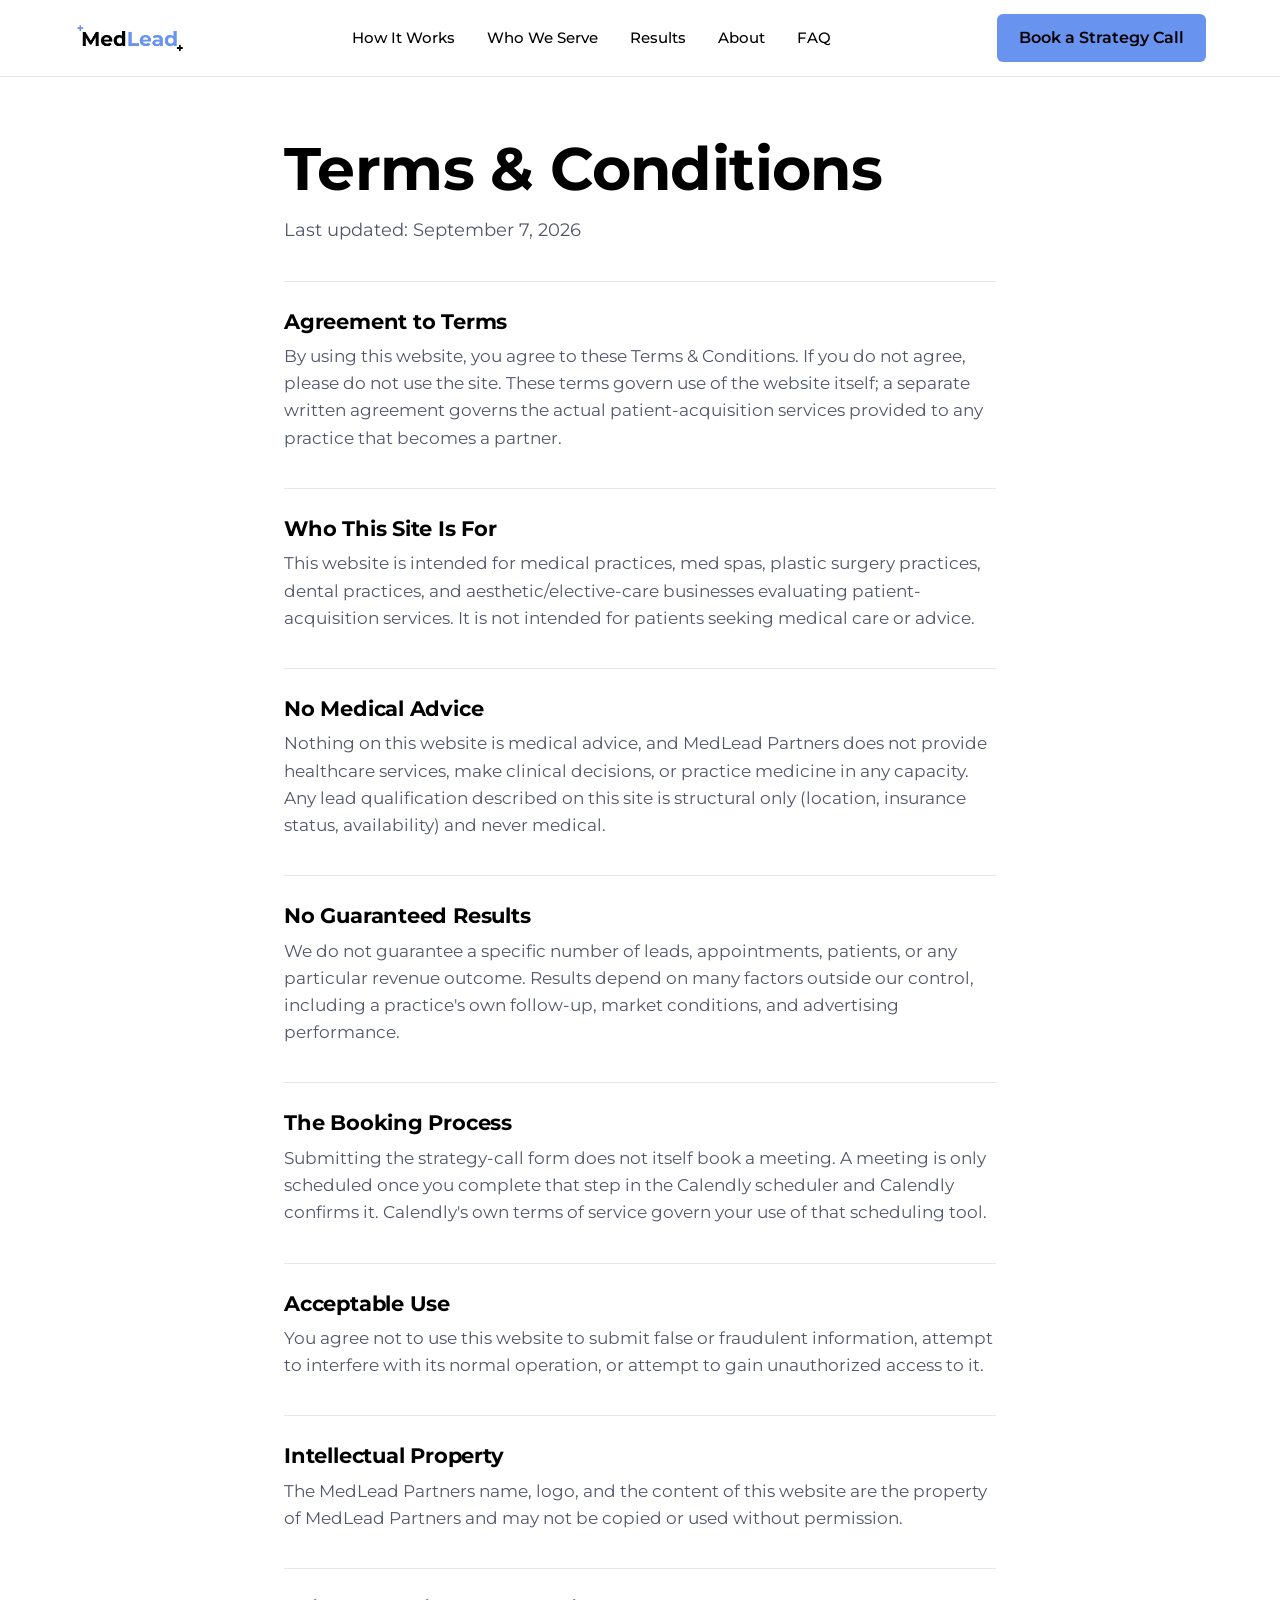
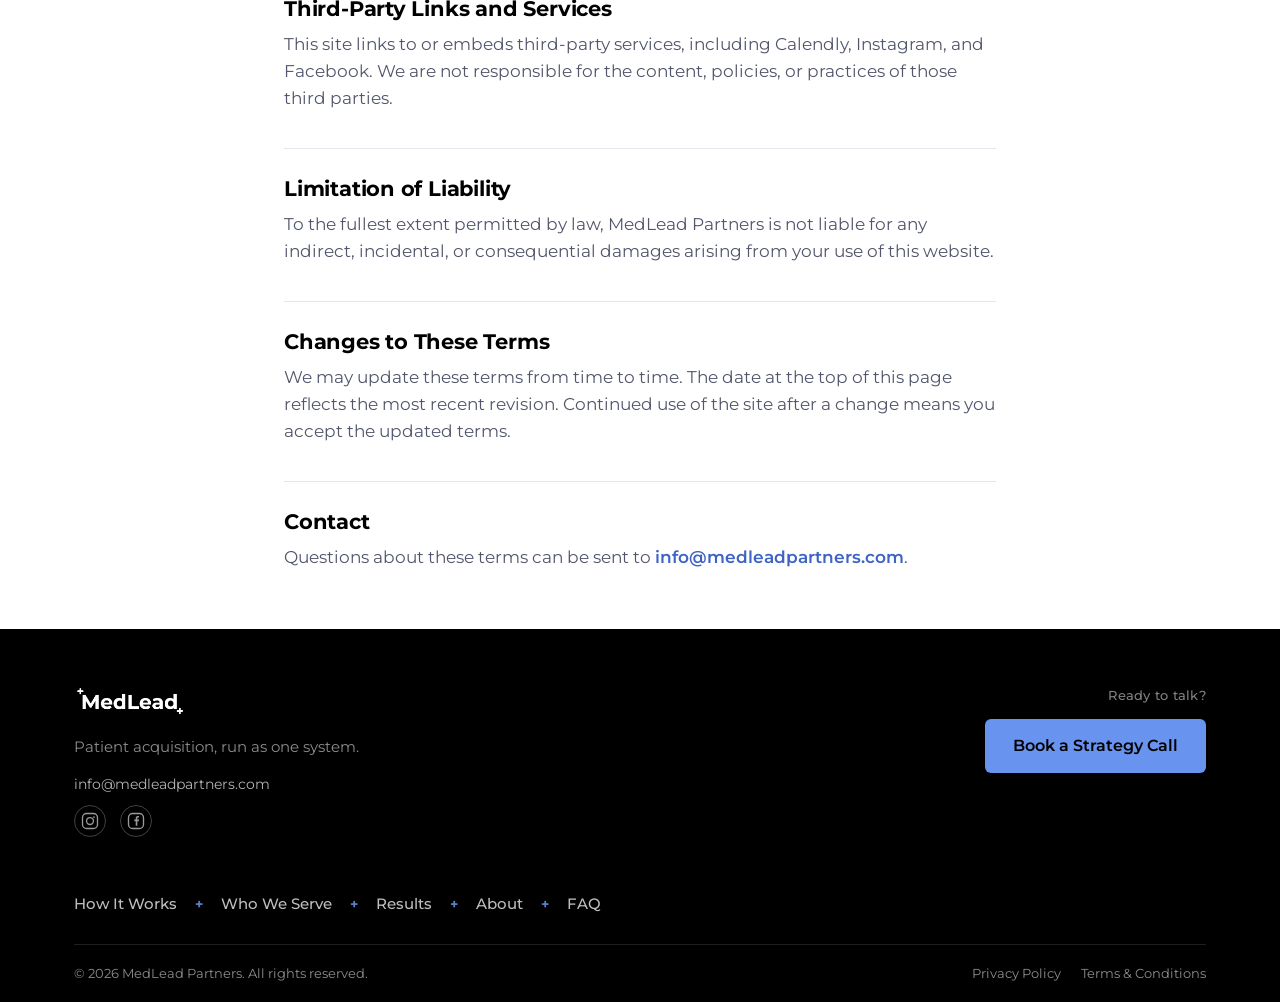
<file: source/terms.html>
<!DOCTYPE html>
<html lang="en">
<head>
<meta charset="UTF-8">
<meta name="viewport" content="width=device-width, initial-scale=1.0, viewport-fit=cover">
<title>Terms &amp; Conditions - MedLead Partners</title>
<meta name="description" content="The terms that govern use of the MedLead Partners website and strategy-call booking process.">
<meta name="robots" content="index, follow">
<link rel="canonical" href="https://www.medleadpartners.com/terms.html">

<!-- Open Graph / social link preview. -->
<meta property="og:type" content="website">
<meta property="og:site_name" content="MedLead Partners">
<meta property="og:url" content="https://www.medleadpartners.com/terms.html">
<meta property="og:title" content="Terms &amp; Conditions - MedLead Partners">
<meta property="og:description" content="The terms that govern use of the MedLead Partners website and strategy-call booking process.">
<meta property="og:image" content="[data-uri]">
<meta name="twitter:card" content="summary_large_image">
<meta name="twitter:title" content="Terms &amp; Conditions - MedLead Partners">
<meta name="twitter:description" content="The terms that govern use of the MedLead Partners website and strategy-call booking process.">
<meta name="twitter:image" content="[data-uri]">

<link rel="icon" type="image/png" href="[data-uri]">
<link rel="apple-touch-icon" href="[data-uri]">
<link rel="preconnect" href="https://fonts.googleapis.com">
<link rel="preconnect" href="https://fonts.gstatic.com" crossorigin>
<link href="https://fonts.googleapis.com/css2?family=Montserrat:wght@400;500;600;700;800&display=swap" rel="stylesheet">
<style>
/* ==========================================================================
   MED LEAD PARTNERS — DESIGN SYSTEM v2 (editorial / interactive)
   Brand source of truth: Montserrat / #000000 / #6893EF
   ========================================================================== */

:root {
  --black: #000000;
  --white: #ffffff;
  --off-white: #f7f8fa;
  --blue: #6893ef;
  --blue-dark: #4d76d6;
  --blue-text: #3d63c4;
  --slate: #52566b;
  --border: #e4e7ee;
  --border-interactive: #878d9f; /* darker than --border specifically for input/select/textarea
                                     boundaries — WCAG 1.4.11 requires ~3:1 for perceivable UI
                                     component boundaries; --border alone is only ~1.2:1 on white. */

  --font: "Montserrat", -apple-system, BlinkMacSystemFont, sans-serif;

  --container: 1180px;
  --container-narrow: 760px;

  --radius: 10px;
  --radius-sm: 6px;

  --section-pad: clamp(36px, 4.5vw, 64px);
  --section-pad-mobile: 32px;
}

* { box-sizing: border-box; margin: 0; padding: 0; }
html { scroll-behavior: smooth; }

@media (prefers-reduced-motion: reduce) {
  html { scroll-behavior: auto; }
  *, *::before, *::after { animation-duration: 0.001ms !important; transition-duration: 0.001ms !important; }
}

body {
  font-family: var(--font);
  color: var(--black);
  background: var(--white);
  line-height: 1.6;
  -webkit-font-smoothing: antialiased;
  overflow-x: hidden;
}

img { max-width: 100%; display: block; }
a { color: inherit; text-decoration: none; }
ul, ol { list-style: none; }
button { font-family: inherit; cursor: pointer; background: none; border: none; }
input, select, textarea { font-family: inherit; font-size: 16px; }

:focus-visible { outline: 2px solid var(--blue); outline-offset: 3px; }

.container { width: 100%; max-width: var(--container); margin: 0 auto; padding: 0 24px; }
.container-narrow { max-width: var(--container-narrow); }

/* ==========================================================================
   TYPE
   ========================================================================== */

h1, h2, h3 { font-weight: 700; line-height: 1.12; color: var(--black); }
h1 { font-size: clamp(34px, 5vw, 60px); letter-spacing: -0.01em; }
h2 { font-size: clamp(28px, 3.4vw, 42px); font-weight: 600; letter-spacing: -0.01em; }
h3 { font-size: 19px; font-weight: 600; margin-bottom: 8px; }
p { color: var(--slate); font-size: 17px; }

.section-intro { max-width: 620px; font-size: 18px; margin-top: 14px; }

/* Section marker — echoes the brand's own plus-icon; large scale, part of the headline itself */
.marker { display: inline-flex; align-items: baseline; gap: 10px; }
.marker .plus { color: var(--blue); font-weight: 700; }

/* ==========================================================================
   BUTTONS
   ========================================================================== */

.btn {
  display: inline-flex; align-items: center; justify-content: center;
  padding: 14px 28px; border-radius: var(--radius-sm);
  font-size: 16px; font-weight: 600; white-space: nowrap;
  transition: transform .15s ease, background-color .15s ease, color .15s ease, border-color .15s ease;
}
.btn-primary { background: var(--blue); color: var(--black); }
.btn-primary:hover { background: var(--blue-dark); transform: translateY(-1px); }
.btn-secondary { background: transparent; color: var(--black); border: 1.5px solid var(--black); }
.btn-secondary:hover { background: var(--black); color: var(--white); }
.btn-light { background: var(--white); color: var(--black); }
.btn-light:hover { background: var(--black); color: var(--white); }
.btn-full { width: 100%; }
.text-link { font-weight: 600; color: var(--blue-text); }
.text-link:hover { text-decoration: underline; }

/* ==========================================================================
   HEADER / NAV
   ========================================================================== */

.site-header {
  position: sticky; top: 0; z-index: 100;
  background: rgba(255,255,255,0.94); backdrop-filter: blur(8px);
  border-bottom: 1px solid var(--border);
  transition: background-color .2s ease, box-shadow .2s ease;
}
.site-header.is-scrolled {
  background: rgba(255,255,255,0.98);
  box-shadow: 0 1px 0 rgba(0,0,0,0.06);
}
.nav-inner { display: flex; align-items: center; justify-content: space-between; height: 76px; gap: 24px; }
.logo-link { display: flex; align-items: center; flex-shrink: 0; }
.logo-img { height: 32px; width: auto; }
.primary-nav { display: flex; align-items: center; gap: 32px; flex: 1; justify-content: center; }
.primary-nav a { font-size: 15px; font-weight: 500; color: var(--black); position: relative; }
.primary-nav a::after {
  content: ""; position: absolute; left: 0; bottom: -6px; width: 0; height: 2px;
  background: var(--blue); transition: width .2s ease;
}
.primary-nav a:hover::after { width: 100%; }
.primary-nav a:hover { color: var(--blue-text); }
.primary-nav a.is-current::after { width: 100%; }
.nav-cta { flex-shrink: 0; padding: 11px 22px; }

.menu-toggle { display: none; flex-direction: column; justify-content: center; gap: 5px; width: 32px; height: 32px; flex-shrink: 0; }
.menu-toggle span { display: block; height: 2px; width: 100%; background: var(--black); transition: transform .2s ease, opacity .2s ease; }
.menu-toggle.is-open span:nth-child(1) { transform: translateY(7px) rotate(45deg); }
.menu-toggle.is-open span:nth-child(2) { opacity: 0; }
.menu-toggle.is-open span:nth-child(3) { transform: translateY(-7px) rotate(-45deg); }

.mobile-menu { display: none; flex-direction: column; gap: 4px; padding: 12px 24px 24px; border-top: 1px solid var(--border); }
.mobile-menu a { padding: 14px 0; font-size: 17px; font-weight: 500; border-bottom: 1px solid var(--border); }
.mobile-cta { margin-top: 16px; border-bottom: none; text-align: center; }
.mobile-menu.is-open { display: flex; }

/* ==========================================================================
   HERO (homepage)
   ========================================================================== */

.hero { position: relative; padding: clamp(44px, 6vw, 80px) 0 clamp(32px, 4vw, 56px); overflow: hidden; }
.hero-watermark {
  position: absolute; top: 50%; right: -6%; transform: translateY(-50%);
  font-size: min(46vw, 620px); font-weight: 700; color: var(--off-white);
  line-height: 1; z-index: 0; pointer-events: none; user-select: none;
}
.hero-inner { position: relative; z-index: 1; max-width: 900px; }
.hero h1 { margin-bottom: 18px; }
.hero-sub { font-size: 18px; max-width: 620px; margin-bottom: 26px; }
.hero-actions { display: flex; gap: 16px; flex-wrap: wrap; }

/* ==========================================================================
   SECTIONS (shared)
   ========================================================================== */

.section { padding: var(--section-pad) 0; }
.section-tint { background: var(--off-white); }
.section-head { margin-bottom: 22px; }

/* ==========================================================================
   SYSTEM — interactive stage selector
   ========================================================================== */

.stage-tabs { display: flex; gap: 8px; flex-wrap: wrap; margin-top: 24px; border-bottom: 1px solid var(--border); padding-bottom: 0; }
.stage-tab {
  padding: 14px 4px; margin-right: 28px; font-size: 16px; font-weight: 600;
  color: var(--slate); border-bottom: 2px solid transparent; position: relative; top: 1px;
  transition: color .15s ease, border-color .15s ease;
}
.stage-tab .num { color: var(--border); font-weight: 700; margin-right: 8px; }
.stage-tab.is-active { color: var(--black); border-color: var(--blue-dark); }
.stage-tab.is-active .num { color: var(--blue-dark); }
.stage-tab:hover { color: var(--black); }

.stage-panel { margin-top: 22px; min-height: 90px; }
.stage-panel-title { font-size: 22px; font-weight: 700; margin-bottom: 10px; }
.stage-panel-text { font-size: 18px; max-width: 620px; }
.system-more { margin-top: 32px; display: inline-block; }

/* Shared panel treatment for every custom brand graphic on the site —
   How It Works, Services, Who We Serve, Results all use this same frame
   so the graphics read as one consistent family, not one-off illustrations. */
.graphic-panel {
  border: 1px solid var(--border); border-radius: var(--radius);
  padding: 20px; background: var(--white);
}
.graphic-panel svg { width: 100%; height: auto; display: block; }

/* Generic header-split layout — section intro/heading alongside a small
   custom graphic. Used by Services, Who We Serve, and Results so every
   section-level graphic sits in the same place, at the same size. */
.head-split { display: grid; grid-template-columns: 1.2fr 1fr; gap: 28px; align-items: center; margin-bottom: 20px; }
.head-split-visual { max-width: 260px; }

/* What We Run: acquisition-path graphic beside a stacked column of
   service pills. Both columns are vertical lists of comparable height
   so the two sides read as one balanced composition. */
.services-system {
  margin-top: 22px; display: grid; grid-template-columns: 0.9fr 1.1fr;
  gap: 28px; align-items: center;
}
.services-system-visual { max-width: 240px; margin: 0 auto; }
.services-system-visual svg { max-height: 260px; }

/* Purely informational, not interactive: no border box, no hover state,
   no cursor change. A thin divider between rows (not a box around each
   row) is the only visual separation, so this reads as a plain list a
   visitor scans, never as something clickable. Only sections that are
   actually interactive (e.g. the Who We Serve practice pills) should
   look like they respond to a click. */
.service-pills { display: flex; flex-direction: column; }
.service-pill {
  display: flex; align-items: center; gap: 12px;
  padding: 11px 0;
  border-bottom: 1px solid var(--border);
  color: var(--black);
  font-size: 15px; font-weight: 600;
}
.service-pill:last-child { border-bottom: none; }
.service-pill-dot { width: 7px; height: 7px; border-radius: 50%; background: var(--blue); flex-shrink: 0; }

/* ==========================================================================
   REVEAL LIST — shared accordion pattern (Services / Who We Serve / FAQ)
   ========================================================================== */

.reveal-list { border-top: 1px solid var(--border); margin-top: 40px; }
.reveal-item { border-bottom: 1px solid var(--border); }
.reveal-trigger {
  width: 100%; display: flex; align-items: center; justify-content: space-between;
  padding: 13px 4px; text-align: left; font-size: 17px; font-weight: 600; color: var(--black);
  gap: 20px;
}
.reveal-trigger .num { color: var(--border); font-weight: 700; font-size: 16px; margin-right: 18px; flex-shrink: 0; }
.reveal-trigger.is-open .num { color: var(--blue); }
.reveal-label { flex: 1; }

.reveal-icon { position: relative; width: 18px; height: 18px; flex-shrink: 0; }
.reveal-icon::before, .reveal-icon::after { content: ""; position: absolute; background: var(--black); transition: transform .25s ease; }
.reveal-icon::before { top: 8px; left: 0; width: 18px; height: 2px; }
.reveal-icon::after { top: 0; left: 8px; width: 2px; height: 18px; }
.reveal-trigger.is-open .reveal-icon::after { transform: scaleY(0); }
.reveal-trigger.is-open .reveal-icon::before { background: var(--blue); }

.reveal-panel { max-height: 0; overflow: hidden; transition: max-height .3s ease; }
.reveal-panel-inner { padding: 0 4px 28px; max-width: 640px; }
.reveal-panel-inner p { margin-bottom: 6px; }
.reveal-panel-inner .label { font-size: 12.5px; font-weight: 700; text-transform: uppercase; letter-spacing: .03em; color: var(--black); margin-top: 14px; display: block; }
.reveal-panel-inner .label:first-child { margin-top: 0; }
.reveal-panel-inner a { margin-top: 14px; display: inline-block; }

/* Services list keeps numbers; Who We Serve list omits them via this modifier */
.reveal-list.no-nums .reveal-trigger .num { display: none; }

.section-link { margin-top: 32px; display: inline-block; }

/* ==========================================================================
   RESULTS (homepage compact + inner page)
   ========================================================================== */

.results-compact { margin-top: 40px; display: grid; grid-template-columns: 1fr 1fr; gap: 48px; align-items: center; }.case-card {
  border: 1.5px dashed #c7cddb; border-radius: var(--radius); padding: 28px;
  background: var(--white); max-width: 420px;
}
.case-tag {
  display: inline-block; font-size: 12px; font-weight: 600; color: var(--blue-text);
  background: rgba(104,147,239,0.12); padding: 5px 10px; border-radius: 5px;
  margin-bottom: 16px; line-height: 1.4;
}
.case-fields dt { font-size: 12.5px; font-weight: 700; text-transform: uppercase; letter-spacing: .03em; color: var(--black); margin-top: 12px; }
.case-fields dt:first-child { margin-top: 0; }
.case-fields dd { font-size: 14.5px; margin-top: 3px; color: var(--slate); }
.case-metric { margin-top: 18px; padding-top: 16px; border-top: 1px solid var(--border); font-size: 14px; font-weight: 600; color: var(--slate); }
.case-card-real { border-style: solid; border-color: var(--border); }

/* Testimonials. Dormant until content.py's TESTIMONIALS list has entries.
   Kept here so real testimonials can be added later with no redesign. */
.testimonial-card { border: 1px solid var(--border); border-radius: var(--radius); padding: 32px; }
.testimonial-card blockquote { font-size: 17px; color: var(--black); line-height: 1.55; margin: 0 0 24px; }
.testimonial-card figcaption { display: flex; align-items: center; gap: 12px; }
.testimonial-photo { width: 40px; height: 40px; border-radius: 50%; object-fit: cover; flex-shrink: 0; }
.testimonial-photo-placeholder { background: var(--off-white); border: 1px solid var(--border); }
.testimonial-name { font-size: 14.5px; font-weight: 600; color: var(--black); }
.testimonial-role { font-size: 13.5px; color: var(--slate); }
.testimonial-disclaimer {
  font-size: 12px; font-weight: 700; text-transform: uppercase; letter-spacing: .03em;
  color: var(--blue-text); margin-top: 10px;
}
.testimonial-logo { height: 20px; margin-left: auto; }

/* ==========================================================================
   SAMPLE TESTIMONIAL
   Woven into Results. Not a standalone section.
   ========================================================================== */

.sample-testimonial { border-style: dashed; border-color: #c7cddb; }
.sample-testimonial .case-tag { margin-bottom: 20px; }
.sample-testimonial blockquote { font-style: normal; }

.proof-grid { display: grid; grid-template-columns: repeat(2, 1fr); gap: 24px; margin-top: 40px; }

/* Results: "What we track" is a lightweight, borderless grid, deliberately
   not styled as a case-card so it never competes visually with actual
   proof (case studies, testimonials) below it. */
.track-heading { font-size: 16px; font-weight: 600; margin-top: 16px; margin-bottom: 12px; }
.track-grid { display: grid; grid-template-columns: repeat(5, 1fr); gap: 18px; }
.track-label { font-size: 14.5px; font-weight: 700; color: var(--black); margin-bottom: 6px; }
.track-text { font-size: 13.5px; color: var(--slate); line-height: 1.5; }

.results-divider { border-top: 1px solid var(--border); margin: 20px 0; }

.proof-note { font-size: 14px; color: var(--slate); margin-bottom: 0; }
.proof-single .testimonial-card { max-width: 480px; }

/* Who We Serve: clickable practice-type pills, single shared panel below.
   Same interaction mechanic as the How It Works stage selector (one
   active button, one shared text panel) but styled as rounded pills so
   the two sections still read as visually distinct from one another.
   A 3-column grid (rather than flex-wrap) gives a deliberate 3-then-2
   arrangement for five items instead of an organic, text-length-driven
   wrap, so the layout feels designed rather than incidental. */
.practice-pills { display: grid; grid-template-columns: repeat(3, 1fr); gap: 10px; margin-top: 22px; }
.practice-pill {
  padding: 9px 18px; border-radius: 999px; text-align: center;
  border: 1px solid var(--border); background: var(--white);
  font-size: 14.5px; font-weight: 600; color: var(--black);
  transition: border-color .15s ease, background-color .15s ease, color .15s ease;
}
.practice-pill:hover { border-color: var(--blue); }
.practice-pill.is-active { background: var(--blue-dark); border-color: var(--blue-dark); color: #000; }

.practice-panel { margin-top: 16px; padding-top: 16px; border-top: 1px solid var(--border); min-height: 70px; }
.practice-panel-title { font-size: 20px; font-weight: 700; margin-bottom: 8px; }
.practice-panel-text { font-size: 16px; max-width: 560px; }

/* Services section header — intro text alongside a small custom
   abstract interface graphic. Accordion below stays full width. */

/* ==========================================================================
   FINAL CTA
   ========================================================================== */

.final-cta { background: var(--blue); padding: 44px 0; text-align: center; }
.final-cta h2 { max-width: 540px; margin: 0 auto; }

/* ==========================================================================
   BACK TO TOP
   ========================================================================== */

.back-to-top {
  position: fixed; right: 24px; bottom: 24px; z-index: 90;
  width: 44px; height: 44px; border-radius: 50%;
  background: var(--white); border: 1.5px solid var(--border);
  color: var(--black);
  display: flex; align-items: center; justify-content: center;
  opacity: 0; transform: translateY(8px); pointer-events: none;
  transition: opacity .25s ease, transform .25s ease, border-color .15s ease, background-color .15s ease;
}
.back-to-top.is-visible { opacity: 1; transform: translateY(0); pointer-events: auto; }
.back-to-top:hover { border-color: var(--blue); background: var(--off-white); }

/* ==========================================================================
   FLOATING "BOOK A STRATEGY CALL" CTA
   Small pill, fixed to the viewport, same visual language as .btn-primary.
   Sits directly above #back-to-top so the two never overlap.
   ========================================================================== */

.floating-cta {
  position: fixed; right: 24px; bottom: 88px; z-index: 95;
  display: inline-flex; align-items: center;
  padding: 13px 22px; border-radius: 999px;
  background: var(--blue); color: var(--black);
  font-size: 14.5px; font-weight: 600; white-space: nowrap;
  border: 1px solid rgba(0, 0, 0, 0.06);
  box-shadow: 0 6px 20px rgba(20, 26, 43, 0.18), 0 1px 3px rgba(20, 26, 43, 0.08);
  opacity: 0; transform: translateY(10px) scale(0.96); pointer-events: none;
  transition: opacity .25s ease, transform .25s ease, background-color .15s ease, box-shadow .2s ease;
}
.floating-cta.is-visible { opacity: 1; transform: translateY(0) scale(1); pointer-events: auto; }
.floating-cta:hover { background: var(--blue-dark); box-shadow: 0 10px 26px rgba(20, 26, 43, 0.22), 0 2px 4px rgba(20, 26, 43, 0.1); transform: translateY(-2px); }
.floating-cta:focus-visible { outline: 2px solid var(--black); outline-offset: 3px; }

/* ==========================================================================
   PAGE HEADER (inner pages)
   ========================================================================== */

.page-header { padding: clamp(70px, 10vw, 120px) 0 var(--section-pad); }
.page-header h1 { max-width: 780px; margin-bottom: 20px; }
.page-header .section-intro { font-size: 19px; }

/* ==========================================================================
   PROBLEM / THREE-COL (inner pages)
   ========================================================================== */

.three-col { display: grid; grid-template-columns: repeat(3, 1fr); gap: 40px; margin-top: 48px; }
.point-icon, .vertical-icon { width: 36px; height: 36px; margin-bottom: 18px; }
.point p, .vertical p, .why-list p { font-size: 16px; }

/* ==========================================================================
   DETAILED STAGE CARDS (How It Works)
   ========================================================================== */

.stage-cards { display: grid; grid-template-columns: repeat(3, 1fr); gap: 24px; margin-top: 48px; }
.stage-card { border: 1px solid var(--border); border-radius: var(--radius); padding: 32px 28px; }
.stage-card .stage-marker { width: 32px; height: 32px; border-radius: 50%; background: var(--black); color: var(--white); display: flex; align-items: center; justify-content: center; font-size: 14px; font-weight: 700; margin-bottom: 18px; }
.stage-card.is-final .stage-marker { background: var(--blue); color: var(--black); }
.stage-card p { font-size: 15px; }

/* ==========================================================================
   CARDS (Services detail page)
   ========================================================================== */

.card-grid { display: grid; grid-template-columns: repeat(3, 1fr); gap: 24px; margin-top: 48px; }
.card { border: 1px solid var(--border); border-radius: var(--radius); padding: 32px 28px; transition: border-color .2s ease, transform .2s ease; }
.card:hover { border-color: var(--blue); transform: translateY(-2px); }
.card-icon { width: 30px; height: 30px; margin-bottom: 20px; }
.card p { font-size: 15.5px; }
.card .label { font-size: 12px; font-weight: 700; text-transform: uppercase; letter-spacing: .03em; color: var(--blue-text); display: block; margin-top: 16px; }

/* ==========================================================================
   FORM (Booking page)
   ========================================================================== */

.lead-form { margin-top: 20px; }
.form-row { display: grid; grid-template-columns: 1fr 1fr; gap: 14px; }
.field { margin-bottom: 12px; }
.field label { display: block; font-size: 13.5px; font-weight: 600; margin-bottom: 5px; }
.req { color: var(--blue-text); }
.field input, .field select, .field textarea {
  width: 100%; padding: 10px 14px; border: 1.5px solid var(--border-interactive); border-radius: var(--radius-sm);
  background: var(--white); transition: border-color .15s ease;
}
.field input:focus, .field select:focus, .field textarea:focus { border-color: var(--blue); outline: none; }
.field textarea { resize: vertical; min-height: 64px; }
.field input::placeholder, .field textarea::placeholder { color: var(--slate); opacity: 1; }
/* Invalid-field styling only applies after a real failed submit attempt
   (form.js adds "was-validated" then) — never on initial page load, or
   every empty required field would show as an error before the visitor
   has typed anything. */
.was-validated .field input:invalid, .was-validated .field select:invalid { border-color: #c0392b; }

/* Honeypot spam-protection field: visually hidden and untabbable for real visitors,
   but present in the DOM (not display:none) so an automated bot filling every field
   it finds still fills it in — see the check in initBookingFlow (template.js). */
.hp-field {
  position: absolute; left: -9999px; top: auto; width: 1px; height: 1px; overflow: hidden;
}

/* ---------- Booking flow: form -> schedule -> confirmed ---------- */
.booking-step[hidden] { display: none; }

.calendly-container {
  margin-top: 32px; min-height: 700px; border: 1px solid var(--border); border-radius: var(--radius);
  background: var(--off-white); overflow: hidden; position: relative;
}
.calendly-loading-note {
  position: absolute; top: 50%; left: 50%; transform: translate(-50%, -50%);
  color: var(--slate); font-size: 14px; text-align: center; width: 100%;
}
.calendly-fallback { margin-top: 20px; text-align: center; }
.calendly-fallback[hidden] { display: none; }
.calendly-fallback-text { font-size: 14px; color: var(--slate); margin-bottom: 12px; }
.calendly-fallback-btn { display: inline-flex; }

.form-success { margin-top: 32px; padding: 28px; border: 1px solid var(--border); border-radius: var(--radius); background: var(--off-white); text-align: center; }
.form-success h3 { margin-bottom: 8px; }

/* ==========================================================================
   FOOTER
   ========================================================================== */

.site-footer { background: var(--black); color: var(--white); padding: 56px 0 0; }

.footer-top {
  display: flex; justify-content: space-between; align-items: flex-start;
  gap: 40px; padding-bottom: 36px;
}
.footer-logo-lg { height: 32px; filter: brightness(0) invert(1); margin-bottom: 18px; }
.footer-tagline { color: rgba(255,255,255,0.55); font-size: 15px; max-width: 300px; }
.footer-contact-line { margin-top: 14px; font-size: 14px; }
.footer-contact-line a { color: rgba(255,255,255,0.7); }
.footer-contact-line a:hover { color: var(--blue); }
.footer-social { margin-top: 10px; display: flex; align-items: center; gap: 14px; }
.footer-social a { font-size: 13.5px; color: rgba(255,255,255,0.6); }
.footer-social a:hover { color: var(--blue); }
.footer-social-icon {
  display: inline-flex; align-items: center; justify-content: center;
  width: 32px; height: 32px; border-radius: 50%;
  border: 1px solid rgba(255,255,255,0.25); color: rgba(255,255,255,0.75);
  transition: color .15s ease, border-color .15s ease;
}
.footer-social-icon:hover { color: var(--blue); border-color: var(--blue); }

.footer-cta-block { text-align: right; flex-shrink: 0; }
.footer-cta-label {
  display: block; color: rgba(255,255,255,0.5); font-size: 13px;
  font-weight: 500; letter-spacing: 0.02em; margin-bottom: 14px;
}

.footer-nav-row {
  display: flex; align-items: center; gap: 18px; flex-wrap: wrap;
  padding: 20px 0 28px;
}
.footer-nav-row a { font-size: 14.5px; font-weight: 500; color: rgba(255,255,255,0.75); }
.footer-nav-row a:hover { color: var(--blue); }
.footer-nav-sep { color: var(--blue); font-weight: 700; font-size: 14px; opacity: 0.85; }

.footer-divider { border-top: 1px solid rgba(255,255,255,0.12); }

.footer-bottom-row {
  display: flex; justify-content: space-between; align-items: center;
  padding: 18px 0; flex-wrap: wrap; gap: 12px;
}
.footer-bottom-row p { color: rgba(255,255,255,0.55); font-size: 13px; }
.footer-legal { display: flex; gap: 20px; }
.footer-legal a { color: rgba(255,255,255,0.55); font-size: 13px; }
.footer-legal a:hover { color: var(--white); }

/* ==========================================================================
   RESPONSIVE — TABLET
   ========================================================================== */

@media (max-width: 1024px) {
  .results-compact { grid-template-columns: 1fr; gap: 36px; }
  .trust-grid { grid-template-columns: 1fr; gap: 36px; }
  .trust-statement { max-width: 100%; }
  .case-card { margin: 0; }
  .three-col, .stage-cards, .card-grid, .proof-grid { grid-template-columns: repeat(2, 1fr); }
  .practice-pills { grid-template-columns: repeat(2, 1fr); }
  .track-grid { grid-template-columns: repeat(3, 1fr); }
  .tech-strip { grid-template-columns: 1fr; gap: 32px; }
  .head-split { grid-template-columns: 1fr; gap: 28px; }
  .head-split-visual { max-width: 280px; }
  .services-system { grid-template-columns: 1fr; gap: 32px; }
  .services-system-visual { max-width: 220px; }
  .footer-top { gap: 32px; }
  .hero-watermark { font-size: min(60vw, 480px); right: -12%; opacity: 0.7; }
}

/* ==========================================================================
   RESPONSIVE — MOBILE
   ========================================================================== */

@media (max-width: 768px) {
  .primary-nav { display: none; }
  .nav-cta { display: none; }
  .menu-toggle { display: flex; }

  .section, .hero, .page-header { padding: var(--section-pad-mobile) 0; }
  .final-cta { padding: 56px 0; }

  .three-col, .stage-cards, .card-grid, .proof-grid { grid-template-columns: 1fr; gap: 32px; }
  .track-grid { grid-template-columns: 1fr; gap: 24px; }

  .floating-cta {
    right: 16px; bottom: calc(76px + env(safe-area-inset-bottom, 0px));
    padding: 11px 18px; font-size: 13.5px;
  }
  .back-to-top { right: 16px; bottom: calc(16px + env(safe-area-inset-bottom, 0px)); width: 40px; height: 40px; }

  .practice-pills {
    grid-template-columns: none; display: flex; gap: 8px;
    overflow-x: auto; -webkit-overflow-scrolling: touch; scrollbar-width: none; padding-bottom: 2px;
  }
  .practice-pills::-webkit-scrollbar { display: none; }
  .practice-pill { flex-shrink: 0; white-space: nowrap; padding: 10px 16px; font-size: 14px; }

  .hero-actions { flex-direction: column; align-items: stretch; }
  .hero-actions .btn { width: 100%; }
  .hero-watermark { display: none; }
  .hero h1 { margin-bottom: 14px; }
  .hero-sub { margin-bottom: 20px; }

  /* Purely decorative illustrations — hidden on mobile only. Every fact they show
     is already in the text beside them (service list / practice pills), so nothing
     is lost; this just removes two more "card" boxes from an already long stack. */
  .services-system-visual, .head-split-visual { display: none; }

  .stage-tabs {
    flex-wrap: nowrap; overflow-x: auto; -webkit-overflow-scrolling: touch;
    scrollbar-width: none; gap: 22px; padding-bottom: 2px;
  }
  .stage-tabs::-webkit-scrollbar { display: none; }
  .stage-tab { margin-right: 0; flex-shrink: 0; white-space: nowrap; }

  .reveal-trigger { font-size: 17px; padding: 20px 2px; }
  .reveal-trigger .num { margin-right: 12px; }

  .form-row { grid-template-columns: 1fr; gap: 0; }
  .calendly-container { min-height: 580px; }

  .site-footer { padding: 40px 0 0; }
  .footer-top { flex-direction: column; align-items: flex-start; gap: 22px; padding-bottom: 28px; }
  .footer-cta-block { text-align: left; width: 100%; }
  .footer-cta-block .btn { width: 100%; }
  .footer-nav-row { gap: 10px 14px; padding: 16px 0 22px; }
  .footer-bottom-row { flex-direction: column; align-items: flex-start; padding: 14px 0; }
}

@media (max-width: 480px) {
  h1 { font-size: 30px; }
  h2 { font-size: 25px; }
  .btn { width: 100%; }
  .nav-inner { height: 68px; }
  .logo-img { height: 26px; }
}

/* ==========================================================================
   LEGAL PAGES (Privacy Policy, Terms & Conditions)
   Same typographic system as the rest of the site — no new visual language.
   ========================================================================== */

.legal-page h1 { margin-bottom: 8px; }
.legal-section { margin-top: 36px; padding-top: 28px; border-top: 1px solid var(--border); }
.legal-section:first-of-type { margin-top: 44px; }
.legal-section h2 { font-size: 21px; font-weight: 700; margin-bottom: 10px; }
.legal-section p { max-width: 720px; }
.legal-section a { color: var(--blue-text); font-weight: 600; }
.legal-section a:hover { text-decoration: underline; }

/* ==========================================================================
   404 PAGE
   ========================================================================== */

.not-found { padding: clamp(80px, 12vw, 140px) 0; text-align: center; }
.not-found-code {
  font-size: clamp(56px, 9vw, 96px); font-weight: 800; color: var(--border);
  line-height: 1; margin-bottom: 8px;
}
.not-found h1 { margin-bottom: 14px; }
.not-found .section-intro { margin-left: auto; margin-right: auto; margin-bottom: 32px; }
.not-found-actions { display: flex; gap: 16px; justify-content: center; flex-wrap: wrap; }

@media (max-width: 480px) {
  .not-found-actions { flex-direction: column; align-items: stretch; }
}

</style>
</head>
<body>

  <header class="site-header" id="site-header">
    <div class="container nav-inner">
      <a href="index.html#home" class="logo-link" aria-label="MedLead Partners home">
        <img src="[data-uri]" alt="MedLead Partners logo" class="logo-img" width="112" height="32">
      </a>
      <nav class="primary-nav" id="primary-nav" aria-label="Primary">
        <a href="index.html#how-it-works" class="">How It Works</a>
        <a href="index.html#who-we-serve" class="">Who We Serve</a>
        <a href="index.html#results" class="">Results</a>
        <a href="index.html#about" class="">About</a>
        <a href="index.html#faq" class="">FAQ</a>
      </nav>
      <a href="index.html#book" class="btn btn-primary nav-cta">Book a Strategy Call</a>
      <button class="menu-toggle" id="menu-toggle" aria-label="Open menu" aria-expanded="false" aria-controls="mobile-menu">
        <span></span><span></span><span></span>
      </button>
    </div>
    <div class="mobile-menu" id="mobile-menu">
      <a href="index.html#how-it-works" class="">How It Works</a>
        <a href="index.html#who-we-serve" class="">Who We Serve</a>
        <a href="index.html#results" class="">Results</a>
        <a href="index.html#about" class="">About</a>
        <a href="index.html#faq" class="">FAQ</a>
      <a href="index.html#book" class="btn btn-primary mobile-cta">Book a Strategy Call</a>
    </div>
  </header>

  <main>
    <section class="section legal-page" id="top">
      <div class="container container-narrow">
        <div class="section-head">
          <h1>Terms & Conditions</h1>
          <p class="section-intro">Last updated: September 7, 2026</p>
        </div>
        <div class="legal-section"><h2>Agreement to Terms</h2><p>By using this website, you agree to these Terms &amp; Conditions. If you do not agree, please do not use the site. These terms govern use of the website itself; a separate written agreement governs the actual patient-acquisition services provided to any practice that becomes a partner.</p></div>
        <div class="legal-section"><h2>Who This Site Is For</h2><p>This website is intended for medical practices, med spas, plastic surgery practices, dental practices, and aesthetic/elective-care businesses evaluating patient-acquisition services. It is not intended for patients seeking medical care or advice.</p></div>
        <div class="legal-section"><h2>No Medical Advice</h2><p>Nothing on this website is medical advice, and MedLead Partners does not provide healthcare services, make clinical decisions, or practice medicine in any capacity. Any lead qualification described on this site is structural only (location, insurance status, availability) and never medical.</p></div>
        <div class="legal-section"><h2>No Guaranteed Results</h2><p>We do not guarantee a specific number of leads, appointments, patients, or any particular revenue outcome. Results depend on many factors outside our control, including a practice's own follow-up, market conditions, and advertising performance.</p></div>
        <div class="legal-section"><h2>The Booking Process</h2><p>Submitting the strategy-call form does not itself book a meeting. A meeting is only scheduled once you complete that step in the Calendly scheduler and Calendly confirms it. Calendly's own terms of service govern your use of that scheduling tool.</p></div>
        <div class="legal-section"><h2>Acceptable Use</h2><p>You agree not to use this website to submit false or fraudulent information, attempt to interfere with its normal operation, or attempt to gain unauthorized access to it.</p></div>
        <div class="legal-section"><h2>Intellectual Property</h2><p>The MedLead Partners name, logo, and the content of this website are the property of MedLead Partners and may not be copied or used without permission.</p></div>
        <div class="legal-section"><h2>Third-Party Links and Services</h2><p>This site links to or embeds third-party services, including Calendly, Instagram, and Facebook. We are not responsible for the content, policies, or practices of those third parties.</p></div>
        <div class="legal-section"><h2>Limitation of Liability</h2><p>To the fullest extent permitted by law, MedLead Partners is not liable for any indirect, incidental, or consequential damages arising from your use of this website.</p></div>
        <div class="legal-section"><h2>Changes to These Terms</h2><p>We may update these terms from time to time. The date at the top of this page reflects the most recent revision. Continued use of the site after a change means you accept the updated terms.</p></div>
        <div class="legal-section"><h2>Contact</h2><p>Questions about these terms can be sent to <a href="mailto:info@medleadpartners.com">info@medleadpartners.com</a>.</p></div>
      </div>
    </section>
  </main>

  <footer class="site-footer">
    <div class="container">
      <div class="footer-top">
        <div class="footer-brand-block">
          <img src="[data-uri]" alt="MedLead Partners logo" class="footer-logo-lg" width="112" height="32">
          <p class="footer-tagline">Patient acquisition, run as one system.</p>
          <div class="footer-contact-line"><a href="mailto:info@medleadpartners.com">info@medleadpartners.com</a></div>
          <div class="footer-social"><a href="https://www.instagram.com/medleadpartners/" class="footer-social-icon" target="_blank" rel="noopener noreferrer" aria-label="MedLead Partners on Instagram"><svg viewBox="0 0 24 24" width="18" height="18" fill="none" aria-hidden="true"><rect x="2" y="2" width="20" height="20" rx="5.5" stroke="currentColor" stroke-width="1.8"/><circle cx="12" cy="12" r="4.6" stroke="currentColor" stroke-width="1.8"/><circle cx="17.3" cy="6.7" r="1.15" fill="currentColor"/></svg></a> <a href="https://www.facebook.com/MedLeadPartners/" class="footer-social-icon" target="_blank" rel="noopener noreferrer" aria-label="MedLead Partners on Facebook"><svg viewBox="0 0 24 24" width="18" height="18" fill="none" aria-hidden="true"><rect x="2" y="2" width="20" height="20" rx="5.5" stroke="currentColor" stroke-width="1.8"/><path d="M13.8 18.2V12.4H15.75L16.05 10.05H13.8V8.55C13.8 7.89 13.98 7.44 14.93 7.44H16.13V5.34C15.93 5.31 15.24 5.25 14.44 5.25C12.77 5.25 11.62 6.27 11.62 8.14V10.05H9.75V12.4H11.62V18.2H13.8Z" fill="currentColor"/></svg></a></div>
        </div>
        <div class="footer-cta-block">
          <span class="footer-cta-label">Ready to talk?</span>
          <a href="index.html#book" class="btn btn-primary">Book a Strategy Call</a>
        </div>
      </div>

      <nav class="footer-nav-row">
        <a href="index.html#how-it-works">How It Works</a> <span class="footer-nav-sep" aria-hidden="true">+</span> <a href="index.html#who-we-serve">Who We Serve</a> <span class="footer-nav-sep" aria-hidden="true">+</span> <a href="index.html#results">Results</a> <span class="footer-nav-sep" aria-hidden="true">+</span> <a href="index.html#about">About</a> <span class="footer-nav-sep" aria-hidden="true">+</span> <a href="index.html#faq">FAQ</a>
      </nav>

      <div class="footer-divider"></div>

      <div class="footer-bottom-row">
        <p>&copy; <span id="year"></span> MedLead Partners. All rights reserved.</p>
        <div class="footer-legal">
          <a href="privacy.html">Privacy Policy</a>
          <a href="terms.html">Terms &amp; Conditions</a>
        </div>
      </div>
    </div>
  </footer>

<script>
/* ==========================================================================
   MED LEAD PARTNERS — INTERACTIONS v2
   Shared across every page. Small, dependency-free.
   ========================================================================== */

document.addEventListener("DOMContentLoaded", () => {
  initMobileMenu();
  initRevealLists();
  initStageTabs();
  initPracticePills();
  initBookingFlow();
  initFooterYear();
  initHeaderShadowOnScroll();
  initBackToTop();
  initFloatingCta();
  initLogoHome();
});

/* ---------- Logo: always returns exactly to the top of the page ---------- */
function initLogoHome() {
  const logo = document.querySelector(".logo-link");
  if (!logo) return;

  logo.addEventListener("click", (e) => {
    // Only intercept for an in-page scroll when the link points at this
    // same page's own #home (i.e. we're already on the homepage). On any
    // other page the href points elsewhere (build.py renders it as
    // "index.html#home"), so let the browser navigate there normally
    // instead of just scrolling the current page to the top.
    if (logo.getAttribute("href") !== "#home") return;
    e.preventDefault();
    window.scrollTo({ top: 0, behavior: "smooth" });
  });
}

/* ---------- Mobile menu ---------- */
function initMobileMenu() {
  const toggle = document.getElementById("menu-toggle");
  const menu = document.getElementById("mobile-menu");
  if (!toggle || !menu) return;

  toggle.addEventListener("click", () => {
    const isOpen = menu.classList.toggle("is-open");
    toggle.classList.toggle("is-open", isOpen);
    toggle.setAttribute("aria-expanded", String(isOpen));
  });

  menu.querySelectorAll("a").forEach((link) => {
    link.addEventListener("click", () => {
      menu.classList.remove("is-open");
      toggle.classList.remove("is-open");
      toggle.setAttribute("aria-expanded", "false");
    });
  });
}

/* ---------- Generic reveal / accordion lists (Services, Who We Serve, FAQ) ---------- */
function initRevealLists() {
  const triggers = document.querySelectorAll(".reveal-trigger");

  triggers.forEach((trigger) => {
    const panel = trigger.nextElementSibling;

    trigger.addEventListener("click", () => {
      const isOpen = trigger.classList.contains("is-open");
      const list = trigger.closest(".reveal-list");
      const singleOpen = list && list.hasAttribute("data-single-open");

      if (singleOpen && !isOpen) {
        list.querySelectorAll(".reveal-trigger.is-open").forEach((openTrigger) => {
          if (openTrigger !== trigger) {
            openTrigger.classList.remove("is-open");
            openTrigger.setAttribute("aria-expanded", "false");
            openTrigger.nextElementSibling.style.maxHeight = "0px";
          }
        });
      }

      trigger.classList.toggle("is-open", !isOpen);
      trigger.setAttribute("aria-expanded", String(!isOpen));
      panel.style.maxHeight = isOpen ? "0px" : panel.scrollHeight + "px";
    });
  });
}

/* ---------- System stage tabs (single shared description panel) ---------- */
/* ---------- Generic tab group: N buttons, one shared text panel ----------
   Used by both the How It Works stage selector and the Who We Serve
   practice pills. Each button carries its text in data-title/data-text;
   clicking one swaps the shared panel's content and marks that button
   active. Defaults to the first button so the panel is never empty. */
function initTabGroup(tabSelector, titleId, textId) {
  const tabs = document.querySelectorAll(tabSelector);
  const titleEl = document.getElementById(titleId);
  const textEl = document.getElementById(textId);
  if (!tabs.length || !titleEl || !textEl) return;

  function activate(tab) {
    tabs.forEach((t) => t.classList.remove("is-active"));
    tab.classList.add("is-active");
    titleEl.textContent = tab.dataset.title;
    textEl.textContent = tab.dataset.text;
  }

  tabs.forEach((tab) => {
    tab.addEventListener("click", () => activate(tab));
  });

  activate(tabs[0]);
}

function initStageTabs() {
  initTabGroup(".stage-tab", "stage-panel-title", "stage-panel-text");
}

function initPracticePills() {
  initTabGroup(".practice-pill", "practice-panel-title", "practice-panel-text");
}

/* ---------- Booking flow: lead form -> real Calendly scheduler -> confirmation ----------
   Three states, one visible at a time:
     1. #booking-step-form      the contact form (always the first thing shown)
     2. #booking-step-schedule  the REAL Calendly inline widget (opened only after the
                                 form validates — this is NOT a booking confirmation)
     3. #booking-step-confirmed shown ONLY after Calendly fires "calendly.event_scheduled"
   The Calendly URL is read from data-calendly-url on #book (set from content.py
   CALENDLY_URL in build.py) so this file has no hardcoded scheduling link. */
function initBookingFlow() {
  const bookSection = document.getElementById("book");
  const form = document.getElementById("lead-form");
  const stepForm = document.getElementById("booking-step-form");
  const stepSchedule = document.getElementById("booking-step-schedule");
  const stepConfirmed = document.getElementById("booking-step-confirmed");
  const calendlyContainer = document.getElementById("calendly-container");
  const calendlyFallback = document.getElementById("calendly-fallback");
  if (!bookSection || !form || !stepForm || !stepSchedule || !stepConfirmed || !calendlyContainer) return;

  const calendlyUrl = bookSection.dataset.calendlyUrl;
  let widgetInitialized = false;
  let fallbackTimer = null;

  function showStep(step) {
    [stepForm, stepSchedule, stepConfirmed].forEach((el) => {
      el.hidden = el !== step;
    });
    if (step !== stepForm) {
      // Move focus/scroll to the new step so screen reader and sighted users
      // alike land on the right content instead of the page jumping silently.
      step.scrollIntoView({ behavior: "smooth", block: "start" });
      step.focus({ preventScroll: true });
    }
  }

  function showFallback() {
    if (fallbackTimer) {
      window.clearTimeout(fallbackTimer);
      fallbackTimer = null;
    }
    if (calendlyFallback) calendlyFallback.hidden = false;
  }

  function clearFallbackTimer() {
    if (fallbackTimer) {
      window.clearTimeout(fallbackTimer);
      fallbackTimer = null;
    }
    // Widget is actually rendering — no need for the fallback link anymore
    // even if it was already shown (e.g. it loaded slowly rather than failed).
    if (calendlyFallback) calendlyFallback.hidden = true;
  }

  function openScheduler(details) {
    showStep(stepSchedule);

    if (widgetInitialized || !calendlyUrl) return;
    widgetInitialized = true;

    // A hard script-load failure (blocked by an ad blocker, corporate network, etc. —
    // see the onerror handler on the widget.js <script> tag) is detectable immediately;
    // no reason to make the visitor wait out a timeout for something we already know
    // isn't going to work.
    if (
      window.__calendlyLoadFailed ||
      !(window.Calendly && typeof window.Calendly.initInlineWidget === "function")
    ) {
      showFallback();
      return;
    }

    // Script loaded, but the embed can still fail silently in the browser itself —
    // most commonly when third-party cookies are blocked (Safari's tracking
    // prevention, many ad blockers, some corporate networks), which Calendly's
    // inline widget depends on. If we haven't heard a "page_height" message back
    // (see the message listener below) within a few seconds, the calendar isn't
    // rendering, so surface the direct link rather than leaving a permanent
    // "Loading the scheduler…" box with no way forward.
    fallbackTimer = window.setTimeout(showFallback, 5000);

    window.Calendly.initInlineWidget({
      url: calendlyUrl,
      parentElement: calendlyContainer,
      prefill: {
        name: details.name,
        email: details.email,
      },
      utm: {
        utmSource: "website",
        utmMedium: "strategy_call_form",
      },
    });
  }

  form.addEventListener("submit", (e) => {
    e.preventDefault();

    if (!form.checkValidity()) {
      // Only now do empty/invalid required fields get a red border (see the
      // .was-validated CSS rule) — never on initial page load, only after a
      // real failed submit attempt, same as the native validity bubble.
      form.classList.add("was-validated");
      form.reportValidity();
      return;
    }

    // Honeypot spam check: this field is invisible and untabbable for real visitors
    // (see the CSS + tabindex="-1" on #hp-website), so anything filling it in is almost
    // certainly an automated bot. Silently drop the submission rather than opening the
    // real Calendly scheduler for it — no error shown, since a real visitor never
    // triggers this path in the first place.
    const honeypot = form.elements["hp-website"];
    if (honeypot && honeypot.value.trim() !== "") return;

    // DEV NOTE (not shown to visitors): wire this to a real CRM/email endpoint once one
    // exists, so practice details are captured even if a visitor doesn't finish scheduling.
    const details = {
      name: (form.elements["name"].value || "").trim(),
      email: (form.elements["email"].value || "").trim(),
    };

    openScheduler(details);
  });

  // Calendly posts a window message for every step of the scheduling flow. We handle two:
  // "calendly.page_height" resizes the embed to fit its actual content (Calendly's own
  // auto-resize only covers widgets it auto-scans on page load, not ones created dynamically
  // via initInlineWidget as we do here, so we size it ourselves) and confirms the widget is
  // actually rendering, which cancels the fallback timer above. "calendly.event_scheduled"
  // is the sole signal the site treats as an actual booked meeting — opening the widget above
  // is never enough on its own.
  window.addEventListener("message", (e) => {
    if (!isCalendlyEvent(e)) return;

    if (e.data.event === "calendly.page_height") {
      clearFallbackTimer();
      const height = parseInt(e.data.payload && e.data.payload.height, 10);
      if (!isNaN(height)) {
        const iframe = calendlyContainer.querySelector("iframe");
        const target = Math.max(height, 420) + "px";
        if (iframe) iframe.style.height = target;
        calendlyContainer.style.minHeight = target;
        const note = calendlyContainer.querySelector(".calendly-loading-note");
        if (note) note.style.display = "none";
      }
      return;
    }

    if (e.data.event === "calendly.event_scheduled") {
      clearFallbackTimer();
      showStep(stepConfirmed);
    }
  });

  function isCalendlyEvent(e) {
    return (
      e.origin === "https://calendly.com" &&
      e.data &&
      typeof e.data.event === "string" &&
      e.data.event.indexOf("calendly.") === 0
    );
  }
}

/* ---------- Footer year ---------- */
function initFooterYear() {
  const yearEl = document.getElementById("year");
  if (yearEl) yearEl.textContent = new Date().getFullYear();
}

/* ---------- Header: becomes slightly more solid + subtle shadow once scrolled ---------- */
function initHeaderShadowOnScroll() {
  const header = document.querySelector(".site-header");
  if (!header) return;

  const setState = () => {
    header.classList.toggle("is-scrolled", window.scrollY > 4);
  };

  setState();
  window.addEventListener("scroll", setState, { passive: true });
}

/* ---------- Back to top ---------- */
function initBackToTop() {
  const btn = document.getElementById("back-to-top");
  if (!btn) return;

  const setVisibility = () => {
    btn.classList.toggle("is-visible", window.scrollY > 700);
  };

  setVisibility();
  window.addEventListener("scroll", setVisibility, { passive: true });

  btn.addEventListener("click", () => {
    window.scrollTo({ top: 0, behavior: "smooth" });
  });
}

/* ---------- Floating "Book a Strategy Call" pill ----------
   Visible once the visitor scrolls past the hero; hidden again once the
   final-CTA/booking area scrolls into view so it never sits alongside the
   "Book a Strategy Call" buttons already there (nav CTA excluded — that
   one lives in the fixed header, not the scrolling page). Uses
   IntersectionObserver rather than scroll-position math so it stays
   correct regardless of how content above it changes length. */
function initFloatingCta() {
  const cta = document.getElementById("floating-cta");
  const hero = document.getElementById("home");
  const bookingArea = document.querySelector(".final-cta");
  if (!cta || !hero || !bookingArea) return;

  let pastHero = false;
  let inOrPastBookingArea = false;

  const update = () => {
    cta.classList.toggle("is-visible", pastHero && !inOrPastBookingArea);
  };

  const heroObserver = new IntersectionObserver(
    (entries) => {
      entries.forEach((entry) => {
        pastHero = !entry.isIntersecting;
        update();
      });
    },
    { threshold: 0 }
  );
  heroObserver.observe(hero);

  // Once the visitor reaches the final-CTA band, keep the pill hidden for the rest of
  // the page (through the booking form and the footer), not just while that one band
  // happens to be on screen — a plain intersection check would let it reappear once the
  // band scrolls out of view above (e.g. down at the footer), sitting on top of footer
  // content.
  let ticking = false;
  const checkBookingArea = () => {
    ticking = false;
    const bandTop = bookingArea.getBoundingClientRect().top + window.scrollY;
    inOrPastBookingArea = window.scrollY + window.innerHeight > bandTop;
    update();
  };
  const onScroll = () => {
    if (!ticking) {
      ticking = true;
      requestAnimationFrame(checkBookingArea);
    }
  };

  window.addEventListener("scroll", onScroll, { passive: true });
  window.addEventListener("resize", checkBookingArea);
  checkBookingArea();
}

/* ---------- Scroll-spy: highlight the current section's nav link ----------
   Uses direct geometry rather than raw IntersectionObserver batching, so that
   when multiple sections briefly overlap the trigger band, the one that is
   actually most visible (closest to just below the header) always wins —
   IntersectionObserver's per-entry callbacks can otherwise let a stale
   section "win" on a fast/instant scroll. */
function initScrollSpy() {
  const sections = Array.from(document.querySelectorAll("main [data-nav-section]"));
  const navLinks = document.querySelectorAll(".primary-nav a, .mobile-menu a");
  if (!sections.length || !navLinks.length) return;

  const setActive = (id) => {
    navLinks.forEach((link) => {
      const isMatch = link.getAttribute("href") === `#${id}`;
      link.classList.toggle("is-current", isMatch);
      if (isMatch) {
        link.setAttribute("aria-current", "true");
      } else {
        link.removeAttribute("aria-current");
      }
    });
  };

  const referenceLine = () => Math.min(window.innerHeight * 0.35, 220);

  let ticking = false;
  const update = () => {
    ticking = false;
    const line = referenceLine();
    let current = null;
    for (const section of sections) {
      const rect = section.getBoundingClientRect();
      if (rect.top <= line) {
        current = section;
      }
    }
    if (current) setActive(current.id);
  };

  window.addEventListener(
    "scroll",
    () => {
      if (!ticking) {
        ticking = true;
        requestAnimationFrame(update);
      }
    },
    { passive: true }
  );

  update();
}

document.addEventListener("DOMContentLoaded", initScrollSpy);

</script>
</body>
</html>
</file>
<file: styles.css>
/* ==========================================================================
   MED LEAD PARTNERS — DESIGN SYSTEM v2 (editorial / interactive)
   Brand source of truth: Montserrat / #000000 / #6893EF
   ========================================================================== */

:root {
  --black: #000000;
  --white: #ffffff;
  --off-white: #f7f8fa;
  --blue: #6893ef;
  --blue-dark: #4d76d6;
  --blue-text: #3d63c4;
  --slate: #52566b;
  --border: #e4e7ee;
  --border-interactive: #878d9f; /* darker than --border specifically for input/select/textarea
                                     boundaries — WCAG 1.4.11 requires ~3:1 for perceivable UI
                                     component boundaries; --border alone is only ~1.2:1 on white. */

  --font: "Montserrat", -apple-system, BlinkMacSystemFont, sans-serif;

  --container: 1180px;
  --container-narrow: 760px;

  --radius: 10px;
  --radius-sm: 6px;

  --section-pad: clamp(36px, 4.5vw, 64px);
  --section-pad-mobile: 32px;
}

* { box-sizing: border-box; margin: 0; padding: 0; }
html { scroll-behavior: smooth; }

@media (prefers-reduced-motion: reduce) {
  html { scroll-behavior: auto; }
  *, *::before, *::after { animation-duration: 0.001ms !important; transition-duration: 0.001ms !important; }
}

body {
  font-family: var(--font);
  color: var(--black);
  background: var(--white);
  line-height: 1.6;
  -webkit-font-smoothing: antialiased;
  overflow-x: hidden;
}

img { max-width: 100%; display: block; }
a { color: inherit; text-decoration: none; }
ul, ol { list-style: none; }
button { font-family: inherit; cursor: pointer; background: none; border: none; }
input, select, textarea { font-family: inherit; font-size: 16px; }

:focus-visible { outline: 2px solid var(--blue); outline-offset: 3px; }

.container { width: 100%; max-width: var(--container); margin: 0 auto; padding: 0 24px; }
.container-narrow { max-width: var(--container-narrow); }

/* ==========================================================================
   TYPE
   ========================================================================== */

h1, h2, h3 { font-weight: 700; line-height: 1.12; color: var(--black); }
h1 { font-size: clamp(34px, 5vw, 60px); letter-spacing: -0.01em; }
h2 { font-size: clamp(28px, 3.4vw, 42px); font-weight: 600; letter-spacing: -0.01em; }
h3 { font-size: 19px; font-weight: 600; margin-bottom: 8px; }
p { color: var(--slate); font-size: 17px; }

.section-intro { max-width: 620px; font-size: 18px; margin-top: 14px; }

/* Section marker — echoes the brand's own plus-icon; large scale, part of the headline itself */
.marker { display: inline-flex; align-items: baseline; gap: 10px; }
.marker .plus { color: var(--blue); font-weight: 700; }

/* ==========================================================================
   BUTTONS
   ========================================================================== */

.btn {
  display: inline-flex; align-items: center; justify-content: center;
  padding: 14px 28px; border-radius: var(--radius-sm);
  font-size: 16px; font-weight: 600; white-space: nowrap;
  transition: transform .15s ease, background-color .15s ease, color .15s ease, border-color .15s ease;
}
.btn-primary { background: var(--blue); color: var(--black); }
.btn-primary:hover { background: var(--blue-dark); transform: translateY(-1px); }
.btn-secondary { background: transparent; color: var(--black); border: 1.5px solid var(--black); }
.btn-secondary:hover { background: var(--black); color: var(--white); }
.btn-light { background: var(--white); color: var(--black); }
.btn-light:hover { background: var(--black); color: var(--white); }
.btn-full { width: 100%; }
.text-link { font-weight: 600; color: var(--blue-text); }
.text-link:hover { text-decoration: underline; }

/* ==========================================================================
   HEADER / NAV
   ========================================================================== */

.site-header {
  position: sticky; top: 0; z-index: 100;
  background: rgba(255,255,255,0.94); backdrop-filter: blur(8px);
  border-bottom: 1px solid var(--border);
  transition: background-color .2s ease, box-shadow .2s ease;
}
.site-header.is-scrolled {
  background: rgba(255,255,255,0.98);
  box-shadow: 0 1px 0 rgba(0,0,0,0.06);
}
.nav-inner { display: flex; align-items: center; justify-content: space-between; height: 76px; gap: 24px; }
.logo-link { display: flex; align-items: center; flex-shrink: 0; }
.logo-img { height: 32px; width: auto; }
.primary-nav { display: flex; align-items: center; gap: 32px; flex: 1; justify-content: center; }
.primary-nav a { font-size: 15px; font-weight: 500; color: var(--black); position: relative; }
.primary-nav a::after {
  content: ""; position: absolute; left: 0; bottom: -6px; width: 0; height: 2px;
  background: var(--blue); transition: width .2s ease;
}
.primary-nav a:hover::after { width: 100%; }
.primary-nav a:hover { color: var(--blue-text); }
.primary-nav a.is-current::after { width: 100%; }
.nav-cta { flex-shrink: 0; padding: 11px 22px; }

.menu-toggle { display: none; flex-direction: column; justify-content: center; gap: 5px; width: 32px; height: 32px; flex-shrink: 0; }
.menu-toggle span { display: block; height: 2px; width: 100%; background: var(--black); transition: transform .2s ease, opacity .2s ease; }
.menu-toggle.is-open span:nth-child(1) { transform: translateY(7px) rotate(45deg); }
.menu-toggle.is-open span:nth-child(2) { opacity: 0; }
.menu-toggle.is-open span:nth-child(3) { transform: translateY(-7px) rotate(-45deg); }

.mobile-menu { display: none; flex-direction: column; gap: 4px; padding: 12px 24px 24px; border-top: 1px solid var(--border); }
.mobile-menu a { padding: 14px 0; font-size: 17px; font-weight: 500; border-bottom: 1px solid var(--border); }
.mobile-cta { margin-top: 16px; border-bottom: none; text-align: center; }
.mobile-menu.is-open { display: flex; }

/* ==========================================================================
   HERO (homepage)
   ========================================================================== */

.hero { position: relative; padding: clamp(44px, 6vw, 80px) 0 clamp(32px, 4vw, 56px); overflow: hidden; }
.hero-watermark {
  position: absolute; top: 50%; right: -6%; transform: translateY(-50%);
  font-size: min(46vw, 620px); font-weight: 700; color: var(--off-white);
  line-height: 1; z-index: 0; pointer-events: none; user-select: none;
}
.hero-inner { position: relative; z-index: 1; max-width: 900px; }
.hero h1 { margin-bottom: 18px; }
.hero-sub { font-size: 18px; max-width: 620px; margin-bottom: 26px; }
.hero-actions { display: flex; gap: 16px; flex-wrap: wrap; }

/* ==========================================================================
   SECTIONS (shared)
   ========================================================================== */

.section { padding: var(--section-pad) 0; }
.section-tint { background: var(--off-white); }
.section-head { margin-bottom: 22px; }

/* ==========================================================================
   SYSTEM — interactive stage selector
   ========================================================================== */

.stage-tabs { display: flex; gap: 8px; flex-wrap: wrap; margin-top: 24px; border-bottom: 1px solid var(--border); padding-bottom: 0; }
.stage-tab {
  padding: 14px 4px; margin-right: 28px; font-size: 16px; font-weight: 600;
  color: var(--slate); border-bottom: 2px solid transparent; position: relative; top: 1px;
  transition: color .15s ease, border-color .15s ease;
}
.stage-tab .num { color: var(--border); font-weight: 700; margin-right: 8px; }
.stage-tab.is-active { color: var(--black); border-color: var(--blue-dark); }
.stage-tab.is-active .num { color: var(--blue-dark); }
.stage-tab:hover { color: var(--black); }

.stage-panel { margin-top: 22px; min-height: 90px; }
.stage-panel-title { font-size: 22px; font-weight: 700; margin-bottom: 10px; }
.stage-panel-text { font-size: 18px; max-width: 620px; }
.system-more { margin-top: 32px; display: inline-block; }

/* Shared panel treatment for every custom brand graphic on the site —
   How It Works, Services, Who We Serve, Results all use this same frame
   so the graphics read as one consistent family, not one-off illustrations. */
.graphic-panel {
  border: 1px solid var(--border); border-radius: var(--radius);
  padding: 20px; background: var(--white);
}
.graphic-panel svg { width: 100%; height: auto; display: block; }

/* Generic header-split layout — section intro/heading alongside a small
   custom graphic. Used by Services, Who We Serve, and Results so every
   section-level graphic sits in the same place, at the same size. */
.head-split { display: grid; grid-template-columns: 1.2fr 1fr; gap: 28px; align-items: center; margin-bottom: 20px; }
.head-split-visual { max-width: 260px; }

/* What We Run: acquisition-path graphic beside a stacked column of
   service pills. Both columns are vertical lists of comparable height
   so the two sides read as one balanced composition. */
.services-system {
  margin-top: 22px; display: grid; grid-template-columns: 0.9fr 1.1fr;
  gap: 28px; align-items: center;
}
.services-system-visual { max-width: 240px; margin: 0 auto; }
.services-system-visual svg { max-height: 260px; }

/* Purely informational, not interactive: no border box, no hover state,
   no cursor change. A thin divider between rows (not a box around each
   row) is the only visual separation, so this reads as a plain list a
   visitor scans, never as something clickable. Only sections that are
   actually interactive (e.g. the Who We Serve practice pills) should
   look like they respond to a click. */
.service-pills { display: flex; flex-direction: column; }
.service-pill {
  display: flex; align-items: center; gap: 12px;
  padding: 11px 0;
  border-bottom: 1px solid var(--border);
  color: var(--black);
  font-size: 15px; font-weight: 600;
}
.service-pill:last-child { border-bottom: none; }
.service-pill-dot { width: 7px; height: 7px; border-radius: 50%; background: var(--blue); flex-shrink: 0; }

/* ==========================================================================
   REVEAL LIST — shared accordion pattern (Services / Who We Serve / FAQ)
   ========================================================================== */

.reveal-list { border-top: 1px solid var(--border); margin-top: 40px; }
.reveal-item { border-bottom: 1px solid var(--border); }
.reveal-trigger {
  width: 100%; display: flex; align-items: center; justify-content: space-between;
  padding: 13px 4px; text-align: left; font-size: 17px; font-weight: 600; color: var(--black);
  gap: 20px;
}
.reveal-trigger .num { color: var(--border); font-weight: 700; font-size: 16px; margin-right: 18px; flex-shrink: 0; }
.reveal-trigger.is-open .num { color: var(--blue); }
.reveal-label { flex: 1; }

.reveal-icon { position: relative; width: 18px; height: 18px; flex-shrink: 0; }
.reveal-icon::before, .reveal-icon::after { content: ""; position: absolute; background: var(--black); transition: transform .25s ease; }
.reveal-icon::before { top: 8px; left: 0; width: 18px; height: 2px; }
.reveal-icon::after { top: 0; left: 8px; width: 2px; height: 18px; }
.reveal-trigger.is-open .reveal-icon::after { transform: scaleY(0); }
.reveal-trigger.is-open .reveal-icon::before { background: var(--blue); }

.reveal-panel { max-height: 0; overflow: hidden; transition: max-height .3s ease; }
.reveal-panel-inner { padding: 0 4px 28px; max-width: 640px; }
.reveal-panel-inner p { margin-bottom: 6px; }
.reveal-panel-inner .label { font-size: 12.5px; font-weight: 700; text-transform: uppercase; letter-spacing: .03em; color: var(--black); margin-top: 14px; display: block; }
.reveal-panel-inner .label:first-child { margin-top: 0; }
.reveal-panel-inner a { margin-top: 14px; display: inline-block; }

/* Services list keeps numbers; Who We Serve list omits them via this modifier */
.reveal-list.no-nums .reveal-trigger .num { display: none; }

.section-link { margin-top: 32px; display: inline-block; }

/* ==========================================================================
   RESULTS (homepage compact + inner page)
   ========================================================================== */

.results-compact { margin-top: 40px; display: grid; grid-template-columns: 1fr 1fr; gap: 48px; align-items: center; }.case-card {
  border: 1.5px dashed #c7cddb; border-radius: var(--radius); padding: 28px;
  background: var(--white); max-width: 420px;
}
.case-tag {
  display: inline-block; font-size: 12px; font-weight: 600; color: var(--blue-text);
  background: rgba(104,147,239,0.12); padding: 5px 10px; border-radius: 5px;
  margin-bottom: 16px; line-height: 1.4;
}
.case-fields dt { font-size: 12.5px; font-weight: 700; text-transform: uppercase; letter-spacing: .03em; color: var(--black); margin-top: 12px; }
.case-fields dt:first-child { margin-top: 0; }
.case-fields dd { font-size: 14.5px; margin-top: 3px; color: var(--slate); }
.case-metric { margin-top: 18px; padding-top: 16px; border-top: 1px solid var(--border); font-size: 14px; font-weight: 600; color: var(--slate); }
.case-card-real { border-style: solid; border-color: var(--border); }

/* Testimonials. Dormant until content.py's TESTIMONIALS list has entries.
   Kept here so real testimonials can be added later with no redesign. */
.testimonial-card { border: 1px solid var(--border); border-radius: var(--radius); padding: 32px; }
.testimonial-card blockquote { font-size: 17px; color: var(--black); line-height: 1.55; margin: 0 0 24px; }
.testimonial-card figcaption { display: flex; align-items: center; gap: 12px; }
.testimonial-photo { width: 40px; height: 40px; border-radius: 50%; object-fit: cover; flex-shrink: 0; }
.testimonial-photo-placeholder { background: var(--off-white); border: 1px solid var(--border); }
.testimonial-name { font-size: 14.5px; font-weight: 600; color: var(--black); }
.testimonial-role { font-size: 13.5px; color: var(--slate); }
.testimonial-disclaimer {
  font-size: 12px; font-weight: 700; text-transform: uppercase; letter-spacing: .03em;
  color: var(--blue-text); margin-top: 10px;
}
.testimonial-logo { height: 20px; margin-left: auto; }

/* ==========================================================================
   SAMPLE TESTIMONIAL
   Woven into Results. Not a standalone section.
   ========================================================================== */

.sample-testimonial { border-style: dashed; border-color: #c7cddb; }
.sample-testimonial .case-tag { margin-bottom: 20px; }
.sample-testimonial blockquote { font-style: normal; }

.proof-grid { display: grid; grid-template-columns: repeat(2, 1fr); gap: 24px; margin-top: 40px; }

/* Results: "What we track" is a lightweight, borderless grid, deliberately
   not styled as a case-card so it never competes visually with actual
   proof (case studies, testimonials) below it. */
.track-heading { font-size: 16px; font-weight: 600; margin-top: 16px; margin-bottom: 12px; }
.track-grid { display: grid; grid-template-columns: repeat(5, 1fr); gap: 18px; }
.track-label { font-size: 14.5px; font-weight: 700; color: var(--black); margin-bottom: 6px; }
.track-text { font-size: 13.5px; color: var(--slate); line-height: 1.5; }

.results-divider { border-top: 1px solid var(--border); margin: 20px 0; }

.proof-note { font-size: 14px; color: var(--slate); margin-bottom: 0; }
.proof-single .testimonial-card { max-width: 480px; }

/* Who We Serve: clickable practice-type pills, single shared panel below.
   Same interaction mechanic as the How It Works stage selector (one
   active button, one shared text panel) but styled as rounded pills so
   the two sections still read as visually distinct from one another.
   A 3-column grid (rather than flex-wrap) gives a deliberate 3-then-2
   arrangement for five items instead of an organic, text-length-driven
   wrap, so the layout feels designed rather than incidental. */
.practice-pills { display: grid; grid-template-columns: repeat(3, 1fr); gap: 10px; margin-top: 22px; }
.practice-pill {
  padding: 9px 18px; border-radius: 999px; text-align: center;
  border: 1px solid var(--border); background: var(--white);
  font-size: 14.5px; font-weight: 600; color: var(--black);
  transition: border-color .15s ease, background-color .15s ease, color .15s ease;
}
.practice-pill:hover { border-color: var(--blue); }
.practice-pill.is-active { background: var(--blue-dark); border-color: var(--blue-dark); color: #000; }

.practice-panel { margin-top: 16px; padding-top: 16px; border-top: 1px solid var(--border); min-height: 70px; }
.practice-panel-title { font-size: 20px; font-weight: 700; margin-bottom: 8px; }
.practice-panel-text { font-size: 16px; max-width: 560px; }

/* Services section header — intro text alongside a small custom
   abstract interface graphic. Accordion below stays full width. */

/* ==========================================================================
   FINAL CTA
   ========================================================================== */

.final-cta { background: var(--blue); padding: 44px 0; text-align: center; }
.final-cta h2 { max-width: 540px; margin: 0 auto; }

/* ==========================================================================
   BACK TO TOP
   ========================================================================== */

.back-to-top {
  position: fixed; right: 24px; bottom: 24px; z-index: 90;
  width: 44px; height: 44px; border-radius: 50%;
  background: var(--white); border: 1.5px solid var(--border);
  color: var(--black);
  display: flex; align-items: center; justify-content: center;
  opacity: 0; transform: translateY(8px); pointer-events: none;
  transition: opacity .25s ease, transform .25s ease, border-color .15s ease, background-color .15s ease;
}
.back-to-top.is-visible { opacity: 1; transform: translateY(0); pointer-events: auto; }
.back-to-top:hover { border-color: var(--blue); background: var(--off-white); }

/* ==========================================================================
   FLOATING "BOOK A STRATEGY CALL" CTA
   Small pill, fixed to the viewport, same visual language as .btn-primary.
   Sits directly above #back-to-top so the two never overlap.
   ========================================================================== */

.floating-cta {
  position: fixed; right: 24px; bottom: 88px; z-index: 95;
  display: inline-flex; align-items: center;
  padding: 13px 22px; border-radius: 999px;
  background: var(--blue); color: var(--black);
  font-size: 14.5px; font-weight: 600; white-space: nowrap;
  border: 1px solid rgba(0, 0, 0, 0.06);
  box-shadow: 0 6px 20px rgba(20, 26, 43, 0.18), 0 1px 3px rgba(20, 26, 43, 0.08);
  opacity: 0; transform: translateY(10px) scale(0.96); pointer-events: none;
  transition: opacity .25s ease, transform .25s ease, background-color .15s ease, box-shadow .2s ease;
}
.floating-cta.is-visible { opacity: 1; transform: translateY(0) scale(1); pointer-events: auto; }
.floating-cta:hover { background: var(--blue-dark); box-shadow: 0 10px 26px rgba(20, 26, 43, 0.22), 0 2px 4px rgba(20, 26, 43, 0.1); transform: translateY(-2px); }
.floating-cta:focus-visible { outline: 2px solid var(--black); outline-offset: 3px; }

/* ==========================================================================
   PAGE HEADER (inner pages)
   ========================================================================== */

.page-header { padding: clamp(70px, 10vw, 120px) 0 var(--section-pad); }
.page-header h1 { max-width: 780px; margin-bottom: 20px; }
.page-header .section-intro { font-size: 19px; }

/* ==========================================================================
   PROBLEM / THREE-COL (inner pages)
   ========================================================================== */

.three-col { display: grid; grid-template-columns: repeat(3, 1fr); gap: 40px; margin-top: 48px; }
.point-icon, .vertical-icon { width: 36px; height: 36px; margin-bottom: 18px; }
.point p, .vertical p, .why-list p { font-size: 16px; }

/* ==========================================================================
   DETAILED STAGE CARDS (How It Works)
   ========================================================================== */

.stage-cards { display: grid; grid-template-columns: repeat(3, 1fr); gap: 24px; margin-top: 48px; }
.stage-card { border: 1px solid var(--border); border-radius: var(--radius); padding: 32px 28px; }
.stage-card .stage-marker { width: 32px; height: 32px; border-radius: 50%; background: var(--black); color: var(--white); display: flex; align-items: center; justify-content: center; font-size: 14px; font-weight: 700; margin-bottom: 18px; }
.stage-card.is-final .stage-marker { background: var(--blue); color: var(--black); }
.stage-card p { font-size: 15px; }

/* ==========================================================================
   CARDS (Services detail page)
   ========================================================================== */

.card-grid { display: grid; grid-template-columns: repeat(3, 1fr); gap: 24px; margin-top: 48px; }
.card { border: 1px solid var(--border); border-radius: var(--radius); padding: 32px 28px; transition: border-color .2s ease, transform .2s ease; }
.card:hover { border-color: var(--blue); transform: translateY(-2px); }
.card-icon { width: 30px; height: 30px; margin-bottom: 20px; }
.card p { font-size: 15.5px; }
.card .label { font-size: 12px; font-weight: 700; text-transform: uppercase; letter-spacing: .03em; color: var(--blue-text); display: block; margin-top: 16px; }

/* ==========================================================================
   FORM (Booking page)
   ========================================================================== */

.lead-form { margin-top: 20px; }
.form-row { display: grid; grid-template-columns: 1fr 1fr; gap: 14px; }
.field { margin-bottom: 12px; }
.field label { display: block; font-size: 13.5px; font-weight: 600; margin-bottom: 5px; }
.req { color: var(--blue-text); }
.field input, .field select, .field textarea {
  width: 100%; padding: 10px 14px; border: 1.5px solid var(--border-interactive); border-radius: var(--radius-sm);
  background: var(--white); transition: border-color .15s ease;
}
.field input:focus, .field select:focus, .field textarea:focus { border-color: var(--blue); outline: none; }
.field textarea { resize: vertical; min-height: 64px; }
.field input::placeholder, .field textarea::placeholder { color: var(--slate); opacity: 1; }
/* Invalid-field styling only applies after a real failed submit attempt
   (form.js adds "was-validated" then) — never on initial page load, or
   every empty required field would show as an error before the visitor
   has typed anything. */
.was-validated .field input:invalid, .was-validated .field select:invalid { border-color: #c0392b; }

/* Honeypot spam-protection field: visually hidden and untabbable for real visitors,
   but present in the DOM (not display:none) so an automated bot filling every field
   it finds still fills it in — see the check in initBookingFlow (template.js). */
.hp-field {
  position: absolute; left: -9999px; top: auto; width: 1px; height: 1px; overflow: hidden;
}

/* ---------- Booking flow: form -> schedule -> confirmed ---------- */
.booking-step[hidden] { display: none; }

.calendly-container {
  margin-top: 32px; min-height: 700px; border: 1px solid var(--border); border-radius: var(--radius);
  background: var(--off-white); overflow: hidden; position: relative;
}
.calendly-loading-note {
  position: absolute; top: 50%; left: 50%; transform: translate(-50%, -50%);
  color: var(--slate); font-size: 14px; text-align: center; width: 100%;
}
.calendly-fallback { margin-top: 20px; text-align: center; }
.calendly-fallback[hidden] { display: none; }
.calendly-fallback-text { font-size: 14px; color: var(--slate); margin-bottom: 12px; }
.calendly-fallback-btn { display: inline-flex; }

.form-success { margin-top: 32px; padding: 28px; border: 1px solid var(--border); border-radius: var(--radius); background: var(--off-white); text-align: center; }
.form-success h3 { margin-bottom: 8px; }

/* ==========================================================================
   FOOTER
   ========================================================================== */

.site-footer { background: var(--black); color: var(--white); padding: 56px 0 0; }

.footer-top {
  display: flex; justify-content: space-between; align-items: flex-start;
  gap: 40px; padding-bottom: 36px;
}
.footer-logo-lg { height: 32px; filter: brightness(0) invert(1); margin-bottom: 18px; }
.footer-tagline { color: rgba(255,255,255,0.55); font-size: 15px; max-width: 300px; }
.footer-contact-line { margin-top: 14px; font-size: 14px; }
.footer-contact-line a { color: rgba(255,255,255,0.7); }
.footer-contact-line a:hover { color: var(--blue); }
.footer-social { margin-top: 10px; display: flex; align-items: center; gap: 14px; }
.footer-social a { font-size: 13.5px; color: rgba(255,255,255,0.6); }
.footer-social a:hover { color: var(--blue); }
.footer-social-icon {
  display: inline-flex; align-items: center; justify-content: center;
  width: 32px; height: 32px; border-radius: 50%;
  border: 1px solid rgba(255,255,255,0.25); color: rgba(255,255,255,0.75);
  transition: color .15s ease, border-color .15s ease;
}
.footer-social-icon:hover { color: var(--blue); border-color: var(--blue); }

.footer-cta-block { text-align: right; flex-shrink: 0; }
.footer-cta-label {
  display: block; color: rgba(255,255,255,0.5); font-size: 13px;
  font-weight: 500; letter-spacing: 0.02em; margin-bottom: 14px;
}

.footer-nav-row {
  display: flex; align-items: center; gap: 18px; flex-wrap: wrap;
  padding: 20px 0 28px;
}
.footer-nav-row a { font-size: 14.5px; font-weight: 500; color: rgba(255,255,255,0.75); }
.footer-nav-row a:hover { color: var(--blue); }
.footer-nav-sep { color: var(--blue); font-weight: 700; font-size: 14px; opacity: 0.85; }

.footer-divider { border-top: 1px solid rgba(255,255,255,0.12); }

.footer-bottom-row {
  display: flex; justify-content: space-between; align-items: center;
  padding: 18px 0; flex-wrap: wrap; gap: 12px;
}
.footer-bottom-row p { color: rgba(255,255,255,0.55); font-size: 13px; }
.footer-legal { display: flex; gap: 20px; }
.footer-legal a { color: rgba(255,255,255,0.55); font-size: 13px; }
.footer-legal a:hover { color: var(--white); }

/* ==========================================================================
   RESPONSIVE — TABLET
   ========================================================================== */

@media (max-width: 1024px) {
  .results-compact { grid-template-columns: 1fr; gap: 36px; }
  .trust-grid { grid-template-columns: 1fr; gap: 36px; }
  .trust-statement { max-width: 100%; }
  .case-card { margin: 0; }
  .three-col, .stage-cards, .card-grid, .proof-grid { grid-template-columns: repeat(2, 1fr); }
  .practice-pills { grid-template-columns: repeat(2, 1fr); }
  .track-grid { grid-template-columns: repeat(3, 1fr); }
  .tech-strip { grid-template-columns: 1fr; gap: 32px; }
  .head-split { grid-template-columns: 1fr; gap: 28px; }
  .head-split-visual { max-width: 280px; }
  .services-system { grid-template-columns: 1fr; gap: 32px; }
  .services-system-visual { max-width: 220px; }
  .footer-top { gap: 32px; }
  .hero-watermark { font-size: min(60vw, 480px); right: -12%; opacity: 0.7; }
}

/* ==========================================================================
   RESPONSIVE — MOBILE
   ========================================================================== */

@media (max-width: 768px) {
  .primary-nav { display: none; }
  .nav-cta { display: none; }
  .menu-toggle { display: flex; }

  .section, .hero, .page-header { padding: var(--section-pad-mobile) 0; }
  .final-cta { padding: 56px 0; }

  .three-col, .stage-cards, .card-grid, .proof-grid { grid-template-columns: 1fr; gap: 32px; }
  .track-grid { grid-template-columns: 1fr; gap: 24px; }

  .floating-cta {
    right: 16px; bottom: calc(76px + env(safe-area-inset-bottom, 0px));
    padding: 11px 18px; font-size: 13.5px;
  }
  .back-to-top { right: 16px; bottom: calc(16px + env(safe-area-inset-bottom, 0px)); width: 40px; height: 40px; }

  .practice-pills {
    grid-template-columns: none; display: flex; gap: 8px;
    overflow-x: auto; -webkit-overflow-scrolling: touch; scrollbar-width: none; padding-bottom: 2px;
  }
  .practice-pills::-webkit-scrollbar { display: none; }
  .practice-pill { flex-shrink: 0; white-space: nowrap; padding: 10px 16px; font-size: 14px; }

  .hero-actions { flex-direction: column; align-items: stretch; }
  .hero-actions .btn { width: 100%; }
  .hero-watermark { display: none; }
  .hero h1 { margin-bottom: 14px; }
  .hero-sub { margin-bottom: 20px; }

  /* Purely decorative illustrations — hidden on mobile only. Every fact they show
     is already in the text beside them (service list / practice pills), so nothing
     is lost; this just removes two more "card" boxes from an already long stack. */
  .services-system-visual, .head-split-visual { display: none; }

  .stage-tabs {
    flex-wrap: nowrap; overflow-x: auto; -webkit-overflow-scrolling: touch;
    scrollbar-width: none; gap: 22px; padding-bottom: 2px;
  }
  .stage-tabs::-webkit-scrollbar { display: none; }
  .stage-tab { margin-right: 0; flex-shrink: 0; white-space: nowrap; }

  .reveal-trigger { font-size: 17px; padding: 20px 2px; }
  .reveal-trigger .num { margin-right: 12px; }

  .form-row { grid-template-columns: 1fr; gap: 0; }
  .calendly-container { min-height: 580px; }

  .site-footer { padding: 40px 0 0; }
  .footer-top { flex-direction: column; align-items: flex-start; gap: 22px; padding-bottom: 28px; }
  .footer-cta-block { text-align: left; width: 100%; }
  .footer-cta-block .btn { width: 100%; }
  .footer-nav-row { gap: 10px 14px; padding: 16px 0 22px; }
  .footer-bottom-row { flex-direction: column; align-items: flex-start; padding: 14px 0; }
}

@media (max-width: 480px) {
  h1 { font-size: 30px; }
  h2 { font-size: 25px; }
  .btn { width: 100%; }
  .nav-inner { height: 68px; }
  .logo-img { height: 26px; }
}

/* ==========================================================================
   LEGAL PAGES (Privacy Policy, Terms & Conditions)
   Same typographic system as the rest of the site — no new visual language.
   ========================================================================== */

.legal-page h1 { margin-bottom: 8px; }
.legal-section { margin-top: 36px; padding-top: 28px; border-top: 1px solid var(--border); }
.legal-section:first-of-type { margin-top: 44px; }
.legal-section h2 { font-size: 21px; font-weight: 700; margin-bottom: 10px; }
.legal-section p { max-width: 720px; }
.legal-section a { color: var(--blue-text); font-weight: 600; }
.legal-section a:hover { text-decoration: underline; }

/* ==========================================================================
   404 PAGE
   ========================================================================== */

.not-found { padding: clamp(80px, 12vw, 140px) 0; text-align: center; }
.not-found-code {
  font-size: clamp(56px, 9vw, 96px); font-weight: 800; color: var(--border);
  line-height: 1; margin-bottom: 8px;
}
.not-found h1 { margin-bottom: 14px; }
.not-found .section-intro { margin-left: auto; margin-right: auto; margin-bottom: 32px; }
.not-found-actions { display: flex; gap: 16px; justify-content: center; flex-wrap: wrap; }

@media (max-width: 480px) {
  .not-found-actions { flex-direction: column; align-items: stretch; }
}
</file>
<file: medleadpartners-deploy/styles.css>
/* ==========================================================================
   MED LEAD PARTNERS — DESIGN SYSTEM v2 (editorial / interactive)
   Brand source of truth: Montserrat / #000000 / #6893EF
   ========================================================================== */

:root {
  --black: #000000;
  --white: #ffffff;
  --off-white: #f7f8fa;
  --blue: #6893ef;
  --blue-dark: #4d76d6;
  --blue-text: #3d63c4;
  --slate: #52566b;
  --border: #e4e7ee;
  --border-interactive: #878d9f; /* darker than --border specifically for input/select/textarea
                                     boundaries — WCAG 1.4.11 requires ~3:1 for perceivable UI
                                     component boundaries; --border alone is only ~1.2:1 on white. */

  --font: "Montserrat", -apple-system, BlinkMacSystemFont, sans-serif;

  --container: 1180px;
  --container-narrow: 760px;

  --radius: 10px;
  --radius-sm: 6px;

  --section-pad: clamp(36px, 4.5vw, 64px);
  --section-pad-mobile: 32px;
}

* { box-sizing: border-box; margin: 0; padding: 0; }
html { scroll-behavior: smooth; }

@media (prefers-reduced-motion: reduce) {
  html { scroll-behavior: auto; }
  *, *::before, *::after { animation-duration: 0.001ms !important; transition-duration: 0.001ms !important; }
}

body {
  font-family: var(--font);
  color: var(--black);
  background: var(--white);
  line-height: 1.6;
  -webkit-font-smoothing: antialiased;
  overflow-x: hidden;
}

img { max-width: 100%; display: block; }
a { color: inherit; text-decoration: none; }
ul, ol { list-style: none; }
button { font-family: inherit; cursor: pointer; background: none; border: none; }
input, select, textarea { font-family: inherit; font-size: 16px; }

:focus-visible { outline: 2px solid var(--blue); outline-offset: 3px; }

.container { width: 100%; max-width: var(--container); margin: 0 auto; padding: 0 24px; }
.container-narrow { max-width: var(--container-narrow); }

/* ==========================================================================
   TYPE
   ========================================================================== */

h1, h2, h3 { font-weight: 700; line-height: 1.12; color: var(--black); }
h1 { font-size: clamp(34px, 5vw, 60px); letter-spacing: -0.01em; }
h2 { font-size: clamp(28px, 3.4vw, 42px); font-weight: 600; letter-spacing: -0.01em; }
h3 { font-size: 19px; font-weight: 600; margin-bottom: 8px; }
p { color: var(--slate); font-size: 17px; }

.section-intro { max-width: 620px; font-size: 18px; margin-top: 14px; }

/* Section marker — echoes the brand's own plus-icon; large scale, part of the headline itself */
.marker { display: inline-flex; align-items: baseline; gap: 10px; }
.marker .plus { color: var(--blue); font-weight: 700; }

/* ==========================================================================
   BUTTONS
   ========================================================================== */

.btn {
  display: inline-flex; align-items: center; justify-content: center;
  padding: 14px 28px; border-radius: var(--radius-sm);
  font-size: 16px; font-weight: 600; white-space: nowrap;
  transition: transform .15s ease, background-color .15s ease, color .15s ease, border-color .15s ease;
}
.btn-primary { background: var(--blue); color: var(--black); }
.btn-primary:hover { background: var(--blue-dark); transform: translateY(-1px); }
.btn-secondary { background: transparent; color: var(--black); border: 1.5px solid var(--black); }
.btn-secondary:hover { background: var(--black); color: var(--white); }
.btn-light { background: var(--white); color: var(--black); }
.btn-light:hover { background: var(--black); color: var(--white); }
.btn-full { width: 100%; }
.text-link { font-weight: 600; color: var(--blue-text); }
.text-link:hover { text-decoration: underline; }

/* ==========================================================================
   HEADER / NAV
   ========================================================================== */

.site-header {
  position: sticky; top: 0; z-index: 100;
  background: rgba(255,255,255,0.94); backdrop-filter: blur(8px);
  border-bottom: 1px solid var(--border);
  transition: background-color .2s ease, box-shadow .2s ease;
}
.site-header.is-scrolled {
  background: rgba(255,255,255,0.98);
  box-shadow: 0 1px 0 rgba(0,0,0,0.06);
}
.nav-inner { display: flex; align-items: center; justify-content: space-between; height: 76px; gap: 24px; }
.logo-link { display: flex; align-items: center; flex-shrink: 0; }
.logo-img { height: 32px; width: auto; }
.primary-nav { display: flex; align-items: center; gap: 32px; flex: 1; justify-content: center; }
.primary-nav a { font-size: 15px; font-weight: 500; color: var(--black); position: relative; }
.primary-nav a::after {
  content: ""; position: absolute; left: 0; bottom: -6px; width: 0; height: 2px;
  background: var(--blue); transition: width .2s ease;
}
.primary-nav a:hover::after { width: 100%; }
.primary-nav a:hover { color: var(--blue-text); }
.primary-nav a.is-current::after { width: 100%; }
.nav-cta { flex-shrink: 0; padding: 11px 22px; }

.menu-toggle { display: none; flex-direction: column; justify-content: center; gap: 5px; width: 32px; height: 32px; flex-shrink: 0; }
.menu-toggle span { display: block; height: 2px; width: 100%; background: var(--black); transition: transform .2s ease, opacity .2s ease; }
.menu-toggle.is-open span:nth-child(1) { transform: translateY(7px) rotate(45deg); }
.menu-toggle.is-open span:nth-child(2) { opacity: 0; }
.menu-toggle.is-open span:nth-child(3) { transform: translateY(-7px) rotate(-45deg); }

.mobile-menu { display: none; flex-direction: column; gap: 4px; padding: 12px 24px 24px; border-top: 1px solid var(--border); }
.mobile-menu a { padding: 14px 0; font-size: 17px; font-weight: 500; border-bottom: 1px solid var(--border); }
.mobile-cta { margin-top: 16px; border-bottom: none; text-align: center; }
.mobile-menu.is-open { display: flex; }

/* ==========================================================================
   HERO (homepage)
   ========================================================================== */

.hero { position: relative; padding: clamp(44px, 6vw, 80px) 0 clamp(32px, 4vw, 56px); overflow: hidden; }
.hero-watermark {
  position: absolute; top: 50%; right: -6%; transform: translateY(-50%);
  font-size: min(46vw, 620px); font-weight: 700; color: var(--off-white);
  line-height: 1; z-index: 0; pointer-events: none; user-select: none;
}
.hero-inner { position: relative; z-index: 1; max-width: 900px; }
.hero h1 { margin-bottom: 18px; }
.hero-sub { font-size: 18px; max-width: 620px; margin-bottom: 26px; }
.hero-actions { display: flex; gap: 16px; flex-wrap: wrap; }

/* ==========================================================================
   SECTIONS (shared)
   ========================================================================== */

.section { padding: var(--section-pad) 0; }
.section-tint { background: var(--off-white); }
.section-head { margin-bottom: 22px; }

/* ==========================================================================
   SYSTEM — interactive stage selector
   ========================================================================== */

.stage-tabs { display: flex; gap: 8px; flex-wrap: wrap; margin-top: 24px; border-bottom: 1px solid var(--border); padding-bottom: 0; }
.stage-tab {
  padding: 14px 4px; margin-right: 28px; font-size: 16px; font-weight: 600;
  color: var(--slate); border-bottom: 2px solid transparent; position: relative; top: 1px;
  transition: color .15s ease, border-color .15s ease;
}
.stage-tab .num { color: var(--border); font-weight: 700; margin-right: 8px; }
.stage-tab.is-active { color: var(--black); border-color: var(--blue-dark); }
.stage-tab.is-active .num { color: var(--blue-dark); }
.stage-tab:hover { color: var(--black); }

.stage-panel { margin-top: 22px; min-height: 90px; }
.stage-panel-title { font-size: 22px; font-weight: 700; margin-bottom: 10px; }
.stage-panel-text { font-size: 18px; max-width: 620px; }
.system-more { margin-top: 32px; display: inline-block; }

/* Shared panel treatment for every custom brand graphic on the site —
   How It Works, Services, Who We Serve, Results all use this same frame
   so the graphics read as one consistent family, not one-off illustrations. */
.graphic-panel {
  border: 1px solid var(--border); border-radius: var(--radius);
  padding: 20px; background: var(--white);
}
.graphic-panel svg { width: 100%; height: auto; display: block; }

/* Generic header-split layout — section intro/heading alongside a small
   custom graphic. Used by Services, Who We Serve, and Results so every
   section-level graphic sits in the same place, at the same size. */
.head-split { display: grid; grid-template-columns: 1.2fr 1fr; gap: 28px; align-items: center; margin-bottom: 20px; }
.head-split-visual { max-width: 260px; }

/* What We Run: acquisition-path graphic beside a stacked column of
   service pills. Both columns are vertical lists of comparable height
   so the two sides read as one balanced composition. */
.services-system {
  margin-top: 22px; display: grid; grid-template-columns: 0.9fr 1.1fr;
  gap: 28px; align-items: center;
}
.services-system-visual { max-width: 240px; margin: 0 auto; }
.services-system-visual svg { max-height: 260px; }

/* Purely informational, not interactive: no border box, no hover state,
   no cursor change. A thin divider between rows (not a box around each
   row) is the only visual separation, so this reads as a plain list a
   visitor scans, never as something clickable. Only sections that are
   actually interactive (e.g. the Who We Serve practice pills) should
   look like they respond to a click. */
.service-pills { display: flex; flex-direction: column; }
.service-pill {
  display: flex; align-items: center; gap: 12px;
  padding: 11px 0;
  border-bottom: 1px solid var(--border);
  color: var(--black);
  font-size: 15px; font-weight: 600;
}
.service-pill:last-child { border-bottom: none; }
.service-pill-dot { width: 7px; height: 7px; border-radius: 50%; background: var(--blue); flex-shrink: 0; }

/* ==========================================================================
   REVEAL LIST — shared accordion pattern (Services / Who We Serve / FAQ)
   ========================================================================== */

.reveal-list { border-top: 1px solid var(--border); margin-top: 40px; }
.reveal-item { border-bottom: 1px solid var(--border); }
.reveal-trigger {
  width: 100%; display: flex; align-items: center; justify-content: space-between;
  padding: 13px 4px; text-align: left; font-size: 17px; font-weight: 600; color: var(--black);
  gap: 20px;
}
.reveal-trigger .num { color: var(--border); font-weight: 700; font-size: 16px; margin-right: 18px; flex-shrink: 0; }
.reveal-trigger.is-open .num { color: var(--blue); }
.reveal-label { flex: 1; }

.reveal-icon { position: relative; width: 18px; height: 18px; flex-shrink: 0; }
.reveal-icon::before, .reveal-icon::after { content: ""; position: absolute; background: var(--black); transition: transform .25s ease; }
.reveal-icon::before { top: 8px; left: 0; width: 18px; height: 2px; }
.reveal-icon::after { top: 0; left: 8px; width: 2px; height: 18px; }
.reveal-trigger.is-open .reveal-icon::after { transform: scaleY(0); }
.reveal-trigger.is-open .reveal-icon::before { background: var(--blue); }

.reveal-panel { max-height: 0; overflow: hidden; transition: max-height .3s ease; }
.reveal-panel-inner { padding: 0 4px 28px; max-width: 640px; }
.reveal-panel-inner p { margin-bottom: 6px; }
.reveal-panel-inner .label { font-size: 12.5px; font-weight: 700; text-transform: uppercase; letter-spacing: .03em; color: var(--black); margin-top: 14px; display: block; }
.reveal-panel-inner .label:first-child { margin-top: 0; }
.reveal-panel-inner a { margin-top: 14px; display: inline-block; }

/* Services list keeps numbers; Who We Serve list omits them via this modifier */
.reveal-list.no-nums .reveal-trigger .num { display: none; }

.section-link { margin-top: 32px; display: inline-block; }

/* ==========================================================================
   RESULTS (homepage compact + inner page)
   ========================================================================== */

.results-compact { margin-top: 40px; display: grid; grid-template-columns: 1fr 1fr; gap: 48px; align-items: center; }.case-card {
  border: 1.5px dashed #c7cddb; border-radius: var(--radius); padding: 28px;
  background: var(--white); max-width: 420px;
}
.case-tag {
  display: inline-block; font-size: 12px; font-weight: 600; color: var(--blue-text);
  background: rgba(104,147,239,0.12); padding: 5px 10px; border-radius: 5px;
  margin-bottom: 16px; line-height: 1.4;
}
.case-fields dt { font-size: 12.5px; font-weight: 700; text-transform: uppercase; letter-spacing: .03em; color: var(--black); margin-top: 12px; }
.case-fields dt:first-child { margin-top: 0; }
.case-fields dd { font-size: 14.5px; margin-top: 3px; color: var(--slate); }
.case-metric { margin-top: 18px; padding-top: 16px; border-top: 1px solid var(--border); font-size: 14px; font-weight: 600; color: var(--slate); }
.case-card-real { border-style: solid; border-color: var(--border); }

/* Testimonials. Dormant until content.py's TESTIMONIALS list has entries.
   Kept here so real testimonials can be added later with no redesign. */
.testimonial-card { border: 1px solid var(--border); border-radius: var(--radius); padding: 32px; }
.testimonial-card blockquote { font-size: 17px; color: var(--black); line-height: 1.55; margin: 0 0 24px; }
.testimonial-card figcaption { display: flex; align-items: center; gap: 12px; }
.testimonial-photo { width: 40px; height: 40px; border-radius: 50%; object-fit: cover; flex-shrink: 0; }
.testimonial-photo-placeholder { background: var(--off-white); border: 1px solid var(--border); }
.testimonial-name { font-size: 14.5px; font-weight: 600; color: var(--black); }
.testimonial-role { font-size: 13.5px; color: var(--slate); }
.testimonial-disclaimer {
  font-size: 12px; font-weight: 700; text-transform: uppercase; letter-spacing: .03em;
  color: var(--blue-text); margin-top: 10px;
}
.testimonial-logo { height: 20px; margin-left: auto; }

/* ==========================================================================
   SAMPLE TESTIMONIAL
   Woven into Results. Not a standalone section.
   ========================================================================== */

.sample-testimonial { border-style: dashed; border-color: #c7cddb; }
.sample-testimonial .case-tag { margin-bottom: 20px; }
.sample-testimonial blockquote { font-style: normal; }

.proof-grid { display: grid; grid-template-columns: repeat(2, 1fr); gap: 24px; margin-top: 40px; }

/* Results: "What we track" is a lightweight, borderless grid, deliberately
   not styled as a case-card so it never competes visually with actual
   proof (case studies, testimonials) below it. */
.track-heading { font-size: 16px; font-weight: 600; margin-top: 16px; margin-bottom: 12px; }
.track-grid { display: grid; grid-template-columns: repeat(5, 1fr); gap: 18px; }
.track-label { font-size: 14.5px; font-weight: 700; color: var(--black); margin-bottom: 6px; }
.track-text { font-size: 13.5px; color: var(--slate); line-height: 1.5; }

.results-divider { border-top: 1px solid var(--border); margin: 20px 0; }

.proof-note { font-size: 14px; color: var(--slate); margin-bottom: 0; }
.proof-single .testimonial-card { max-width: 480px; }

/* Who We Serve: clickable practice-type pills, single shared panel below.
   Same interaction mechanic as the How It Works stage selector (one
   active button, one shared text panel) but styled as rounded pills so
   the two sections still read as visually distinct from one another.
   A 3-column grid (rather than flex-wrap) gives a deliberate 3-then-2
   arrangement for five items instead of an organic, text-length-driven
   wrap, so the layout feels designed rather than incidental. */
.practice-pills { display: grid; grid-template-columns: repeat(3, 1fr); gap: 10px; margin-top: 22px; }
.practice-pill {
  padding: 9px 18px; border-radius: 999px; text-align: center;
  border: 1px solid var(--border); background: var(--white);
  font-size: 14.5px; font-weight: 600; color: var(--black);
  transition: border-color .15s ease, background-color .15s ease, color .15s ease;
}
.practice-pill:hover { border-color: var(--blue); }
.practice-pill.is-active { background: var(--blue-dark); border-color: var(--blue-dark); color: #000; }

.practice-panel { margin-top: 16px; padding-top: 16px; border-top: 1px solid var(--border); min-height: 70px; }
.practice-panel-title { font-size: 20px; font-weight: 700; margin-bottom: 8px; }
.practice-panel-text { font-size: 16px; max-width: 560px; }

/* Services section header — intro text alongside a small custom
   abstract interface graphic. Accordion below stays full width. */

/* ==========================================================================
   FINAL CTA
   ========================================================================== */

.final-cta { background: var(--blue); padding: 44px 0; text-align: center; }
.final-cta h2 { max-width: 540px; margin: 0 auto; }

/* ==========================================================================
   BACK TO TOP
   ========================================================================== */

.back-to-top {
  position: fixed; right: 24px; bottom: 24px; z-index: 90;
  width: 44px; height: 44px; border-radius: 50%;
  background: var(--white); border: 1.5px solid var(--border);
  color: var(--black);
  display: flex; align-items: center; justify-content: center;
  opacity: 0; transform: translateY(8px); pointer-events: none;
  transition: opacity .25s ease, transform .25s ease, border-color .15s ease, background-color .15s ease;
}
.back-to-top.is-visible { opacity: 1; transform: translateY(0); pointer-events: auto; }
.back-to-top:hover { border-color: var(--blue); background: var(--off-white); }

/* ==========================================================================
   FLOATING "BOOK A STRATEGY CALL" CTA
   Small pill, fixed to the viewport, same visual language as .btn-primary.
   Sits directly above #back-to-top so the two never overlap.
   ========================================================================== */

.floating-cta {
  position: fixed; right: 24px; bottom: 88px; z-index: 95;
  display: inline-flex; align-items: center;
  padding: 13px 22px; border-radius: 999px;
  background: var(--blue); color: var(--black);
  font-size: 14.5px; font-weight: 600; white-space: nowrap;
  border: 1px solid rgba(0, 0, 0, 0.06);
  box-shadow: 0 6px 20px rgba(20, 26, 43, 0.18), 0 1px 3px rgba(20, 26, 43, 0.08);
  opacity: 0; transform: translateY(10px) scale(0.96); pointer-events: none;
  transition: opacity .25s ease, transform .25s ease, background-color .15s ease, box-shadow .2s ease;
}
.floating-cta.is-visible { opacity: 1; transform: translateY(0) scale(1); pointer-events: auto; }
.floating-cta:hover { background: var(--blue-dark); box-shadow: 0 10px 26px rgba(20, 26, 43, 0.22), 0 2px 4px rgba(20, 26, 43, 0.1); transform: translateY(-2px); }
.floating-cta:focus-visible { outline: 2px solid var(--black); outline-offset: 3px; }

/* ==========================================================================
   PAGE HEADER (inner pages)
   ========================================================================== */

.page-header { padding: clamp(70px, 10vw, 120px) 0 var(--section-pad); }
.page-header h1 { max-width: 780px; margin-bottom: 20px; }
.page-header .section-intro { font-size: 19px; }

/* ==========================================================================
   PROBLEM / THREE-COL (inner pages)
   ========================================================================== */

.three-col { display: grid; grid-template-columns: repeat(3, 1fr); gap: 40px; margin-top: 48px; }
.point-icon, .vertical-icon { width: 36px; height: 36px; margin-bottom: 18px; }
.point p, .vertical p, .why-list p { font-size: 16px; }

/* ==========================================================================
   DETAILED STAGE CARDS (How It Works)
   ========================================================================== */

.stage-cards { display: grid; grid-template-columns: repeat(3, 1fr); gap: 24px; margin-top: 48px; }
.stage-card { border: 1px solid var(--border); border-radius: var(--radius); padding: 32px 28px; }
.stage-card .stage-marker { width: 32px; height: 32px; border-radius: 50%; background: var(--black); color: var(--white); display: flex; align-items: center; justify-content: center; font-size: 14px; font-weight: 700; margin-bottom: 18px; }
.stage-card.is-final .stage-marker { background: var(--blue); color: var(--black); }
.stage-card p { font-size: 15px; }

/* ==========================================================================
   CARDS (Services detail page)
   ========================================================================== */

.card-grid { display: grid; grid-template-columns: repeat(3, 1fr); gap: 24px; margin-top: 48px; }
.card { border: 1px solid var(--border); border-radius: var(--radius); padding: 32px 28px; transition: border-color .2s ease, transform .2s ease; }
.card:hover { border-color: var(--blue); transform: translateY(-2px); }
.card-icon { width: 30px; height: 30px; margin-bottom: 20px; }
.card p { font-size: 15.5px; }
.card .label { font-size: 12px; font-weight: 700; text-transform: uppercase; letter-spacing: .03em; color: var(--blue-text); display: block; margin-top: 16px; }

/* ==========================================================================
   FORM (Booking page)
   ========================================================================== */

.lead-form { margin-top: 20px; }
.form-row { display: grid; grid-template-columns: 1fr 1fr; gap: 14px; }
.field { margin-bottom: 12px; }
.field label { display: block; font-size: 13.5px; font-weight: 600; margin-bottom: 5px; }
.req { color: var(--blue-text); }
.field input, .field select, .field textarea {
  width: 100%; padding: 10px 14px; border: 1.5px solid var(--border-interactive); border-radius: var(--radius-sm);
  background: var(--white); transition: border-color .15s ease;
}
.field input:focus, .field select:focus, .field textarea:focus { border-color: var(--blue); outline: none; }
.field textarea { resize: vertical; min-height: 64px; }
.field input::placeholder, .field textarea::placeholder { color: var(--slate); opacity: 1; }
/* Invalid-field styling only applies after a real failed submit attempt
   (form.js adds "was-validated" then) — never on initial page load, or
   every empty required field would show as an error before the visitor
   has typed anything. */
.was-validated .field input:invalid, .was-validated .field select:invalid { border-color: #c0392b; }

/* Honeypot spam-protection field: visually hidden and untabbable for real visitors,
   but present in the DOM (not display:none) so an automated bot filling every field
   it finds still fills it in — see the check in initBookingFlow (template.js). */
.hp-field {
  position: absolute; left: -9999px; top: auto; width: 1px; height: 1px; overflow: hidden;
}

/* ---------- Booking flow: form -> schedule -> confirmed ---------- */
.booking-step[hidden] { display: none; }

.calendly-container {
  margin-top: 32px; min-height: 700px; border: 1px solid var(--border); border-radius: var(--radius);
  background: var(--off-white); overflow: hidden; position: relative;
}
.calendly-loading-note {
  position: absolute; top: 50%; left: 50%; transform: translate(-50%, -50%);
  color: var(--slate); font-size: 14px; text-align: center; width: 100%;
}
.calendly-fallback { margin-top: 20px; text-align: center; }
.calendly-fallback[hidden] { display: none; }
.calendly-fallback-text { font-size: 14px; color: var(--slate); margin-bottom: 12px; }
.calendly-fallback-btn { display: inline-flex; }

.form-success { margin-top: 32px; padding: 28px; border: 1px solid var(--border); border-radius: var(--radius); background: var(--off-white); text-align: center; }
.form-success h3 { margin-bottom: 8px; }

/* ==========================================================================
   FOOTER
   ========================================================================== */

.site-footer { background: var(--black); color: var(--white); padding: 56px 0 0; }

.footer-top {
  display: flex; justify-content: space-between; align-items: flex-start;
  gap: 40px; padding-bottom: 36px;
}
.footer-logo-lg { height: 32px; filter: brightness(0) invert(1); margin-bottom: 18px; }
.footer-tagline { color: rgba(255,255,255,0.55); font-size: 15px; max-width: 300px; }
.footer-contact-line { margin-top: 14px; font-size: 14px; }
.footer-contact-line a { color: rgba(255,255,255,0.7); }
.footer-contact-line a:hover { color: var(--blue); }
.footer-social { margin-top: 10px; display: flex; align-items: center; gap: 14px; }
.footer-social a { font-size: 13.5px; color: rgba(255,255,255,0.6); }
.footer-social a:hover { color: var(--blue); }
.footer-social-icon {
  display: inline-flex; align-items: center; justify-content: center;
  width: 32px; height: 32px; border-radius: 50%;
  border: 1px solid rgba(255,255,255,0.25); color: rgba(255,255,255,0.75);
  transition: color .15s ease, border-color .15s ease;
}
.footer-social-icon:hover { color: var(--blue); border-color: var(--blue); }

.footer-cta-block { text-align: right; flex-shrink: 0; }
.footer-cta-label {
  display: block; color: rgba(255,255,255,0.5); font-size: 13px;
  font-weight: 500; letter-spacing: 0.02em; margin-bottom: 14px;
}

.footer-nav-row {
  display: flex; align-items: center; gap: 18px; flex-wrap: wrap;
  padding: 20px 0 28px;
}
.footer-nav-row a { font-size: 14.5px; font-weight: 500; color: rgba(255,255,255,0.75); }
.footer-nav-row a:hover { color: var(--blue); }
.footer-nav-sep { color: var(--blue); font-weight: 700; font-size: 14px; opacity: 0.85; }

.footer-divider { border-top: 1px solid rgba(255,255,255,0.12); }

.footer-bottom-row {
  display: flex; justify-content: space-between; align-items: center;
  padding: 18px 0; flex-wrap: wrap; gap: 12px;
}
.footer-bottom-row p { color: rgba(255,255,255,0.55); font-size: 13px; }
.footer-legal { display: flex; gap: 20px; }
.footer-legal a { color: rgba(255,255,255,0.55); font-size: 13px; }
.footer-legal a:hover { color: var(--white); }

/* ==========================================================================
   RESPONSIVE — TABLET
   ========================================================================== */

@media (max-width: 1024px) {
  .results-compact { grid-template-columns: 1fr; gap: 36px; }
  .trust-grid { grid-template-columns: 1fr; gap: 36px; }
  .trust-statement { max-width: 100%; }
  .case-card { margin: 0; }
  .three-col, .stage-cards, .card-grid, .proof-grid { grid-template-columns: repeat(2, 1fr); }
  .practice-pills { grid-template-columns: repeat(2, 1fr); }
  .track-grid { grid-template-columns: repeat(3, 1fr); }
  .tech-strip { grid-template-columns: 1fr; gap: 32px; }
  .head-split { grid-template-columns: 1fr; gap: 28px; }
  .head-split-visual { max-width: 280px; }
  .services-system { grid-template-columns: 1fr; gap: 32px; }
  .services-system-visual { max-width: 220px; }
  .footer-top { gap: 32px; }
  .hero-watermark { font-size: min(60vw, 480px); right: -12%; opacity: 0.7; }
}

/* ==========================================================================
   RESPONSIVE — MOBILE
   ========================================================================== */

@media (max-width: 768px) {
  .primary-nav { display: none; }
  .nav-cta { display: none; }
  .menu-toggle { display: flex; }

  .section, .hero, .page-header { padding: var(--section-pad-mobile) 0; }
  .final-cta { padding: 56px 0; }

  .three-col, .stage-cards, .card-grid, .proof-grid { grid-template-columns: 1fr; gap: 32px; }
  .track-grid { grid-template-columns: 1fr; gap: 24px; }

  .floating-cta {
    right: 16px; bottom: calc(76px + env(safe-area-inset-bottom, 0px));
    padding: 11px 18px; font-size: 13.5px;
  }
  .back-to-top { right: 16px; bottom: calc(16px + env(safe-area-inset-bottom, 0px)); width: 40px; height: 40px; }

  .practice-pills {
    grid-template-columns: none; display: flex; gap: 8px;
    overflow-x: auto; -webkit-overflow-scrolling: touch; scrollbar-width: none; padding-bottom: 2px;
  }
  .practice-pills::-webkit-scrollbar { display: none; }
  .practice-pill { flex-shrink: 0; white-space: nowrap; padding: 10px 16px; font-size: 14px; }

  .hero-actions { flex-direction: column; align-items: stretch; }
  .hero-actions .btn { width: 100%; }
  .hero-watermark { display: none; }
  .hero h1 { margin-bottom: 14px; }
  .hero-sub { margin-bottom: 20px; }

  /* Purely decorative illustrations — hidden on mobile only. Every fact they show
     is already in the text beside them (service list / practice pills), so nothing
     is lost; this just removes two more "card" boxes from an already long stack. */
  .services-system-visual, .head-split-visual { display: none; }

  .stage-tabs {
    flex-wrap: nowrap; overflow-x: auto; -webkit-overflow-scrolling: touch;
    scrollbar-width: none; gap: 22px; padding-bottom: 2px;
  }
  .stage-tabs::-webkit-scrollbar { display: none; }
  .stage-tab { margin-right: 0; flex-shrink: 0; white-space: nowrap; }

  .reveal-trigger { font-size: 17px; padding: 20px 2px; }
  .reveal-trigger .num { margin-right: 12px; }

  .form-row { grid-template-columns: 1fr; gap: 0; }
  .calendly-container { min-height: 580px; }

  .site-footer { padding: 40px 0 0; }
  .footer-top { flex-direction: column; align-items: flex-start; gap: 22px; padding-bottom: 28px; }
  .footer-cta-block { text-align: left; width: 100%; }
  .footer-cta-block .btn { width: 100%; }
  .footer-nav-row { gap: 10px 14px; padding: 16px 0 22px; }
  .footer-bottom-row { flex-direction: column; align-items: flex-start; padding: 14px 0; }
}

@media (max-width: 480px) {
  h1 { font-size: 30px; }
  h2 { font-size: 25px; }
  .btn { width: 100%; }
  .nav-inner { height: 68px; }
  .logo-img { height: 26px; }
}

/* ==========================================================================
   LEGAL PAGES (Privacy Policy, Terms & Conditions)
   Same typographic system as the rest of the site — no new visual language.
   ========================================================================== */

.legal-page h1 { margin-bottom: 8px; }
.legal-section { margin-top: 36px; padding-top: 28px; border-top: 1px solid var(--border); }
.legal-section:first-of-type { margin-top: 44px; }
.legal-section h2 { font-size: 21px; font-weight: 700; margin-bottom: 10px; }
.legal-section p { max-width: 720px; }
.legal-section a { color: var(--blue-text); font-weight: 600; }
.legal-section a:hover { text-decoration: underline; }

/* ==========================================================================
   404 PAGE
   ========================================================================== */

.not-found { padding: clamp(80px, 12vw, 140px) 0; text-align: center; }
.not-found-code {
  font-size: clamp(56px, 9vw, 96px); font-weight: 800; color: var(--border);
  line-height: 1; margin-bottom: 8px;
}
.not-found h1 { margin-bottom: 14px; }
.not-found .section-intro { margin-left: auto; margin-right: auto; margin-bottom: 32px; }
.not-found-actions { display: flex; gap: 16px; justify-content: center; flex-wrap: wrap; }

@media (max-width: 480px) {
  .not-found-actions { flex-direction: column; align-items: stretch; }
}
</file>
